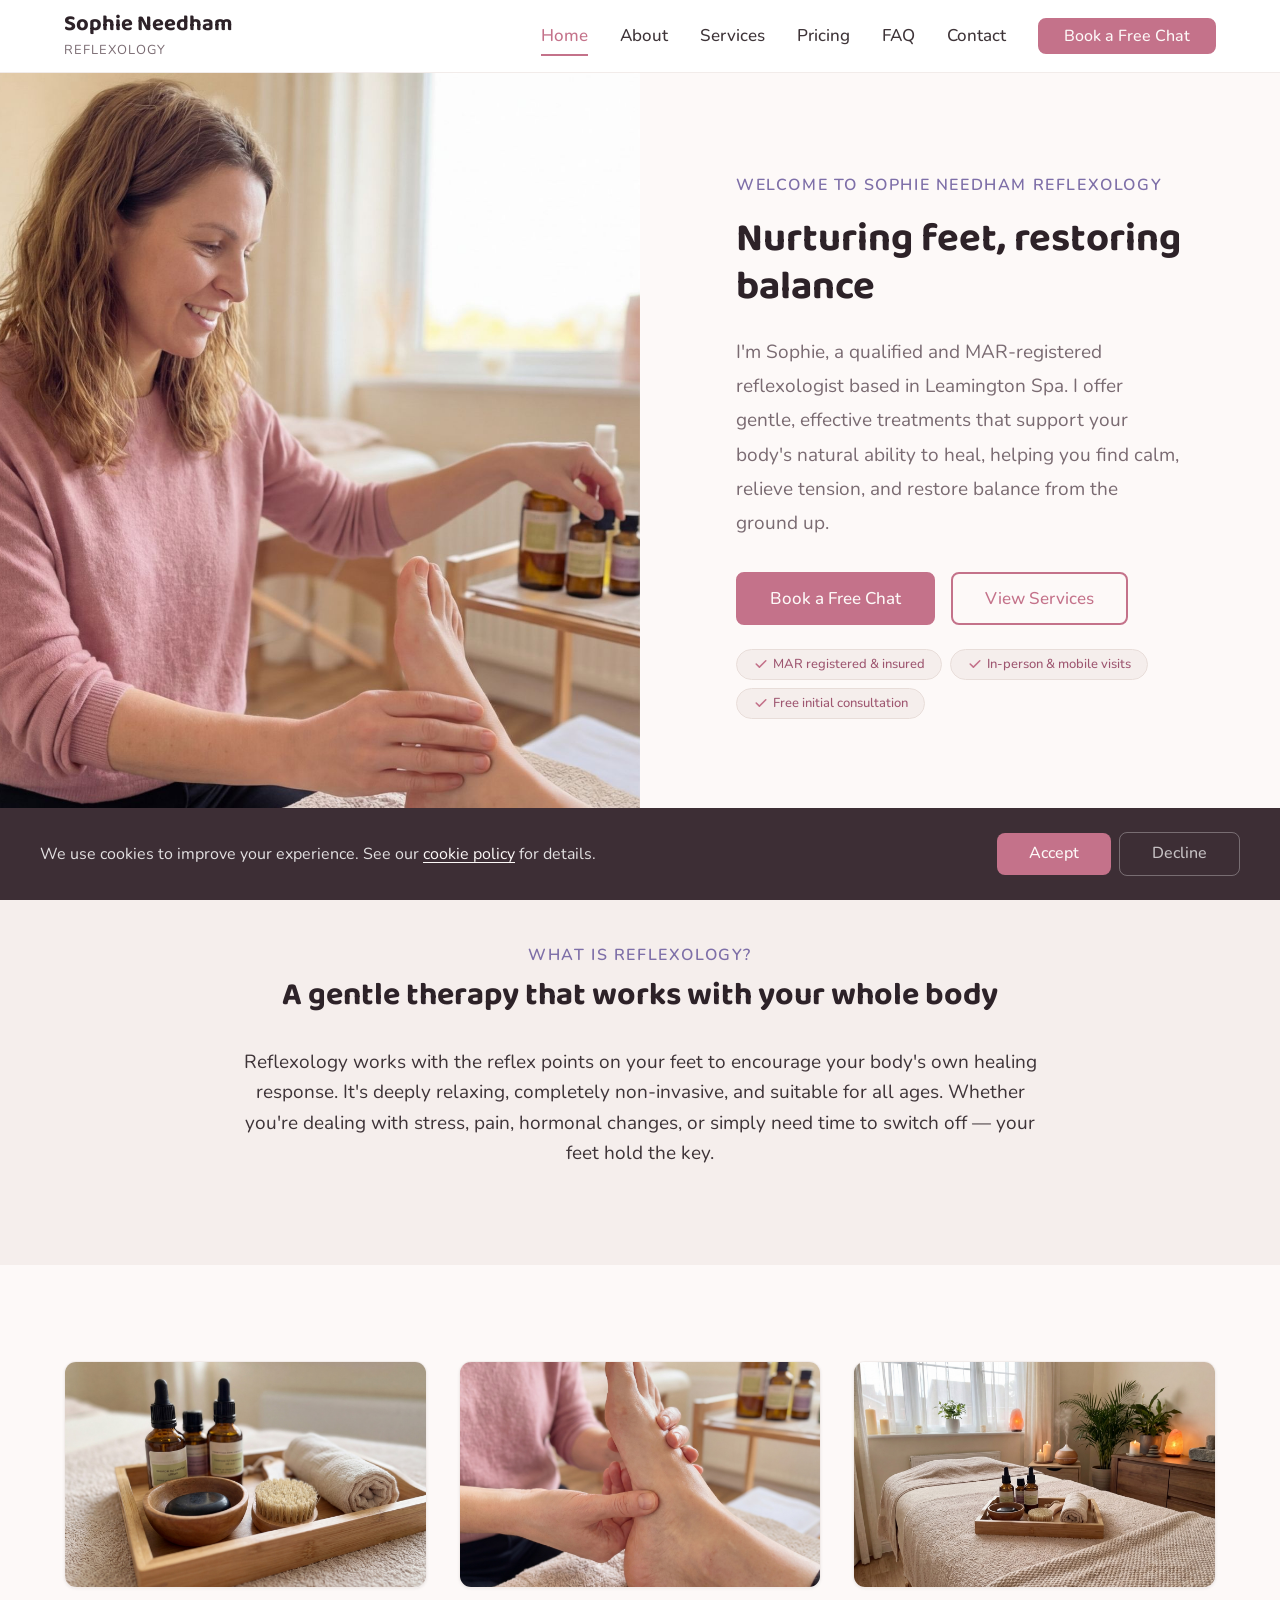
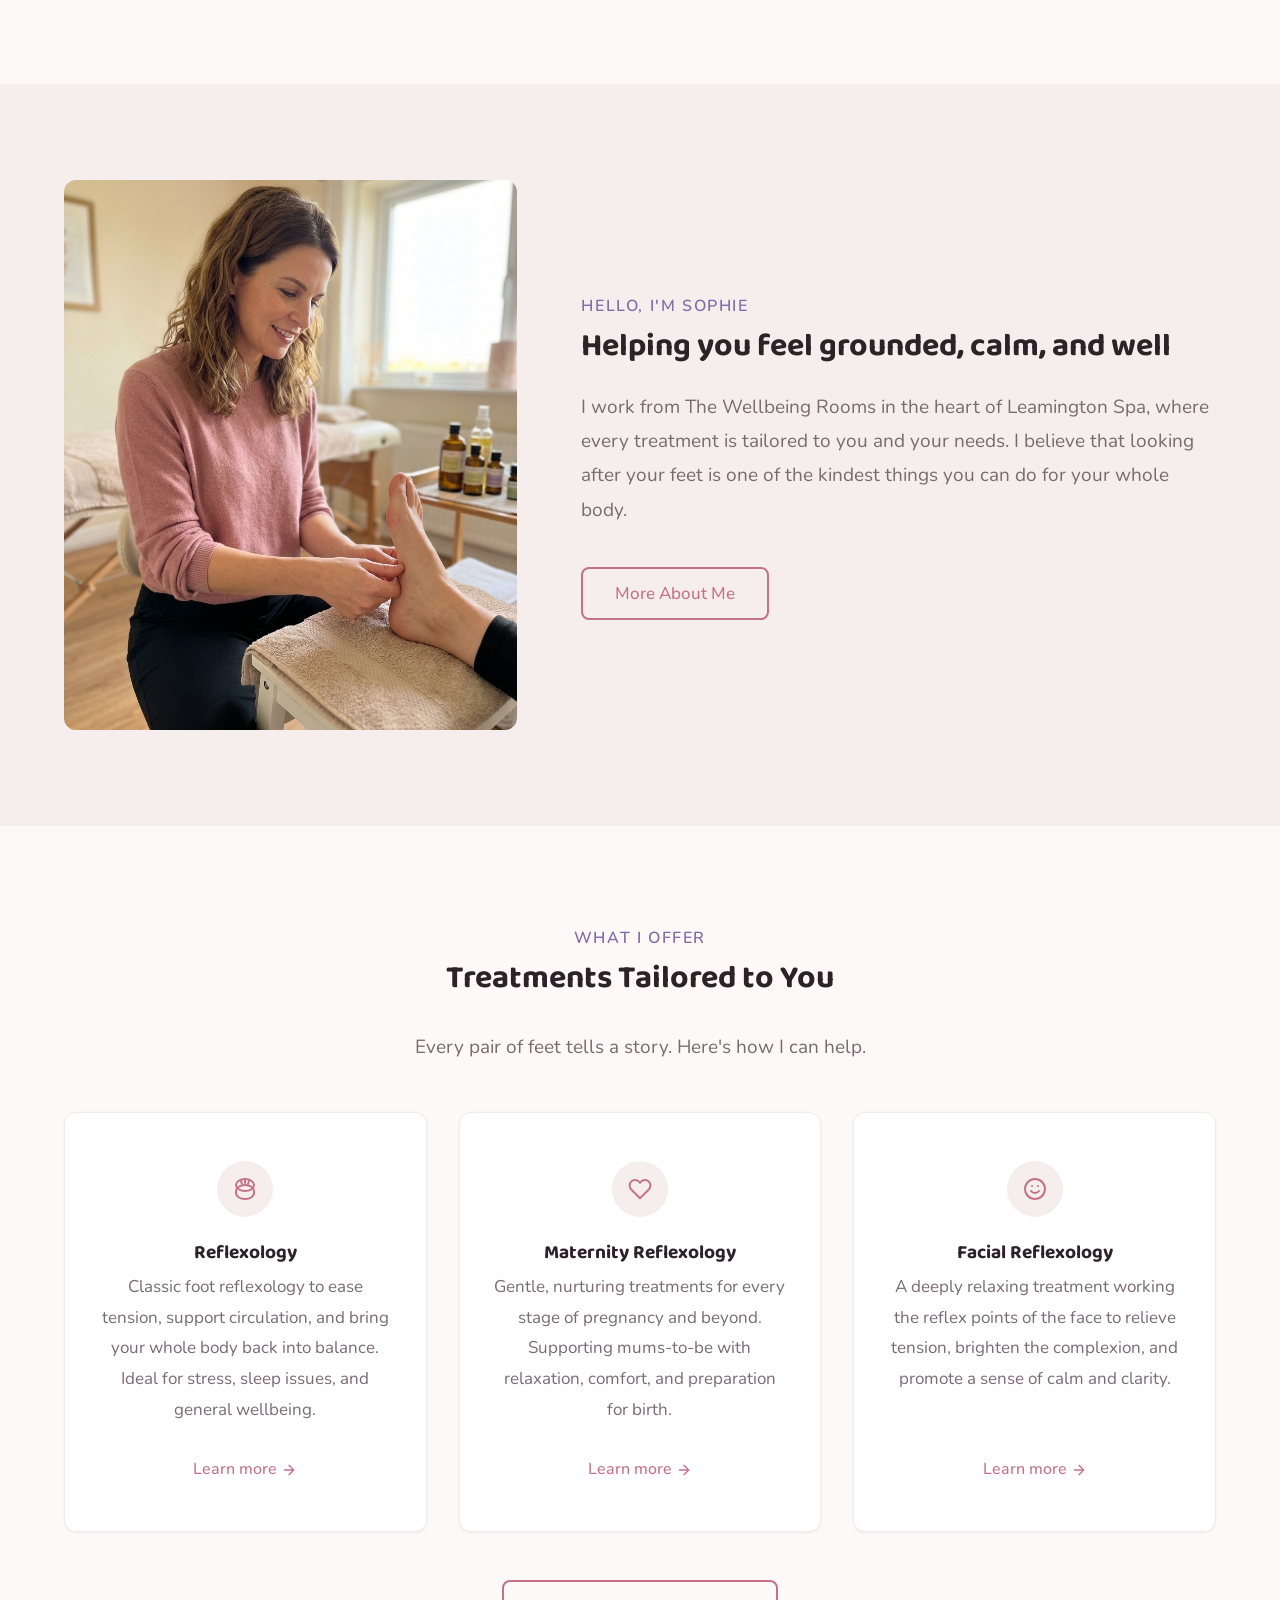
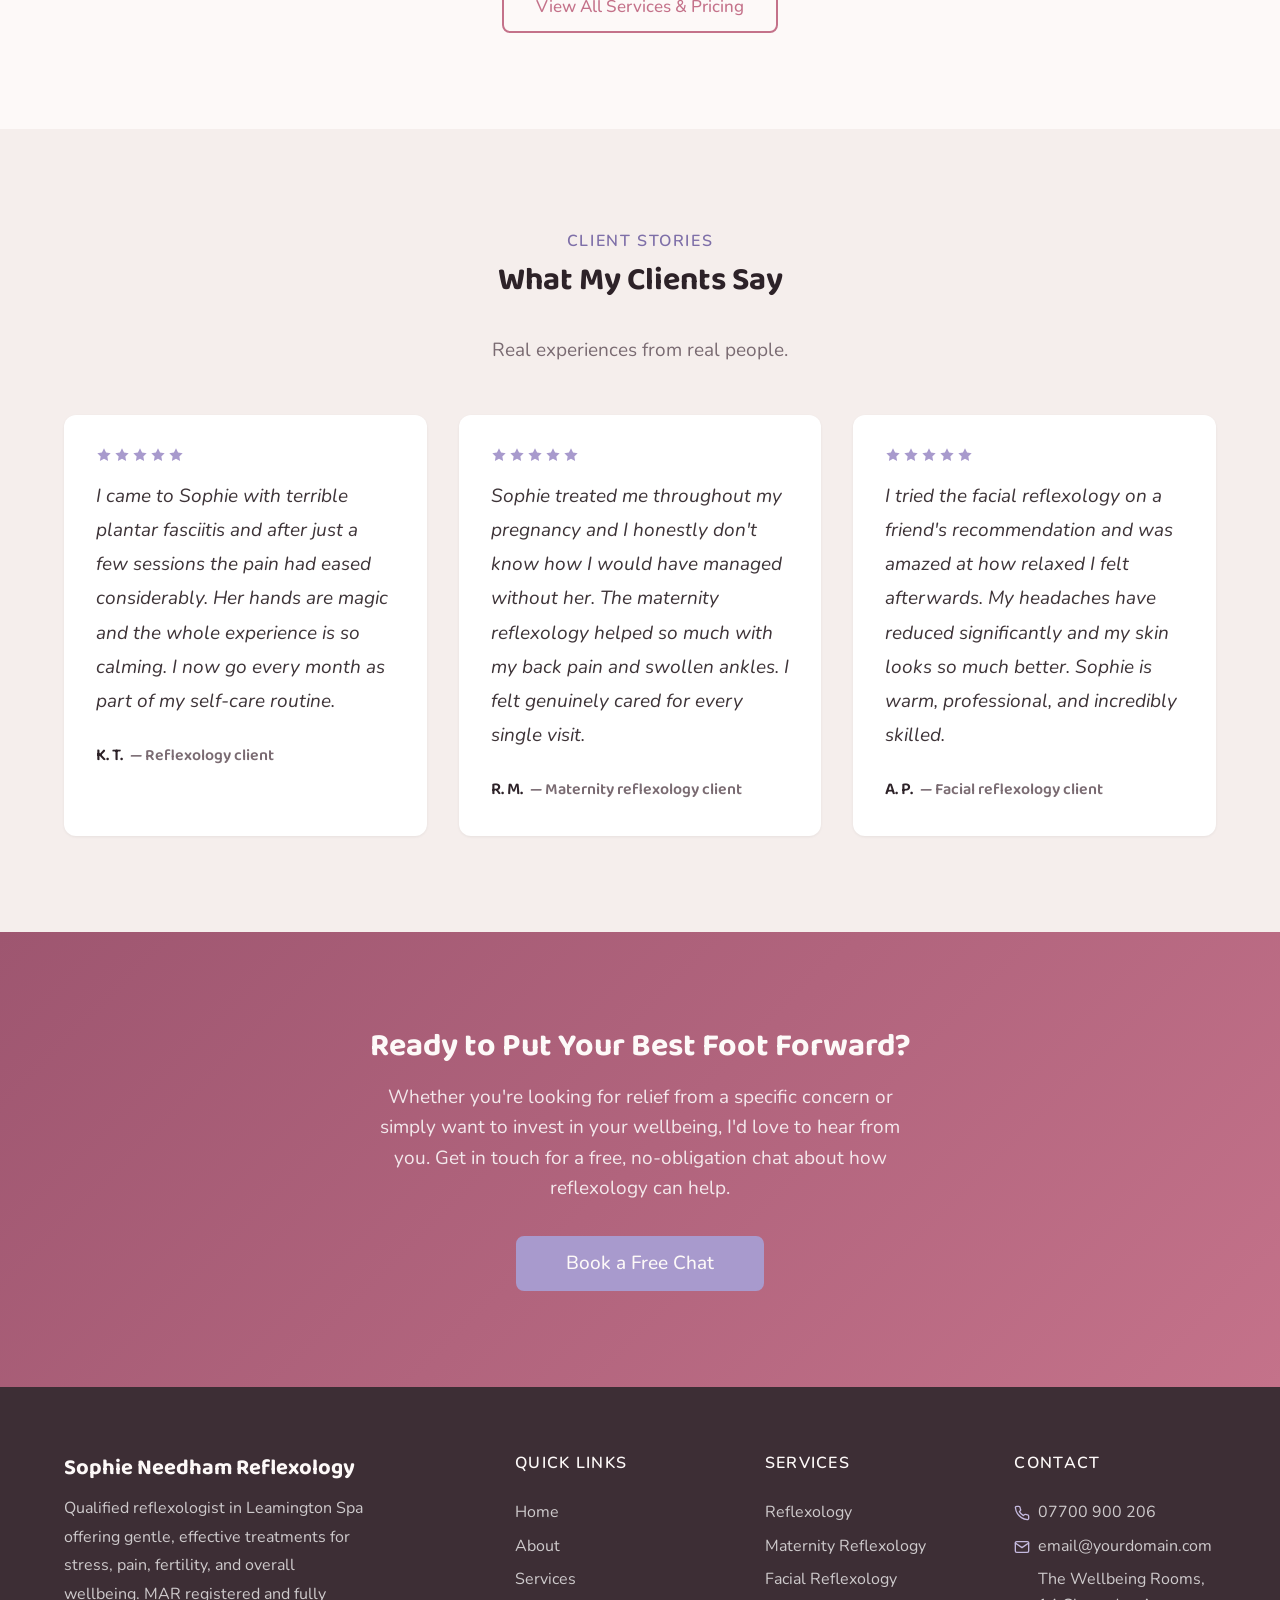
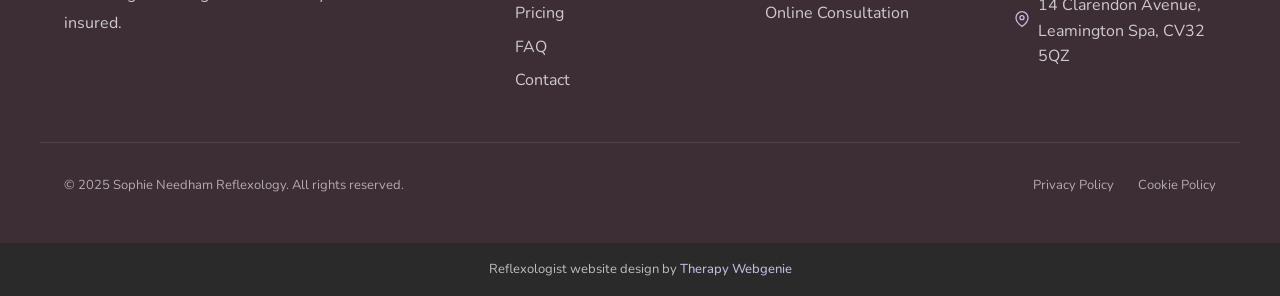
<file: index.html>
<!DOCTYPE html>
<html lang="en">
<head>
  <meta charset="UTF-8">
  <meta name="viewport" content="width=device-width, initial-scale=1.0">
  <meta name="description" content="Sophie Needham Reflexology — qualified reflexologist in Leamington Spa offering reflexology, maternity reflexology, and facial reflexology. MAR registered and fully insured. Book a free chat today.">
  <meta name="author" content="Sophie Needham Reflexology">
  <title>Sophie Needham Reflexology — Nurturing Feet, Restoring Balance</title>

  <link rel="canonical" href="https://trulyempoweredcode.github.io/demo-reflexologist/">

  <meta property="og:type" content="website">
  <meta property="og:url" content="https://trulyempoweredcode.github.io/demo-reflexologist/">
  <meta property="og:title" content="Sophie Needham Reflexology — Nurturing Feet, Restoring Balance">
  <meta property="og:description" content="Qualified reflexologist in Leamington Spa offering reflexology, maternity reflexology, and facial reflexology. MAR registered and fully insured.">
  <meta property="og:image" content="https://trulyempoweredcode.github.io/demo-reflexologist/images/hero-bg.jpg">

  <meta name="twitter:card" content="summary_large_image">
  <meta name="twitter:title" content="Sophie Needham Reflexology — Nurturing Feet, Restoring Balance">
  <meta name="twitter:description" content="Qualified reflexologist in Leamington Spa offering reflexology, maternity reflexology, and facial reflexology. MAR registered and fully insured.">
  <meta name="twitter:image" content="https://trulyempoweredcode.github.io/demo-reflexologist/images/hero-bg.jpg">

  <link rel="preconnect" href="https://fonts.googleapis.com">
  <link rel="preconnect" href="https://fonts.gstatic.com" crossorigin>

  <link rel="stylesheet" href="css/base.css">
  <link rel="stylesheet" href="css/components.css">
  <link rel="stylesheet" href="css/theme.css">
  <!-- PROFILE:schema -->
  <script type="application/ld+json">
  {
    "@context": "https://schema.org",
    "@type": "LocalBusiness",
    "name": "Sophie Needham Reflexology",
    "description": "Qualified reflexologist in Leamington Spa offering reflexology, maternity reflexology, and facial reflexology. MAR registered and fully insured.",
    "url": "https://trulyempoweredcode.github.io/demo-reflexologist",
    "telephone": "07700 900 206",
    "email": "email@yourdomain.com",
    "address": {
      "@type": "PostalAddress",
      "streetAddress": "The Wellbeing Rooms, 14 Clarendon Avenue",
      "addressLocality": "Leamington Spa",
      "postalCode": "CV32 5QZ",
      "addressCountry": "GB"
    },
    "openingHours": [
      "Mo-Fr 09:00-18:00",
      "Sa 09:00-13:00"
    ],
    "image": "https://trulyempoweredcode.github.io/demo-reflexologist/images/hero-bg.jpg",
    "priceRange": "££"
  }
  </script>
  <!-- /PROFILE:schema -->
</head>
<body>

  <a href="#main" class="skip-link">Skip to main content</a>

  <!-- SECTION: nav -->
  <nav class="nav" role="navigation" aria-label="Main navigation">
    <div class="container nav__inner">
      <a href="index.html" class="nav__brand">
        <!-- PROFILE:logo --><!-- /PROFILE:logo -->
        <span class="nav__name"><!-- PROFILE:site_title -->Sophie Needham<!-- /PROFILE:site_title --></span>
        <span class="nav__title"><!-- PROFILE:site_slogan -->Reflexology<!-- /PROFILE:site_slogan --></span>
      </a>
      <div class="nav__links">
        <a href="index.html" class="nav__link nav__link--active">Home</a>
        <a href="about.html" class="nav__link">About</a>
        <a href="services.html" class="nav__link">Services</a>
        <a href="pricing.html" class="nav__link">Pricing</a>
        <a href="faq.html" class="nav__link">FAQ</a>
        <a href="contact.html" class="nav__link">Contact</a>
        <a href="contact.html" class="btn btn--primary nav__cta">Book a Free Chat</a>
      </div>
      <button class="nav__toggle" aria-label="Toggle menu" aria-expanded="false" aria-controls="mobile-menu">
        <span class="nav__toggle-bar"></span>
        <span class="nav__toggle-bar"></span>
        <span class="nav__toggle-bar"></span>
      </button>
    </div>
    <div class="nav__mobile" id="mobile-menu" role="menu">
      <a href="index.html" class="nav__link nav__link--active" role="menuitem">Home</a>
      <a href="about.html" class="nav__link" role="menuitem">About</a>
      <a href="services.html" class="nav__link" role="menuitem">Services</a>
      <a href="pricing.html" class="nav__link" role="menuitem">Pricing</a>
      <a href="faq.html" class="nav__link" role="menuitem">FAQ</a>
      <a href="contact.html" class="nav__link" role="menuitem">Contact</a>
      <a href="contact.html" class="btn btn--primary" role="menuitem">Book a Free Chat</a>
    </div>
  </nav>
  <!-- /SECTION: nav -->

  <!-- Compact scroll header -->
  <div class="nav-scroll" aria-hidden="true">
    <div class="container nav-scroll__inner">
      <div class="nav-scroll__brand">
        <span class="nav-scroll__name"><!-- PROFILE:site_title -->Sophie Needham<!-- /PROFILE:site_title --></span>
        <span class="nav-scroll__title"><!-- PROFILE:site_slogan -->Reflexology<!-- /PROFILE:site_slogan --></span>
      </div>
      <div class="nav-scroll__right">
        <a href="tel:07700900206" class="nav-scroll__phone">
          <svg xmlns="http://www.w3.org/2000/svg" viewBox="0 0 24 24" fill="none" stroke="currentColor" stroke-width="2" stroke-linecap="round" stroke-linejoin="round"><path d="M22 16.92v3a2 2 0 0 1-2.18 2 19.79 19.79 0 0 1-8.63-3.07 19.5 19.5 0 0 1-6-6 19.79 19.79 0 0 1-3.07-8.67A2 2 0 0 1 4.11 2h3a2 2 0 0 1 2 1.72c.127.96.361 1.903.7 2.81a2 2 0 0 1-.45 2.11L8.09 9.91a16 16 0 0 0 6 6l1.27-1.27a2 2 0 0 1 2.11-.45c.907.339 1.85.573 2.81.7A2 2 0 0 1 22 16.92z"></path></svg>
          07700 900 206
        </a>
        <a href="tel:07700900206" class="nav-scroll__phone-icon" aria-label="Call us">
          <svg xmlns="http://www.w3.org/2000/svg" viewBox="0 0 24 24" fill="none" stroke="currentColor" stroke-width="2" stroke-linecap="round" stroke-linejoin="round"><path d="M22 16.92v3a2 2 0 0 1-2.18 2 19.79 19.79 0 0 1-8.63-3.07 19.5 19.5 0 0 1-6-6 19.79 19.79 0 0 1-3.07-8.67A2 2 0 0 1 4.11 2h3a2 2 0 0 1 2 1.72c.127.96.361 1.903.7 2.81a2 2 0 0 1-.45 2.11L8.09 9.91a16 16 0 0 0 6 6l1.27-1.27a2 2 0 0 1 2.11-.45c.907.339 1.85.573 2.81.7A2 2 0 0 1 22 16.92z"></path></svg>
        </a>
        <button class="nav-scroll__toggle" aria-label="Toggle menu">
          <span class="nav-scroll__toggle-bar"></span>
          <span class="nav-scroll__toggle-bar"></span>
          <span class="nav-scroll__toggle-bar"></span>
        </button>
      </div>
    </div>
  </div>

  <main id="main">

    <!-- SECTION: hero -->
    <section class="hero hero--half">
      <div class="container hero__inner">
        <div class="hero__image-wrap" style="background-image: url('images/hero-bg.jpg');" role="img" aria-label="Sophie Needham performing a reflexology treatment">
        </div>
        <div class="hero__content">
          <span class="hero__label">Welcome to Sophie Needham Reflexology</span>
          <h1 class="hero__heading">Nurturing feet, restoring balance</h1>
          <p class="hero__text">I'm Sophie, a qualified and MAR-registered reflexologist based in Leamington Spa. I offer gentle, effective treatments that support your body's natural ability to heal, helping you find calm, relieve tension, and restore balance from the ground up.</p>
          <div class="hero__actions">
            <a href="contact.html" class="btn btn--primary">Book a Free Chat</a>
            <a href="services.html" class="btn btn--secondary">View Services</a>
          </div>
          <ul class="hero__ticks">
            <li><svg xmlns="http://www.w3.org/2000/svg" viewBox="0 0 20 20" fill="currentColor"><path fill-rule="evenodd" d="M16.707 5.293a1 1 0 010 1.414l-8 8a1 1 0 01-1.414 0l-4-4a1 1 0 011.414-1.414L8 12.586l7.293-7.293a1 1 0 011.414 0z" clip-rule="evenodd"/></svg> MAR registered &amp; insured</li>
            <li><svg xmlns="http://www.w3.org/2000/svg" viewBox="0 0 20 20" fill="currentColor"><path fill-rule="evenodd" d="M16.707 5.293a1 1 0 010 1.414l-8 8a1 1 0 01-1.414 0l-4-4a1 1 0 011.414-1.414L8 12.586l7.293-7.293a1 1 0 011.414 0z" clip-rule="evenodd"/></svg> In-person &amp; mobile visits</li>
            <li><svg xmlns="http://www.w3.org/2000/svg" viewBox="0 0 20 20" fill="currentColor"><path fill-rule="evenodd" d="M16.707 5.293a1 1 0 010 1.414l-8 8a1 1 0 01-1.414 0l-4-4a1 1 0 011.414-1.414L8 12.586l7.293-7.293a1 1 0 011.414 0z" clip-rule="evenodd"/></svg> Free initial consultation</li>
          </ul>
        </div>
      </div>
    </section>
    <!-- /SECTION: hero -->

    <!-- SECTION: text-banner -->
    <section class="section section--alt">
      <div class="container text-center">
        <span class="section-label">What is Reflexology?</span>
        <h2>A gentle therapy that works with your whole body</h2>
        <p class="text-block text-block--center">Reflexology works with the reflex points on your feet to encourage your body's own healing response. It's deeply relaxing, completely non-invasive, and suitable for all ages. Whether you're dealing with stress, pain, hormonal changes, or simply need time to switch off — your feet hold the key.</p>
      </div>
    </section>
    <!-- /SECTION: text-banner -->

    <!-- SECTION: image-grid -->
    <section class="section reveal">
      <div class="container grid grid--3">
        <div class="image-card">
          <img src="images/grid-1.jpg" alt="Close-up of a reflexology foot treatment" class="image-card__image" width="800" height="600" loading="lazy">
        </div>
        <div class="image-card">
          <img src="images/grid-2.jpg" alt="Essential oils and treatment tools" class="image-card__image" width="800" height="600" loading="lazy">
        </div>
        <div class="image-card">
          <img src="images/grid-3.jpg" alt="Relaxing treatment room environment" class="image-card__image" width="800" height="600" loading="lazy">
        </div>
      </div>
    </section>
    <!-- /SECTION: image-grid -->

    <!-- SECTION: intro -->
    <section class="section section--alt reveal">
      <div class="container intro__inner">
        <div class="intro__image-wrap" style="background-image: url('images/home-portrait.jpg');" role="img" aria-label="Sophie Needham, reflexologist at Sophie Needham Reflexology">
        </div>
        <div class="intro__text">
          <span class="section-label">Hello, I'm Sophie</span>
          <h2>Helping you feel grounded, calm, and well</h2>
          <p>I work from The Wellbeing Rooms in the heart of Leamington Spa, where every treatment is tailored to you and your needs. I believe that looking after your feet is one of the kindest things you can do for your whole body.</p>
          <a href="about.html" class="btn btn--secondary">More About Me</a>
        </div>
      </div>
    </section>
    <!-- /SECTION: intro -->

    <!-- SECTION: services-overview -->
    <section class="section">
      <div class="container text-center">
        <span class="section-label">What I Offer</span>
        <h2>Treatments Tailored to You</h2>
        <p class="section-subtitle">Every pair of feet tells a story. Here's how I can help.</p>
      </div>
      <div class="container grid grid--3">
        <a href="services.html#service-reflexology" class="card card--service">
          <div class="card__icon">
            <svg xmlns="http://www.w3.org/2000/svg" viewBox="0 0 24 24" fill="none" stroke="currentColor" stroke-width="2" stroke-linecap="round" stroke-linejoin="round"><path d="M12 22c-4.97 0-9-2.69-9-6v-2c0-3.31 4.03-6 9-6s9 2.69 9 6v2c0 3.31-4.03 6-9 6z"></path><ellipse cx="12" cy="8" rx="9" ry="6"></ellipse><path d="M12 2v4"></path><path d="M8 4l1 3"></path><path d="M16 4l-1 3"></path></svg>
          </div>
          <h3 class="card__title">Reflexology</h3>
          <p class="card__text">Classic foot reflexology to ease tension, support circulation, and bring your whole body back into balance. Ideal for stress, sleep issues, and general wellbeing.</p>
          <span class="card__link">
            Learn more
            <svg xmlns="http://www.w3.org/2000/svg" viewBox="0 0 24 24" fill="none" stroke="currentColor" stroke-width="2" stroke-linecap="round" stroke-linejoin="round"><line x1="5" y1="12" x2="19" y2="12"></line><polyline points="12 5 19 12 12 19"></polyline></svg>
          </span>
        </a>
        <a href="services.html#service-maternity" class="card card--service">
          <div class="card__icon">
            <svg xmlns="http://www.w3.org/2000/svg" viewBox="0 0 24 24" fill="none" stroke="currentColor" stroke-width="2" stroke-linecap="round" stroke-linejoin="round"><path d="M20.84 4.61a5.5 5.5 0 0 0-7.78 0L12 5.67l-1.06-1.06a5.5 5.5 0 0 0-7.78 7.78l1.06 1.06L12 21.23l7.78-7.78 1.06-1.06a5.5 5.5 0 0 0 0-7.78z"></path></svg>
          </div>
          <h3 class="card__title">Maternity Reflexology</h3>
          <p class="card__text">Gentle, nurturing treatments for every stage of pregnancy and beyond. Supporting mums-to-be with relaxation, comfort, and preparation for birth.</p>
          <span class="card__link">
            Learn more
            <svg xmlns="http://www.w3.org/2000/svg" viewBox="0 0 24 24" fill="none" stroke="currentColor" stroke-width="2" stroke-linecap="round" stroke-linejoin="round"><line x1="5" y1="12" x2="19" y2="12"></line><polyline points="12 5 19 12 12 19"></polyline></svg>
          </span>
        </a>
        <a href="services.html#service-facial" class="card card--service">
          <div class="card__icon">
            <svg xmlns="http://www.w3.org/2000/svg" viewBox="0 0 24 24" fill="none" stroke="currentColor" stroke-width="2" stroke-linecap="round" stroke-linejoin="round"><circle cx="12" cy="12" r="10"></circle><path d="M8 14s1.5 2 4 2 4-2 4-2"></path><line x1="9" y1="9" x2="9.01" y2="9"></line><line x1="15" y1="9" x2="15.01" y2="9"></line></svg>
          </div>
          <h3 class="card__title">Facial Reflexology</h3>
          <p class="card__text">A deeply relaxing treatment working the reflex points of the face to relieve tension, brighten the complexion, and promote a sense of calm and clarity.</p>
          <span class="card__link">
            Learn more
            <svg xmlns="http://www.w3.org/2000/svg" viewBox="0 0 24 24" fill="none" stroke="currentColor" stroke-width="2" stroke-linecap="round" stroke-linejoin="round"><line x1="5" y1="12" x2="19" y2="12"></line><polyline points="12 5 19 12 12 19"></polyline></svg>
          </span>
        </a>
      </div>
      <div class="container text-center section-footer">
        <a href="services.html" class="btn btn--secondary">View All Services &amp; Pricing</a>
      </div>
    </section>
    <!-- /SECTION: services-overview -->

    <!-- SECTION: testimonials -->
    <section class="section section--alt">
      <div class="container text-center">
        <span class="section-label">Client Stories</span>
        <h2>What My Clients Say</h2>
        <p class="section-subtitle">Real experiences from real people.</p>
      </div>
      <div class="container grid grid--3">
        <div class="testimonial testimonial--card">
          <div class="testimonial__stars">
            <svg viewBox="0 0 24 24"><path d="M12 2l3.09 6.26L22 9.27l-5 4.87 1.18 6.88L12 17.77l-6.18 3.25L7 14.14 2 9.27l6.91-1.01L12 2z"/></svg>
            <svg viewBox="0 0 24 24"><path d="M12 2l3.09 6.26L22 9.27l-5 4.87 1.18 6.88L12 17.77l-6.18 3.25L7 14.14 2 9.27l6.91-1.01L12 2z"/></svg>
            <svg viewBox="0 0 24 24"><path d="M12 2l3.09 6.26L22 9.27l-5 4.87 1.18 6.88L12 17.77l-6.18 3.25L7 14.14 2 9.27l6.91-1.01L12 2z"/></svg>
            <svg viewBox="0 0 24 24"><path d="M12 2l3.09 6.26L22 9.27l-5 4.87 1.18 6.88L12 17.77l-6.18 3.25L7 14.14 2 9.27l6.91-1.01L12 2z"/></svg>
            <svg viewBox="0 0 24 24"><path d="M12 2l3.09 6.26L22 9.27l-5 4.87 1.18 6.88L12 17.77l-6.18 3.25L7 14.14 2 9.27l6.91-1.01L12 2z"/></svg>
          </div>
          <p class="testimonial__quote">I came to Sophie with terrible plantar fasciitis and after just a few sessions the pain had eased considerably. Her hands are magic and the whole experience is so calming. I now go every month as part of my self-care routine.</p>
          <p class="testimonial__author">K. T. <span class="testimonial__detail" style="display:inline; margin-left: 0.25em;">&mdash; Reflexology client</span></p>
        </div>
        <div class="testimonial testimonial--card">
          <div class="testimonial__stars">
            <svg viewBox="0 0 24 24"><path d="M12 2l3.09 6.26L22 9.27l-5 4.87 1.18 6.88L12 17.77l-6.18 3.25L7 14.14 2 9.27l6.91-1.01L12 2z"/></svg>
            <svg viewBox="0 0 24 24"><path d="M12 2l3.09 6.26L22 9.27l-5 4.87 1.18 6.88L12 17.77l-6.18 3.25L7 14.14 2 9.27l6.91-1.01L12 2z"/></svg>
            <svg viewBox="0 0 24 24"><path d="M12 2l3.09 6.26L22 9.27l-5 4.87 1.18 6.88L12 17.77l-6.18 3.25L7 14.14 2 9.27l6.91-1.01L12 2z"/></svg>
            <svg viewBox="0 0 24 24"><path d="M12 2l3.09 6.26L22 9.27l-5 4.87 1.18 6.88L12 17.77l-6.18 3.25L7 14.14 2 9.27l6.91-1.01L12 2z"/></svg>
            <svg viewBox="0 0 24 24"><path d="M12 2l3.09 6.26L22 9.27l-5 4.87 1.18 6.88L12 17.77l-6.18 3.25L7 14.14 2 9.27l6.91-1.01L12 2z"/></svg>
          </div>
          <p class="testimonial__quote">Sophie treated me throughout my pregnancy and I honestly don't know how I would have managed without her. The maternity reflexology helped so much with my back pain and swollen ankles. I felt genuinely cared for every single visit.</p>
          <p class="testimonial__author">R. M. <span class="testimonial__detail" style="display:inline; margin-left: 0.25em;">&mdash; Maternity reflexology client</span></p>
        </div>
        <div class="testimonial testimonial--card">
          <div class="testimonial__stars">
            <svg viewBox="0 0 24 24"><path d="M12 2l3.09 6.26L22 9.27l-5 4.87 1.18 6.88L12 17.77l-6.18 3.25L7 14.14 2 9.27l6.91-1.01L12 2z"/></svg>
            <svg viewBox="0 0 24 24"><path d="M12 2l3.09 6.26L22 9.27l-5 4.87 1.18 6.88L12 17.77l-6.18 3.25L7 14.14 2 9.27l6.91-1.01L12 2z"/></svg>
            <svg viewBox="0 0 24 24"><path d="M12 2l3.09 6.26L22 9.27l-5 4.87 1.18 6.88L12 17.77l-6.18 3.25L7 14.14 2 9.27l6.91-1.01L12 2z"/></svg>
            <svg viewBox="0 0 24 24"><path d="M12 2l3.09 6.26L22 9.27l-5 4.87 1.18 6.88L12 17.77l-6.18 3.25L7 14.14 2 9.27l6.91-1.01L12 2z"/></svg>
            <svg viewBox="0 0 24 24"><path d="M12 2l3.09 6.26L22 9.27l-5 4.87 1.18 6.88L12 17.77l-6.18 3.25L7 14.14 2 9.27l6.91-1.01L12 2z"/></svg>
          </div>
          <p class="testimonial__quote">I tried the facial reflexology on a friend's recommendation and was amazed at how relaxed I felt afterwards. My headaches have reduced significantly and my skin looks so much better. Sophie is warm, professional, and incredibly skilled.</p>
          <p class="testimonial__author">A. P. <span class="testimonial__detail" style="display:inline; margin-left: 0.25em;">&mdash; Facial reflexology client</span></p>
        </div>
      </div>
    </section>
    <!-- /SECTION: testimonials -->

    <!-- SECTION: cta -->
    <section class="section cta-banner">
      <div class="container text-center">
        <h2>Ready to Put Your Best Foot Forward?</h2>
        <p>Whether you're looking for relief from a specific concern or simply want to invest in your wellbeing, I'd love to hear from you. Get in touch for a free, no-obligation chat about how reflexology can help.</p>
        <a href="contact.html" class="btn btn--accent">Book a Free Chat</a>
      </div>
    </section>
    <!-- /SECTION: cta -->

  </main>

  <!-- SECTION: footer -->
  <footer class="footer">
    <div class="container footer__inner">
      <div class="footer__brand">
        <p class="footer__brand-name">Sophie Needham Reflexology</p>
        <p class="footer__brand-text">Qualified reflexologist in Leamington Spa offering gentle, effective treatments for stress, pain, fertility, and overall wellbeing. MAR registered and fully insured.</p>
      </div>
      <div class="footer__col">
        <p class="footer__heading">Quick Links</p>
        <div class="footer__links">
          <a href="index.html" class="footer__link">Home</a>
          <a href="about.html" class="footer__link">About</a>
          <a href="services.html" class="footer__link">Services</a>
          <a href="pricing.html" class="footer__link">Pricing</a>
          <a href="faq.html" class="footer__link">FAQ</a>
          <a href="contact.html" class="footer__link">Contact</a>
        </div>
      </div>
      <div class="footer__col">
        <p class="footer__heading">Services</p>
        <div class="footer__links">
          <a href="services.html#service-reflexology" class="footer__link">Reflexology</a>
          <a href="services.html#service-maternity" class="footer__link">Maternity Reflexology</a>
          <a href="services.html#service-facial" class="footer__link">Facial Reflexology</a>
          <a href="contact.html" class="footer__link">Online Consultation</a>
        </div>
      </div>
      <div class="footer__col">
        <p class="footer__heading">Contact</p>
        <div class="footer__contact-item">
          <svg xmlns="http://www.w3.org/2000/svg" viewBox="0 0 24 24" fill="none" stroke="currentColor" stroke-width="2" stroke-linecap="round" stroke-linejoin="round"><path d="M22 16.92v3a2 2 0 0 1-2.18 2 19.79 19.79 0 0 1-8.63-3.07 19.5 19.5 0 0 1-6-6 19.79 19.79 0 0 1-3.07-8.67A2 2 0 0 1 4.11 2h3a2 2 0 0 1 2 1.72 12.84 12.84 0 0 0 .7 2.81 2 2 0 0 1-.45 2.11L8.09 9.91a16 16 0 0 0 6 6l1.27-1.27a2 2 0 0 1 2.11-.45 12.84 12.84 0 0 0 2.81.7A2 2 0 0 1 22 16.92z"></path></svg>
          <!-- PROFILE:phone_landline --><span>07700 900 206</span><!-- /PROFILE:phone_landline -->
        </div>
        <div class="footer__contact-item">
          <svg xmlns="http://www.w3.org/2000/svg" viewBox="0 0 24 24" fill="none" stroke="currentColor" stroke-width="2" stroke-linecap="round" stroke-linejoin="round"><path d="M4 4h16c1.1 0 2 .9 2 2v12c0 1.1-.9 2-2 2H4c-1.1 0-2-.9-2-2V6c0-1.1.9-2 2-2z"></path><polyline points="22,6 12,13 2,6"></polyline></svg>
          <!-- PROFILE:email --><a href="mailto:email@yourdomain.com">email@yourdomain.com</a><!-- /PROFILE:email -->
        </div>
        <div class="footer__contact-item">
          <svg xmlns="http://www.w3.org/2000/svg" viewBox="0 0 24 24" fill="none" stroke="currentColor" stroke-width="2" stroke-linecap="round" stroke-linejoin="round"><path d="M21 10c0 7-9 13-9 13s-9-6-9-13a9 9 0 0 1 18 0z"></path><circle cx="12" cy="10" r="3"></circle></svg>
          <!-- PROFILE:address --><span>The Wellbeing Rooms, 14 Clarendon Avenue, Leamington Spa, CV32 5QZ</span><!-- /PROFILE:address -->
        </div>
      </div>
    </div>
    <div class="container footer__bottom">
      <p class="footer__copyright">&copy; 2025 Sophie Needham Reflexology. All rights reserved.</p>
      <div class="footer__legal">
        <a href="privacy.html">Privacy Policy</a>
        <a href="cookies-policy.html">Cookie Policy</a>
      </div>
    </div>
  </footer>
  <!-- /SECTION: footer -->

  <div class="site-credit">
    <p>Reflexologist website design by <a href="https://www.therapywebgenie.com/websites-for-therapists/complementary-therapists/" target="_blank" rel="noopener nofollow">Therapy Webgenie</a></p>
  </div>

  <!-- Cookie Consent -->
  <div class="cookie-banner" role="dialog" aria-label="Cookie consent">
    <div class="cookie-banner__inner">
      <p class="cookie-banner__text">We use cookies to improve your experience. See our <a href="cookies-policy.html">cookie policy</a> for details.</p>
      <div class="cookie-banner__buttons"><button class="cookie-banner__accept">Accept</button><button class="cookie-banner__decline">Decline</button></div>
    </div>
  </div>

  <!-- Back to Top -->
  <button class="back-to-top" aria-label="Back to top">
    <svg xmlns="http://www.w3.org/2000/svg" viewBox="0 0 24 24" fill="none" stroke="currentColor" stroke-width="2" stroke-linecap="round" stroke-linejoin="round"><polyline points="18 15 12 9 6 15"></polyline></svg>
  </button>

  <script src="js/main.js"></script>
</body>
</html>
</file>
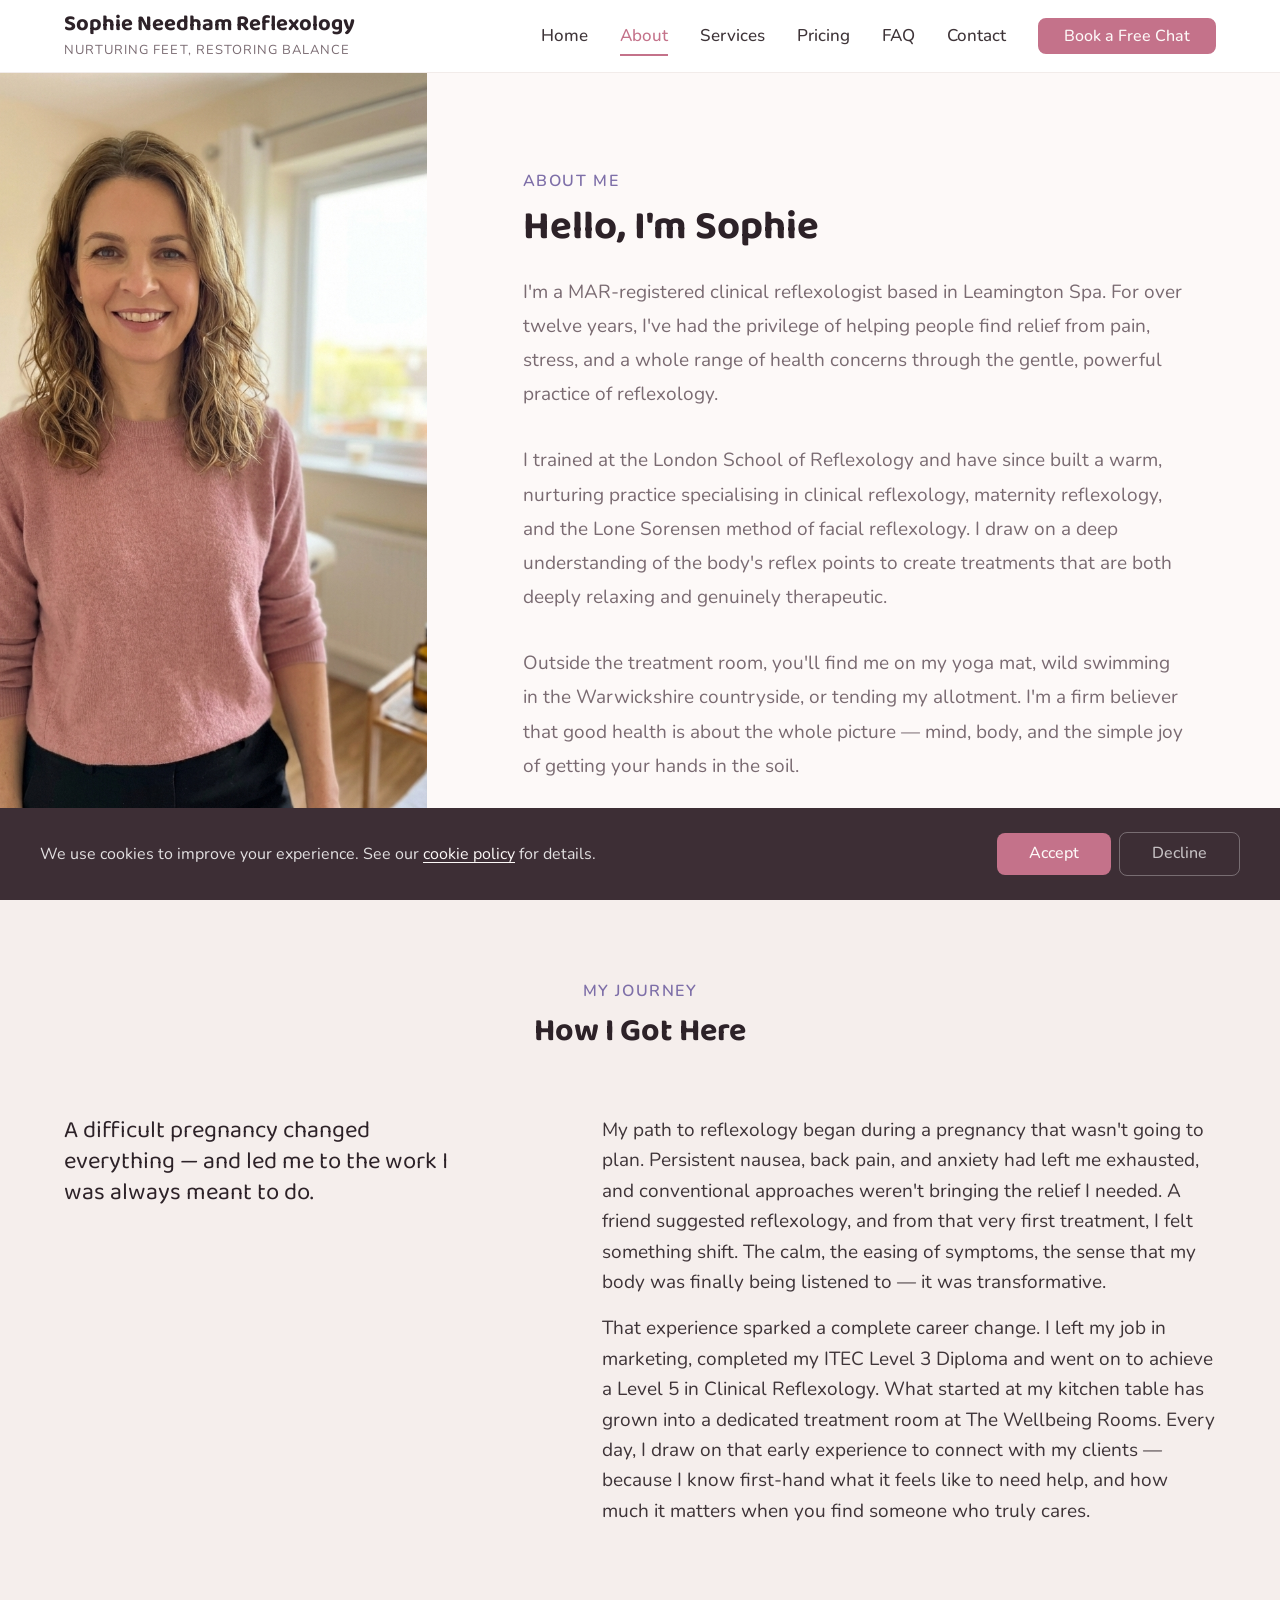
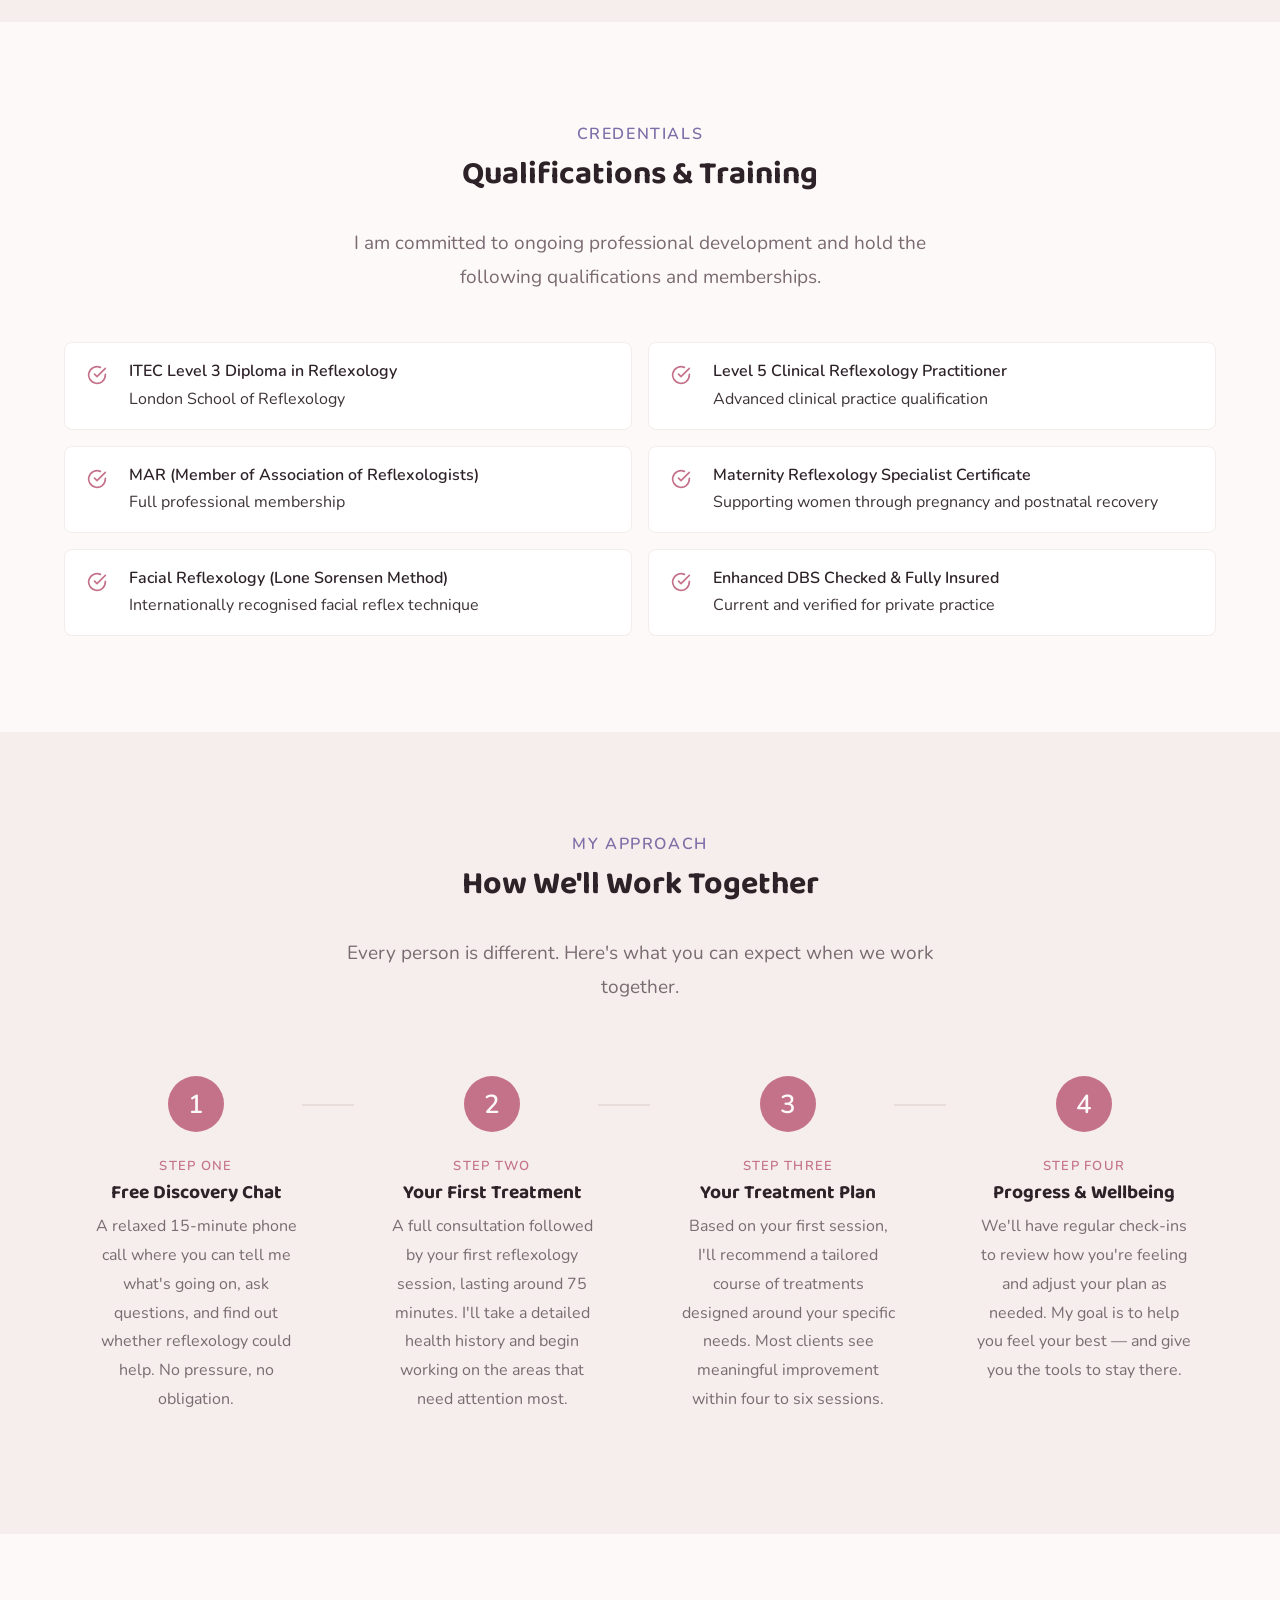
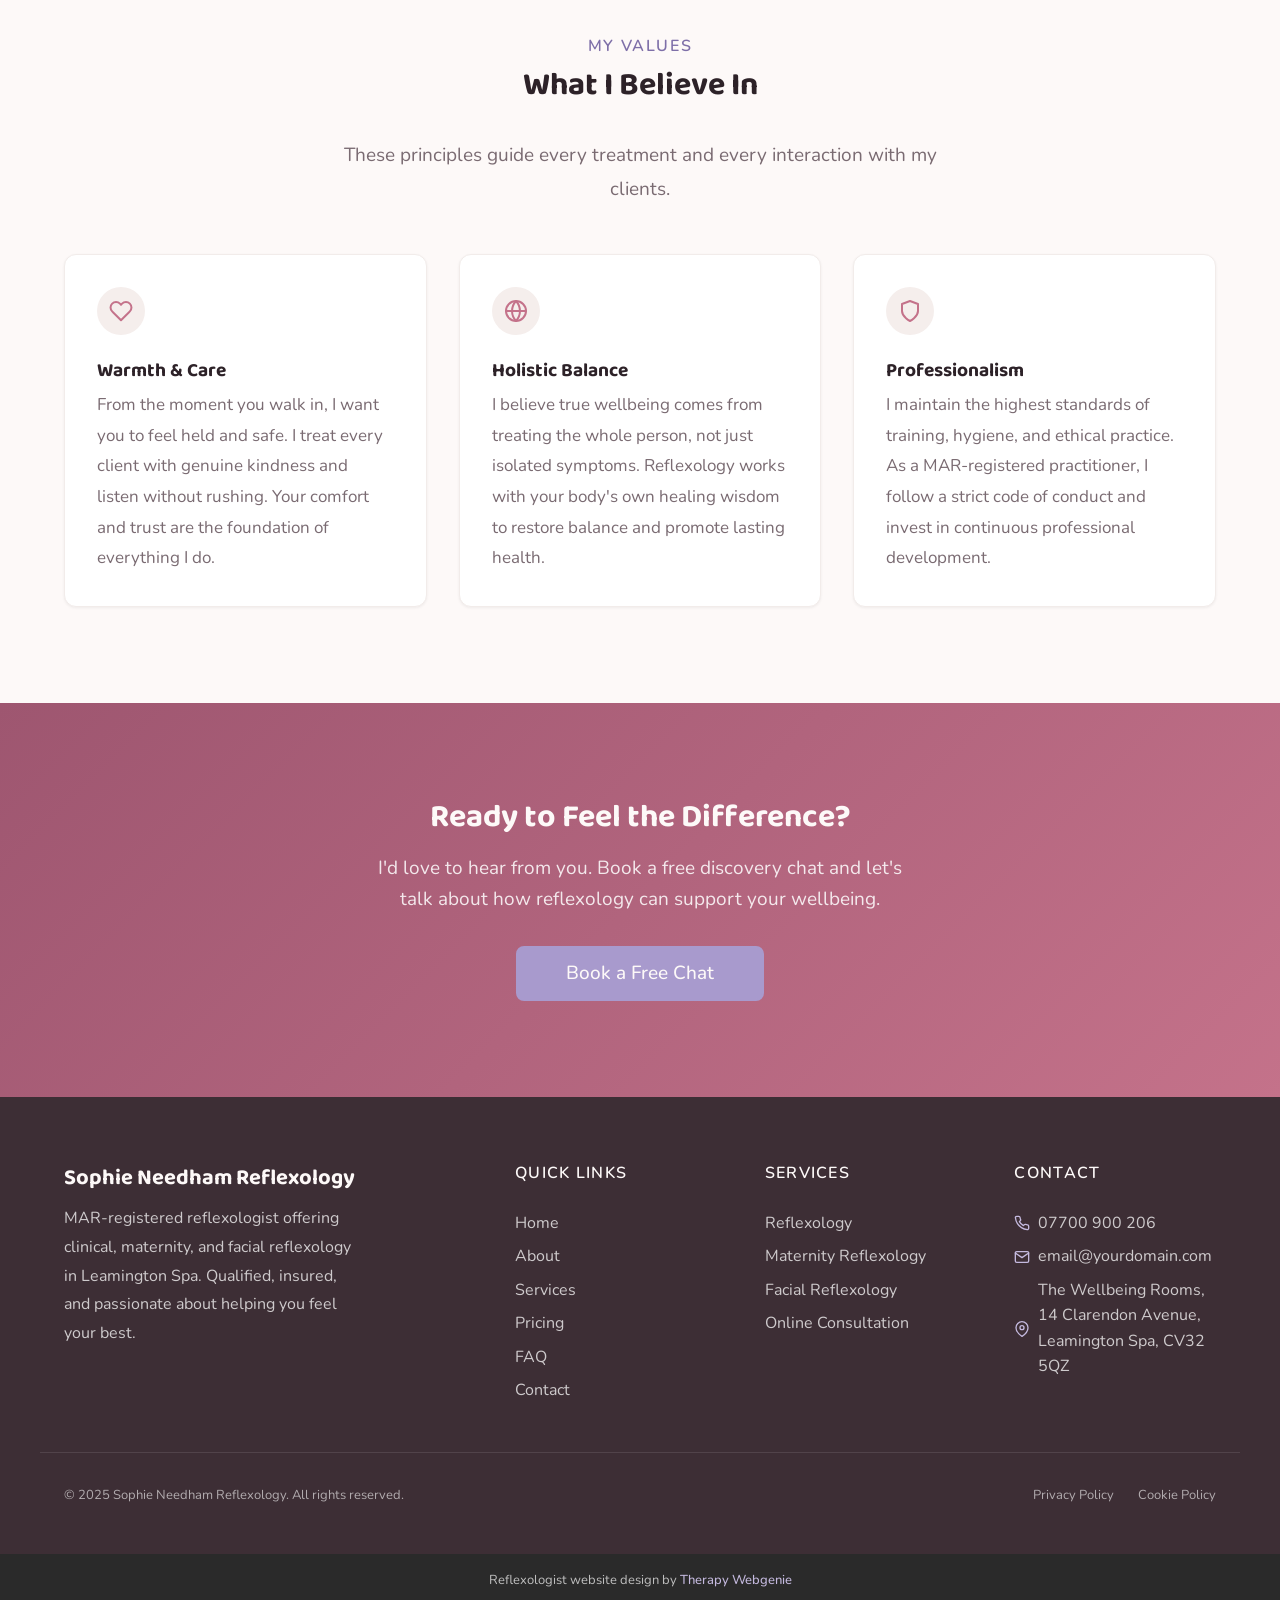
<file: about.html>
<!DOCTYPE html>
<html lang="en">
<head>
  <meta charset="UTF-8">
  <meta name="viewport" content="width=device-width, initial-scale=1.0">
  <meta name="description" content="About Sophie Needham — MAR-registered reflexologist in Leamington Spa with 12+ years' experience in clinical, maternity, and facial reflexology.">
  <meta name="author" content="Sophie Needham Reflexology">
  <title>About Sophie Needham — Reflexologist in Leamington Spa</title>

  <link rel="canonical" href="https://trulyempoweredcode.github.io/demo-reflexologist/about.html">

  <meta property="og:type" content="website">
  <meta property="og:url" content="https://trulyempoweredcode.github.io/demo-reflexologist/about.html">
  <meta property="og:title" content="About Sophie Needham — Reflexologist in Leamington Spa">
  <meta property="og:description" content="MAR-registered reflexologist in Leamington Spa with 12+ years' experience in clinical, maternity, and facial reflexology.">

  <link rel="preconnect" href="https://fonts.googleapis.com">
  <link rel="preconnect" href="https://fonts.gstatic.com" crossorigin>

  <link rel="stylesheet" href="css/base.css">
  <link rel="stylesheet" href="css/components.css">
  <link rel="stylesheet" href="css/theme.css">
  <!-- PROFILE:schema -->
  <!-- /PROFILE:schema -->
</head>
<body>

  <a href="#main" class="skip-link">Skip to main content</a>

  <!-- SECTION: nav -->
  <nav class="nav" role="navigation" aria-label="Main navigation">
    <div class="container nav__inner">
      <a href="index.html" class="nav__brand">
        <span class="nav__name"><!-- PROFILE:site_title -->Sophie Needham Reflexology<!-- /PROFILE:site_title --></span>
        <span class="nav__title"><!-- PROFILE:site_slogan -->Nurturing feet, restoring balance<!-- /PROFILE:site_slogan --></span>
      </a>
      <div class="nav__links">
        <a href="index.html" class="nav__link">Home</a>
        <a href="about.html" class="nav__link nav__link--active">About</a>
        <a href="services.html" class="nav__link">Services</a>
        <a href="pricing.html" class="nav__link">Pricing</a>
        <a href="faq.html" class="nav__link">FAQ</a>
        <a href="contact.html" class="nav__link">Contact</a>
        <a href="contact.html" class="btn btn--primary nav__cta">Book a Free Chat</a>
      </div>
      <button class="nav__toggle" aria-label="Toggle menu" aria-expanded="false" aria-controls="mobile-menu">
        <span class="nav__toggle-bar"></span>
        <span class="nav__toggle-bar"></span>
        <span class="nav__toggle-bar"></span>
      </button>
    </div>
    <div class="nav__mobile" id="mobile-menu" role="menu">
      <a href="index.html" class="nav__link" role="menuitem">Home</a>
      <a href="about.html" class="nav__link nav__link--active" role="menuitem">About</a>
      <a href="services.html" class="nav__link" role="menuitem">Services</a>
      <a href="pricing.html" class="nav__link" role="menuitem">Pricing</a>
      <a href="faq.html" class="nav__link" role="menuitem">FAQ</a>
      <a href="contact.html" class="nav__link" role="menuitem">Contact</a>
      <a href="contact.html" class="btn btn--primary" role="menuitem">Book a Free Chat</a>
    </div>
  </nav>
  <!-- /SECTION: nav -->

  <!-- Compact scroll header -->
  <div class="nav-scroll" aria-hidden="true">
    <div class="container nav-scroll__inner">
      <div class="nav-scroll__brand">
        <span class="nav-scroll__name"><!-- PROFILE:site_title -->Sophie Needham Reflexology<!-- /PROFILE:site_title --></span>
        <span class="nav-scroll__title"><!-- PROFILE:site_slogan -->Nurturing feet, restoring balance<!-- /PROFILE:site_slogan --></span>
      </div>
      <div class="nav-scroll__right">
        <a href="tel:07700900206" class="nav-scroll__phone">
          <svg xmlns="http://www.w3.org/2000/svg" viewBox="0 0 24 24" fill="none" stroke="currentColor" stroke-width="2" stroke-linecap="round" stroke-linejoin="round"><path d="M22 16.92v3a2 2 0 0 1-2.18 2 19.79 19.79 0 0 1-8.63-3.07 19.5 19.5 0 0 1-6-6 19.79 19.79 0 0 1-3.07-8.67A2 2 0 0 1 4.11 2h3a2 2 0 0 1 2 1.72c.127.96.361 1.903.7 2.81a2 2 0 0 1-.45 2.11L8.09 9.91a16 16 0 0 0 6 6l1.27-1.27a2 2 0 0 1 2.11-.45c.907.339 1.85.573 2.81.7A2 2 0 0 1 22 16.92z"></path></svg>
          07700 900 206
        </a>
        <a href="tel:07700900206" class="nav-scroll__phone-icon" aria-label="Call us">
          <svg xmlns="http://www.w3.org/2000/svg" viewBox="0 0 24 24" fill="none" stroke="currentColor" stroke-width="2" stroke-linecap="round" stroke-linejoin="round"><path d="M22 16.92v3a2 2 0 0 1-2.18 2 19.79 19.79 0 0 1-8.63-3.07 19.5 19.5 0 0 1-6-6 19.79 19.79 0 0 1-3.07-8.67A2 2 0 0 1 4.11 2h3a2 2 0 0 1 2 1.72c.127.96.361 1.903.7 2.81a2 2 0 0 1-.45 2.11L8.09 9.91a16 16 0 0 0 6 6l1.27-1.27a2 2 0 0 1 2.11-.45c.907.339 1.85.573 2.81.7A2 2 0 0 1 22 16.92z"></path></svg>
        </a>
        <button class="nav-scroll__toggle" aria-label="Toggle menu">
          <span class="nav-scroll__toggle-bar"></span>
          <span class="nav-scroll__toggle-bar"></span>
          <span class="nav-scroll__toggle-bar"></span>
        </button>
      </div>
    </div>
  </div>

  <main id="main">

    <!-- SECTION: about-hero -->
    <section class="about-split-third">
      <div class="about-split-third__inner">
        <div class="about-split-third__image-wrap" style="background-image: url('images/about-portrait.jpg'); background-position: center top;" role="img" aria-label="Sophie Needham, reflexologist at Sophie Needham Reflexology">
        </div>
        <div class="about-split-third__text">
          <span class="section-label">About Me</span>
          <h1>Hello, I'm Sophie</h1>
          <p>I'm a MAR-registered clinical reflexologist based in Leamington Spa. For over twelve years, I've had the privilege of helping people find relief from pain, stress, and a whole range of health concerns through the gentle, powerful practice of reflexology.</p>
          <p>I trained at the London School of Reflexology and have since built a warm, nurturing practice specialising in clinical reflexology, maternity reflexology, and the Lone Sorensen method of facial reflexology. I draw on a deep understanding of the body's reflex points to create treatments that are both deeply relaxing and genuinely therapeutic.</p>
          <p>Outside the treatment room, you'll find me on my yoga mat, wild swimming in the Warwickshire countryside, or tending my allotment. I'm a firm believer that good health is about the whole picture — mind, body, and the simple joy of getting your hands in the soil.</p>
        </div>
      </div>
    </section>
    <!-- /SECTION: about-hero -->

    <!-- SECTION: my-journey — story-split component -->
    <section class="section section--alt">
      <div class="container">
        <div class="story-split">
          <div class="story-split__heading text-center">
            <span class="section-label">My Journey</span>
            <h2 style="margin-bottom: var(--space-3xl);">How I Got Here</h2>
          </div>
          <div class="story-split__body" style="gap: var(--space-5xl);">
            <div class="story-split__lead">
              <h3>A difficult pregnancy changed everything — and led me to the work I was always meant to do.</h3>
            </div>
            <div class="story-split__text">
              <p>My path to reflexology began during a pregnancy that wasn't going to plan. Persistent nausea, back pain, and anxiety had left me exhausted, and conventional approaches weren't bringing the relief I needed. A friend suggested reflexology, and from that very first treatment, I felt something shift. The calm, the easing of symptoms, the sense that my body was finally being listened to — it was transformative.</p>
              <p>That experience sparked a complete career change. I left my job in marketing, completed my ITEC Level 3 Diploma and went on to achieve a Level 5 in Clinical Reflexology. What started at my kitchen table has grown into a dedicated treatment room at The Wellbeing Rooms. Every day, I draw on that early experience to connect with my clients — because I know first-hand what it feels like to need help, and how much it matters when you find someone who truly cares.</p>
            </div>
          </div>
        </div>
      </div>
    </section>
    <!-- /SECTION: my-journey -->

    <!-- SECTION: qualifications -->
    <section class="section">
      <div class="container">
        <div class="text-center">
          <span class="section-label">Credentials</span>
          <h2>Qualifications &amp; Training</h2>
          <p class="section-subtitle">I am committed to ongoing professional development and hold the following qualifications and memberships.</p>
        </div>
        <div class="quals-list">
          <div class="quals-list__item">
            <div class="quals-list__icon">
              <svg xmlns="http://www.w3.org/2000/svg" viewBox="0 0 24 24" fill="none" stroke="currentColor" stroke-width="2" stroke-linecap="round" stroke-linejoin="round"><path d="M22 11.08V12a10 10 0 1 1-5.93-9.14"></path><polyline points="22 4 12 14.01 9 11.01"></polyline></svg>
            </div>
            <div class="quals-list__text">
              <strong>ITEC Level 3 Diploma in Reflexology</strong>
              London School of Reflexology
            </div>
          </div>
          <div class="quals-list__item">
            <div class="quals-list__icon">
              <svg xmlns="http://www.w3.org/2000/svg" viewBox="0 0 24 24" fill="none" stroke="currentColor" stroke-width="2" stroke-linecap="round" stroke-linejoin="round"><path d="M22 11.08V12a10 10 0 1 1-5.93-9.14"></path><polyline points="22 4 12 14.01 9 11.01"></polyline></svg>
            </div>
            <div class="quals-list__text">
              <strong>Level 5 Clinical Reflexology Practitioner</strong>
              Advanced clinical practice qualification
            </div>
          </div>
          <div class="quals-list__item">
            <div class="quals-list__icon">
              <svg xmlns="http://www.w3.org/2000/svg" viewBox="0 0 24 24" fill="none" stroke="currentColor" stroke-width="2" stroke-linecap="round" stroke-linejoin="round"><path d="M22 11.08V12a10 10 0 1 1-5.93-9.14"></path><polyline points="22 4 12 14.01 9 11.01"></polyline></svg>
            </div>
            <div class="quals-list__text">
              <strong>MAR (Member of Association of Reflexologists)</strong>
              Full professional membership
            </div>
          </div>
          <div class="quals-list__item">
            <div class="quals-list__icon">
              <svg xmlns="http://www.w3.org/2000/svg" viewBox="0 0 24 24" fill="none" stroke="currentColor" stroke-width="2" stroke-linecap="round" stroke-linejoin="round"><path d="M22 11.08V12a10 10 0 1 1-5.93-9.14"></path><polyline points="22 4 12 14.01 9 11.01"></polyline></svg>
            </div>
            <div class="quals-list__text">
              <strong>Maternity Reflexology Specialist Certificate</strong>
              Supporting women through pregnancy and postnatal recovery
            </div>
          </div>
          <div class="quals-list__item">
            <div class="quals-list__icon">
              <svg xmlns="http://www.w3.org/2000/svg" viewBox="0 0 24 24" fill="none" stroke="currentColor" stroke-width="2" stroke-linecap="round" stroke-linejoin="round"><path d="M22 11.08V12a10 10 0 1 1-5.93-9.14"></path><polyline points="22 4 12 14.01 9 11.01"></polyline></svg>
            </div>
            <div class="quals-list__text">
              <strong>Facial Reflexology (Lone Sorensen Method)</strong>
              Internationally recognised facial reflex technique
            </div>
          </div>
          <div class="quals-list__item">
            <div class="quals-list__icon">
              <svg xmlns="http://www.w3.org/2000/svg" viewBox="0 0 24 24" fill="none" stroke="currentColor" stroke-width="2" stroke-linecap="round" stroke-linejoin="round"><path d="M22 11.08V12a10 10 0 1 1-5.93-9.14"></path><polyline points="22 4 12 14.01 9 11.01"></polyline></svg>
            </div>
            <div class="quals-list__text">
              <strong>Enhanced DBS Checked &amp; Fully Insured</strong>
              Current and verified for private practice
            </div>
          </div>
        </div>
      </div>
    </section>
    <!-- /SECTION: qualifications -->

    <!-- SECTION: approach -->
    <section class="section section--alt">
      <div class="container">
        <div class="text-center">
          <span class="section-label">My Approach</span>
          <h2>How We'll Work Together</h2>
          <p class="section-subtitle">Every person is different. Here's what you can expect when we work together.</p>
        </div>
        <div class="steps steps--connected steps--4">
          <div class="step">
            <div class="step__number" style="font-family: var(--font-body);">1</div>
            <span class="step__label">Step One</span>
            <h3 class="step__title">Free Discovery Chat</h3>
            <p class="step__text">A relaxed 15-minute phone call where you can tell me what's going on, ask questions, and find out whether reflexology could help. No pressure, no obligation.</p>
          </div>
          <div class="step">
            <div class="step__number" style="font-family: var(--font-body);">2</div>
            <span class="step__label">Step Two</span>
            <h3 class="step__title">Your First Treatment</h3>
            <p class="step__text">A full consultation followed by your first reflexology session, lasting around 75 minutes. I'll take a detailed health history and begin working on the areas that need attention most.</p>
          </div>
          <div class="step">
            <div class="step__number" style="font-family: var(--font-body);">3</div>
            <span class="step__label">Step Three</span>
            <h3 class="step__title">Your Treatment Plan</h3>
            <p class="step__text">Based on your first session, I'll recommend a tailored course of treatments designed around your specific needs. Most clients see meaningful improvement within four to six sessions.</p>
          </div>
          <div class="step">
            <div class="step__number" style="font-family: var(--font-body);">4</div>
            <span class="step__label">Step Four</span>
            <h3 class="step__title">Progress &amp; Wellbeing</h3>
            <p class="step__text">We'll have regular check-ins to review how you're feeling and adjust your plan as needed. My goal is to help you feel your best — and give you the tools to stay there.</p>
          </div>
        </div>
      </div>
    </section>
    <!-- /SECTION: approach -->

    <!-- SECTION: values -->
    <section class="section">
      <div class="container">
        <div class="text-center">
          <span class="section-label">My Values</span>
          <h2>What I Believe In</h2>
          <p class="section-subtitle">These principles guide every treatment and every interaction with my clients.</p>
        </div>
        <div class="grid grid--3">
          <div class="card">
            <div class="card__icon">
              <svg xmlns="http://www.w3.org/2000/svg" viewBox="0 0 24 24" fill="none" stroke="currentColor" stroke-width="2" stroke-linecap="round" stroke-linejoin="round"><path d="M20.84 4.61a5.5 5.5 0 0 0-7.78 0L12 5.67l-1.06-1.06a5.5 5.5 0 0 0-7.78 7.78l1.06 1.06L12 21.23l7.78-7.78 1.06-1.06a5.5 5.5 0 0 0 0-7.78z"></path></svg>
            </div>
            <h3 class="card__title">Warmth &amp; Care</h3>
            <p class="card__text">From the moment you walk in, I want you to feel held and safe. I treat every client with genuine kindness and listen without rushing. Your comfort and trust are the foundation of everything I do.</p>
          </div>
          <div class="card">
            <div class="card__icon">
              <svg xmlns="http://www.w3.org/2000/svg" viewBox="0 0 24 24" fill="none" stroke="currentColor" stroke-width="2" stroke-linecap="round" stroke-linejoin="round"><circle cx="12" cy="12" r="10"></circle><line x1="2" y1="12" x2="22" y2="12"></line><path d="M12 2a15.3 15.3 0 0 1 4 10 15.3 15.3 0 0 1-4 10 15.3 15.3 0 0 1-4-10 15.3 15.3 0 0 1 4-10z"></path></svg>
            </div>
            <h3 class="card__title">Holistic Balance</h3>
            <p class="card__text">I believe true wellbeing comes from treating the whole person, not just isolated symptoms. Reflexology works with your body's own healing wisdom to restore balance and promote lasting health.</p>
          </div>
          <div class="card">
            <div class="card__icon">
              <svg xmlns="http://www.w3.org/2000/svg" viewBox="0 0 24 24" fill="none" stroke="currentColor" stroke-width="2" stroke-linecap="round" stroke-linejoin="round"><path d="M12 22s8-4 8-10V5l-8-3-8 3v7c0 6 8 10 8 10z"></path></svg>
            </div>
            <h3 class="card__title">Professionalism</h3>
            <p class="card__text">I maintain the highest standards of training, hygiene, and ethical practice. As a MAR-registered practitioner, I follow a strict code of conduct and invest in continuous professional development.</p>
          </div>
        </div>
      </div>
    </section>
    <!-- /SECTION: values -->

    <!-- SECTION: cta -->
    <section class="section cta-banner">
      <div class="container text-center">
        <h2>Ready to Feel the Difference?</h2>
        <p>I'd love to hear from you. Book a free discovery chat and let's talk about how reflexology can support your wellbeing.</p>
        <div class="cta-banner__buttons">
          <a href="contact.html" class="btn btn--accent">Book a Free Chat</a>
        </div>
      </div>
    </section>
    <!-- /SECTION: cta -->

  </main>

  <!-- SECTION: footer -->
  <footer class="footer">
    <div class="container footer__inner">
      <div class="footer__brand">
        <p class="footer__brand-name">Sophie Needham Reflexology</p>
        <p class="footer__brand-text">MAR-registered reflexologist offering clinical, maternity, and facial reflexology in Leamington Spa. Qualified, insured, and passionate about helping you feel your best.</p>
      </div>
      <div class="footer__col">
        <p class="footer__heading">Quick Links</p>
        <div class="footer__links">
          <a href="index.html" class="footer__link">Home</a>
          <a href="about.html" class="footer__link">About</a>
          <a href="services.html" class="footer__link">Services</a>
          <a href="pricing.html" class="footer__link">Pricing</a>
          <a href="faq.html" class="footer__link">FAQ</a>
          <a href="contact.html" class="footer__link">Contact</a>
        </div>
      </div>
      <div class="footer__col">
        <p class="footer__heading">Services</p>
        <div class="footer__links">
          <a href="services.html" class="footer__link">Reflexology</a>
          <a href="services.html" class="footer__link">Maternity Reflexology</a>
          <a href="services.html" class="footer__link">Facial Reflexology</a>
          <a href="services.html" class="footer__link">Online Consultation</a>
        </div>
      </div>
      <div class="footer__col">
        <p class="footer__heading">Contact</p>
        <div class="footer__contact-item">
          <svg xmlns="http://www.w3.org/2000/svg" viewBox="0 0 24 24" fill="none" stroke="currentColor" stroke-width="2" stroke-linecap="round" stroke-linejoin="round"><path d="M22 16.92v3a2 2 0 0 1-2.18 2 19.79 19.79 0 0 1-8.63-3.07 19.5 19.5 0 0 1-6-6 19.79 19.79 0 0 1-3.07-8.67A2 2 0 0 1 4.11 2h3a2 2 0 0 1 2 1.72 12.84 12.84 0 0 0 .7 2.81 2 2 0 0 1-.45 2.11L8.09 9.91a16 16 0 0 0 6 6l1.27-1.27a2 2 0 0 1 2.11-.45 12.84 12.84 0 0 0 2.81.7A2 2 0 0 1 22 16.92z"></path></svg>
          <!-- PROFILE:phone_landline --><span>07700 900 206</span><!-- /PROFILE:phone_landline -->
        </div>
        <div class="footer__contact-item">
          <svg xmlns="http://www.w3.org/2000/svg" viewBox="0 0 24 24" fill="none" stroke="currentColor" stroke-width="2" stroke-linecap="round" stroke-linejoin="round"><path d="M4 4h16c1.1 0 2 .9 2 2v12c0 1.1-.9 2-2 2H4c-1.1 0-2-.9-2-2V6c0-1.1.9-2 2-2z"></path><polyline points="22,6 12,13 2,6"></polyline></svg>
          <!-- PROFILE:email --><a href="mailto:email@yourdomain.com">email@yourdomain.com</a><!-- /PROFILE:email -->
        </div>
        <div class="footer__contact-item">
          <svg xmlns="http://www.w3.org/2000/svg" viewBox="0 0 24 24" fill="none" stroke="currentColor" stroke-width="2" stroke-linecap="round" stroke-linejoin="round"><path d="M21 10c0 7-9 13-9 13s-9-6-9-13a9 9 0 0 1 18 0z"></path><circle cx="12" cy="10" r="3"></circle></svg>
          <!-- PROFILE:address --><span>The Wellbeing Rooms, 14 Clarendon Avenue, Leamington Spa, CV32 5QZ</span><!-- /PROFILE:address -->
        </div>
      </div>
    </div>
    <div class="container footer__bottom">
      <p class="footer__copyright">&copy; 2025 Sophie Needham Reflexology. All rights reserved.</p>
      <div class="footer__legal">
        <a href="privacy.html">Privacy Policy</a>
        <a href="cookies-policy.html">Cookie Policy</a>
      </div>
    </div>
  </footer>
  <!-- /SECTION: footer -->

  <div class="site-credit">
    <p>Reflexologist website design by <a href="https://www.therapywebgenie.com/websites-for-therapists/complementary-therapists/" target="_blank" rel="noopener nofollow">Therapy Webgenie</a></p>
  </div>

  <!-- Cookie Consent -->
  <div class="cookie-banner" role="dialog" aria-label="Cookie consent">
    <div class="cookie-banner__inner">
      <p class="cookie-banner__text">We use cookies to improve your experience. See our <a href="cookies-policy.html">cookie policy</a> for details.</p>
      <div class="cookie-banner__buttons"><button class="cookie-banner__accept">Accept</button><button class="cookie-banner__decline">Decline</button></div>
    </div>
  </div>

  <!-- Back to Top -->
  <button class="back-to-top" aria-label="Back to top">
    <svg xmlns="http://www.w3.org/2000/svg" viewBox="0 0 24 24" fill="none" stroke="currentColor" stroke-width="2" stroke-linecap="round" stroke-linejoin="round"><polyline points="18 15 12 9 6 15"></polyline></svg>
  </button>

  <script src="js/main.js"></script>
</body>
</html>
</file>
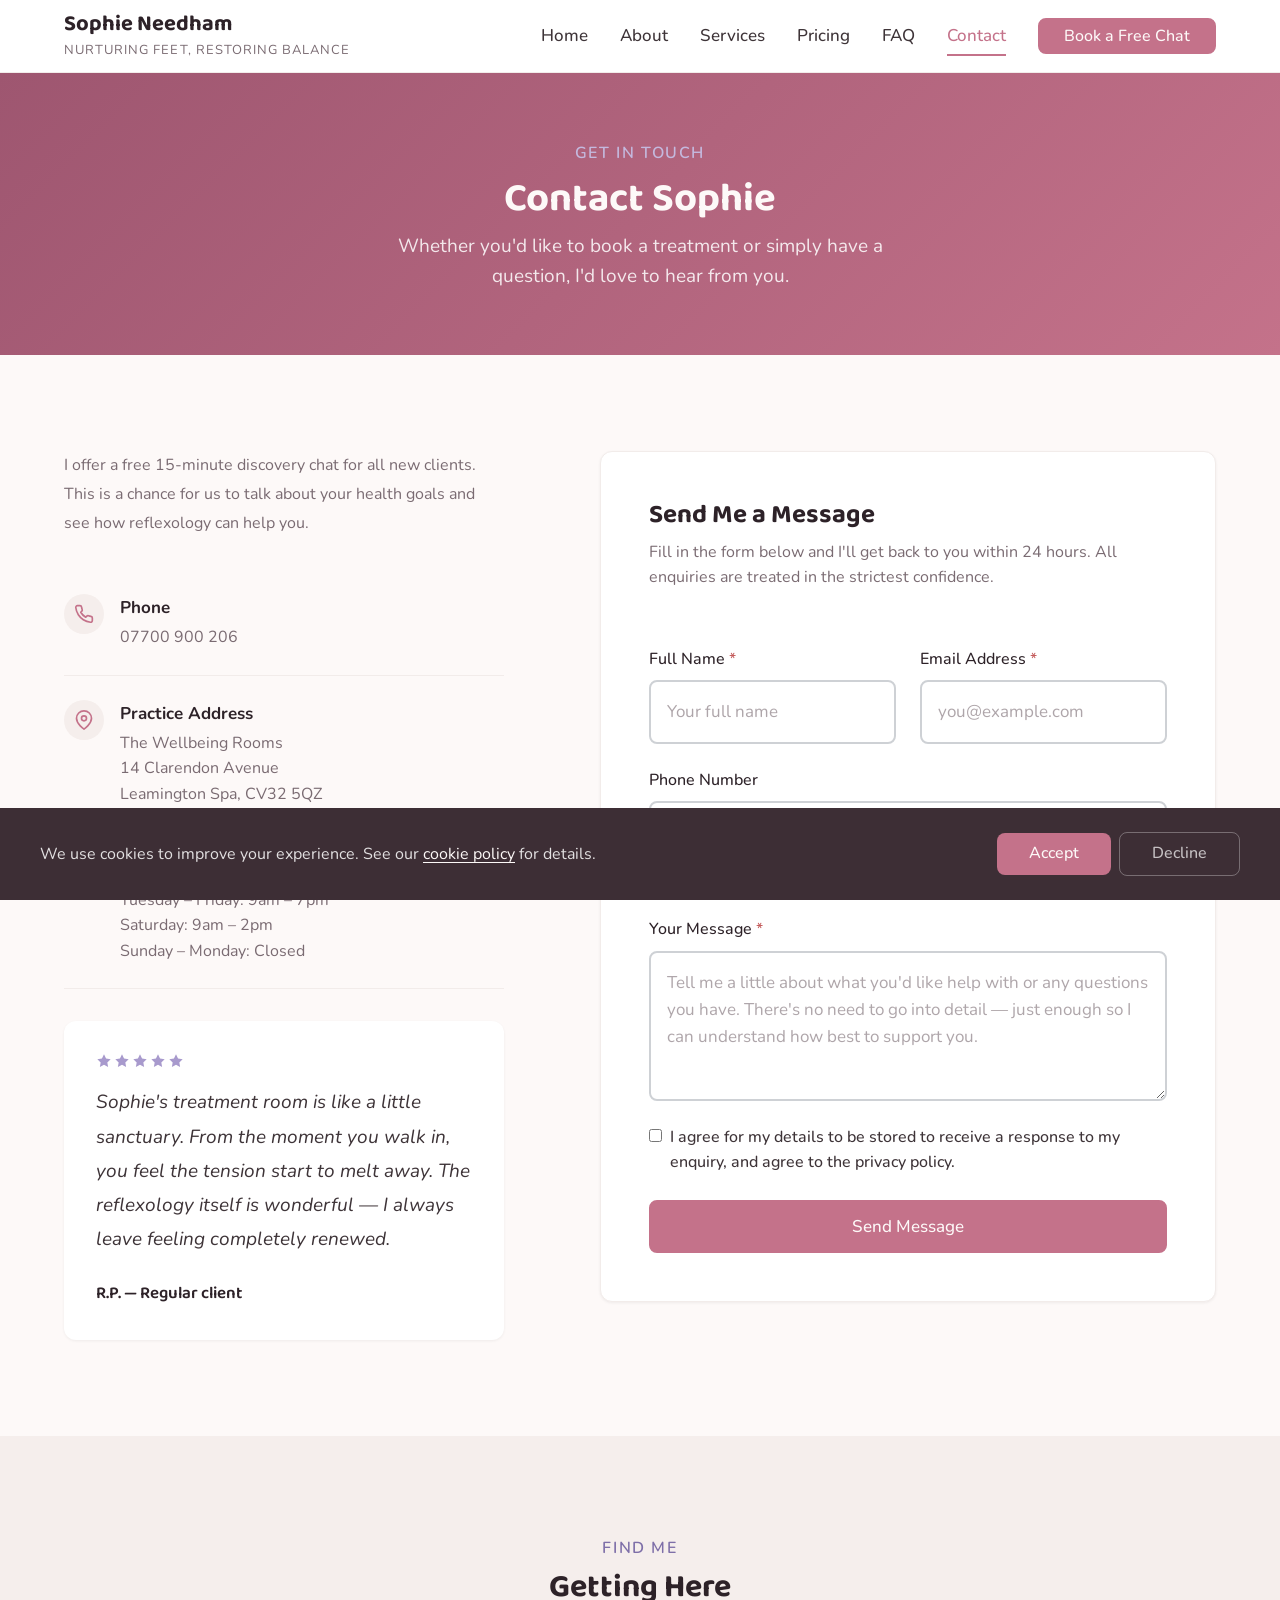
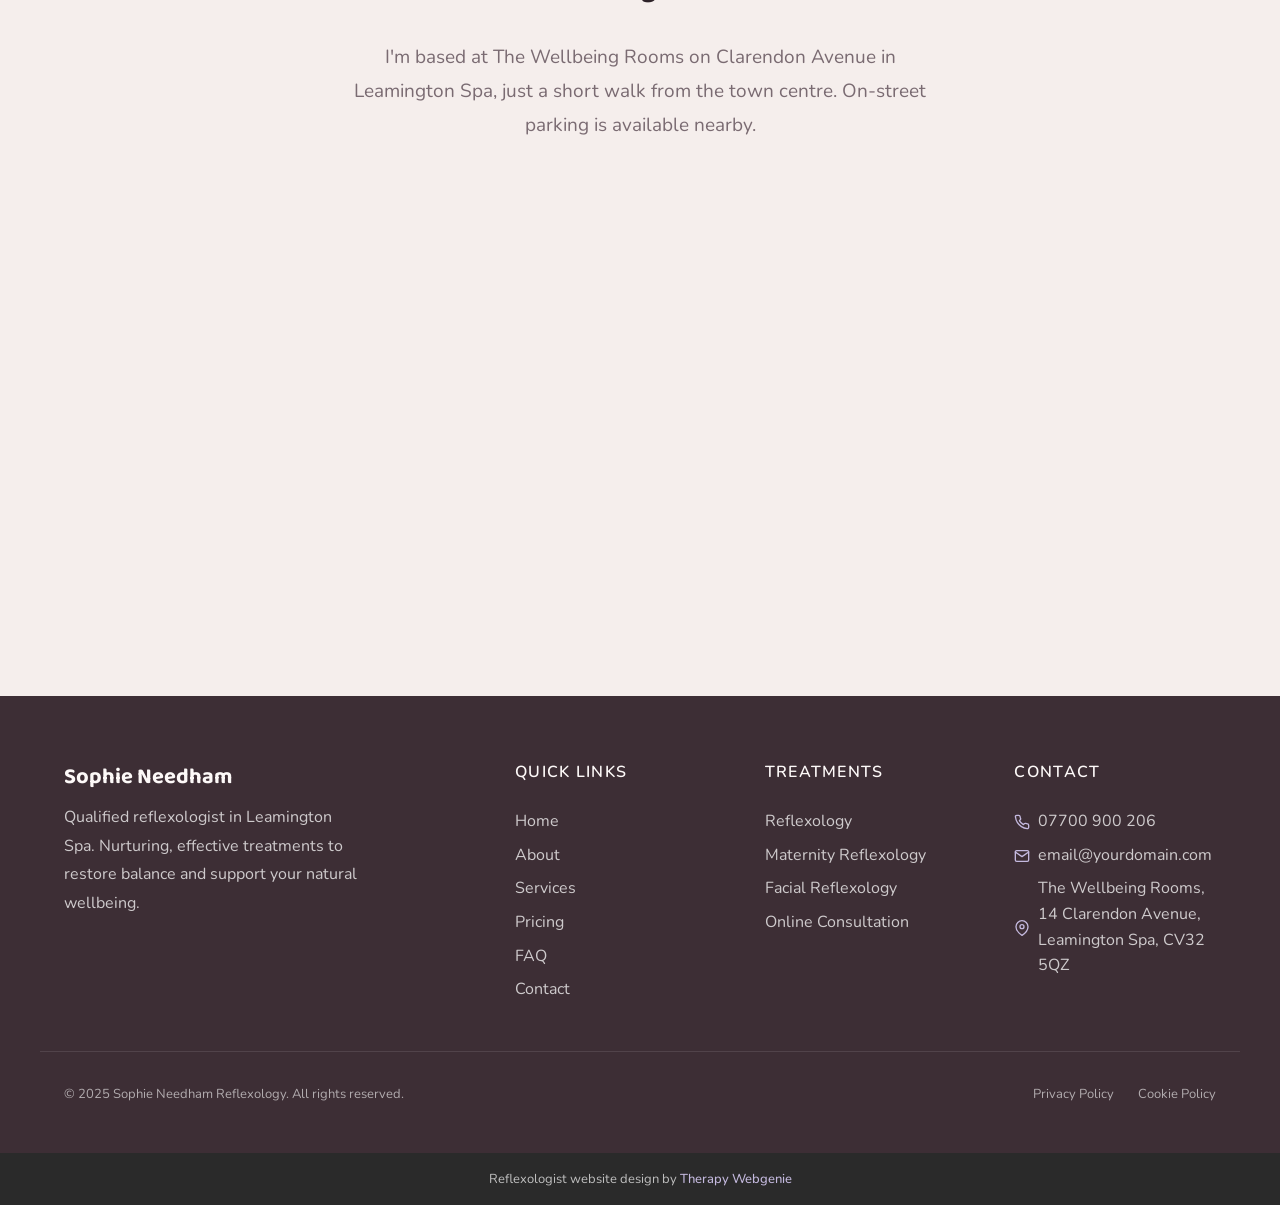
<file: contact.html>
<!DOCTYPE html>
<html lang="en">
<head>
  <meta charset="UTF-8">
  <meta name="viewport" content="width=device-width, initial-scale=1.0">
  <meta name="description" content="Contact Sophie Needham Reflexology in Leamington Spa. Book a treatment, ask a question, or arrange a free 15-minute discovery chat.">
  <meta name="author" content="Sophie Needham Reflexology">
  <title>Contact — Sophie Needham Reflexology</title>

  <link rel="canonical" href="https://trulyempoweredcode.github.io/demo-reflexologist/contact.html">

  <meta property="og:type" content="website">
  <meta property="og:url" content="https://trulyempoweredcode.github.io/demo-reflexologist/contact.html">
  <meta property="og:title" content="Contact — Sophie Needham Reflexology">
  <meta property="og:description" content="Get in touch to book a reflexology treatment or free discovery chat in Leamington Spa.">

  <link rel="preconnect" href="https://fonts.googleapis.com">
  <link rel="preconnect" href="https://fonts.gstatic.com" crossorigin>

  <link rel="stylesheet" href="css/base.css">
  <link rel="stylesheet" href="css/components.css">
  <link rel="stylesheet" href="css/theme.css">
</head>
<body>

  <a href="#main" class="skip-link">Skip to main content</a>

  <!-- SECTION: nav -->
  <nav class="nav" role="navigation" aria-label="Main navigation">
    <div class="container nav__inner">
      <a href="index.html" class="nav__brand nav__brand--inline">
        <!-- PROFILE:logo --><!-- /PROFILE:logo -->
        <div class="nav__brand-text">
          <span class="nav__name"><!-- PROFILE:site_title -->Sophie Needham<!-- /PROFILE:site_title --></span>
          <span class="nav__title"><!-- PROFILE:site_slogan -->Nurturing feet, restoring balance<!-- /PROFILE:site_slogan --></span>
        </div>
      </a>
      <div class="nav__links">
        <a href="index.html" class="nav__link">Home</a>
        <a href="about.html" class="nav__link">About</a>
        <a href="services.html" class="nav__link">Services</a>
        <a href="pricing.html" class="nav__link">Pricing</a>
        <a href="faq.html" class="nav__link">FAQ</a>
        <a href="contact.html" class="nav__link nav__link--active">Contact</a>
        <a href="contact.html" class="btn btn--primary nav__cta">Book a Free Chat</a>
      </div>
      <button class="nav__toggle" aria-label="Toggle menu" aria-expanded="false" aria-controls="mobile-menu">
        <span class="nav__toggle-bar"></span>
        <span class="nav__toggle-bar"></span>
        <span class="nav__toggle-bar"></span>
      </button>
    </div>
    <div class="nav__mobile" id="mobile-menu" role="menu">
      <a href="index.html" class="nav__link" role="menuitem">Home</a>
      <a href="about.html" class="nav__link" role="menuitem">About</a>
      <a href="services.html" class="nav__link" role="menuitem">Services</a>
      <a href="pricing.html" class="nav__link" role="menuitem">Pricing</a>
      <a href="faq.html" class="nav__link" role="menuitem">FAQ</a>
      <a href="contact.html" class="nav__link nav__link--active" role="menuitem">Contact</a>
      <a href="contact.html" class="btn btn--primary" role="menuitem">Book a Free Chat</a>
    </div>
  </nav>
  <!-- /SECTION: nav -->

  <!-- Compact scroll header -->
  <div class="nav-scroll" aria-hidden="true">
    <div class="container nav-scroll__inner">
      <div class="nav-scroll__brand">
        <span class="nav-scroll__name"><!-- PROFILE:site_title -->Sophie Needham<!-- /PROFILE:site_title --></span>
        <span class="nav-scroll__title"><!-- PROFILE:site_slogan -->Nurturing feet, restoring balance<!-- /PROFILE:site_slogan --></span>
      </div>
      <div class="nav-scroll__right">
        <a href="tel:07700900206" class="nav-scroll__phone">
          <svg xmlns="http://www.w3.org/2000/svg" viewBox="0 0 24 24" fill="none" stroke="currentColor" stroke-width="2" stroke-linecap="round" stroke-linejoin="round"><path d="M22 16.92v3a2 2 0 0 1-2.18 2 19.79 19.79 0 0 1-8.63-3.07 19.5 19.5 0 0 1-6-6 19.79 19.79 0 0 1-3.07-8.67A2 2 0 0 1 4.11 2h3a2 2 0 0 1 2 1.72c.127.96.361 1.903.7 2.81a2 2 0 0 1-.45 2.11L8.09 9.91a16 16 0 0 0 6 6l1.27-1.27a2 2 0 0 1 2.11-.45c.907.339 1.85.573 2.81.7A2 2 0 0 1 22 16.92z"></path></svg>
          07700 900 206
        </a>
        <a href="tel:07700900206" class="nav-scroll__phone-icon" aria-label="Call us">
          <svg xmlns="http://www.w3.org/2000/svg" viewBox="0 0 24 24" fill="none" stroke="currentColor" stroke-width="2" stroke-linecap="round" stroke-linejoin="round"><path d="M22 16.92v3a2 2 0 0 1-2.18 2 19.79 19.79 0 0 1-8.63-3.07 19.5 19.5 0 0 1-6-6 19.79 19.79 0 0 1-3.07-8.67A2 2 0 0 1 4.11 2h3a2 2 0 0 1 2 1.72c.127.96.361 1.903.7 2.81a2 2 0 0 1-.45 2.11L8.09 9.91a16 16 0 0 0 6 6l1.27-1.27a2 2 0 0 1 2.11-.45c.907.339 1.85.573 2.81.7A2 2 0 0 1 22 16.92z"></path></svg>
        </a>
        <button class="nav-scroll__toggle" aria-label="Toggle menu">
          <span class="nav-scroll__toggle-bar"></span>
          <span class="nav-scroll__toggle-bar"></span>
          <span class="nav-scroll__toggle-bar"></span>
        </button>
      </div>
    </div>
  </div>

  <main id="main">

    <!-- SECTION: page-header -->
    <section class="page-header page-header--dark">
      <div class="container">
        <span class="section-label">Get in Touch</span>
        <h1>Contact Sophie</h1>
        <p class="page-header__subtitle">Whether you'd like to book a treatment or simply have a question, I'd love to hear from you.</p>
      </div>
    </section>
    <!-- /SECTION: page-header -->

    <!-- SECTION: contact-form -->
    <section class="section">
      <div class="container contact-grid">

        <div class="contact-info">
          <p class="contact-info__intro">I offer a free 15-minute discovery chat for all new clients. This is a chance for us to talk about your health goals and see how reflexology can help you.</p>

          <div class="contact-info__item">
            <div class="contact-info__icon">
              <svg xmlns="http://www.w3.org/2000/svg" viewBox="0 0 24 24" fill="none" stroke="currentColor" stroke-width="2" stroke-linecap="round" stroke-linejoin="round"><path d="M22 16.92v3a2 2 0 0 1-2.18 2 19.79 19.79 0 0 1-8.63-3.07 19.5 19.5 0 0 1-6-6 19.79 19.79 0 0 1-3.07-8.67A2 2 0 0 1 4.11 2h3a2 2 0 0 1 2 1.72 12.84 12.84 0 0 0 .7 2.81 2 2 0 0 1-.45 2.11L8.09 9.91a16 16 0 0 0 6 6l1.27-1.27a2 2 0 0 1 2.11-.45 12.84 12.84 0 0 0 2.81.7A2 2 0 0 1 22 16.92z"></path></svg>
            </div>
            <div>
              <p class="contact-info__label">Phone</p>
              <p class="contact-info__text"><!-- PROFILE:phone_landline -->07700 900 206<!-- /PROFILE:phone_landline --></p>
            </div>
          </div>

          <div class="contact-info__item">
            <div class="contact-info__icon">
              <svg xmlns="http://www.w3.org/2000/svg" viewBox="0 0 24 24" fill="none" stroke="currentColor" stroke-width="2" stroke-linecap="round" stroke-linejoin="round"><path d="M21 10c0 7-9 13-9 13s-9-6-9-13a9 9 0 0 1 18 0z"></path><circle cx="12" cy="10" r="3"></circle></svg>
            </div>
            <div>
              <p class="contact-info__label">Practice Address</p>
              <p class="contact-info__text"><!-- PROFILE:address -->The Wellbeing Rooms<br>14 Clarendon Avenue<br>Leamington Spa, CV32 5QZ<!-- /PROFILE:address --></p>
            </div>
          </div>

          <div class="contact-info__item">
            <div class="contact-info__icon">
              <svg xmlns="http://www.w3.org/2000/svg" viewBox="0 0 24 24" fill="none" stroke="currentColor" stroke-width="2" stroke-linecap="round" stroke-linejoin="round"><circle cx="12" cy="12" r="10"></circle><polyline points="12 6 12 12 16 14"></polyline></svg>
            </div>
            <div>
              <p class="contact-info__label">Treatment Hours</p>
              <p class="contact-info__text">Tuesday &ndash; Friday: 9am &ndash; 7pm<br>Saturday: 9am &ndash; 2pm<br>Sunday &ndash; Monday: Closed</p>
            </div>
          </div>

          <div class="testimonial" style="margin-top: var(--space-xl);">
            <div class="testimonial__stars">
              <svg viewBox="0 0 24 24"><path d="M12 2l3.09 6.26L22 9.27l-5 4.87 1.18 6.88L12 17.77l-6.18 3.25L7 14.14 2 9.27l6.91-1.01L12 2z"/></svg>
              <svg viewBox="0 0 24 24"><path d="M12 2l3.09 6.26L22 9.27l-5 4.87 1.18 6.88L12 17.77l-6.18 3.25L7 14.14 2 9.27l6.91-1.01L12 2z"/></svg>
              <svg viewBox="0 0 24 24"><path d="M12 2l3.09 6.26L22 9.27l-5 4.87 1.18 6.88L12 17.77l-6.18 3.25L7 14.14 2 9.27l6.91-1.01L12 2z"/></svg>
              <svg viewBox="0 0 24 24"><path d="M12 2l3.09 6.26L22 9.27l-5 4.87 1.18 6.88L12 17.77l-6.18 3.25L7 14.14 2 9.27l6.91-1.01L12 2z"/></svg>
              <svg viewBox="0 0 24 24"><path d="M12 2l3.09 6.26L22 9.27l-5 4.87 1.18 6.88L12 17.77l-6.18 3.25L7 14.14 2 9.27l6.91-1.01L12 2z"/></svg>
            </div>
            <p class="testimonial__quote">Sophie's treatment room is like a little sanctuary. From the moment you walk in, you feel the tension start to melt away. The reflexology itself is wonderful — I always leave feeling completely renewed.</p>
            <p class="testimonial__author">R.P. &mdash; Regular client</p>
          </div>

        </div>

        <div class="contact-form-wrap">
          <div class="card contact-form-card">
            <h2>Send Me a Message</h2>
            <p>Fill in the form below and I'll get back to you within 24 hours. All enquiries are treated in the strictest confidence.</p>
            <form class="form" action="https://editmy.site/api/form/0" method="POST">
              <div class="form__row">
                <div class="form__group">
                  <label for="name" class="form__label form__label--required">Full Name</label>
                  <input type="text" id="name" name="name" class="form__input" placeholder="Your full name" required autocomplete="name">
                </div>
                <div class="form__group">
                  <label for="email" class="form__label form__label--required">Email Address</label>
                  <input type="email" id="email" name="email" class="form__input" placeholder="you@example.com" required autocomplete="email">
                </div>
              </div>
              <div class="form__group">
                <label for="phone" class="form__label">Phone Number</label>
                <input type="tel" id="phone" name="phone" class="form__input" placeholder="07xxx xxxxxx" autocomplete="tel">
                <span class="form__hint">Optional — useful if you'd like me to call you back</span>
              </div>
              <div class="form__group">
                <label for="message" class="form__label form__label--required">Your Message</label>
                <textarea id="message" name="message" class="form__textarea" placeholder="Tell me a little about what you'd like help with or any questions you have. There's no need to go into detail — just enough so I can understand how best to support you." required></textarea>
              </div>
              <div class="form__group form__group--checkbox">
                <input type="checkbox" id="consent" name="consent" required>
                <label for="consent" class="form__label">I agree for my details to be stored to receive a response to my enquiry, and agree to the <a href="privacy.html">privacy policy</a>.</label>
              </div>
                          <div style="display:none"><input type="text" name="_hp" tabindex="-1" autocomplete="off"></div>
            <input type="hidden" name="_t" value="">
<button type="submit" class="btn btn--primary btn--block">Send Message</button>
            </form>
          </div>
        </div>

      </div>
    </section>
    <!-- /SECTION: contact-form -->

    <!-- SECTION: map -->
    <section class="section section--alt">
      <div class="container">
        <div class="text-center">
          <span class="section-label">Find Me</span>
          <h2>Getting Here</h2>
          <p class="section-subtitle">I'm based at The Wellbeing Rooms on Clarendon Avenue in Leamington Spa, just a short walk from the town centre. On-street parking is available nearby.</p>
        </div>
        <div class="map-embed">
          <iframe src="https://www.google.com/maps/embed?pb=!1m18!1m12!1m3!1d2444.5!2d-1.5364!3d52.2922!2m3!1f0!2f0!3f0!3m2!1i1024!2i768!4f13.1!3m3!1m2!1s0x4877b9a5a33e8d9b%3A0x3c5b0e7e7b8b7e0a!2sClarendon%20Avenue%2C%20Royal%20Leamington%20Spa!5e0!3m2!1sen!2suk!4v1" width="100%" height="400" style="border:0; border-radius: var(--radius-lg);" allowfullscreen="" loading="lazy" referrerpolicy="no-referrer-when-downgrade" title="Sophie Needham Reflexology location on Clarendon Avenue, Leamington Spa"></iframe>
        </div>
      </div>
    </section>
    <!-- /SECTION: map -->

  </main>

  <!-- SECTION: footer -->
  <footer class="footer">
    <div class="container footer__inner">
      <div class="footer__brand">
        <p class="footer__brand-name">Sophie Needham</p>
        <p class="footer__brand-text">Qualified reflexologist in Leamington Spa. Nurturing, effective treatments to restore balance and support your natural wellbeing.</p>
      </div>
      <div class="footer__col">
        <p class="footer__heading">Quick Links</p>
        <div class="footer__links">
          <a href="index.html" class="footer__link">Home</a>
          <a href="about.html" class="footer__link">About</a>
          <a href="services.html" class="footer__link">Services</a>
          <a href="pricing.html" class="footer__link">Pricing</a>
          <a href="faq.html" class="footer__link">FAQ</a>
          <a href="contact.html" class="footer__link">Contact</a>
        </div>
      </div>
      <div class="footer__col">
        <p class="footer__heading">Treatments</p>
        <div class="footer__links">
          <a href="services.html" class="footer__link">Reflexology</a>
          <a href="services.html" class="footer__link">Maternity Reflexology</a>
          <a href="services.html" class="footer__link">Facial Reflexology</a>
          <a href="services.html" class="footer__link">Online Consultation</a>
        </div>
      </div>
      <div class="footer__col">
        <p class="footer__heading">Contact</p>
        <div class="footer__contact-item">
          <svg xmlns="http://www.w3.org/2000/svg" viewBox="0 0 24 24" fill="none" stroke="currentColor" stroke-width="2" stroke-linecap="round" stroke-linejoin="round"><path d="M22 16.92v3a2 2 0 0 1-2.18 2 19.79 19.79 0 0 1-8.63-3.07 19.5 19.5 0 0 1-6-6 19.79 19.79 0 0 1-3.07-8.67A2 2 0 0 1 4.11 2h3a2 2 0 0 1 2 1.72 12.84 12.84 0 0 0 .7 2.81 2 2 0 0 1-.45 2.11L8.09 9.91a16 16 0 0 0 6 6l1.27-1.27a2 2 0 0 1 2.11-.45 12.84 12.84 0 0 0 2.81.7A2 2 0 0 1 22 16.92z"></path></svg>
          <!-- PROFILE:phone_landline --><span>07700 900 206</span><!-- /PROFILE:phone_landline -->
        </div>
        <div class="footer__contact-item">
          <svg xmlns="http://www.w3.org/2000/svg" viewBox="0 0 24 24" fill="none" stroke="currentColor" stroke-width="2" stroke-linecap="round" stroke-linejoin="round"><path d="M4 4h16c1.1 0 2 .9 2 2v12c0 1.1-.9 2-2 2H4c-1.1 0-2-.9-2-2V6c0-1.1.9-2 2-2z"></path><polyline points="22,6 12,13 2,6"></polyline></svg>
          <!-- PROFILE:email --><a href="mailto:email@yourdomain.com">email@yourdomain.com</a><!-- /PROFILE:email -->
        </div>
        <div class="footer__contact-item">
          <svg xmlns="http://www.w3.org/2000/svg" viewBox="0 0 24 24" fill="none" stroke="currentColor" stroke-width="2" stroke-linecap="round" stroke-linejoin="round"><path d="M21 10c0 7-9 13-9 13s-9-6-9-13a9 9 0 0 1 18 0z"></path><circle cx="12" cy="10" r="3"></circle></svg>
          <!-- PROFILE:address --><span>The Wellbeing Rooms, 14 Clarendon Avenue, Leamington Spa, CV32 5QZ</span><!-- /PROFILE:address -->
        </div>
      </div>
    </div>
    <div class="container footer__bottom">
      <p class="footer__copyright">&copy; 2025 Sophie Needham Reflexology. All rights reserved.</p>
      <div class="footer__legal">
        <a href="privacy.html">Privacy Policy</a>
        <a href="cookies-policy.html">Cookie Policy</a>
      </div>
    </div>
  </footer>
  <!-- /SECTION: footer -->

  <div class="site-credit">
    <p>Reflexologist website design by <a href="https://www.therapywebgenie.com/websites-for-therapists/complementary-therapists/" target="_blank" rel="noopener nofollow">Therapy Webgenie</a></p>
  </div>

  <!-- Cookie Consent -->
  <div class="cookie-banner" role="dialog" aria-label="Cookie consent">
    <div class="cookie-banner__inner">
      <p class="cookie-banner__text">We use cookies to improve your experience. See our <a href="cookies-policy.html">cookie policy</a> for details.</p>
      <div class="cookie-banner__buttons"><button class="cookie-banner__accept">Accept</button><button class="cookie-banner__decline">Decline</button></div>
    </div>
  </div>

  <!-- Back to Top -->
  <button class="back-to-top" aria-label="Back to top">
    <svg xmlns="http://www.w3.org/2000/svg" viewBox="0 0 24 24" fill="none" stroke="currentColor" stroke-width="2" stroke-linecap="round" stroke-linejoin="round"><polyline points="18 15 12 9 6 15"></polyline></svg>
  </button>

  <script src="js/main.js"></script>
</body>
</html>
</file>
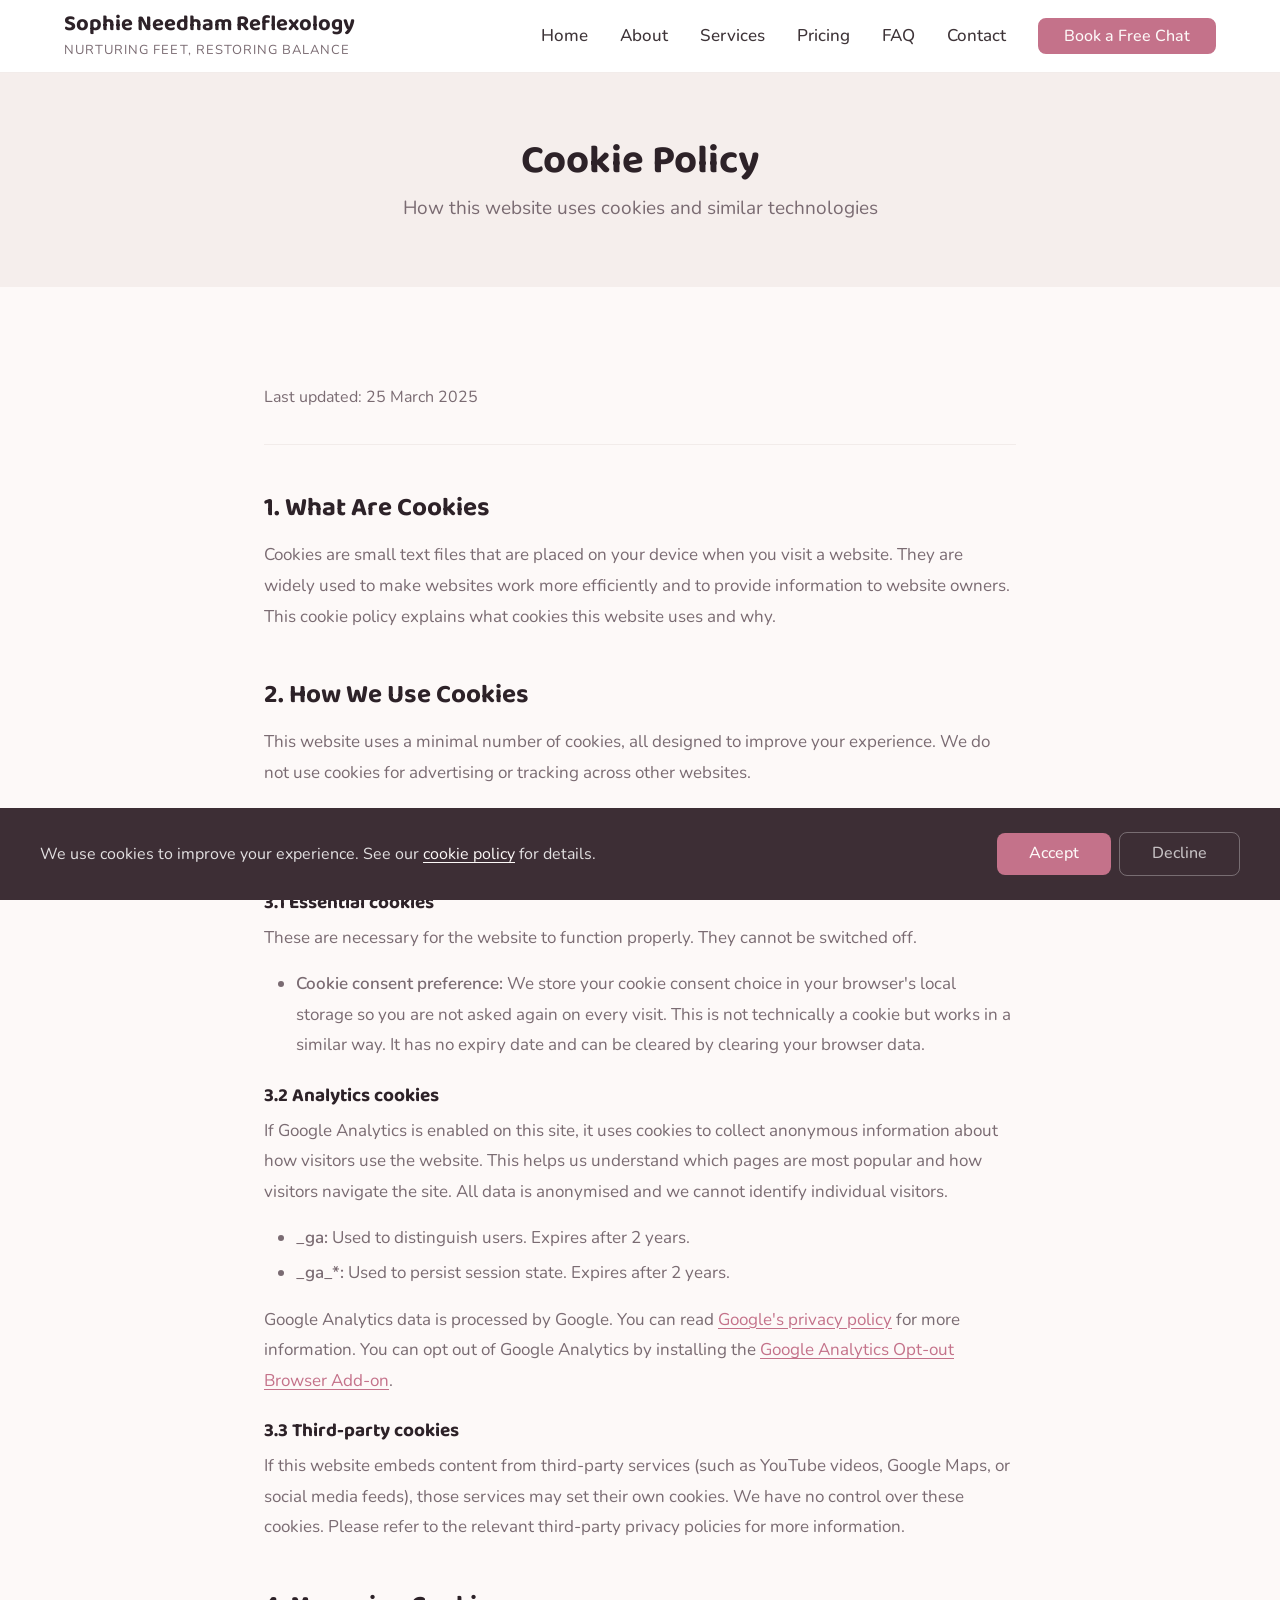
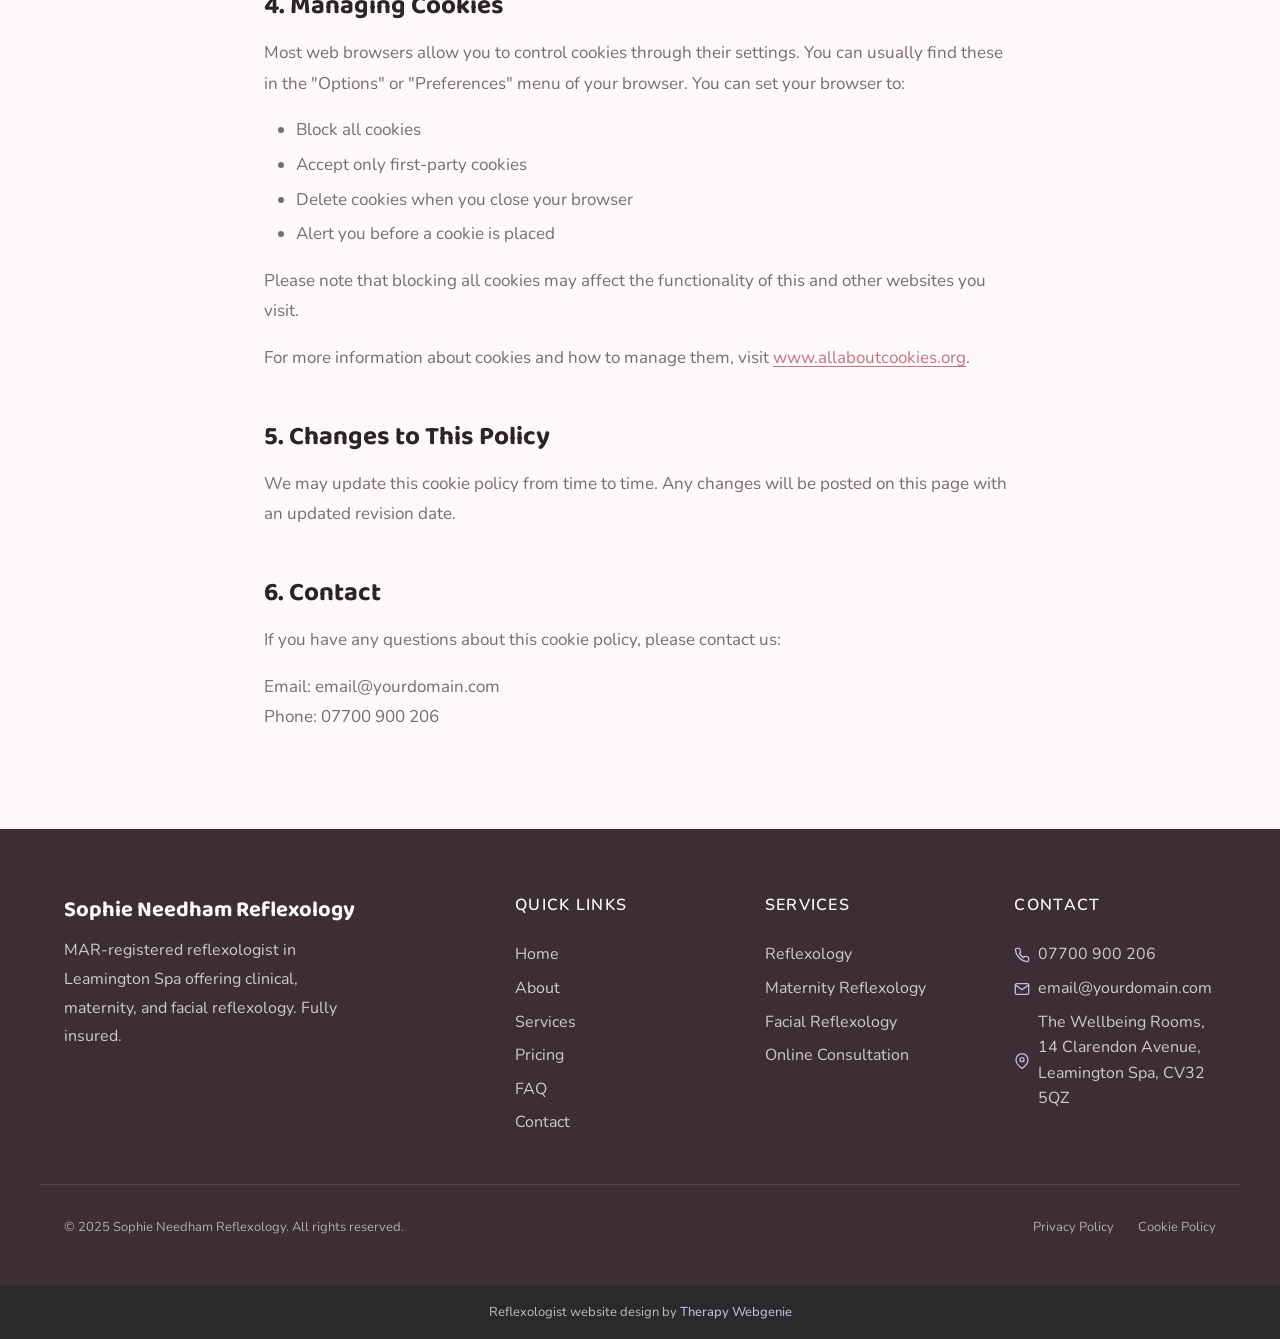
<file: cookies-policy.html>
<!DOCTYPE html>
<html lang="en">
<head>
  <meta charset="UTF-8">
  <meta name="viewport" content="width=device-width, initial-scale=1.0">
  <meta name="description" content="Cookie policy for Sophie Needham Reflexology. How we use cookies and similar technologies on this website.">
  <meta name="robots" content="noindex">
  <title>Cookie Policy — Sophie Needham Reflexology</title>

  <link rel="preconnect" href="https://fonts.googleapis.com">
  <link rel="preconnect" href="https://fonts.gstatic.com" crossorigin>

  <link rel="stylesheet" href="css/base.css">
  <link rel="stylesheet" href="css/components.css">
  <link rel="stylesheet" href="css/theme.css">
  <!-- PROFILE:schema -->
  <!-- /PROFILE:schema -->
</head>
<body>

  <a href="#main" class="skip-link">Skip to main content</a>

  <!-- SECTION: nav -->
  <nav class="nav" role="navigation" aria-label="Main navigation">
    <div class="container nav__inner">
      <a href="index.html" class="nav__brand">
        <!-- PROFILE:logo --><!-- /PROFILE:logo -->
        <span class="nav__name"><!-- PROFILE:site_title -->Sophie Needham Reflexology<!-- /PROFILE:site_title --></span>
        <span class="nav__title"><!-- PROFILE:site_slogan -->Nurturing feet, restoring balance<!-- /PROFILE:site_slogan --></span>
      </a>
      <div class="nav__links">
        <a href="index.html" class="nav__link">Home</a>
        <a href="about.html" class="nav__link">About</a>
        <a href="services.html" class="nav__link">Services</a>
        <a href="pricing.html" class="nav__link">Pricing</a>
        <a href="faq.html" class="nav__link">FAQ</a>
        <a href="contact.html" class="nav__link">Contact</a>
        <a href="contact.html" class="btn btn--primary nav__cta">Book a Free Chat</a>
      </div>
      <button class="nav__toggle" aria-label="Toggle menu" aria-expanded="false" aria-controls="mobile-menu">
        <span class="nav__toggle-bar"></span>
        <span class="nav__toggle-bar"></span>
        <span class="nav__toggle-bar"></span>
      </button>
    </div>
    <div class="nav__mobile" id="mobile-menu" role="menu">
      <a href="index.html" class="nav__link" role="menuitem">Home</a>
      <a href="about.html" class="nav__link" role="menuitem">About</a>
      <a href="services.html" class="nav__link" role="menuitem">Services</a>
      <a href="pricing.html" class="nav__link" role="menuitem">Pricing</a>
      <a href="faq.html" class="nav__link" role="menuitem">FAQ</a>
      <a href="contact.html" class="nav__link" role="menuitem">Contact</a>
      <a href="contact.html" class="btn btn--primary" role="menuitem">Book a Free Chat</a>
    </div>
  </nav>
  <!-- /SECTION: nav -->

  <!-- Compact scroll header -->
  <div class="nav-scroll" aria-hidden="true">
    <div class="container nav-scroll__inner">
      <div class="nav-scroll__brand">
        <span class="nav-scroll__name"><!-- PROFILE:site_title -->Sophie Needham Reflexology<!-- /PROFILE:site_title --></span>
        <span class="nav-scroll__title"><!-- PROFILE:site_slogan -->Nurturing feet, restoring balance<!-- /PROFILE:site_slogan --></span>
      </div>
      <div class="nav-scroll__right">
        <a href="tel:07700900206" class="nav-scroll__phone">
          <svg xmlns="http://www.w3.org/2000/svg" viewBox="0 0 24 24" fill="none" stroke="currentColor" stroke-width="2" stroke-linecap="round" stroke-linejoin="round"><path d="M22 16.92v3a2 2 0 0 1-2.18 2 19.79 19.79 0 0 1-8.63-3.07 19.5 19.5 0 0 1-6-6 19.79 19.79 0 0 1-3.07-8.67A2 2 0 0 1 4.11 2h3a2 2 0 0 1 2 1.72c.127.96.361 1.903.7 2.81a2 2 0 0 1-.45 2.11L8.09 9.91a16 16 0 0 0 6 6l1.27-1.27a2 2 0 0 1 2.11-.45c.907.339 1.85.573 2.81.7A2 2 0 0 1 22 16.92z"></path></svg>
          07700 900 206
        </a>
        <a href="tel:07700900206" class="nav-scroll__phone-icon" aria-label="Call us">
          <svg xmlns="http://www.w3.org/2000/svg" viewBox="0 0 24 24" fill="none" stroke="currentColor" stroke-width="2" stroke-linecap="round" stroke-linejoin="round"><path d="M22 16.92v3a2 2 0 0 1-2.18 2 19.79 19.79 0 0 1-8.63-3.07 19.5 19.5 0 0 1-6-6 19.79 19.79 0 0 1-3.07-8.67A2 2 0 0 1 4.11 2h3a2 2 0 0 1 2 1.72c.127.96.361 1.903.7 2.81a2 2 0 0 1-.45 2.11L8.09 9.91a16 16 0 0 0 6 6l1.27-1.27a2 2 0 0 1 2.11-.45c.907.339 1.85.573 2.81.7A2 2 0 0 1 22 16.92z"></path></svg>
        </a>
        <button class="nav-scroll__toggle" aria-label="Toggle menu">
          <span class="nav-scroll__toggle-bar"></span>
          <span class="nav-scroll__toggle-bar"></span>
          <span class="nav-scroll__toggle-bar"></span>
        </button>
      </div>
    </div>
  </div>

  <main id="main">

    <!-- SECTION: page-header -->
    <section class="page-header">
      <div class="container">
        <h1>Cookie Policy</h1>
        <p>How this website uses cookies and similar technologies</p>
      </div>
    </section>
    <!-- /SECTION: page-header -->

    <!-- SECTION: cookies-content -->
    <section class="section">
      <div class="container privacy-content">

        <p class="last-updated">Last updated: 25 March 2025</p>

        <h2>1. What Are Cookies</h2>
        <p>Cookies are small text files that are placed on your device when you visit a website. They are widely used to make websites work more efficiently and to provide information to website owners. This cookie policy explains what cookies this website uses and why.</p>

        <h2>2. How We Use Cookies</h2>
        <p>This website uses a minimal number of cookies, all designed to improve your experience. We do not use cookies for advertising or tracking across other websites.</p>

        <h2>3. Cookies We Use</h2>

        <h3>3.1 Essential cookies</h3>
        <p>These are necessary for the website to function properly. They cannot be switched off.</p>
        <ul>
          <li><strong>Cookie consent preference:</strong> We store your cookie consent choice in your browser's local storage so you are not asked again on every visit. This is not technically a cookie but works in a similar way. It has no expiry date and can be cleared by clearing your browser data.</li>
        </ul>

        <h3>3.2 Analytics cookies</h3>
        <p>If Google Analytics is enabled on this site, it uses cookies to collect anonymous information about how visitors use the website. This helps us understand which pages are most popular and how visitors navigate the site. All data is anonymised and we cannot identify individual visitors.</p>
        <ul>
          <li><strong>_ga:</strong> Used to distinguish users. Expires after 2 years.</li>
          <li><strong>_ga_*:</strong> Used to persist session state. Expires after 2 years.</li>
        </ul>
        <p>Google Analytics data is processed by Google. You can read <a href="https://policies.google.com/privacy" target="_blank" rel="noopener">Google's privacy policy</a> for more information. You can opt out of Google Analytics by installing the <a href="https://tools.google.com/dlpage/gaoptout" target="_blank" rel="noopener">Google Analytics Opt-out Browser Add-on</a>.</p>

        <h3>3.3 Third-party cookies</h3>
        <p>If this website embeds content from third-party services (such as YouTube videos, Google Maps, or social media feeds), those services may set their own cookies. We have no control over these cookies. Please refer to the relevant third-party privacy policies for more information.</p>

        <h2>4. Managing Cookies</h2>
        <p>Most web browsers allow you to control cookies through their settings. You can usually find these in the "Options" or "Preferences" menu of your browser. You can set your browser to:</p>
        <ul>
          <li>Block all cookies</li>
          <li>Accept only first-party cookies</li>
          <li>Delete cookies when you close your browser</li>
          <li>Alert you before a cookie is placed</li>
        </ul>
        <p>Please note that blocking all cookies may affect the functionality of this and other websites you visit.</p>
        <p>For more information about cookies and how to manage them, visit <a href="https://www.allaboutcookies.org" target="_blank" rel="noopener">www.allaboutcookies.org</a>.</p>

        <h2>5. Changes to This Policy</h2>
        <p>We may update this cookie policy from time to time. Any changes will be posted on this page with an updated revision date.</p>

        <h2>6. Contact</h2>
        <p>If you have any questions about this cookie policy, please contact us:</p>
        <p>Email: email@yourdomain.com<br>
        Phone: 07700 900 206</p>

      </div>
    </section>
    <!-- /SECTION: cookies-content -->

  </main>

  <!-- SECTION: footer -->
  <footer class="footer">
    <div class="container footer__inner">
      <div class="footer__brand">
        <p class="footer__brand-name">Sophie Needham Reflexology</p>
        <p class="footer__brand-text">MAR-registered reflexologist in Leamington Spa offering clinical, maternity, and facial reflexology. Fully insured.</p>
      </div>
      <div class="footer__col">
        <p class="footer__heading">Quick Links</p>
        <div class="footer__links">
          <a href="index.html" class="footer__link">Home</a>
          <a href="about.html" class="footer__link">About</a>
          <a href="services.html" class="footer__link">Services</a>
          <a href="pricing.html" class="footer__link">Pricing</a>
          <a href="faq.html" class="footer__link">FAQ</a>
          <a href="contact.html" class="footer__link">Contact</a>
        </div>
      </div>
      <div class="footer__col">
        <p class="footer__heading">Services</p>
        <div class="footer__links">
          <a href="services.html#service-reflexology" class="footer__link">Reflexology</a>
          <a href="services.html#service-maternity" class="footer__link">Maternity Reflexology</a>
          <a href="services.html#service-facial" class="footer__link">Facial Reflexology</a>
          <a href="services.html#service-online" class="footer__link">Online Consultation</a>
        </div>
      </div>
      <div class="footer__col">
        <p class="footer__heading">Contact</p>
        <div class="footer__contact-item">
          <svg xmlns="http://www.w3.org/2000/svg" viewBox="0 0 24 24" fill="none" stroke="currentColor" stroke-width="2" stroke-linecap="round" stroke-linejoin="round"><path d="M22 16.92v3a2 2 0 0 1-2.18 2 19.79 19.79 0 0 1-8.63-3.07 19.5 19.5 0 0 1-6-6 19.79 19.79 0 0 1-3.07-8.67A2 2 0 0 1 4.11 2h3a2 2 0 0 1 2 1.72 12.84 12.84 0 0 0 .7 2.81 2 2 0 0 1-.45 2.11L8.09 9.91a16 16 0 0 0 6 6l1.27-1.27a2 2 0 0 1 2.11-.45 12.84 12.84 0 0 0 2.81.7A2 2 0 0 1 22 16.92z"></path></svg>
          <!-- PROFILE:phone_landline --><span>07700 900 206</span><!-- /PROFILE:phone_landline -->
        </div>
        <div class="footer__contact-item">
          <svg xmlns="http://www.w3.org/2000/svg" viewBox="0 0 24 24" fill="none" stroke="currentColor" stroke-width="2" stroke-linecap="round" stroke-linejoin="round"><path d="M4 4h16c1.1 0 2 .9 2 2v12c0 1.1-.9 2-2 2H4c-1.1 0-2-.9-2-2V6c0-1.1.9-2 2-2z"></path><polyline points="22,6 12,13 2,6"></polyline></svg>
          <!-- PROFILE:email --><a href="mailto:email@yourdomain.com">email@yourdomain.com</a><!-- /PROFILE:email -->
        </div>
        <div class="footer__contact-item">
          <svg xmlns="http://www.w3.org/2000/svg" viewBox="0 0 24 24" fill="none" stroke="currentColor" stroke-width="2" stroke-linecap="round" stroke-linejoin="round"><path d="M21 10c0 7-9 13-9 13s-9-6-9-13a9 9 0 0 1 18 0z"></path><circle cx="12" cy="10" r="3"></circle></svg>
          <!-- PROFILE:address --><span>The Wellbeing Rooms, 14 Clarendon Avenue, Leamington Spa, CV32 5QZ</span><!-- /PROFILE:address -->
        </div>
      </div>
    </div>
    <div class="container footer__bottom">
      <p class="footer__copyright">&copy; 2025 Sophie Needham Reflexology. All rights reserved.</p>
      <div class="footer__legal">
        <a href="privacy.html">Privacy Policy</a>
        <a href="cookies-policy.html">Cookie Policy</a>
      </div>
    </div>
  </footer>
  <!-- /SECTION: footer -->

  <div class="site-credit">
    <p>Reflexologist website design by <a href="https://www.therapywebgenie.com/websites-for-therapists/complementary-therapists/" target="_blank" rel="noopener nofollow">Therapy Webgenie</a></p>
  </div>

  <!-- Cookie Consent -->
  <div class="cookie-banner" role="dialog" aria-label="Cookie consent">
    <div class="cookie-banner__inner">
      <p class="cookie-banner__text">We use cookies to improve your experience. See our <a href="cookies-policy.html">cookie policy</a> for details.</p>
      <div class="cookie-banner__buttons"><button class="cookie-banner__accept">Accept</button><button class="cookie-banner__decline">Decline</button></div>
    </div>
  </div>

  <!-- Back to Top -->
  <button class="back-to-top" aria-label="Back to top">
    <svg xmlns="http://www.w3.org/2000/svg" viewBox="0 0 24 24" fill="none" stroke="currentColor" stroke-width="2" stroke-linecap="round" stroke-linejoin="round"><polyline points="18 15 12 9 6 15"></polyline></svg>
  </button>

  <script src="js/main.js"></script>
</body>
</html>
</file>
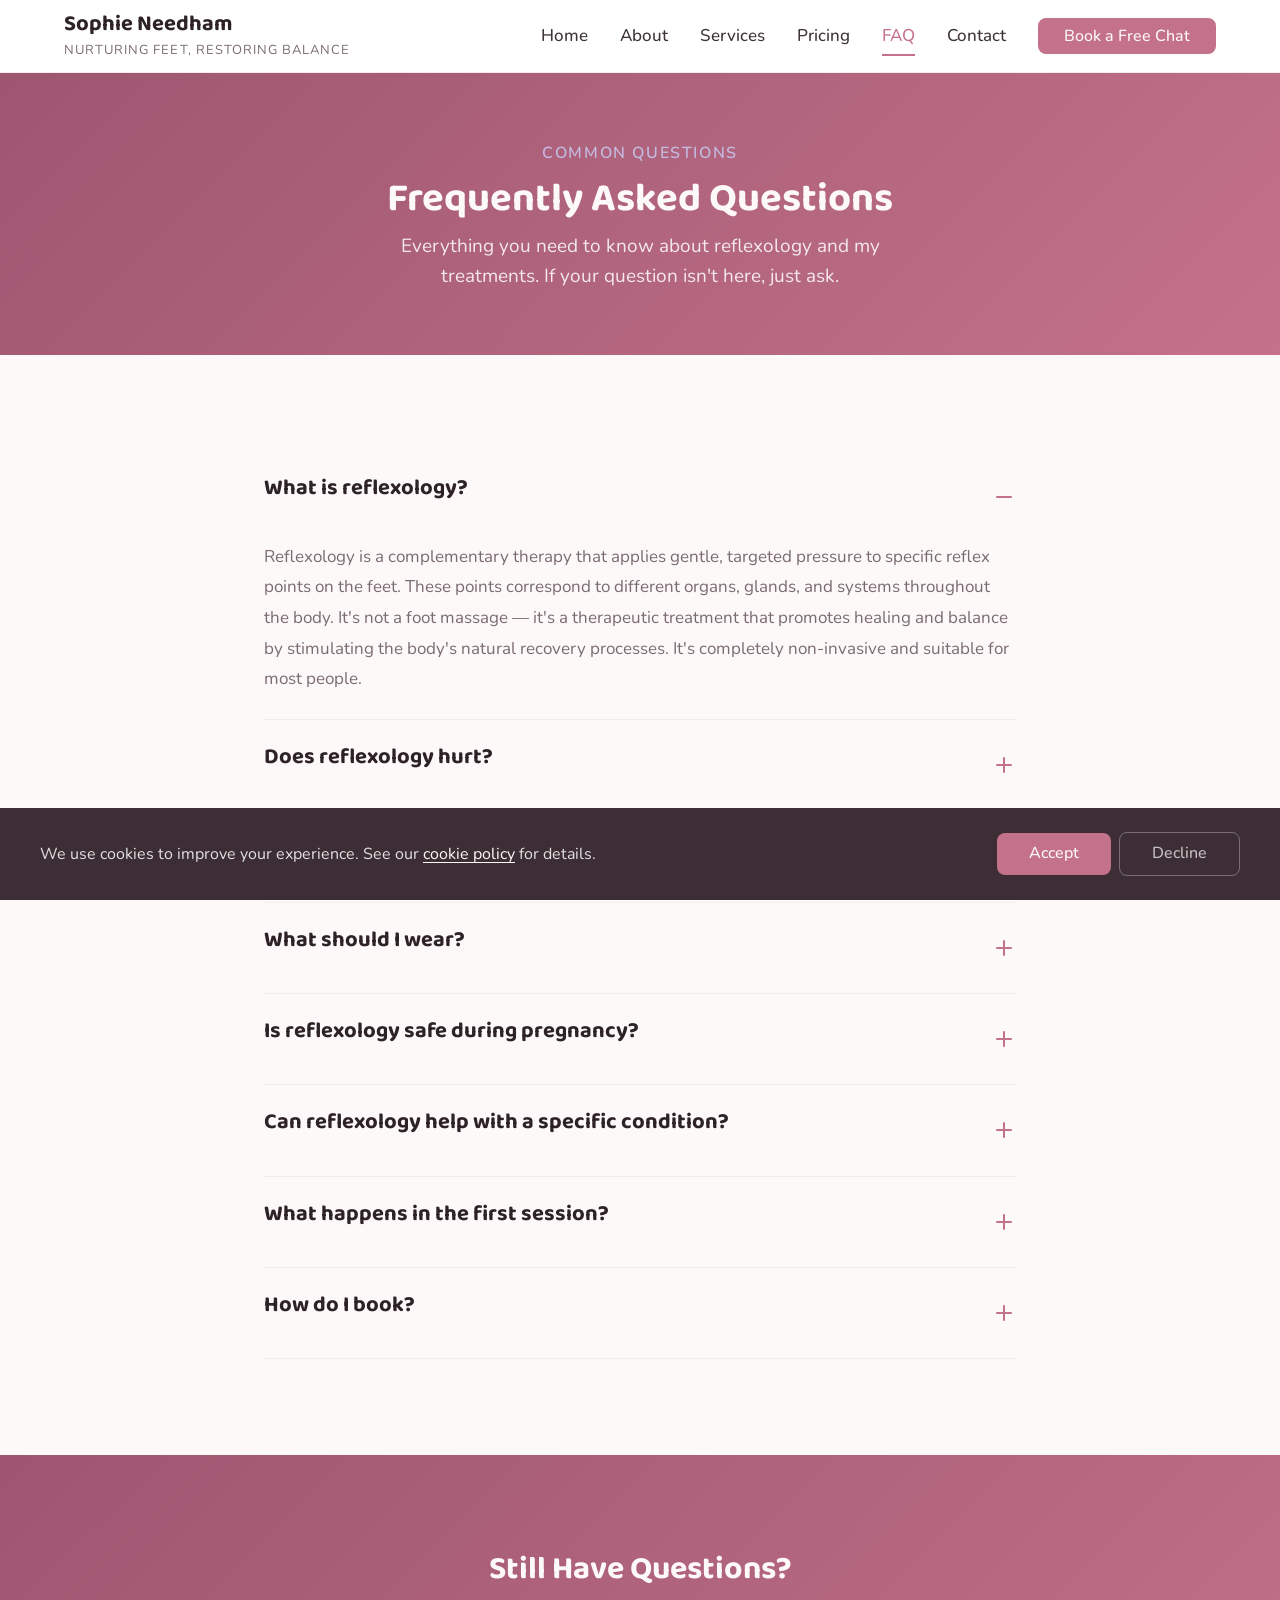
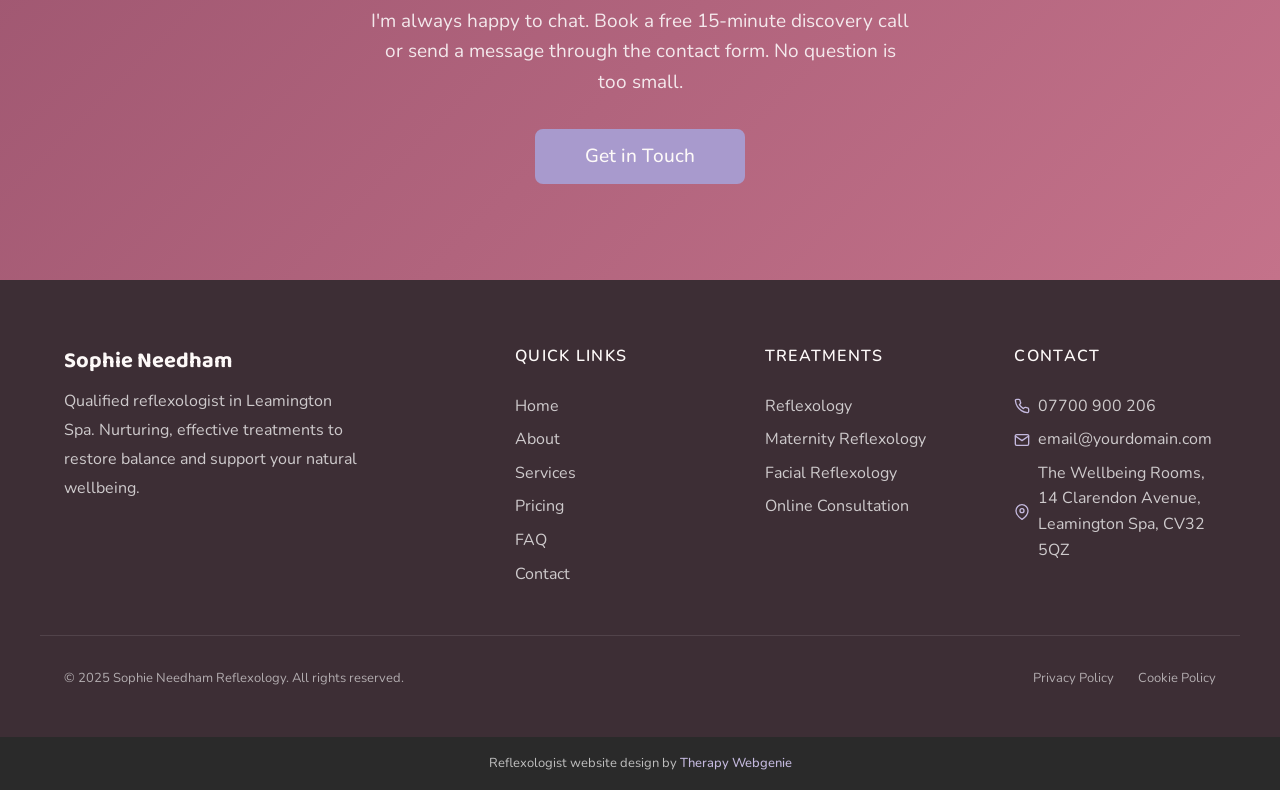
<file: faq.html>
<!DOCTYPE html>
<html lang="en">
<head>
  <meta charset="UTF-8">
  <meta name="viewport" content="width=device-width, initial-scale=1.0">
  <meta name="description" content="Frequently asked questions about reflexology — Sophie Needham Reflexology in Leamington Spa. Find answers about treatments, what to expect, pregnancy reflexology, and how to book.">
  <meta name="author" content="Sophie Needham Reflexology">
  <title>FAQ — Sophie Needham Reflexology</title>

  <link rel="canonical" href="https://trulyempoweredcode.github.io/demo-reflexologist/faq.html">

  <meta property="og:type" content="website">
  <meta property="og:url" content="https://trulyempoweredcode.github.io/demo-reflexologist/faq.html">
  <meta property="og:title" content="FAQ — Sophie Needham Reflexology">
  <meta property="og:description" content="Common questions about reflexology treatments in Leamington Spa answered by Sophie Needham.">

  <link rel="preconnect" href="https://fonts.googleapis.com">
  <link rel="preconnect" href="https://fonts.gstatic.com" crossorigin>

  <link rel="stylesheet" href="css/base.css">
  <link rel="stylesheet" href="css/components.css">
  <link rel="stylesheet" href="css/theme.css">
</head>
<body>

  <a href="#main" class="skip-link">Skip to main content</a>

  <!-- SECTION: nav -->
  <nav class="nav" role="navigation" aria-label="Main navigation">
    <div class="container nav__inner">
      <a href="index.html" class="nav__brand nav__brand--inline">
        <!-- PROFILE:logo --><!-- /PROFILE:logo -->
        <div class="nav__brand-text">
          <span class="nav__name"><!-- PROFILE:site_title -->Sophie Needham<!-- /PROFILE:site_title --></span>
          <span class="nav__title"><!-- PROFILE:site_slogan -->Nurturing feet, restoring balance<!-- /PROFILE:site_slogan --></span>
        </div>
      </a>
      <div class="nav__links">
        <a href="index.html" class="nav__link">Home</a>
        <a href="about.html" class="nav__link">About</a>
        <a href="services.html" class="nav__link">Services</a>
        <a href="pricing.html" class="nav__link">Pricing</a>
        <a href="faq.html" class="nav__link nav__link--active">FAQ</a>
        <a href="contact.html" class="nav__link">Contact</a>
        <a href="contact.html" class="btn btn--primary nav__cta">Book a Free Chat</a>
      </div>
      <button class="nav__toggle" aria-label="Toggle menu" aria-expanded="false" aria-controls="mobile-menu">
        <span class="nav__toggle-bar"></span>
        <span class="nav__toggle-bar"></span>
        <span class="nav__toggle-bar"></span>
      </button>
    </div>
    <div class="nav__mobile" id="mobile-menu" role="menu">
      <a href="index.html" class="nav__link" role="menuitem">Home</a>
      <a href="about.html" class="nav__link" role="menuitem">About</a>
      <a href="services.html" class="nav__link" role="menuitem">Services</a>
      <a href="pricing.html" class="nav__link" role="menuitem">Pricing</a>
      <a href="faq.html" class="nav__link nav__link--active" role="menuitem">FAQ</a>
      <a href="contact.html" class="nav__link" role="menuitem">Contact</a>
      <a href="contact.html" class="btn btn--primary" role="menuitem">Book a Free Chat</a>
    </div>
  </nav>
  <!-- /SECTION: nav -->

  <!-- Compact scroll header -->
  <div class="nav-scroll" aria-hidden="true">
    <div class="container nav-scroll__inner">
      <div class="nav-scroll__brand">
        <span class="nav-scroll__name"><!-- PROFILE:site_title -->Sophie Needham<!-- /PROFILE:site_title --></span>
        <span class="nav-scroll__title"><!-- PROFILE:site_slogan -->Nurturing feet, restoring balance<!-- /PROFILE:site_slogan --></span>
      </div>
      <div class="nav-scroll__right">
        <a href="tel:07700900206" class="nav-scroll__phone">
          <svg xmlns="http://www.w3.org/2000/svg" viewBox="0 0 24 24" fill="none" stroke="currentColor" stroke-width="2" stroke-linecap="round" stroke-linejoin="round"><path d="M22 16.92v3a2 2 0 0 1-2.18 2 19.79 19.79 0 0 1-8.63-3.07 19.5 19.5 0 0 1-6-6 19.79 19.79 0 0 1-3.07-8.67A2 2 0 0 1 4.11 2h3a2 2 0 0 1 2 1.72c.127.96.361 1.903.7 2.81a2 2 0 0 1-.45 2.11L8.09 9.91a16 16 0 0 0 6 6l1.27-1.27a2 2 0 0 1 2.11-.45c.907.339 1.85.573 2.81.7A2 2 0 0 1 22 16.92z"></path></svg>
          07700 900 206
        </a>
        <a href="tel:07700900206" class="nav-scroll__phone-icon" aria-label="Call us">
          <svg xmlns="http://www.w3.org/2000/svg" viewBox="0 0 24 24" fill="none" stroke="currentColor" stroke-width="2" stroke-linecap="round" stroke-linejoin="round"><path d="M22 16.92v3a2 2 0 0 1-2.18 2 19.79 19.79 0 0 1-8.63-3.07 19.5 19.5 0 0 1-6-6 19.79 19.79 0 0 1-3.07-8.67A2 2 0 0 1 4.11 2h3a2 2 0 0 1 2 1.72c.127.96.361 1.903.7 2.81a2 2 0 0 1-.45 2.11L8.09 9.91a16 16 0 0 0 6 6l1.27-1.27a2 2 0 0 1 2.11-.45c.907.339 1.85.573 2.81.7A2 2 0 0 1 22 16.92z"></path></svg>
        </a>
        <button class="nav-scroll__toggle" aria-label="Toggle menu">
          <span class="nav-scroll__toggle-bar"></span>
          <span class="nav-scroll__toggle-bar"></span>
          <span class="nav-scroll__toggle-bar"></span>
        </button>
      </div>
    </div>
  </div>

  <main id="main">

    <!-- SECTION: page-header -->
    <section class="page-header page-header--dark">
      <div class="container">
        <span class="section-label">Common Questions</span>
        <h1>Frequently Asked Questions</h1>
        <p class="page-header__subtitle">Everything you need to know about reflexology and my treatments. If your question isn't here, just ask.</p>
      </div>
    </section>
    <!-- /SECTION: page-header -->

    <!-- SECTION: faq -->
    <section class="section">
      <div class="container container--narrow">
        <div class="accordion">
          <div class="accordion__item accordion__item--open">
            <button class="accordion__trigger" aria-expanded="true">
              <h4>What is reflexology?</h4>
              <svg class="accordion__icon" xmlns="http://www.w3.org/2000/svg" viewBox="0 0 24 24" fill="none" stroke="currentColor" stroke-width="2" stroke-linecap="round" stroke-linejoin="round"><line x1="5" y1="12" x2="19" y2="12"></line><line class="accordion__icon-vertical" x1="12" y1="5" x2="12" y2="19"></line></svg>
            </button>
            <div class="accordion__content">
              <p>Reflexology is a complementary therapy that applies gentle, targeted pressure to specific reflex points on the feet. These points correspond to different organs, glands, and systems throughout the body. It's not a foot massage — it's a therapeutic treatment that promotes healing and balance by stimulating the body's natural recovery processes. It's completely non-invasive and suitable for most people.</p>
            </div>
          </div>

          <div class="accordion__item">
            <button class="accordion__trigger" aria-expanded="false">
              <h4>Does reflexology hurt?</h4>
              <svg class="accordion__icon" xmlns="http://www.w3.org/2000/svg" viewBox="0 0 24 24" fill="none" stroke="currentColor" stroke-width="2" stroke-linecap="round" stroke-linejoin="round"><line x1="5" y1="12" x2="19" y2="12"></line><line class="accordion__icon-vertical" x1="12" y1="5" x2="12" y2="19"></line></svg>
            </button>
            <div class="accordion__content">
              <p>No, reflexology shouldn't hurt. I use firm but gentle pressure throughout. You may notice some tender spots during treatment, which can indicate an area of imbalance that needs attention, but the overall experience is deeply relaxing. I'll always work within your comfort level and check in with you as we go.</p>
            </div>
          </div>

          <div class="accordion__item">
            <button class="accordion__trigger" aria-expanded="false">
              <h4>How many sessions will I need?</h4>
              <svg class="accordion__icon" xmlns="http://www.w3.org/2000/svg" viewBox="0 0 24 24" fill="none" stroke="currentColor" stroke-width="2" stroke-linecap="round" stroke-linejoin="round"><line x1="5" y1="12" x2="19" y2="12"></line><line class="accordion__icon-vertical" x1="12" y1="5" x2="12" y2="19"></line></svg>
            </button>
            <div class="accordion__content">
              <p>It depends on your reason for visiting. Some people feel real benefits after a single session. For ongoing or chronic conditions, I typically recommend a course of 4&ndash;6 weekly sessions, followed by regular maintenance treatments. I'll suggest a plan that works for you during our initial chat, but there's never any pressure to commit.</p>
            </div>
          </div>

          <div class="accordion__item">
            <button class="accordion__trigger" aria-expanded="false">
              <h4>What should I wear?</h4>
              <svg class="accordion__icon" xmlns="http://www.w3.org/2000/svg" viewBox="0 0 24 24" fill="none" stroke="currentColor" stroke-width="2" stroke-linecap="round" stroke-linejoin="round"><line x1="5" y1="12" x2="19" y2="12"></line><line class="accordion__icon-vertical" x1="12" y1="5" x2="12" y2="19"></line></svg>
            </button>
            <div class="accordion__content">
              <p>Wear whatever you feel comfortable in. You stay fully clothed throughout the treatment — only your shoes and socks are removed. I'll provide a warm blanket so you feel cosy and relaxed. The main thing is that you feel at ease.</p>
            </div>
          </div>

          <div class="accordion__item">
            <button class="accordion__trigger" aria-expanded="false">
              <h4>Is reflexology safe during pregnancy?</h4>
              <svg class="accordion__icon" xmlns="http://www.w3.org/2000/svg" viewBox="0 0 24 24" fill="none" stroke="currentColor" stroke-width="2" stroke-linecap="round" stroke-linejoin="round"><line x1="5" y1="12" x2="19" y2="12"></line><line class="accordion__icon-vertical" x1="12" y1="5" x2="12" y2="19"></line></svg>
            </button>
            <div class="accordion__content">
              <p>Yes — I'm a specialist maternity reflexologist and regularly treat pregnant clients. Reflexology is safe from 12 weeks onwards, and many clients continue throughout their pregnancy for support with common discomforts like nausea, back pain, and fatigue. I'd always recommend letting your midwife know you're having treatments.</p>
            </div>
          </div>

          <div class="accordion__item">
            <button class="accordion__trigger" aria-expanded="false">
              <h4>Can reflexology help with a specific condition?</h4>
              <svg class="accordion__icon" xmlns="http://www.w3.org/2000/svg" viewBox="0 0 24 24" fill="none" stroke="currentColor" stroke-width="2" stroke-linecap="round" stroke-linejoin="round"><line x1="5" y1="12" x2="19" y2="12"></line><line class="accordion__icon-vertical" x1="12" y1="5" x2="12" y2="19"></line></svg>
            </button>
            <div class="accordion__content">
              <p>Reflexology supports the body's natural healing processes. My clients regularly report improvements with stress, insomnia, digestive issues, migraines, fertility challenges, and chronic pain. While I don't diagnose or claim to cure conditions, reflexology can be a valuable complement to conventional medical treatment — never a substitute for it.</p>
            </div>
          </div>

          <div class="accordion__item">
            <button class="accordion__trigger" aria-expanded="false">
              <h4>What happens in the first session?</h4>
              <svg class="accordion__icon" xmlns="http://www.w3.org/2000/svg" viewBox="0 0 24 24" fill="none" stroke="currentColor" stroke-width="2" stroke-linecap="round" stroke-linejoin="round"><line x1="5" y1="12" x2="19" y2="12"></line><line class="accordion__icon-vertical" x1="12" y1="5" x2="12" y2="19"></line></svg>
            </button>
            <div class="accordion__content">
              <p>Your first session begins with a consultation where we'll talk about your health history, lifestyle, and what you'd like to achieve. The first appointment takes around 75 minutes — 15 minutes for the consultation plus a full 60-minute treatment. Subsequent sessions are 60 minutes. You'll be seated in a comfortable reclining chair throughout, fully clothed with just bare feet.</p>
            </div>
          </div>

          <div class="accordion__item">
            <button class="accordion__trigger" aria-expanded="false">
              <h4>How do I book?</h4>
              <svg class="accordion__icon" xmlns="http://www.w3.org/2000/svg" viewBox="0 0 24 24" fill="none" stroke="currentColor" stroke-width="2" stroke-linecap="round" stroke-linejoin="round"><line x1="5" y1="12" x2="19" y2="12"></line><line class="accordion__icon-vertical" x1="12" y1="5" x2="12" y2="19"></line></svg>
            </button>
            <div class="accordion__content">
              <p>You can book via the <a href="contact.html">contact form</a>, by calling me on 07700 900 206, or by emailing <a href="mailto:email@yourdomain.com">email@yourdomain.com</a>. If you're new to reflexology, I offer a free 15-minute discovery chat so we can talk through your needs before you commit to anything.</p>
            </div>
          </div>
        </div>
      </div>
    </section>
    <!-- /SECTION: faq -->

    <!-- SECTION: cta -->
    <section class="section cta-banner">
      <div class="container text-center">
        <h2>Still Have Questions?</h2>
        <p>I'm always happy to chat. Book a free 15-minute discovery call or send a message through the contact form. No question is too small.</p>
        <div class="cta-banner__buttons">
          <a href="contact.html" class="btn btn--accent">Get in Touch</a>
        </div>
      </div>
    </section>
    <!-- /SECTION: cta -->

  </main>

  <!-- SECTION: footer -->
  <footer class="footer">
    <div class="container footer__inner">
      <div class="footer__brand">
        <p class="footer__brand-name">Sophie Needham</p>
        <p class="footer__brand-text">Qualified reflexologist in Leamington Spa. Nurturing, effective treatments to restore balance and support your natural wellbeing.</p>
      </div>
      <div class="footer__col">
        <p class="footer__heading">Quick Links</p>
        <div class="footer__links">
          <a href="index.html" class="footer__link">Home</a>
          <a href="about.html" class="footer__link">About</a>
          <a href="services.html" class="footer__link">Services</a>
          <a href="pricing.html" class="footer__link">Pricing</a>
          <a href="faq.html" class="footer__link">FAQ</a>
          <a href="contact.html" class="footer__link">Contact</a>
        </div>
      </div>
      <div class="footer__col">
        <p class="footer__heading">Treatments</p>
        <div class="footer__links">
          <a href="services.html" class="footer__link">Reflexology</a>
          <a href="services.html" class="footer__link">Maternity Reflexology</a>
          <a href="services.html" class="footer__link">Facial Reflexology</a>
          <a href="services.html" class="footer__link">Online Consultation</a>
        </div>
      </div>
      <div class="footer__col">
        <p class="footer__heading">Contact</p>
        <div class="footer__contact-item">
          <svg xmlns="http://www.w3.org/2000/svg" viewBox="0 0 24 24" fill="none" stroke="currentColor" stroke-width="2" stroke-linecap="round" stroke-linejoin="round"><path d="M22 16.92v3a2 2 0 0 1-2.18 2 19.79 19.79 0 0 1-8.63-3.07 19.5 19.5 0 0 1-6-6 19.79 19.79 0 0 1-3.07-8.67A2 2 0 0 1 4.11 2h3a2 2 0 0 1 2 1.72 12.84 12.84 0 0 0 .7 2.81 2 2 0 0 1-.45 2.11L8.09 9.91a16 16 0 0 0 6 6l1.27-1.27a2 2 0 0 1 2.11-.45 12.84 12.84 0 0 0 2.81.7A2 2 0 0 1 22 16.92z"></path></svg>
          <!-- PROFILE:phone_landline --><span>07700 900 206</span><!-- /PROFILE:phone_landline -->
        </div>
        <div class="footer__contact-item">
          <svg xmlns="http://www.w3.org/2000/svg" viewBox="0 0 24 24" fill="none" stroke="currentColor" stroke-width="2" stroke-linecap="round" stroke-linejoin="round"><path d="M4 4h16c1.1 0 2 .9 2 2v12c0 1.1-.9 2-2 2H4c-1.1 0-2-.9-2-2V6c0-1.1.9-2 2-2z"></path><polyline points="22,6 12,13 2,6"></polyline></svg>
          <!-- PROFILE:email --><a href="mailto:email@yourdomain.com">email@yourdomain.com</a><!-- /PROFILE:email -->
        </div>
        <div class="footer__contact-item">
          <svg xmlns="http://www.w3.org/2000/svg" viewBox="0 0 24 24" fill="none" stroke="currentColor" stroke-width="2" stroke-linecap="round" stroke-linejoin="round"><path d="M21 10c0 7-9 13-9 13s-9-6-9-13a9 9 0 0 1 18 0z"></path><circle cx="12" cy="10" r="3"></circle></svg>
          <!-- PROFILE:address --><span>The Wellbeing Rooms, 14 Clarendon Avenue, Leamington Spa, CV32 5QZ</span><!-- /PROFILE:address -->
        </div>
      </div>
    </div>
    <div class="container footer__bottom">
      <p class="footer__copyright">&copy; 2025 Sophie Needham Reflexology. All rights reserved.</p>
      <div class="footer__legal">
        <a href="privacy.html">Privacy Policy</a>
        <a href="cookies-policy.html">Cookie Policy</a>
      </div>
    </div>
  </footer>
  <!-- /SECTION: footer -->

  <div class="site-credit">
    <p>Reflexologist website design by <a href="https://www.therapywebgenie.com/websites-for-therapists/complementary-therapists/" target="_blank" rel="noopener nofollow">Therapy Webgenie</a></p>
  </div>

  <!-- Cookie Consent -->
  <div class="cookie-banner" role="dialog" aria-label="Cookie consent">
    <div class="cookie-banner__inner">
      <p class="cookie-banner__text">We use cookies to improve your experience. See our <a href="cookies-policy.html">cookie policy</a> for details.</p>
      <div class="cookie-banner__buttons"><button class="cookie-banner__accept">Accept</button><button class="cookie-banner__decline">Decline</button></div>
    </div>
  </div>

  <!-- Back to Top -->
  <button class="back-to-top" aria-label="Back to top">
    <svg xmlns="http://www.w3.org/2000/svg" viewBox="0 0 24 24" fill="none" stroke="currentColor" stroke-width="2" stroke-linecap="round" stroke-linejoin="round"><polyline points="18 15 12 9 6 15"></polyline></svg>
  </button>

  <script src="js/main.js"></script>
</body>
</html>
</file>
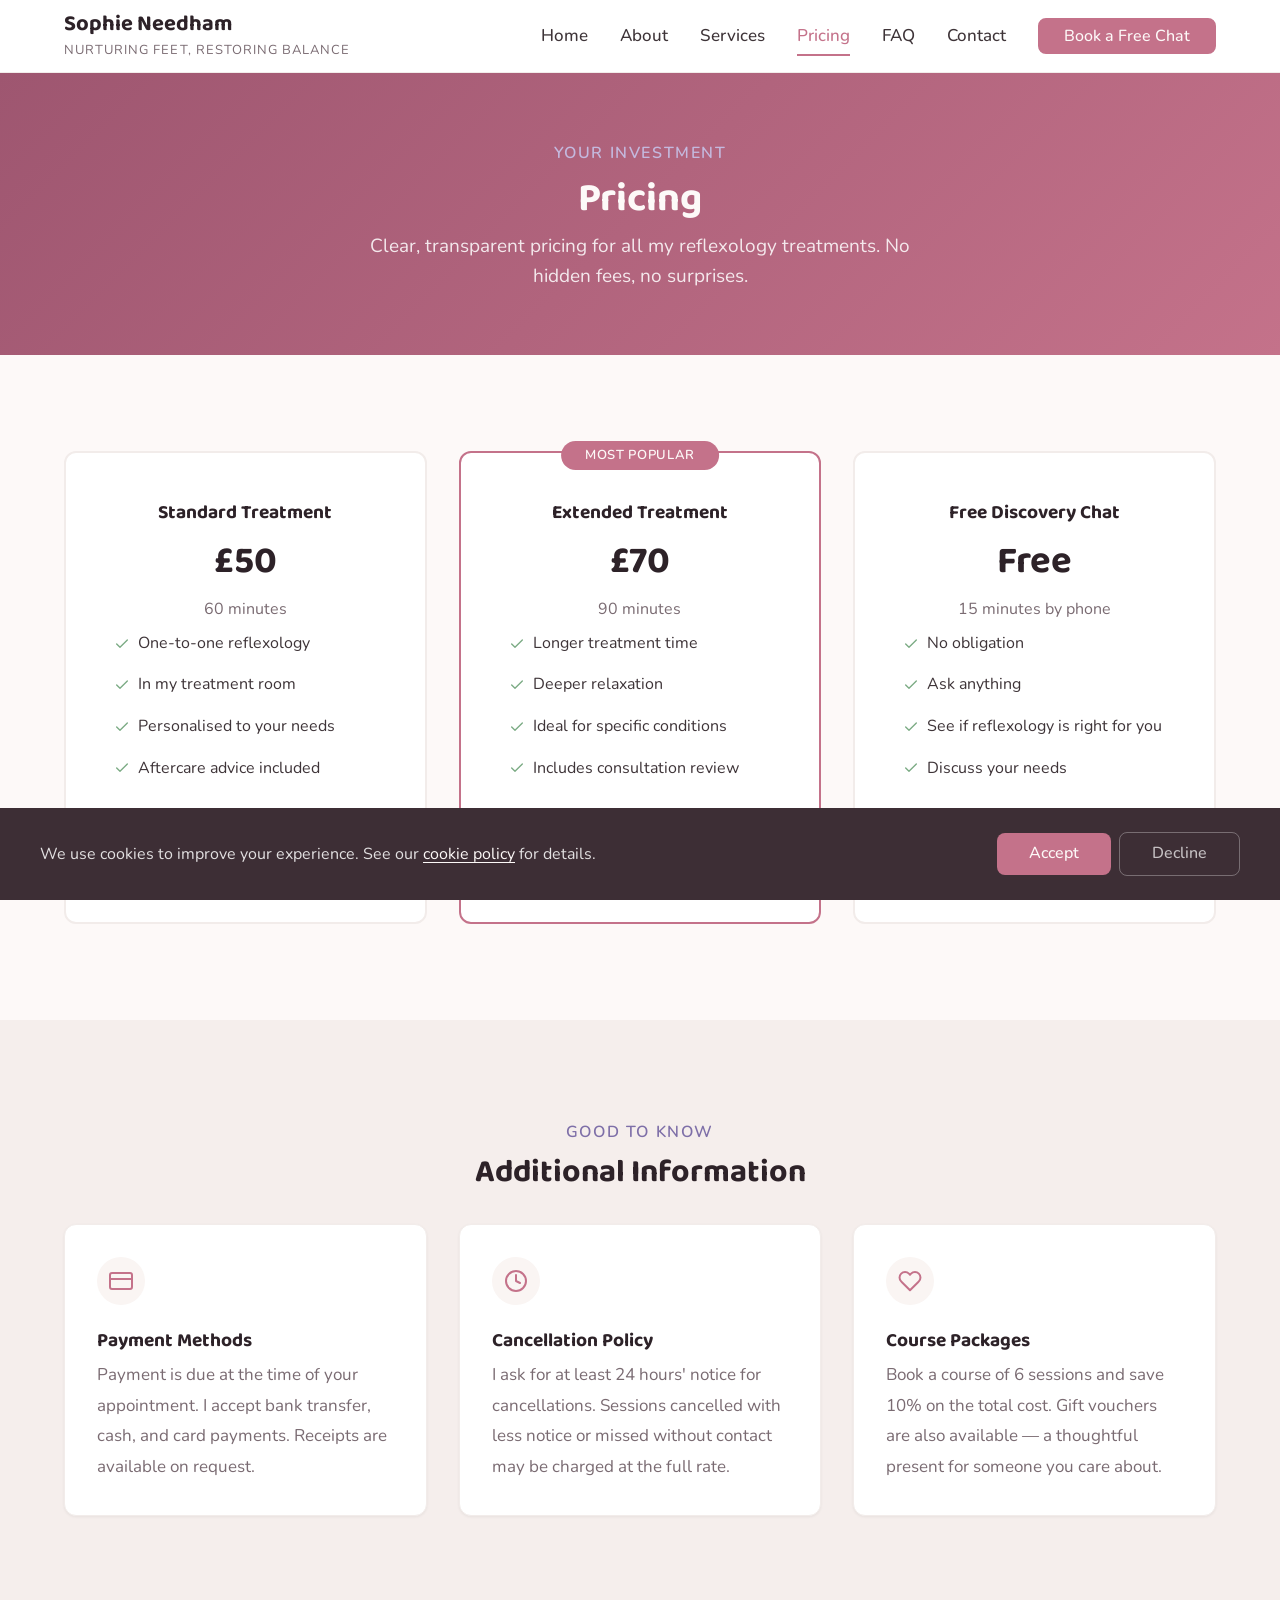
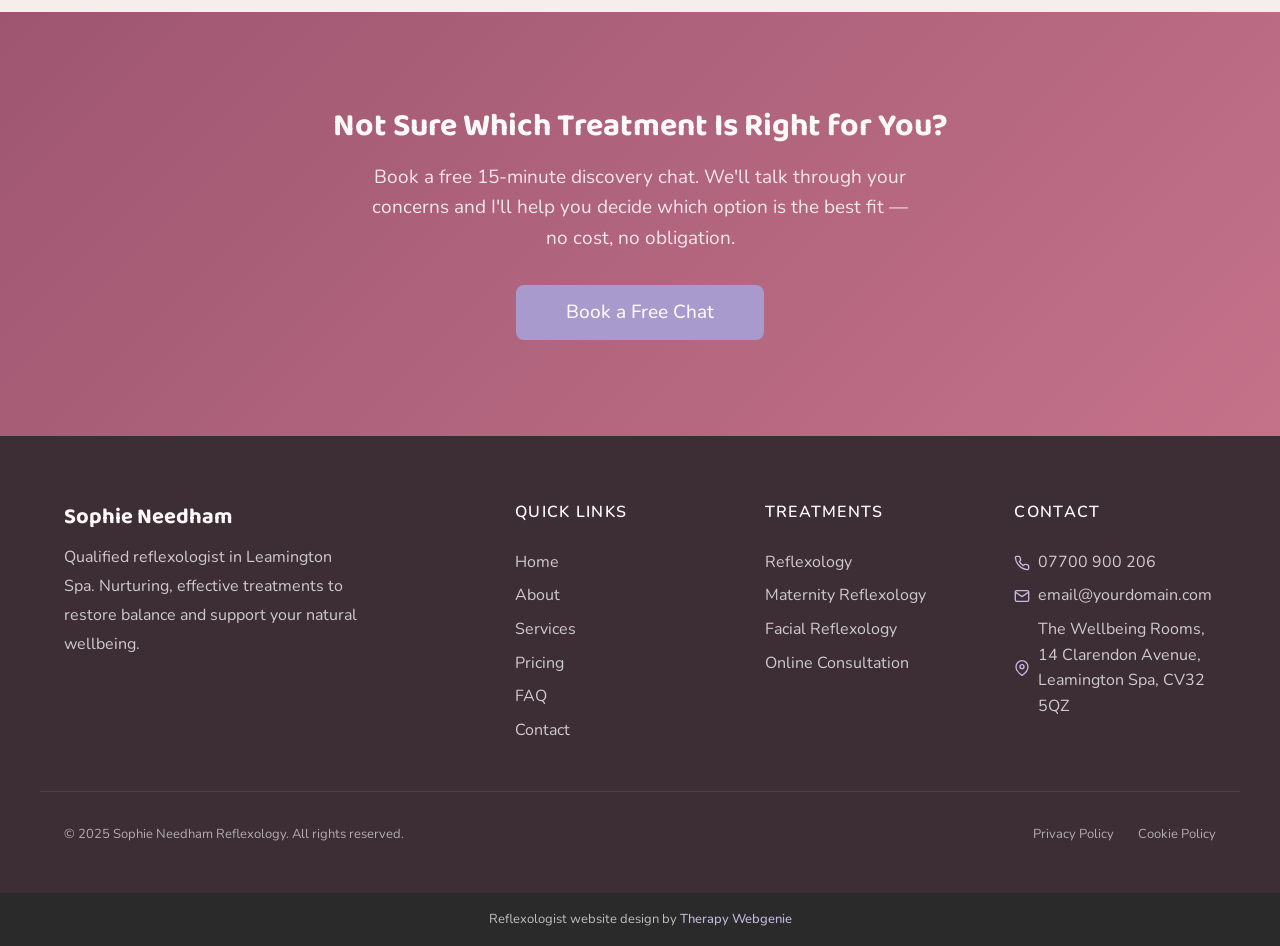
<file: pricing.html>
<!DOCTYPE html>
<html lang="en">
<head>
  <meta charset="UTF-8">
  <meta name="viewport" content="width=device-width, initial-scale=1.0">
  <meta name="description" content="Reflexology pricing — Sophie Needham Reflexology in Leamington Spa. Clear, transparent pricing for all treatments including standard sessions, extended treatments, and a free discovery chat.">
  <meta name="author" content="Sophie Needham Reflexology">
  <title>Pricing — Sophie Needham Reflexology</title>

  <link rel="canonical" href="https://trulyempoweredcode.github.io/demo-reflexologist/pricing.html">

  <meta property="og:type" content="website">
  <meta property="og:url" content="https://trulyempoweredcode.github.io/demo-reflexologist/pricing.html">
  <meta property="og:title" content="Pricing — Sophie Needham Reflexology">
  <meta property="og:description" content="Clear, transparent reflexology pricing in Leamington Spa. Standard treatments, extended sessions, and a free discovery chat.">

  <link rel="preconnect" href="https://fonts.googleapis.com">
  <link rel="preconnect" href="https://fonts.gstatic.com" crossorigin>

  <link rel="stylesheet" href="css/base.css">
  <link rel="stylesheet" href="css/components.css">
  <link rel="stylesheet" href="css/theme.css">
</head>
<body>

  <a href="#main" class="skip-link">Skip to main content</a>

  <!-- SECTION: nav -->
  <nav class="nav" role="navigation" aria-label="Main navigation">
    <div class="container nav__inner">
      <a href="index.html" class="nav__brand nav__brand--inline">
        <!-- PROFILE:logo --><!-- /PROFILE:logo -->
        <div class="nav__brand-text">
          <span class="nav__name"><!-- PROFILE:site_title -->Sophie Needham<!-- /PROFILE:site_title --></span>
          <span class="nav__title"><!-- PROFILE:site_slogan -->Nurturing feet, restoring balance<!-- /PROFILE:site_slogan --></span>
        </div>
      </a>
      <div class="nav__links">
        <a href="index.html" class="nav__link">Home</a>
        <a href="about.html" class="nav__link">About</a>
        <a href="services.html" class="nav__link">Services</a>
        <a href="pricing.html" class="nav__link nav__link--active">Pricing</a>
        <a href="faq.html" class="nav__link">FAQ</a>
        <a href="contact.html" class="nav__link">Contact</a>
        <a href="contact.html" class="btn btn--primary nav__cta">Book a Free Chat</a>
      </div>
      <button class="nav__toggle" aria-label="Toggle menu" aria-expanded="false" aria-controls="mobile-menu">
        <span class="nav__toggle-bar"></span>
        <span class="nav__toggle-bar"></span>
        <span class="nav__toggle-bar"></span>
      </button>
    </div>
    <div class="nav__mobile" id="mobile-menu" role="menu">
      <a href="index.html" class="nav__link" role="menuitem">Home</a>
      <a href="about.html" class="nav__link" role="menuitem">About</a>
      <a href="services.html" class="nav__link" role="menuitem">Services</a>
      <a href="pricing.html" class="nav__link nav__link--active" role="menuitem">Pricing</a>
      <a href="faq.html" class="nav__link" role="menuitem">FAQ</a>
      <a href="contact.html" class="nav__link" role="menuitem">Contact</a>
      <a href="contact.html" class="btn btn--primary" role="menuitem">Book a Free Chat</a>
    </div>
  </nav>
  <!-- /SECTION: nav -->

  <!-- Compact scroll header -->
  <div class="nav-scroll" aria-hidden="true">
    <div class="container nav-scroll__inner">
      <div class="nav-scroll__brand">
        <span class="nav-scroll__name"><!-- PROFILE:site_title -->Sophie Needham<!-- /PROFILE:site_title --></span>
        <span class="nav-scroll__title"><!-- PROFILE:site_slogan -->Nurturing feet, restoring balance<!-- /PROFILE:site_slogan --></span>
      </div>
      <div class="nav-scroll__right">
        <a href="tel:07700900206" class="nav-scroll__phone">
          <svg xmlns="http://www.w3.org/2000/svg" viewBox="0 0 24 24" fill="none" stroke="currentColor" stroke-width="2" stroke-linecap="round" stroke-linejoin="round"><path d="M22 16.92v3a2 2 0 0 1-2.18 2 19.79 19.79 0 0 1-8.63-3.07 19.5 19.5 0 0 1-6-6 19.79 19.79 0 0 1-3.07-8.67A2 2 0 0 1 4.11 2h3a2 2 0 0 1 2 1.72c.127.96.361 1.903.7 2.81a2 2 0 0 1-.45 2.11L8.09 9.91a16 16 0 0 0 6 6l1.27-1.27a2 2 0 0 1 2.11-.45c.907.339 1.85.573 2.81.7A2 2 0 0 1 22 16.92z"></path></svg>
          07700 900 206
        </a>
        <a href="tel:07700900206" class="nav-scroll__phone-icon" aria-label="Call us">
          <svg xmlns="http://www.w3.org/2000/svg" viewBox="0 0 24 24" fill="none" stroke="currentColor" stroke-width="2" stroke-linecap="round" stroke-linejoin="round"><path d="M22 16.92v3a2 2 0 0 1-2.18 2 19.79 19.79 0 0 1-8.63-3.07 19.5 19.5 0 0 1-6-6 19.79 19.79 0 0 1-3.07-8.67A2 2 0 0 1 4.11 2h3a2 2 0 0 1 2 1.72c.127.96.361 1.903.7 2.81a2 2 0 0 1-.45 2.11L8.09 9.91a16 16 0 0 0 6 6l1.27-1.27a2 2 0 0 1 2.11-.45c.907.339 1.85.573 2.81.7A2 2 0 0 1 22 16.92z"></path></svg>
        </a>
        <button class="nav-scroll__toggle" aria-label="Toggle menu">
          <span class="nav-scroll__toggle-bar"></span>
          <span class="nav-scroll__toggle-bar"></span>
          <span class="nav-scroll__toggle-bar"></span>
        </button>
      </div>
    </div>
  </div>

  <main id="main">

    <!-- SECTION: page-header -->
    <section class="page-header page-header--dark">
      <div class="container">
        <span class="section-label">Your Investment</span>
        <h1>Pricing</h1>
        <p class="page-header__subtitle">Clear, transparent pricing for all my reflexology treatments. No hidden fees, no surprises.</p>
      </div>
    </section>
    <!-- /SECTION: page-header -->

    <!-- SECTION: pricing-cards -->
    <section class="section">
      <div class="container grid grid--3">
        <div class="pricing-card">
          <div class="pricing-card__header">
            <h3>Standard Treatment</h3>
            <p class="pricing-card__price">&pound;50</p>
            <p class="pricing-card__duration">60 minutes</p>
          </div>
          <div class="pricing-card__body">
            <ul class="pricing-card__features">
              <li>
                <svg xmlns="http://www.w3.org/2000/svg" viewBox="0 0 24 24" fill="none" stroke="currentColor" stroke-width="2" stroke-linecap="round" stroke-linejoin="round"><polyline points="20 6 9 17 4 12"></polyline></svg>
                One-to-one reflexology
              </li>
              <li>
                <svg xmlns="http://www.w3.org/2000/svg" viewBox="0 0 24 24" fill="none" stroke="currentColor" stroke-width="2" stroke-linecap="round" stroke-linejoin="round"><polyline points="20 6 9 17 4 12"></polyline></svg>
                In my treatment room
              </li>
              <li>
                <svg xmlns="http://www.w3.org/2000/svg" viewBox="0 0 24 24" fill="none" stroke="currentColor" stroke-width="2" stroke-linecap="round" stroke-linejoin="round"><polyline points="20 6 9 17 4 12"></polyline></svg>
                Personalised to your needs
              </li>
              <li>
                <svg xmlns="http://www.w3.org/2000/svg" viewBox="0 0 24 24" fill="none" stroke="currentColor" stroke-width="2" stroke-linecap="round" stroke-linejoin="round"><polyline points="20 6 9 17 4 12"></polyline></svg>
                Aftercare advice included
              </li>
            </ul>
            <a href="contact.html" class="btn btn--secondary btn--block">Book Now</a>
          </div>
        </div>

        <div class="pricing-card pricing-card--featured">
          <div class="pricing-card__badge">Most Popular</div>
          <div class="pricing-card__header">
            <h3>Extended Treatment</h3>
            <p class="pricing-card__price">&pound;70</p>
            <p class="pricing-card__duration">90 minutes</p>
          </div>
          <div class="pricing-card__body">
            <ul class="pricing-card__features">
              <li>
                <svg xmlns="http://www.w3.org/2000/svg" viewBox="0 0 24 24" fill="none" stroke="currentColor" stroke-width="2" stroke-linecap="round" stroke-linejoin="round"><polyline points="20 6 9 17 4 12"></polyline></svg>
                Longer treatment time
              </li>
              <li>
                <svg xmlns="http://www.w3.org/2000/svg" viewBox="0 0 24 24" fill="none" stroke="currentColor" stroke-width="2" stroke-linecap="round" stroke-linejoin="round"><polyline points="20 6 9 17 4 12"></polyline></svg>
                Deeper relaxation
              </li>
              <li>
                <svg xmlns="http://www.w3.org/2000/svg" viewBox="0 0 24 24" fill="none" stroke="currentColor" stroke-width="2" stroke-linecap="round" stroke-linejoin="round"><polyline points="20 6 9 17 4 12"></polyline></svg>
                Ideal for specific conditions
              </li>
              <li>
                <svg xmlns="http://www.w3.org/2000/svg" viewBox="0 0 24 24" fill="none" stroke="currentColor" stroke-width="2" stroke-linecap="round" stroke-linejoin="round"><polyline points="20 6 9 17 4 12"></polyline></svg>
                Includes consultation review
              </li>
            </ul>
            <a href="contact.html" class="btn btn--primary btn--block">Book Now</a>
          </div>
        </div>

        <div class="pricing-card">
          <div class="pricing-card__header">
            <h3>Free Discovery Chat</h3>
            <p class="pricing-card__price">Free</p>
            <p class="pricing-card__duration">15 minutes by phone</p>
          </div>
          <div class="pricing-card__body">
            <ul class="pricing-card__features">
              <li>
                <svg xmlns="http://www.w3.org/2000/svg" viewBox="0 0 24 24" fill="none" stroke="currentColor" stroke-width="2" stroke-linecap="round" stroke-linejoin="round"><polyline points="20 6 9 17 4 12"></polyline></svg>
                No obligation
              </li>
              <li>
                <svg xmlns="http://www.w3.org/2000/svg" viewBox="0 0 24 24" fill="none" stroke="currentColor" stroke-width="2" stroke-linecap="round" stroke-linejoin="round"><polyline points="20 6 9 17 4 12"></polyline></svg>
                Ask anything
              </li>
              <li>
                <svg xmlns="http://www.w3.org/2000/svg" viewBox="0 0 24 24" fill="none" stroke="currentColor" stroke-width="2" stroke-linecap="round" stroke-linejoin="round"><polyline points="20 6 9 17 4 12"></polyline></svg>
                See if reflexology is right for you
              </li>
              <li>
                <svg xmlns="http://www.w3.org/2000/svg" viewBox="0 0 24 24" fill="none" stroke="currentColor" stroke-width="2" stroke-linecap="round" stroke-linejoin="round"><polyline points="20 6 9 17 4 12"></polyline></svg>
                Discuss your needs
              </li>
            </ul>
            <a href="contact.html" class="btn btn--secondary btn--block">Get in Touch</a>
          </div>
        </div>
      </div>
    </section>
    <!-- /SECTION: pricing-cards -->

    <!-- SECTION: pricing-info -->
    <section class="section section--alt">
      <div class="container">
        <div class="text-center">
          <span class="section-label">Good to Know</span>
          <h2>Additional Information</h2>
        </div>
        <div class="grid grid--3">
          <div class="card">
            <div class="card__icon">
              <svg xmlns="http://www.w3.org/2000/svg" viewBox="0 0 24 24" fill="none" stroke="currentColor" stroke-width="2" stroke-linecap="round" stroke-linejoin="round"><rect x="1" y="4" width="22" height="16" rx="2" ry="2"></rect><line x1="1" y1="10" x2="23" y2="10"></line></svg>
            </div>
            <h3 class="card__title">Payment Methods</h3>
            <p class="card__text">Payment is due at the time of your appointment. I accept bank transfer, cash, and card payments. Receipts are available on request.</p>
          </div>
          <div class="card">
            <div class="card__icon">
              <svg xmlns="http://www.w3.org/2000/svg" viewBox="0 0 24 24" fill="none" stroke="currentColor" stroke-width="2" stroke-linecap="round" stroke-linejoin="round"><circle cx="12" cy="12" r="10"></circle><polyline points="12 6 12 12 16 14"></polyline></svg>
            </div>
            <h3 class="card__title">Cancellation Policy</h3>
            <p class="card__text">I ask for at least 24 hours' notice for cancellations. Sessions cancelled with less notice or missed without contact may be charged at the full rate.</p>
          </div>
          <div class="card">
            <div class="card__icon">
              <svg xmlns="http://www.w3.org/2000/svg" viewBox="0 0 24 24" fill="none" stroke="currentColor" stroke-width="2" stroke-linecap="round" stroke-linejoin="round"><path d="M20.84 4.61a5.5 5.5 0 0 0-7.78 0L12 5.67l-1.06-1.06a5.5 5.5 0 0 0-7.78 7.78l1.06 1.06L12 21.23l7.78-7.78 1.06-1.06a5.5 5.5 0 0 0 0-7.78z"></path></svg>
            </div>
            <h3 class="card__title">Course Packages</h3>
            <p class="card__text">Book a course of 6 sessions and save 10% on the total cost. Gift vouchers are also available — a thoughtful present for someone you care about.</p>
          </div>
        </div>
      </div>
    </section>
    <!-- /SECTION: pricing-info -->

    <!-- SECTION: cta -->
    <section class="section cta-banner">
      <div class="container text-center">
        <h2>Not Sure Which Treatment Is Right for You?</h2>
        <p>Book a free 15-minute discovery chat. We'll talk through your concerns and I'll help you decide which option is the best fit — no cost, no obligation.</p>
        <div class="cta-banner__buttons">
          <a href="contact.html" class="btn btn--accent">Book a Free Chat</a>
        </div>
      </div>
    </section>
    <!-- /SECTION: cta -->

  </main>

  <!-- SECTION: footer -->
  <footer class="footer">
    <div class="container footer__inner">
      <div class="footer__brand">
        <p class="footer__brand-name">Sophie Needham</p>
        <p class="footer__brand-text">Qualified reflexologist in Leamington Spa. Nurturing, effective treatments to restore balance and support your natural wellbeing.</p>
      </div>
      <div class="footer__col">
        <p class="footer__heading">Quick Links</p>
        <div class="footer__links">
          <a href="index.html" class="footer__link">Home</a>
          <a href="about.html" class="footer__link">About</a>
          <a href="services.html" class="footer__link">Services</a>
          <a href="pricing.html" class="footer__link">Pricing</a>
          <a href="faq.html" class="footer__link">FAQ</a>
          <a href="contact.html" class="footer__link">Contact</a>
        </div>
      </div>
      <div class="footer__col">
        <p class="footer__heading">Treatments</p>
        <div class="footer__links">
          <a href="services.html" class="footer__link">Reflexology</a>
          <a href="services.html" class="footer__link">Maternity Reflexology</a>
          <a href="services.html" class="footer__link">Facial Reflexology</a>
          <a href="services.html" class="footer__link">Online Consultation</a>
        </div>
      </div>
      <div class="footer__col">
        <p class="footer__heading">Contact</p>
        <div class="footer__contact-item">
          <svg xmlns="http://www.w3.org/2000/svg" viewBox="0 0 24 24" fill="none" stroke="currentColor" stroke-width="2" stroke-linecap="round" stroke-linejoin="round"><path d="M22 16.92v3a2 2 0 0 1-2.18 2 19.79 19.79 0 0 1-8.63-3.07 19.5 19.5 0 0 1-6-6 19.79 19.79 0 0 1-3.07-8.67A2 2 0 0 1 4.11 2h3a2 2 0 0 1 2 1.72 12.84 12.84 0 0 0 .7 2.81 2 2 0 0 1-.45 2.11L8.09 9.91a16 16 0 0 0 6 6l1.27-1.27a2 2 0 0 1 2.11-.45 12.84 12.84 0 0 0 2.81.7A2 2 0 0 1 22 16.92z"></path></svg>
          <!-- PROFILE:phone_landline --><span>07700 900 206</span><!-- /PROFILE:phone_landline -->
        </div>
        <div class="footer__contact-item">
          <svg xmlns="http://www.w3.org/2000/svg" viewBox="0 0 24 24" fill="none" stroke="currentColor" stroke-width="2" stroke-linecap="round" stroke-linejoin="round"><path d="M4 4h16c1.1 0 2 .9 2 2v12c0 1.1-.9 2-2 2H4c-1.1 0-2-.9-2-2V6c0-1.1.9-2 2-2z"></path><polyline points="22,6 12,13 2,6"></polyline></svg>
          <!-- PROFILE:email --><a href="mailto:email@yourdomain.com">email@yourdomain.com</a><!-- /PROFILE:email -->
        </div>
        <div class="footer__contact-item">
          <svg xmlns="http://www.w3.org/2000/svg" viewBox="0 0 24 24" fill="none" stroke="currentColor" stroke-width="2" stroke-linecap="round" stroke-linejoin="round"><path d="M21 10c0 7-9 13-9 13s-9-6-9-13a9 9 0 0 1 18 0z"></path><circle cx="12" cy="10" r="3"></circle></svg>
          <!-- PROFILE:address --><span>The Wellbeing Rooms, 14 Clarendon Avenue, Leamington Spa, CV32 5QZ</span><!-- /PROFILE:address -->
        </div>
      </div>
    </div>
    <div class="container footer__bottom">
      <p class="footer__copyright">&copy; 2025 Sophie Needham Reflexology. All rights reserved.</p>
      <div class="footer__legal">
        <a href="privacy.html">Privacy Policy</a>
        <a href="cookies-policy.html">Cookie Policy</a>
      </div>
    </div>
  </footer>
  <!-- /SECTION: footer -->

  <div class="site-credit">
    <p>Reflexologist website design by <a href="https://www.therapywebgenie.com/websites-for-therapists/complementary-therapists/" target="_blank" rel="noopener nofollow">Therapy Webgenie</a></p>
  </div>

  <!-- Cookie Consent -->
  <div class="cookie-banner" role="dialog" aria-label="Cookie consent">
    <div class="cookie-banner__inner">
      <p class="cookie-banner__text">We use cookies to improve your experience. See our <a href="cookies-policy.html">cookie policy</a> for details.</p>
      <div class="cookie-banner__buttons"><button class="cookie-banner__accept">Accept</button><button class="cookie-banner__decline">Decline</button></div>
    </div>
  </div>

  <!-- Back to Top -->
  <button class="back-to-top" aria-label="Back to top">
    <svg xmlns="http://www.w3.org/2000/svg" viewBox="0 0 24 24" fill="none" stroke="currentColor" stroke-width="2" stroke-linecap="round" stroke-linejoin="round"><polyline points="18 15 12 9 6 15"></polyline></svg>
  </button>

  <script src="js/main.js"></script>
</body>
</html>
</file>
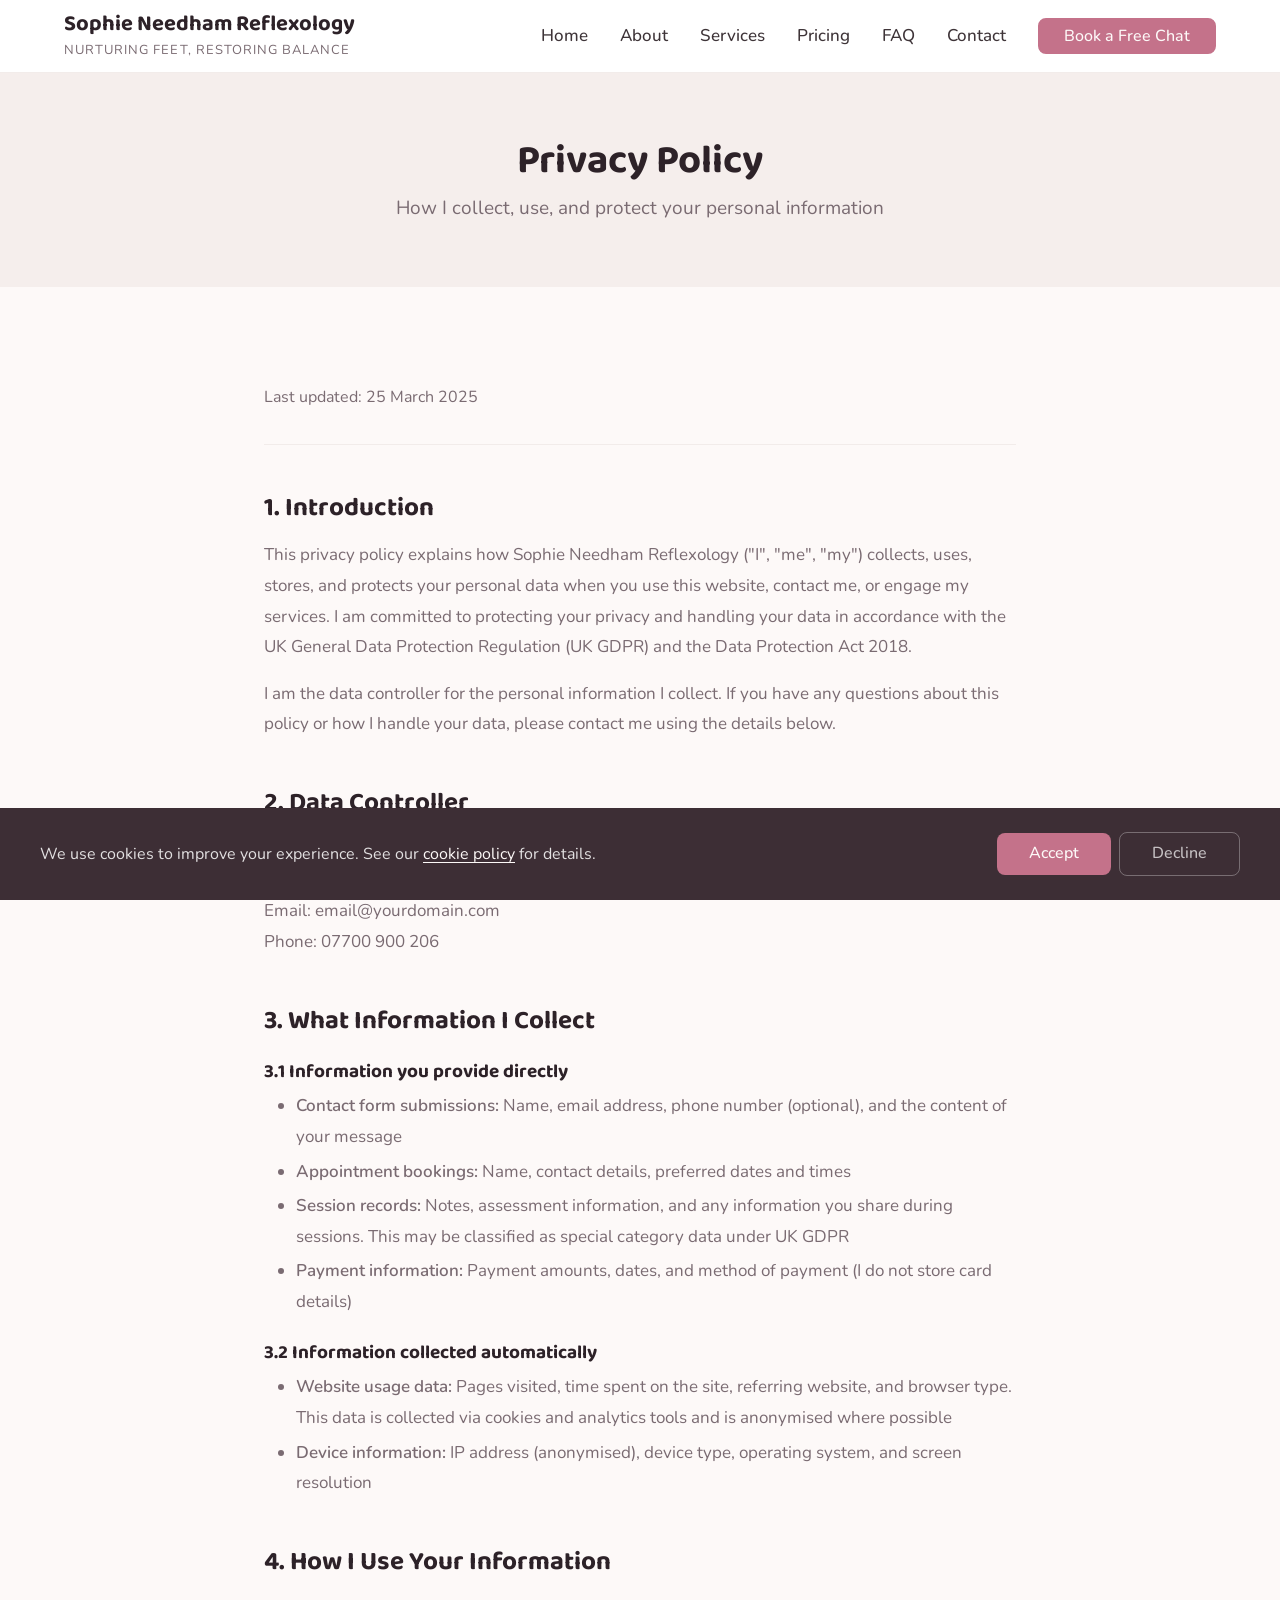
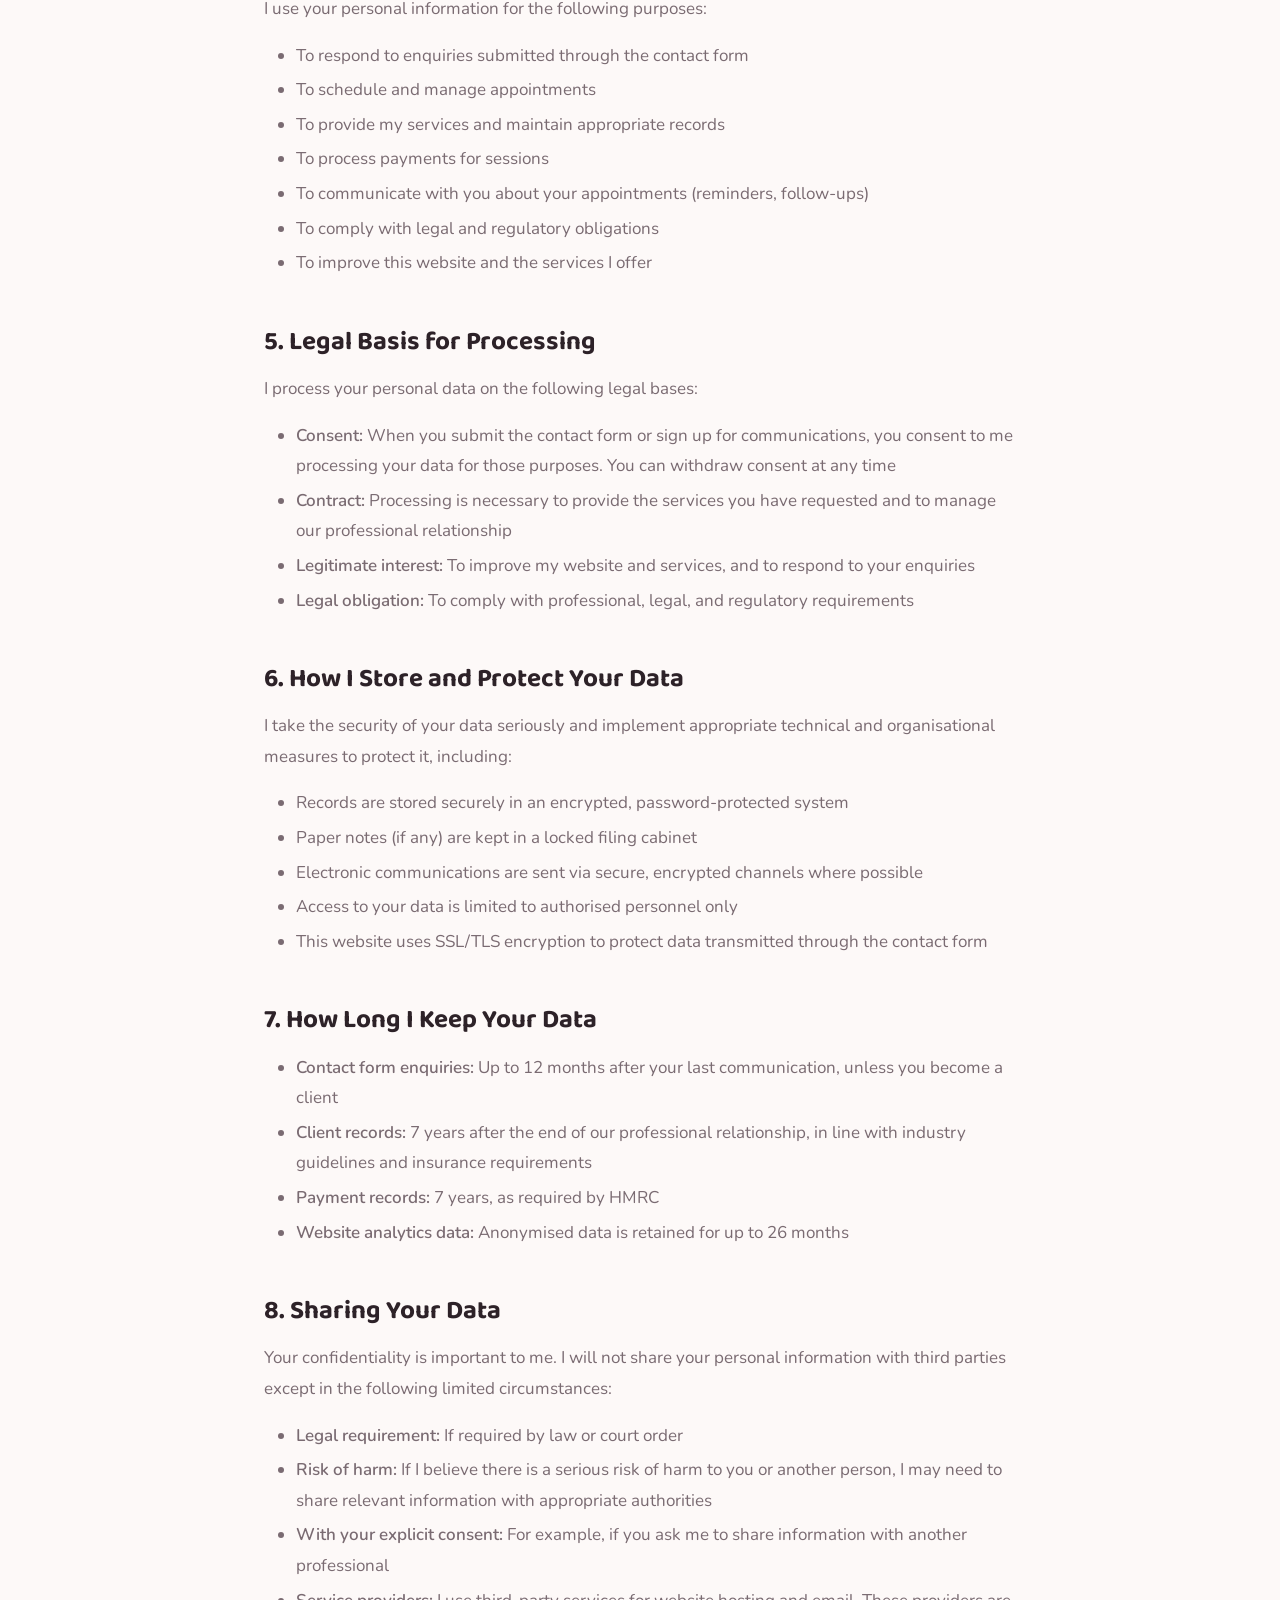
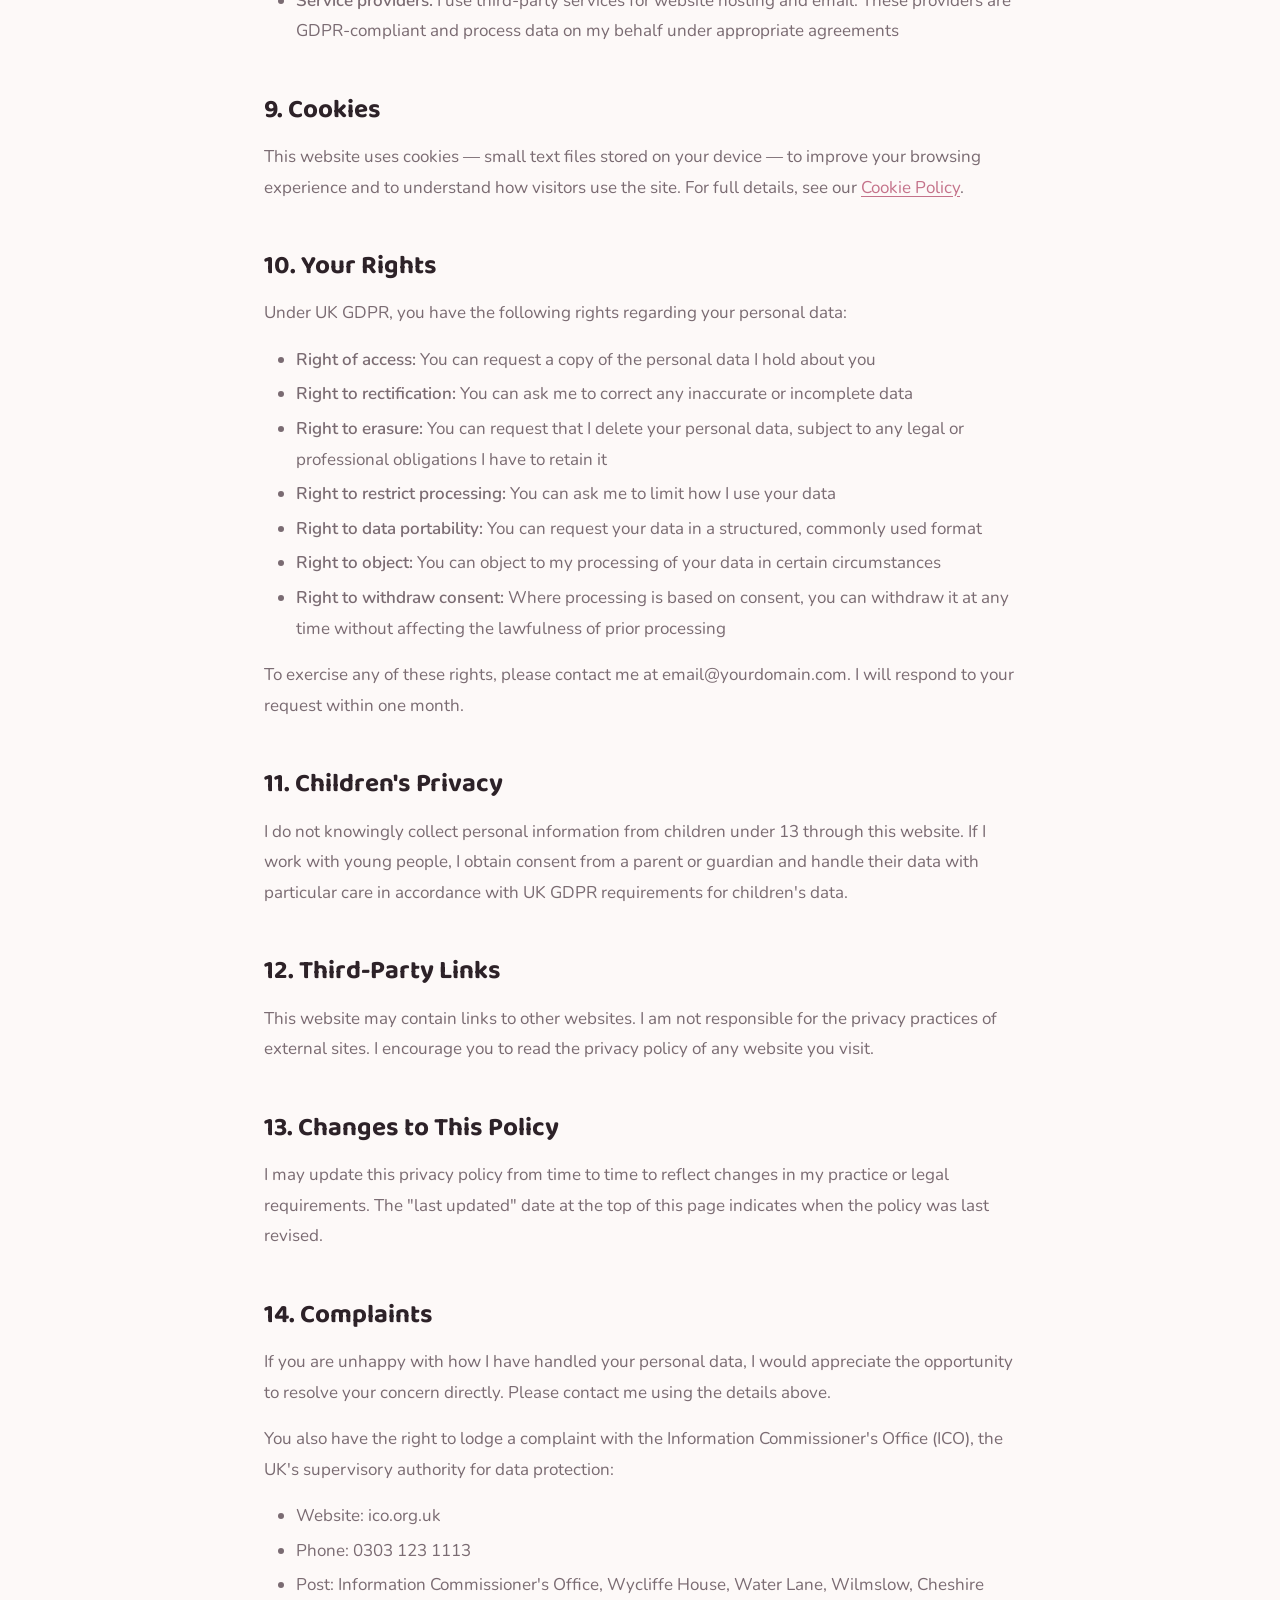
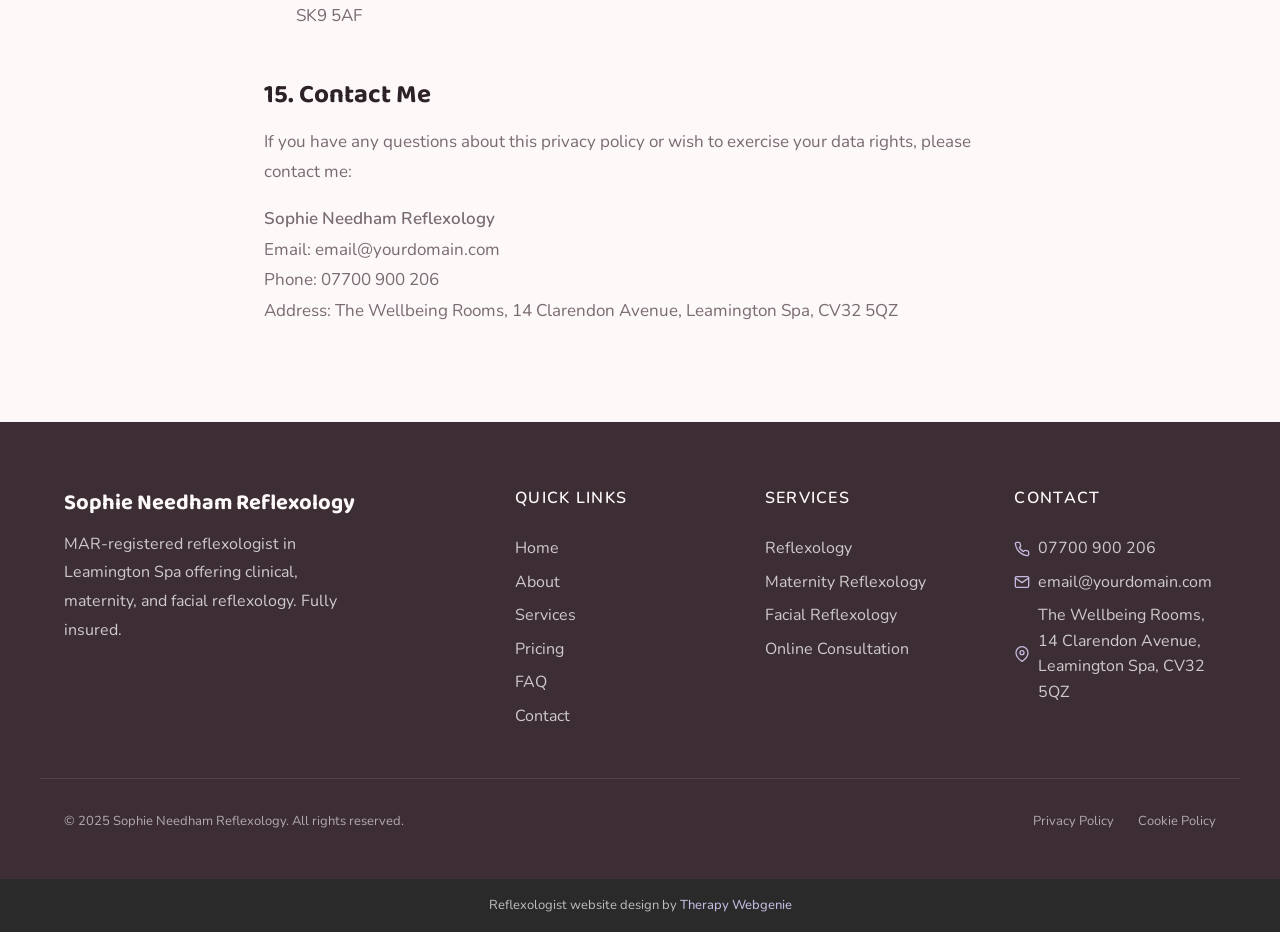
<file: privacy.html>
<!DOCTYPE html>
<html lang="en">
<head>
  <meta charset="UTF-8">
  <meta name="viewport" content="width=device-width, initial-scale=1.0">
  <meta name="description" content="Privacy policy for Sophie Needham Reflexology. How we collect, use, and protect your personal data in accordance with GDPR.">
  <meta name="robots" content="noindex">
  <title>Privacy Policy &mdash; Sophie Needham Reflexology</title>

  <link rel="preconnect" href="https://fonts.googleapis.com">
  <link rel="preconnect" href="https://fonts.gstatic.com" crossorigin>

  <link rel="stylesheet" href="css/base.css">
  <link rel="stylesheet" href="css/components.css">
  <link rel="stylesheet" href="css/theme.css">
  <!-- PROFILE:schema -->
  <!-- /PROFILE:schema -->
</head>
<body>

  <a href="#main" class="skip-link">Skip to main content</a>

  <!-- SECTION: nav -->
  <nav class="nav" role="navigation" aria-label="Main navigation">
    <div class="container nav__inner">
      <a href="index.html" class="nav__brand">
        <!-- PROFILE:logo --><!-- /PROFILE:logo -->
        <span class="nav__name"><!-- PROFILE:site_title -->Sophie Needham Reflexology<!-- /PROFILE:site_title --></span>
        <span class="nav__title"><!-- PROFILE:site_slogan -->Nurturing feet, restoring balance<!-- /PROFILE:site_slogan --></span>
      </a>
      <div class="nav__links">
        <a href="index.html" class="nav__link">Home</a>
        <a href="about.html" class="nav__link">About</a>
        <a href="services.html" class="nav__link">Services</a>
        <a href="pricing.html" class="nav__link">Pricing</a>
        <a href="faq.html" class="nav__link">FAQ</a>
        <a href="contact.html" class="nav__link">Contact</a>
        <a href="contact.html" class="btn btn--primary nav__cta">Book a Free Chat</a>
      </div>
      <button class="nav__toggle" aria-label="Toggle menu" aria-expanded="false" aria-controls="mobile-menu">
        <span class="nav__toggle-bar"></span>
        <span class="nav__toggle-bar"></span>
        <span class="nav__toggle-bar"></span>
      </button>
    </div>
    <div class="nav__mobile" id="mobile-menu" role="menu">
      <a href="index.html" class="nav__link" role="menuitem">Home</a>
      <a href="about.html" class="nav__link" role="menuitem">About</a>
      <a href="services.html" class="nav__link" role="menuitem">Services</a>
      <a href="pricing.html" class="nav__link" role="menuitem">Pricing</a>
      <a href="faq.html" class="nav__link" role="menuitem">FAQ</a>
      <a href="contact.html" class="nav__link" role="menuitem">Contact</a>
      <a href="contact.html" class="btn btn--primary" role="menuitem">Book a Free Chat</a>
    </div>
  </nav>
  <!-- /SECTION: nav -->

  <!-- Compact scroll header -->
  <div class="nav-scroll" aria-hidden="true">
    <div class="container nav-scroll__inner">
      <div class="nav-scroll__brand">
        <span class="nav-scroll__name"><!-- PROFILE:site_title -->Sophie Needham Reflexology<!-- /PROFILE:site_title --></span>
        <span class="nav-scroll__title"><!-- PROFILE:site_slogan -->Nurturing feet, restoring balance<!-- /PROFILE:site_slogan --></span>
      </div>
      <div class="nav-scroll__right">
        <a href="tel:07700900206" class="nav-scroll__phone">
          <svg xmlns="http://www.w3.org/2000/svg" viewBox="0 0 24 24" fill="none" stroke="currentColor" stroke-width="2" stroke-linecap="round" stroke-linejoin="round"><path d="M22 16.92v3a2 2 0 0 1-2.18 2 19.79 19.79 0 0 1-8.63-3.07 19.5 19.5 0 0 1-6-6 19.79 19.79 0 0 1-3.07-8.67A2 2 0 0 1 4.11 2h3a2 2 0 0 1 2 1.72c.127.96.361 1.903.7 2.81a2 2 0 0 1-.45 2.11L8.09 9.91a16 16 0 0 0 6 6l1.27-1.27a2 2 0 0 1 2.11-.45c.907.339 1.85.573 2.81.7A2 2 0 0 1 22 16.92z"></path></svg>
          07700 900 206
        </a>
        <a href="tel:07700900206" class="nav-scroll__phone-icon" aria-label="Call us">
          <svg xmlns="http://www.w3.org/2000/svg" viewBox="0 0 24 24" fill="none" stroke="currentColor" stroke-width="2" stroke-linecap="round" stroke-linejoin="round"><path d="M22 16.92v3a2 2 0 0 1-2.18 2 19.79 19.79 0 0 1-8.63-3.07 19.5 19.5 0 0 1-6-6 19.79 19.79 0 0 1-3.07-8.67A2 2 0 0 1 4.11 2h3a2 2 0 0 1 2 1.72c.127.96.361 1.903.7 2.81a2 2 0 0 1-.45 2.11L8.09 9.91a16 16 0 0 0 6 6l1.27-1.27a2 2 0 0 1 2.11-.45c.907.339 1.85.573 2.81.7A2 2 0 0 1 22 16.92z"></path></svg>
        </a>
        <button class="nav-scroll__toggle" aria-label="Toggle menu">
          <span class="nav-scroll__toggle-bar"></span>
          <span class="nav-scroll__toggle-bar"></span>
          <span class="nav-scroll__toggle-bar"></span>
        </button>
      </div>
    </div>
  </div>

  <main id="main">

    <!-- SECTION: page-header -->
    <section class="page-header">
      <div class="container">
        <h1>Privacy Policy</h1>
        <p>How I collect, use, and protect your personal information</p>
      </div>
    </section>
    <!-- /SECTION: page-header -->

    <!-- SECTION: privacy-content -->
    <section class="section">
      <div class="container privacy-content">

        <p class="last-updated">Last updated: 25 March 2025</p>

        <h2>1. Introduction</h2>
        <p>This privacy policy explains how Sophie Needham Reflexology ("I", "me", "my") collects, uses, stores, and protects your personal data when you use this website, contact me, or engage my services. I am committed to protecting your privacy and handling your data in accordance with the UK General Data Protection Regulation (UK GDPR) and the Data Protection Act 2018.</p>
        <p>I am the data controller for the personal information I collect. If you have any questions about this policy or how I handle your data, please contact me using the details below.</p>

        <h2>2. Data Controller</h2>
        <p><strong>Sophie Needham Reflexology</strong><br>
        The Wellbeing Rooms, 14 Clarendon Avenue, Leamington Spa, CV32 5QZ<br>
        Email: email@yourdomain.com<br>
        Phone: 07700 900 206</p>

        <h2>3. What Information I Collect</h2>

        <h3>3.1 Information you provide directly</h3>
        <ul>
          <li><strong>Contact form submissions:</strong> Name, email address, phone number (optional), and the content of your message</li>
          <li><strong>Appointment bookings:</strong> Name, contact details, preferred dates and times</li>
          <li><strong>Session records:</strong> Notes, assessment information, and any information you share during sessions. This may be classified as special category data under UK GDPR</li>
          <li><strong>Payment information:</strong> Payment amounts, dates, and method of payment (I do not store card details)</li>
        </ul>

        <h3>3.2 Information collected automatically</h3>
        <ul>
          <li><strong>Website usage data:</strong> Pages visited, time spent on the site, referring website, and browser type. This data is collected via cookies and analytics tools and is anonymised where possible</li>
          <li><strong>Device information:</strong> IP address (anonymised), device type, operating system, and screen resolution</li>
        </ul>

        <h2>4. How I Use Your Information</h2>
        <p>I use your personal information for the following purposes:</p>
        <ul>
          <li>To respond to enquiries submitted through the contact form</li>
          <li>To schedule and manage appointments</li>
          <li>To provide my services and maintain appropriate records</li>
          <li>To process payments for sessions</li>
          <li>To communicate with you about your appointments (reminders, follow-ups)</li>
          <li>To comply with legal and regulatory obligations</li>
          <li>To improve this website and the services I offer</li>
        </ul>

        <h2>5. Legal Basis for Processing</h2>
        <p>I process your personal data on the following legal bases:</p>
        <ul>
          <li><strong>Consent:</strong> When you submit the contact form or sign up for communications, you consent to me processing your data for those purposes. You can withdraw consent at any time</li>
          <li><strong>Contract:</strong> Processing is necessary to provide the services you have requested and to manage our professional relationship</li>
          <li><strong>Legitimate interest:</strong> To improve my website and services, and to respond to your enquiries</li>
          <li><strong>Legal obligation:</strong> To comply with professional, legal, and regulatory requirements</li>
        </ul>

        <h2>6. How I Store and Protect Your Data</h2>
        <p>I take the security of your data seriously and implement appropriate technical and organisational measures to protect it, including:</p>
        <ul>
          <li>Records are stored securely in an encrypted, password-protected system</li>
          <li>Paper notes (if any) are kept in a locked filing cabinet</li>
          <li>Electronic communications are sent via secure, encrypted channels where possible</li>
          <li>Access to your data is limited to authorised personnel only</li>
          <li>This website uses SSL/TLS encryption to protect data transmitted through the contact form</li>
        </ul>

        <h2>7. How Long I Keep Your Data</h2>
        <ul>
          <li><strong>Contact form enquiries:</strong> Up to 12 months after your last communication, unless you become a client</li>
          <li><strong>Client records:</strong> 7 years after the end of our professional relationship, in line with industry guidelines and insurance requirements</li>
          <li><strong>Payment records:</strong> 7 years, as required by HMRC</li>
          <li><strong>Website analytics data:</strong> Anonymised data is retained for up to 26 months</li>
        </ul>

        <h2>8. Sharing Your Data</h2>
        <p>Your confidentiality is important to me. I will not share your personal information with third parties except in the following limited circumstances:</p>
        <ul>
          <li><strong>Legal requirement:</strong> If required by law or court order</li>
          <li><strong>Risk of harm:</strong> If I believe there is a serious risk of harm to you or another person, I may need to share relevant information with appropriate authorities</li>
          <li><strong>With your explicit consent:</strong> For example, if you ask me to share information with another professional</li>
          <li><strong>Service providers:</strong> I use third-party services for website hosting and email. These providers are GDPR-compliant and process data on my behalf under appropriate agreements</li>
        </ul>

        <h2>9. Cookies</h2>
        <p>This website uses cookies &mdash; small text files stored on your device &mdash; to improve your browsing experience and to understand how visitors use the site. For full details, see our <a href="cookies-policy.html">Cookie Policy</a>.</p>

        <h2>10. Your Rights</h2>
        <p>Under UK GDPR, you have the following rights regarding your personal data:</p>
        <ul>
          <li><strong>Right of access:</strong> You can request a copy of the personal data I hold about you</li>
          <li><strong>Right to rectification:</strong> You can ask me to correct any inaccurate or incomplete data</li>
          <li><strong>Right to erasure:</strong> You can request that I delete your personal data, subject to any legal or professional obligations I have to retain it</li>
          <li><strong>Right to restrict processing:</strong> You can ask me to limit how I use your data</li>
          <li><strong>Right to data portability:</strong> You can request your data in a structured, commonly used format</li>
          <li><strong>Right to object:</strong> You can object to my processing of your data in certain circumstances</li>
          <li><strong>Right to withdraw consent:</strong> Where processing is based on consent, you can withdraw it at any time without affecting the lawfulness of prior processing</li>
        </ul>
        <p>To exercise any of these rights, please contact me at email@yourdomain.com. I will respond to your request within one month.</p>

        <h2>11. Children's Privacy</h2>
        <p>I do not knowingly collect personal information from children under 13 through this website. If I work with young people, I obtain consent from a parent or guardian and handle their data with particular care in accordance with UK GDPR requirements for children's data.</p>

        <h2>12. Third-Party Links</h2>
        <p>This website may contain links to other websites. I am not responsible for the privacy practices of external sites. I encourage you to read the privacy policy of any website you visit.</p>

        <h2>13. Changes to This Policy</h2>
        <p>I may update this privacy policy from time to time to reflect changes in my practice or legal requirements. The "last updated" date at the top of this page indicates when the policy was last revised.</p>

        <h2>14. Complaints</h2>
        <p>If you are unhappy with how I have handled your personal data, I would appreciate the opportunity to resolve your concern directly. Please contact me using the details above.</p>
        <p>You also have the right to lodge a complaint with the Information Commissioner's Office (ICO), the UK's supervisory authority for data protection:</p>
        <ul>
          <li>Website: ico.org.uk</li>
          <li>Phone: 0303 123 1113</li>
          <li>Post: Information Commissioner's Office, Wycliffe House, Water Lane, Wilmslow, Cheshire SK9 5AF</li>
        </ul>

        <h2>15. Contact Me</h2>
        <p>If you have any questions about this privacy policy or wish to exercise your data rights, please contact me:</p>
        <p><strong>Sophie Needham Reflexology</strong><br>
        Email: email@yourdomain.com<br>
        Phone: 07700 900 206<br>
        Address: The Wellbeing Rooms, 14 Clarendon Avenue, Leamington Spa, CV32 5QZ</p>

      </div>
    </section>
    <!-- /SECTION: privacy-content -->

  </main>

  <!-- SECTION: footer -->
  <footer class="footer">
    <div class="container footer__inner">
      <div class="footer__brand">
        <p class="footer__brand-name">Sophie Needham Reflexology</p>
        <p class="footer__brand-text">MAR-registered reflexologist in Leamington Spa offering clinical, maternity, and facial reflexology. Fully insured.</p>
      </div>
      <div class="footer__col">
        <p class="footer__heading">Quick Links</p>
        <div class="footer__links">
          <a href="index.html" class="footer__link">Home</a>
          <a href="about.html" class="footer__link">About</a>
          <a href="services.html" class="footer__link">Services</a>
          <a href="pricing.html" class="footer__link">Pricing</a>
          <a href="faq.html" class="footer__link">FAQ</a>
          <a href="contact.html" class="footer__link">Contact</a>
        </div>
      </div>
      <div class="footer__col">
        <p class="footer__heading">Services</p>
        <div class="footer__links">
          <a href="services.html#service-reflexology" class="footer__link">Reflexology</a>
          <a href="services.html#service-maternity" class="footer__link">Maternity Reflexology</a>
          <a href="services.html#service-facial" class="footer__link">Facial Reflexology</a>
          <a href="services.html#service-online" class="footer__link">Online Consultation</a>
        </div>
      </div>
      <div class="footer__col">
        <p class="footer__heading">Contact</p>
        <div class="footer__contact-item">
          <svg xmlns="http://www.w3.org/2000/svg" viewBox="0 0 24 24" fill="none" stroke="currentColor" stroke-width="2" stroke-linecap="round" stroke-linejoin="round"><path d="M22 16.92v3a2 2 0 0 1-2.18 2 19.79 19.79 0 0 1-8.63-3.07 19.5 19.5 0 0 1-6-6 19.79 19.79 0 0 1-3.07-8.67A2 2 0 0 1 4.11 2h3a2 2 0 0 1 2 1.72 12.84 12.84 0 0 0 .7 2.81 2 2 0 0 1-.45 2.11L8.09 9.91a16 16 0 0 0 6 6l1.27-1.27a2 2 0 0 1 2.11-.45 12.84 12.84 0 0 0 2.81.7A2 2 0 0 1 22 16.92z"></path></svg>
          <!-- PROFILE:phone_landline --><span>07700 900 206</span><!-- /PROFILE:phone_landline -->
        </div>
        <div class="footer__contact-item">
          <svg xmlns="http://www.w3.org/2000/svg" viewBox="0 0 24 24" fill="none" stroke="currentColor" stroke-width="2" stroke-linecap="round" stroke-linejoin="round"><path d="M4 4h16c1.1 0 2 .9 2 2v12c0 1.1-.9 2-2 2H4c-1.1 0-2-.9-2-2V6c0-1.1.9-2 2-2z"></path><polyline points="22,6 12,13 2,6"></polyline></svg>
          <!-- PROFILE:email --><a href="mailto:email@yourdomain.com">email@yourdomain.com</a><!-- /PROFILE:email -->
        </div>
        <div class="footer__contact-item">
          <svg xmlns="http://www.w3.org/2000/svg" viewBox="0 0 24 24" fill="none" stroke="currentColor" stroke-width="2" stroke-linecap="round" stroke-linejoin="round"><path d="M21 10c0 7-9 13-9 13s-9-6-9-13a9 9 0 0 1 18 0z"></path><circle cx="12" cy="10" r="3"></circle></svg>
          <!-- PROFILE:address --><span>The Wellbeing Rooms, 14 Clarendon Avenue, Leamington Spa, CV32 5QZ</span><!-- /PROFILE:address -->
        </div>
      </div>
    </div>
    <div class="container footer__bottom">
      <p class="footer__copyright">&copy; 2025 Sophie Needham Reflexology. All rights reserved.</p>
      <div class="footer__legal">
        <a href="privacy.html">Privacy Policy</a>
        <a href="cookies-policy.html">Cookie Policy</a>
      </div>
    </div>
  </footer>
  <!-- /SECTION: footer -->

  <div class="site-credit">
    <p>Reflexologist website design by <a href="https://www.therapywebgenie.com/websites-for-therapists/complementary-therapists/" target="_blank" rel="noopener nofollow">Therapy Webgenie</a></p>
  </div>

  <!-- Cookie Consent -->
  <div class="cookie-banner" role="dialog" aria-label="Cookie consent">
    <div class="cookie-banner__inner">
      <p class="cookie-banner__text">We use cookies to improve your experience. See our <a href="cookies-policy.html">cookie policy</a> for details.</p>
      <div class="cookie-banner__buttons"><button class="cookie-banner__accept">Accept</button><button class="cookie-banner__decline">Decline</button></div>
    </div>
  </div>

  <!-- Back to Top -->
  <button class="back-to-top" aria-label="Back to top">
    <svg xmlns="http://www.w3.org/2000/svg" viewBox="0 0 24 24" fill="none" stroke="currentColor" stroke-width="2" stroke-linecap="round" stroke-linejoin="round"><polyline points="18 15 12 9 6 15"></polyline></svg>
  </button>

  <script src="js/main.js"></script>
</body>
</html>
</file>
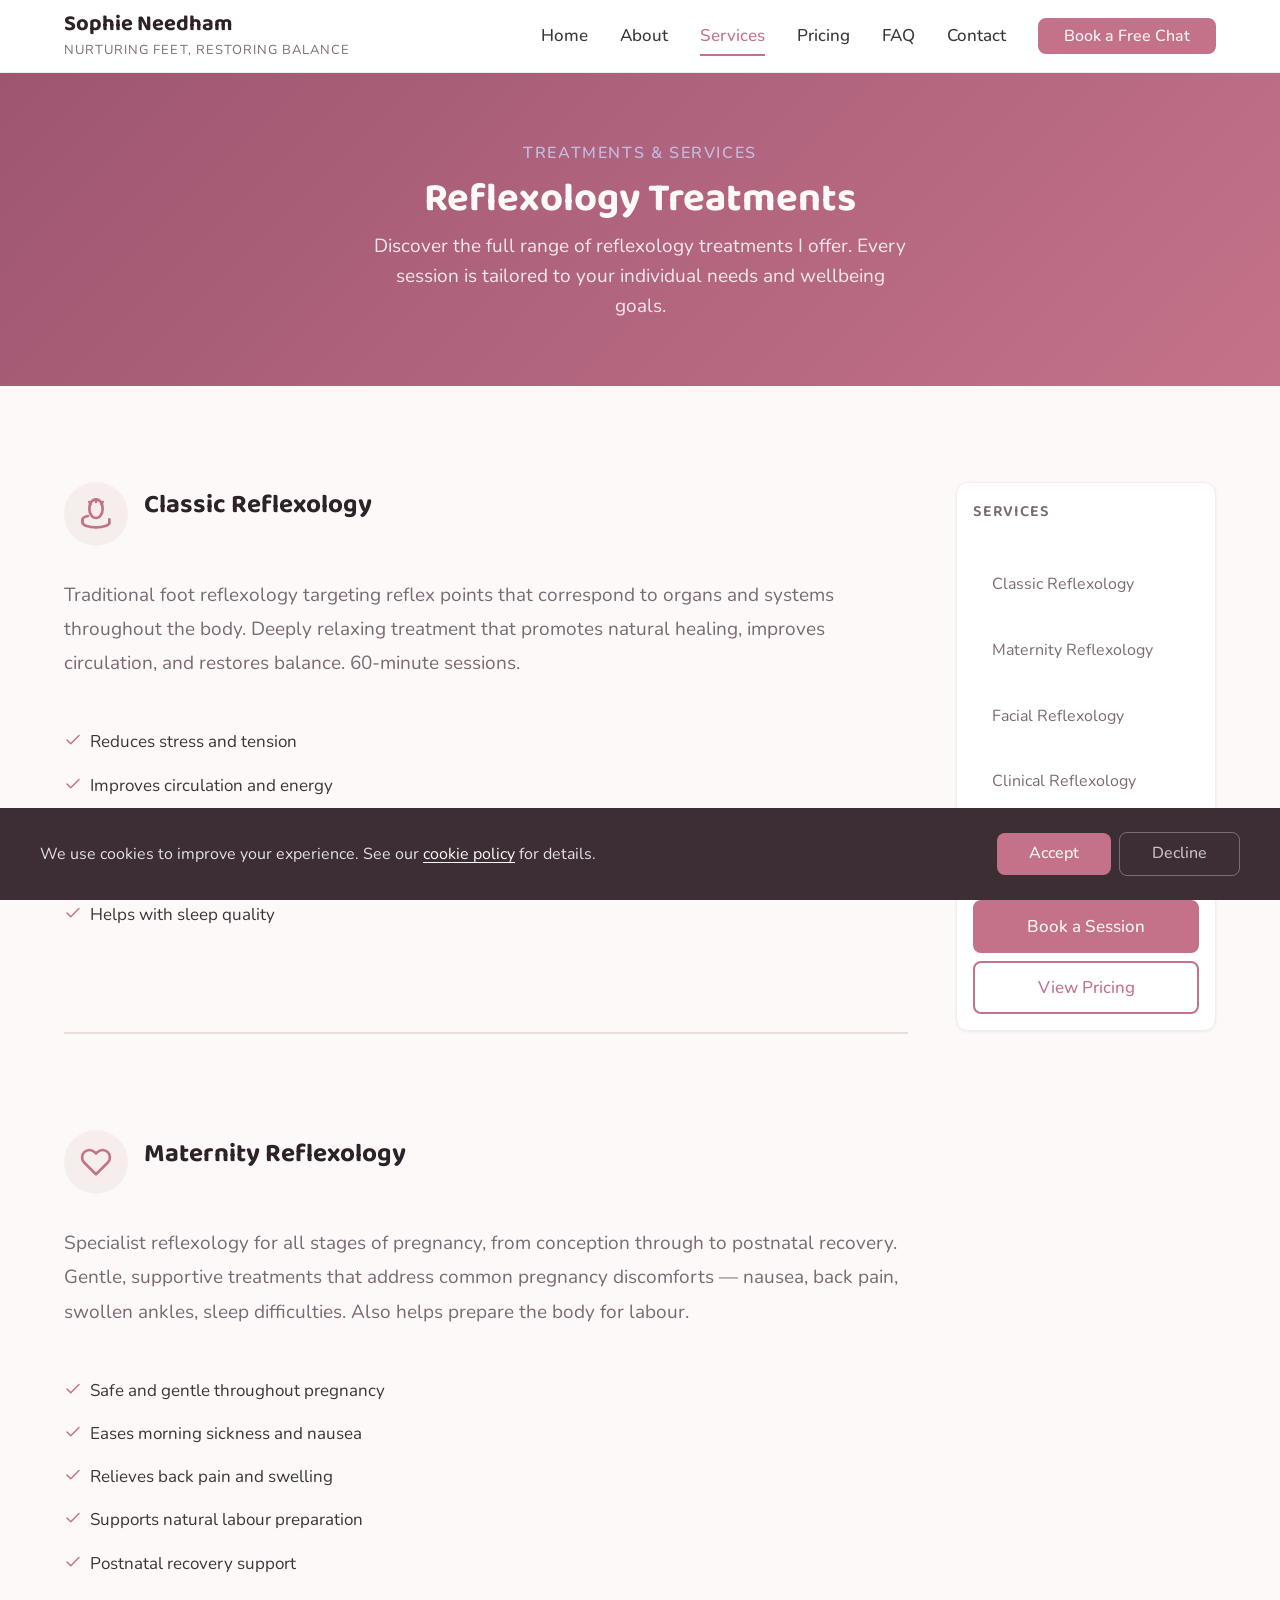
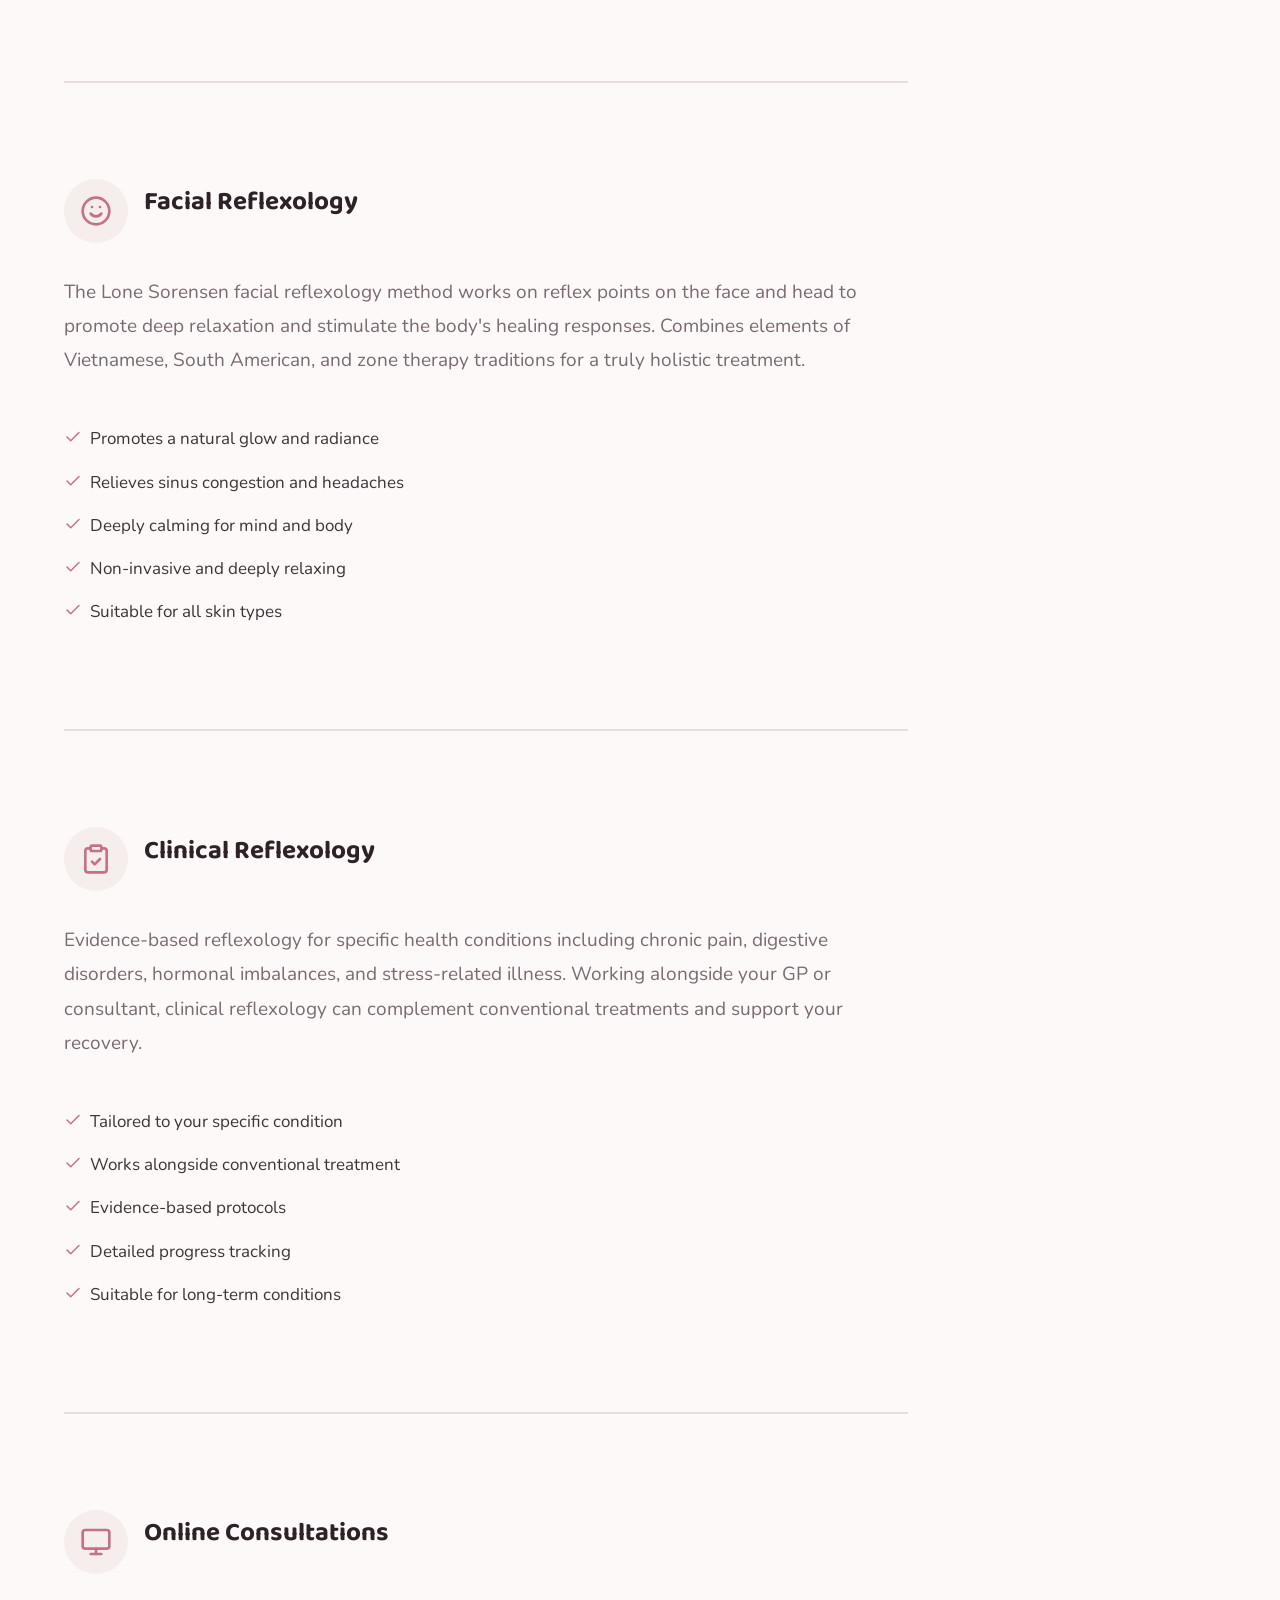
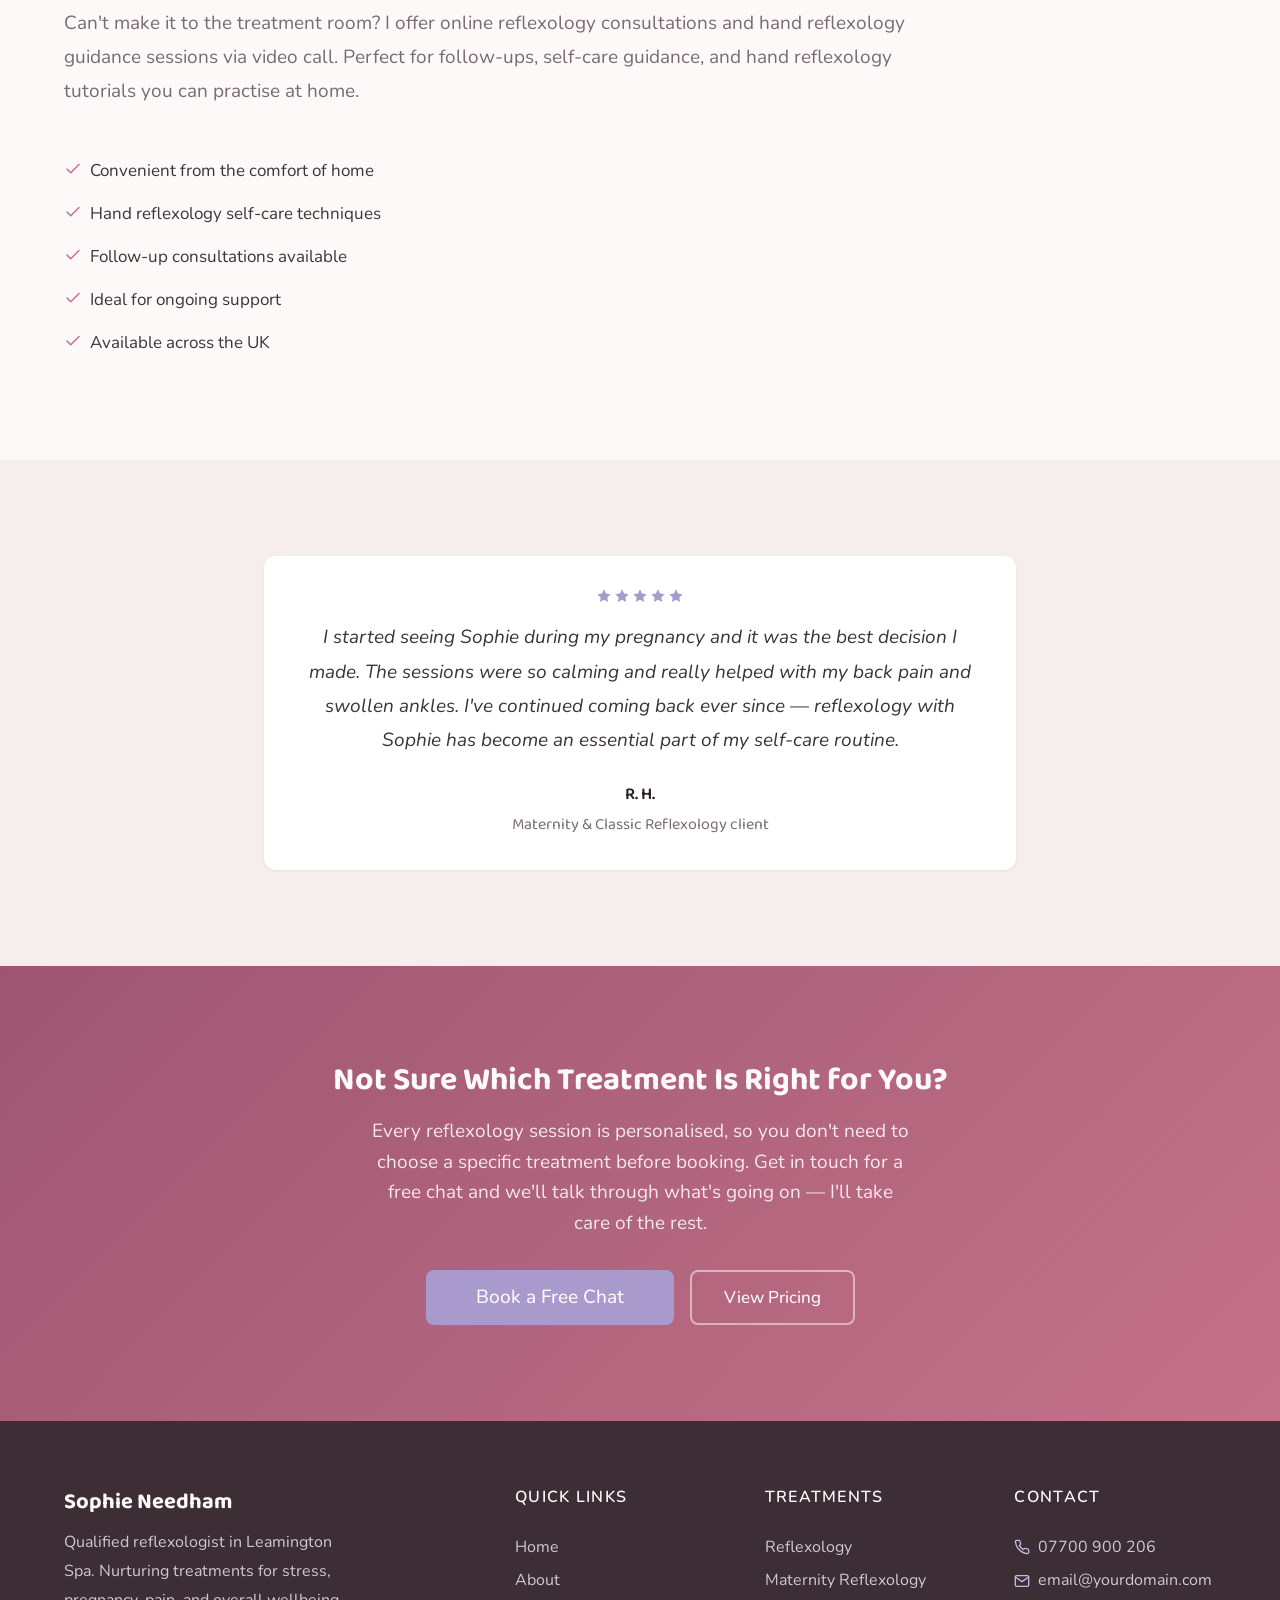
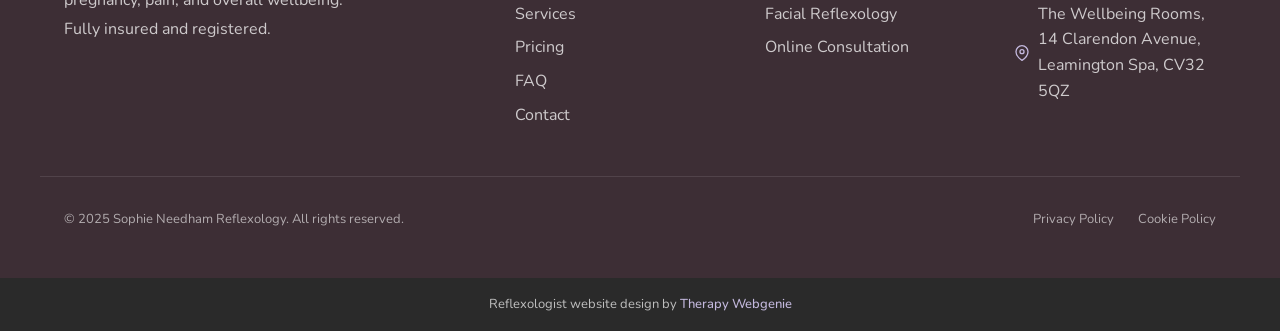
<file: services.html>
<!DOCTYPE html>
<html lang="en">
<head>
  <meta charset="UTF-8">
  <meta name="viewport" content="width=device-width, initial-scale=1.0">
  <meta name="description" content="Reflexology treatments offered by Sophie Needham in Leamington Spa — classic reflexology, maternity reflexology, facial reflexology, clinical reflexology, and online consultations.">
  <meta name="author" content="Sophie Needham Reflexology">
  <title>Services — Sophie Needham Reflexology</title>

  <link rel="canonical" href="https://trulyempoweredcode.github.io/demo-reflexologist/services.html">

  <meta property="og:type" content="website">
  <meta property="og:url" content="https://trulyempoweredcode.github.io/demo-reflexologist/services.html">
  <meta property="og:title" content="Services — Sophie Needham Reflexology">
  <meta property="og:description" content="Reflexology treatments in Leamington Spa — classic, maternity, facial, clinical reflexology and online consultations.">

  <link rel="preconnect" href="https://fonts.googleapis.com">
  <link rel="preconnect" href="https://fonts.gstatic.com" crossorigin>

  <link rel="stylesheet" href="css/base.css">
  <link rel="stylesheet" href="css/components.css">
  <link rel="stylesheet" href="css/theme.css">
  <!-- PROFILE:schema -->
  <!-- /PROFILE:schema -->
</head>
<body>

  <a href="#main" class="skip-link">Skip to main content</a>

  <!-- SECTION: nav -->
  <nav class="nav" role="navigation" aria-label="Main navigation">
    <div class="container nav__inner">
      <a href="index.html" class="nav__brand nav__brand--inline">
        <!-- PROFILE:logo --><!-- /PROFILE:logo -->
        <div class="nav__brand-text">
          <span class="nav__name"><!-- PROFILE:site_title -->Sophie Needham<!-- /PROFILE:site_title --></span>
          <span class="nav__title"><!-- PROFILE:site_slogan -->Nurturing feet, restoring balance<!-- /PROFILE:site_slogan --></span>
        </div>
      </a>
      <div class="nav__links">
        <a href="index.html" class="nav__link">Home</a>
        <a href="about.html" class="nav__link">About</a>
        <a href="services.html" class="nav__link nav__link--active">Services</a>
        <a href="pricing.html" class="nav__link">Pricing</a>
        <a href="faq.html" class="nav__link">FAQ</a>
        <a href="contact.html" class="nav__link">Contact</a>
        <a href="contact.html" class="btn btn--primary nav__cta">Book a Free Chat</a>
      </div>
      <button class="nav__toggle" aria-label="Toggle menu" aria-expanded="false" aria-controls="mobile-menu">
        <span class="nav__toggle-bar"></span>
        <span class="nav__toggle-bar"></span>
        <span class="nav__toggle-bar"></span>
      </button>
    </div>
    <div class="nav__mobile" id="mobile-menu" role="menu">
      <a href="index.html" class="nav__link" role="menuitem">Home</a>
      <a href="about.html" class="nav__link" role="menuitem">About</a>
      <a href="services.html" class="nav__link nav__link--active" role="menuitem">Services</a>
      <a href="pricing.html" class="nav__link" role="menuitem">Pricing</a>
      <a href="faq.html" class="nav__link" role="menuitem">FAQ</a>
      <a href="contact.html" class="nav__link" role="menuitem">Contact</a>
      <a href="contact.html" class="btn btn--primary" role="menuitem">Book a Free Chat</a>
    </div>
  </nav>
  <!-- /SECTION: nav -->

  <!-- Compact scroll header -->
  <div class="nav-scroll" aria-hidden="true">
    <div class="container nav-scroll__inner">
      <div class="nav-scroll__brand">
        <span class="nav-scroll__name"><!-- PROFILE:site_title -->Sophie Needham<!-- /PROFILE:site_title --></span>
        <span class="nav-scroll__title"><!-- PROFILE:site_slogan -->Nurturing feet, restoring balance<!-- /PROFILE:site_slogan --></span>
      </div>
      <div class="nav-scroll__right">
        <a href="tel:07700900206" class="nav-scroll__phone">
          <svg xmlns="http://www.w3.org/2000/svg" viewBox="0 0 24 24" fill="none" stroke="currentColor" stroke-width="2" stroke-linecap="round" stroke-linejoin="round"><path d="M22 16.92v3a2 2 0 0 1-2.18 2 19.79 19.79 0 0 1-8.63-3.07 19.5 19.5 0 0 1-6-6 19.79 19.79 0 0 1-3.07-8.67A2 2 0 0 1 4.11 2h3a2 2 0 0 1 2 1.72c.127.96.361 1.903.7 2.81a2 2 0 0 1-.45 2.11L8.09 9.91a16 16 0 0 0 6 6l1.27-1.27a2 2 0 0 1 2.11-.45c.907.339 1.85.573 2.81.7A2 2 0 0 1 22 16.92z"></path></svg>
          07700 900 206
        </a>
        <a href="tel:07700900206" class="nav-scroll__phone-icon" aria-label="Call us">
          <svg xmlns="http://www.w3.org/2000/svg" viewBox="0 0 24 24" fill="none" stroke="currentColor" stroke-width="2" stroke-linecap="round" stroke-linejoin="round"><path d="M22 16.92v3a2 2 0 0 1-2.18 2 19.79 19.79 0 0 1-8.63-3.07 19.5 19.5 0 0 1-6-6 19.79 19.79 0 0 1-3.07-8.67A2 2 0 0 1 4.11 2h3a2 2 0 0 1 2 1.72c.127.96.361 1.903.7 2.81a2 2 0 0 1-.45 2.11L8.09 9.91a16 16 0 0 0 6 6l1.27-1.27a2 2 0 0 1 2.11-.45c.907.339 1.85.573 2.81.7A2 2 0 0 1 22 16.92z"></path></svg>
        </a>
        <button class="nav-scroll__toggle" aria-label="Toggle menu">
          <span class="nav-scroll__toggle-bar"></span>
          <span class="nav-scroll__toggle-bar"></span>
          <span class="nav-scroll__toggle-bar"></span>
        </button>
      </div>
    </div>
  </div>

  <main id="main">

    <!-- SECTION: page-header -->
    <section class="page-header page-header--dark">
      <div class="container">
        <span class="section-label">Treatments &amp; Services</span>
        <h1>Reflexology Treatments</h1>
        <p class="page-header__subtitle">Discover the full range of reflexology treatments I offer. Every session is tailored to your individual needs and wellbeing goals.</p>
      </div>
    </section>
    <!-- /SECTION: page-header -->

    <!-- SECTION: services -->
    <div class="container services-layout">
      <div class="services-content">

        <div class="service-section" id="service-reflexology">
          <div class="service-detail">
            <div class="service-detail__header">
              <div class="service-detail__icon">
                <svg xmlns="http://www.w3.org/2000/svg" viewBox="0 0 24 24" fill="none" stroke="currentColor" stroke-width="2" stroke-linecap="round" stroke-linejoin="round"><path d="M12 22C6.5 22 2 20.5 2 18.5V16c0-1 1.5-2 4-2.5"></path><path d="M22 18.5c0 2-4.5 3.5-10 3.5"></path><path d="M22 16v2.5"></path><path d="M2 16v2.5"></path><ellipse cx="12" cy="8" rx="5" ry="7"></ellipse><path d="M12 1v2"></path><path d="M7 3l1 1.5"></path><path d="M17 3l-1 1.5"></path></svg>
              </div>
              <h2>Classic Reflexology</h2>
            </div>
            <p>Traditional foot reflexology targeting reflex points that correspond to organs and systems throughout the body. Deeply relaxing treatment that promotes natural healing, improves circulation, and restores balance. 60-minute sessions.</p>
            <ul class="checklist">
              <li><svg xmlns="http://www.w3.org/2000/svg" viewBox="0 0 24 24" fill="none" stroke="currentColor" stroke-width="2" stroke-linecap="round" stroke-linejoin="round"><polyline points="20 6 9 17 4 12"></polyline></svg> Reduces stress and tension</li>
              <li><svg xmlns="http://www.w3.org/2000/svg" viewBox="0 0 24 24" fill="none" stroke="currentColor" stroke-width="2" stroke-linecap="round" stroke-linejoin="round"><polyline points="20 6 9 17 4 12"></polyline></svg> Improves circulation and energy</li>
              <li><svg xmlns="http://www.w3.org/2000/svg" viewBox="0 0 24 24" fill="none" stroke="currentColor" stroke-width="2" stroke-linecap="round" stroke-linejoin="round"><polyline points="20 6 9 17 4 12"></polyline></svg> Supports immune system function</li>
              <li><svg xmlns="http://www.w3.org/2000/svg" viewBox="0 0 24 24" fill="none" stroke="currentColor" stroke-width="2" stroke-linecap="round" stroke-linejoin="round"><polyline points="20 6 9 17 4 12"></polyline></svg> Promotes deep relaxation</li>
              <li><svg xmlns="http://www.w3.org/2000/svg" viewBox="0 0 24 24" fill="none" stroke="currentColor" stroke-width="2" stroke-linecap="round" stroke-linejoin="round"><polyline points="20 6 9 17 4 12"></polyline></svg> Helps with sleep quality</li>
            </ul>
          </div>
        </div>

        <div class="service-section" id="service-maternity">
          <div class="service-detail">
            <div class="service-detail__header">
              <div class="service-detail__icon">
                <svg xmlns="http://www.w3.org/2000/svg" viewBox="0 0 24 24" fill="none" stroke="currentColor" stroke-width="2" stroke-linecap="round" stroke-linejoin="round"><path d="M20.84 4.61a5.5 5.5 0 0 0-7.78 0L12 5.67l-1.06-1.06a5.5 5.5 0 0 0-7.78 7.78l1.06 1.06L12 21.23l7.78-7.78 1.06-1.06a5.5 5.5 0 0 0 0-7.78z"></path></svg>
              </div>
              <h2>Maternity Reflexology</h2>
            </div>
            <p>Specialist reflexology for all stages of pregnancy, from conception through to postnatal recovery. Gentle, supportive treatments that address common pregnancy discomforts — nausea, back pain, swollen ankles, sleep difficulties. Also helps prepare the body for labour.</p>
            <ul class="checklist">
              <li><svg xmlns="http://www.w3.org/2000/svg" viewBox="0 0 24 24" fill="none" stroke="currentColor" stroke-width="2" stroke-linecap="round" stroke-linejoin="round"><polyline points="20 6 9 17 4 12"></polyline></svg> Safe and gentle throughout pregnancy</li>
              <li><svg xmlns="http://www.w3.org/2000/svg" viewBox="0 0 24 24" fill="none" stroke="currentColor" stroke-width="2" stroke-linecap="round" stroke-linejoin="round"><polyline points="20 6 9 17 4 12"></polyline></svg> Eases morning sickness and nausea</li>
              <li><svg xmlns="http://www.w3.org/2000/svg" viewBox="0 0 24 24" fill="none" stroke="currentColor" stroke-width="2" stroke-linecap="round" stroke-linejoin="round"><polyline points="20 6 9 17 4 12"></polyline></svg> Relieves back pain and swelling</li>
              <li><svg xmlns="http://www.w3.org/2000/svg" viewBox="0 0 24 24" fill="none" stroke="currentColor" stroke-width="2" stroke-linecap="round" stroke-linejoin="round"><polyline points="20 6 9 17 4 12"></polyline></svg> Supports natural labour preparation</li>
              <li><svg xmlns="http://www.w3.org/2000/svg" viewBox="0 0 24 24" fill="none" stroke="currentColor" stroke-width="2" stroke-linecap="round" stroke-linejoin="round"><polyline points="20 6 9 17 4 12"></polyline></svg> Postnatal recovery support</li>
            </ul>
          </div>
        </div>

        <div class="service-section" id="service-facial">
          <div class="service-detail">
            <div class="service-detail__header">
              <div class="service-detail__icon">
                <svg xmlns="http://www.w3.org/2000/svg" viewBox="0 0 24 24" fill="none" stroke="currentColor" stroke-width="2" stroke-linecap="round" stroke-linejoin="round"><circle cx="12" cy="12" r="10"></circle><path d="M8 14s1.5 2 4 2 4-2 4-2"></path><line x1="9" y1="9" x2="9.01" y2="9"></line><line x1="15" y1="9" x2="15.01" y2="9"></line></svg>
              </div>
              <h2>Facial Reflexology</h2>
            </div>
            <p>The Lone Sorensen facial reflexology method works on reflex points on the face and head to promote deep relaxation and stimulate the body's healing responses. Combines elements of Vietnamese, South American, and zone therapy traditions for a truly holistic treatment.</p>
            <ul class="checklist">
              <li><svg xmlns="http://www.w3.org/2000/svg" viewBox="0 0 24 24" fill="none" stroke="currentColor" stroke-width="2" stroke-linecap="round" stroke-linejoin="round"><polyline points="20 6 9 17 4 12"></polyline></svg> Promotes a natural glow and radiance</li>
              <li><svg xmlns="http://www.w3.org/2000/svg" viewBox="0 0 24 24" fill="none" stroke="currentColor" stroke-width="2" stroke-linecap="round" stroke-linejoin="round"><polyline points="20 6 9 17 4 12"></polyline></svg> Relieves sinus congestion and headaches</li>
              <li><svg xmlns="http://www.w3.org/2000/svg" viewBox="0 0 24 24" fill="none" stroke="currentColor" stroke-width="2" stroke-linecap="round" stroke-linejoin="round"><polyline points="20 6 9 17 4 12"></polyline></svg> Deeply calming for mind and body</li>
              <li><svg xmlns="http://www.w3.org/2000/svg" viewBox="0 0 24 24" fill="none" stroke="currentColor" stroke-width="2" stroke-linecap="round" stroke-linejoin="round"><polyline points="20 6 9 17 4 12"></polyline></svg> Non-invasive and deeply relaxing</li>
              <li><svg xmlns="http://www.w3.org/2000/svg" viewBox="0 0 24 24" fill="none" stroke="currentColor" stroke-width="2" stroke-linecap="round" stroke-linejoin="round"><polyline points="20 6 9 17 4 12"></polyline></svg> Suitable for all skin types</li>
            </ul>
          </div>
        </div>

        <div class="service-section" id="service-clinical">
          <div class="service-detail">
            <div class="service-detail__header">
              <div class="service-detail__icon">
                <svg xmlns="http://www.w3.org/2000/svg" viewBox="0 0 24 24" fill="none" stroke="currentColor" stroke-width="2" stroke-linecap="round" stroke-linejoin="round"><path d="M16 4h2a2 2 0 0 1 2 2v14a2 2 0 0 1-2 2H6a2 2 0 0 1-2-2V6a2 2 0 0 1 2-2h2"></path><rect x="8" y="2" width="8" height="4" rx="1" ry="1"></rect><path d="M9 14l2 2 4-4"></path></svg>
              </div>
              <h2>Clinical Reflexology</h2>
            </div>
            <p>Evidence-based reflexology for specific health conditions including chronic pain, digestive disorders, hormonal imbalances, and stress-related illness. Working alongside your GP or consultant, clinical reflexology can complement conventional treatments and support your recovery.</p>
            <ul class="checklist">
              <li><svg xmlns="http://www.w3.org/2000/svg" viewBox="0 0 24 24" fill="none" stroke="currentColor" stroke-width="2" stroke-linecap="round" stroke-linejoin="round"><polyline points="20 6 9 17 4 12"></polyline></svg> Tailored to your specific condition</li>
              <li><svg xmlns="http://www.w3.org/2000/svg" viewBox="0 0 24 24" fill="none" stroke="currentColor" stroke-width="2" stroke-linecap="round" stroke-linejoin="round"><polyline points="20 6 9 17 4 12"></polyline></svg> Works alongside conventional treatment</li>
              <li><svg xmlns="http://www.w3.org/2000/svg" viewBox="0 0 24 24" fill="none" stroke="currentColor" stroke-width="2" stroke-linecap="round" stroke-linejoin="round"><polyline points="20 6 9 17 4 12"></polyline></svg> Evidence-based protocols</li>
              <li><svg xmlns="http://www.w3.org/2000/svg" viewBox="0 0 24 24" fill="none" stroke="currentColor" stroke-width="2" stroke-linecap="round" stroke-linejoin="round"><polyline points="20 6 9 17 4 12"></polyline></svg> Detailed progress tracking</li>
              <li><svg xmlns="http://www.w3.org/2000/svg" viewBox="0 0 24 24" fill="none" stroke="currentColor" stroke-width="2" stroke-linecap="round" stroke-linejoin="round"><polyline points="20 6 9 17 4 12"></polyline></svg> Suitable for long-term conditions</li>
            </ul>
          </div>
        </div>

        <div class="service-section" id="service-online">
          <div class="service-detail">
            <div class="service-detail__header">
              <div class="service-detail__icon">
                <svg xmlns="http://www.w3.org/2000/svg" viewBox="0 0 24 24" fill="none" stroke="currentColor" stroke-width="2" stroke-linecap="round" stroke-linejoin="round"><rect x="2" y="3" width="20" height="14" rx="2" ry="2"></rect><line x1="8" y1="21" x2="16" y2="21"></line><line x1="12" y1="17" x2="12" y2="21"></line></svg>
              </div>
              <h2>Online Consultations</h2>
            </div>
            <p>Can't make it to the treatment room? I offer online reflexology consultations and hand reflexology guidance sessions via video call. Perfect for follow-ups, self-care guidance, and hand reflexology tutorials you can practise at home.</p>
            <ul class="checklist">
              <li><svg xmlns="http://www.w3.org/2000/svg" viewBox="0 0 24 24" fill="none" stroke="currentColor" stroke-width="2" stroke-linecap="round" stroke-linejoin="round"><polyline points="20 6 9 17 4 12"></polyline></svg> Convenient from the comfort of home</li>
              <li><svg xmlns="http://www.w3.org/2000/svg" viewBox="0 0 24 24" fill="none" stroke="currentColor" stroke-width="2" stroke-linecap="round" stroke-linejoin="round"><polyline points="20 6 9 17 4 12"></polyline></svg> Hand reflexology self-care techniques</li>
              <li><svg xmlns="http://www.w3.org/2000/svg" viewBox="0 0 24 24" fill="none" stroke="currentColor" stroke-width="2" stroke-linecap="round" stroke-linejoin="round"><polyline points="20 6 9 17 4 12"></polyline></svg> Follow-up consultations available</li>
              <li><svg xmlns="http://www.w3.org/2000/svg" viewBox="0 0 24 24" fill="none" stroke="currentColor" stroke-width="2" stroke-linecap="round" stroke-linejoin="round"><polyline points="20 6 9 17 4 12"></polyline></svg> Ideal for ongoing support</li>
              <li><svg xmlns="http://www.w3.org/2000/svg" viewBox="0 0 24 24" fill="none" stroke="currentColor" stroke-width="2" stroke-linecap="round" stroke-linejoin="round"><polyline points="20 6 9 17 4 12"></polyline></svg> Available across the UK</li>
            </ul>
          </div>
        </div>

      </div>
      <aside class="services-sidebar" id="services-sidebar"></aside>
    </div>
    <!-- /SECTION: services -->

    <!-- SECTION: testimonial -->
    <section class="section section--alt">
      <div class="container container--narrow text-center">
        <div class="testimonial testimonial--avatar">
          <div class="testimonial__stars">
            <svg viewBox="0 0 24 24"><path d="M12 2l3.09 6.26L22 9.27l-5 4.87 1.18 6.88L12 17.77l-6.18 3.25L7 14.14 2 9.27l6.91-1.01L12 2z"/></svg>
            <svg viewBox="0 0 24 24"><path d="M12 2l3.09 6.26L22 9.27l-5 4.87 1.18 6.88L12 17.77l-6.18 3.25L7 14.14 2 9.27l6.91-1.01L12 2z"/></svg>
            <svg viewBox="0 0 24 24"><path d="M12 2l3.09 6.26L22 9.27l-5 4.87 1.18 6.88L12 17.77l-6.18 3.25L7 14.14 2 9.27l6.91-1.01L12 2z"/></svg>
            <svg viewBox="0 0 24 24"><path d="M12 2l3.09 6.26L22 9.27l-5 4.87 1.18 6.88L12 17.77l-6.18 3.25L7 14.14 2 9.27l6.91-1.01L12 2z"/></svg>
            <svg viewBox="0 0 24 24"><path d="M12 2l3.09 6.26L22 9.27l-5 4.87 1.18 6.88L12 17.77l-6.18 3.25L7 14.14 2 9.27l6.91-1.01L12 2z"/></svg>
          </div>
          <p class="testimonial__quote">I started seeing Sophie during my pregnancy and it was the best decision I made. The sessions were so calming and really helped with my back pain and swollen ankles. I've continued coming back ever since — reflexology with Sophie has become an essential part of my self-care routine.</p>
          <p class="testimonial__author">R. H.</p>
          <p class="testimonial__detail">Maternity &amp; Classic Reflexology client</p>
        </div>
      </div>
    </section>
    <!-- /SECTION: testimonial -->

    <!-- SECTION: cta -->
    <section class="section cta-banner">
      <div class="container text-center">
        <h2>Not Sure Which Treatment Is Right for You?</h2>
        <p>Every reflexology session is personalised, so you don't need to choose a specific treatment before booking. Get in touch for a free chat and we'll talk through what's going on — I'll take care of the rest.</p>
        <div class="cta-banner__buttons">
          <a href="contact.html" class="btn btn--accent">Book a Free Chat</a>
          <a href="pricing.html" class="btn btn--secondary">View Pricing</a>
        </div>
      </div>
    </section>
    <!-- /SECTION: cta -->

  </main>

  <!-- SECTION: footer -->
  <footer class="footer">
    <div class="container footer__inner">
      <div class="footer__brand">
        <p class="footer__brand-name">Sophie Needham</p>
        <p class="footer__brand-text">Qualified reflexologist in Leamington Spa. Nurturing treatments for stress, pregnancy, pain, and overall wellbeing. Fully insured and registered.</p>
      </div>
      <div class="footer__col">
        <p class="footer__heading">Quick Links</p>
        <div class="footer__links">
          <a href="index.html" class="footer__link">Home</a>
          <a href="about.html" class="footer__link">About</a>
          <a href="services.html" class="footer__link">Services</a>
          <a href="pricing.html" class="footer__link">Pricing</a>
          <a href="faq.html" class="footer__link">FAQ</a>
          <a href="contact.html" class="footer__link">Contact</a>
        </div>
      </div>
      <div class="footer__col">
        <p class="footer__heading">Treatments</p>
        <div class="footer__links">
          <a href="services.html" class="footer__link">Reflexology</a>
          <a href="services.html" class="footer__link">Maternity Reflexology</a>
          <a href="services.html" class="footer__link">Facial Reflexology</a>
          <a href="services.html" class="footer__link">Online Consultation</a>
        </div>
      </div>
      <div class="footer__col">
        <p class="footer__heading">Contact</p>
        <div class="footer__contact-item">
          <svg xmlns="http://www.w3.org/2000/svg" viewBox="0 0 24 24" fill="none" stroke="currentColor" stroke-width="2" stroke-linecap="round" stroke-linejoin="round"><path d="M22 16.92v3a2 2 0 0 1-2.18 2 19.79 19.79 0 0 1-8.63-3.07 19.5 19.5 0 0 1-6-6 19.79 19.79 0 0 1-3.07-8.67A2 2 0 0 1 4.11 2h3a2 2 0 0 1 2 1.72 12.84 12.84 0 0 0 .7 2.81 2 2 0 0 1-.45 2.11L8.09 9.91a16 16 0 0 0 6 6l1.27-1.27a2 2 0 0 1 2.11-.45 12.84 12.84 0 0 0 2.81.7A2 2 0 0 1 22 16.92z"></path></svg>
          <!-- PROFILE:phone_landline --><span>07700 900 206</span><!-- /PROFILE:phone_landline -->
        </div>
        <div class="footer__contact-item">
          <svg xmlns="http://www.w3.org/2000/svg" viewBox="0 0 24 24" fill="none" stroke="currentColor" stroke-width="2" stroke-linecap="round" stroke-linejoin="round"><path d="M4 4h16c1.1 0 2 .9 2 2v12c0 1.1-.9 2-2 2H4c-1.1 0-2-.9-2-2V6c0-1.1.9-2 2-2z"></path><polyline points="22,6 12,13 2,6"></polyline></svg>
          <!-- PROFILE:email --><a href="mailto:email@yourdomain.com">email@yourdomain.com</a><!-- /PROFILE:email -->
        </div>
        <div class="footer__contact-item">
          <svg xmlns="http://www.w3.org/2000/svg" viewBox="0 0 24 24" fill="none" stroke="currentColor" stroke-width="2" stroke-linecap="round" stroke-linejoin="round"><path d="M21 10c0 7-9 13-9 13s-9-6-9-13a9 9 0 0 1 18 0z"></path><circle cx="12" cy="10" r="3"></circle></svg>
          <!-- PROFILE:address --><span>The Wellbeing Rooms, 14 Clarendon Avenue, Leamington Spa, CV32 5QZ</span><!-- /PROFILE:address -->
        </div>
      </div>
    </div>
    <div class="container footer__bottom">
      <p class="footer__copyright">&copy; 2025 Sophie Needham Reflexology. All rights reserved.</p>
      <div class="footer__legal">
        <a href="privacy.html">Privacy Policy</a>
        <a href="cookies-policy.html">Cookie Policy</a>
      </div>
    </div>
  </footer>
  <!-- /SECTION: footer -->

  <div class="site-credit">
    <p>Reflexologist website design by <a href="https://www.therapywebgenie.com/websites-for-therapists/complementary-therapists/" target="_blank" rel="noopener nofollow">Therapy Webgenie</a></p>
  </div>

  <!-- Cookie Consent -->
  <div class="cookie-banner" role="dialog" aria-label="Cookie consent">
    <div class="cookie-banner__inner">
      <p class="cookie-banner__text">We use cookies to improve your experience. See our <a href="cookies-policy.html">cookie policy</a> for details.</p>
      <div class="cookie-banner__buttons"><button class="cookie-banner__accept">Accept</button><button class="cookie-banner__decline">Decline</button></div>
    </div>
  </div>

  <!-- Back to Top -->
  <button class="back-to-top" aria-label="Back to top">
    <svg xmlns="http://www.w3.org/2000/svg" viewBox="0 0 24 24" fill="none" stroke="currentColor" stroke-width="2" stroke-linecap="round" stroke-linejoin="round"><polyline points="18 15 12 9 6 15"></polyline></svg>
  </button>

  <script src="js/main.js"></script>
</body>
</html>
</file>
<file: css/base.css>
/* =============================================
   BASE STYLES
   Reset, Custom Properties, Typography, Layout
   Theme colours & fonts are in theme.css
   ============================================= */

/* --- Custom Properties (non-theme) --- */
:root {
  --text-xs: 0.8125rem;
  --text-sm: 1rem;
  --text-base: 1.0625rem;
  --text-md: 1.1875rem;
  --text-lg: 1.375rem;
  --text-xl: 1.625rem;
  --text-2xl: 2rem;
  --text-3xl: 2.375rem;
  --text-4xl: 3rem;

  /* Heading sizes (overridable per font pairing in theme.css) */
  --text-h1: var(--text-3xl);          /* mobile: 38px */
  --text-h1-desktop: var(--text-4xl);  /* desktop: 48px */
  --text-h2: var(--text-2xl);          /* mobile: 32px */
  --text-h2-desktop: var(--text-3xl);  /* desktop: 38px */
  --text-h3: var(--text-xl);           /* mobile: 26px */
  --text-h3-desktop: 1.75rem;          /* desktop: 28px */

  --font-weight-normal: 400;
  --font-weight-medium: 500;
  --font-weight-semibold: 600;
  --font-weight-bold: 700;

  --line-height-tight: 1.2;
  --line-height-normal: 1.6;
  --line-height-relaxed: 1.8;

  /* Spacing */
  --space-xs: 0.25rem;
  --space-sm: 0.5rem;
  --space-md: 1rem;
  --space-lg: 1.5rem;
  --space-xl: 2rem;
  --space-2xl: 3rem;
  --space-3xl: 4rem;
  --space-4xl: 6rem;
  --space-5xl: 8rem;

  /* Layout */
  --container-max: 1200px;
  --container-narrow: 800px;
  --container-wide: 1400px;

  /* Border Radius */
  --radius-sm: 4px;
  --radius-md: 8px;
  --radius-lg: 12px;
  --radius-xl: 20px;
  --radius-full: 9999px;

  /* Shadows */
  --shadow-sm: 0 1px 3px rgba(0, 0, 0, 0.06);
  --shadow-md: 0 4px 12px rgba(0, 0, 0, 0.08);
  --shadow-lg: 0 8px 30px rgba(0, 0, 0, 0.1);
  --shadow-xl: 0 12px 40px rgba(0, 0, 0, 0.12);

  /* Transitions */
  --transition-fast: 150ms ease;
  --transition-base: 250ms ease;
  --transition-normal: 300ms ease;
  --transition-slow: 400ms ease;
}

/* --- Reset --- */
*,
*::before,
*::after {
  box-sizing: border-box;
  margin: 0;
  padding: 0;
}

html {
  font-size: 100%;
  scroll-behavior: smooth;
  -webkit-text-size-adjust: 100%;
}

body {
  font-family: var(--font-body);
  font-size: var(--text-md);
  font-weight: var(--font-weight-normal);
  line-height: var(--line-height-normal);
  color: var(--color-text);
  background-color: var(--color-bg);
  -webkit-font-smoothing: antialiased;
  -moz-osx-font-smoothing: grayscale;
}

img,
picture,
video,
svg {
  display: block;
  max-width: 100%;
  height: auto;
}

input,
button,
textarea,
select {
  font: inherit;
  color: inherit;
}

button {
  cursor: pointer;
  border: none;
  background: none;
}

a {
  color: inherit;
  text-decoration: none;
}

ul,
ol {
  list-style: none;
}

h1, h2, h3, h4, h5, h6 {
  font-family: var(--font-heading);
  color: var(--color-text-heading);
  line-height: var(--line-height-tight);
  font-weight: var(--font-weight-bold);
  margin-bottom: var(--space-md);
}

/* --- Typography --- */
h1 {
  font-size: var(--text-h1);
}

h2 {
  font-size: var(--text-h2);
}

h3 {
  font-size: var(--text-h3);
}

h4 {
  font-size: var(--text-lg);
}

h5 {
  font-size: var(--text-md);
}

h6 {
  font-size: var(--text-base);
}

p {
  margin-bottom: var(--space-md);
}

p:last-child:not(.section-subtitle) {
  margin-bottom: 0;
}

strong {
  font-weight: var(--font-weight-semibold);
}

/* --- Layout Utilities --- */
.container {
  width: 100%;
  max-width: var(--container-max);
  margin-left: auto;
  margin-right: auto;
  padding-left: var(--space-lg);
  padding-right: var(--space-lg);
}

.container--narrow {
  max-width: var(--container-narrow);
}

.section {
  padding-top: var(--space-3xl);
  padding-bottom: var(--space-3xl);
}

.section--alt {
  background-color: var(--color-bg-alt);
}

/* Icons inside alt sections: swap bg-alt → surface so they remain visible */
.section--alt .card__icon,
.section--alt .icon-box__icon,
.section--alt .contact-info__icon,
.section--alt .service-detail__icon {
  background-color: var(--color-surface);
}

.section--dark {
  background-color: var(--color-bg-dark);
  color: var(--color-text-inverse);
}

.section--dark h2,
.section--dark h3,
.section--dark h4 {
  color: var(--color-text-inverse);
}

/* Grid */
.grid {
  display: grid;
  gap: var(--space-xl);
}

.grid--2 {
  grid-template-columns: 1fr;
}

.grid--3 {
  grid-template-columns: 1fr;
}

/* --- Buttons --- */
.btn {
  display: inline-flex;
  align-items: center;
  justify-content: center;
  gap: var(--space-sm);
  padding: var(--space-md) var(--space-xl);
  font-family: var(--font-body);
  font-size: var(--text-base);
  font-weight: var(--font-weight-medium);
  line-height: 1;
  border-radius: var(--radius-md);
  transition: all var(--transition-base);
  text-decoration: none;
  border: 2px solid transparent;
  white-space: nowrap;
}

.btn--primary {
  background-color: var(--color-primary);
  color: var(--color-text-inverse);
  border-color: var(--color-primary);
}

.btn--primary:hover {
  background-color: var(--color-primary-dark);
  border-color: var(--color-primary-dark);
}

.btn--secondary {
  background-color: transparent;
  color: var(--color-primary);
  border-color: var(--color-primary);
}

.btn--secondary:hover {
  background-color: var(--color-primary);
  color: var(--color-text-inverse);
}

.btn--accent {
  background-color: var(--color-secondary);
  color: var(--color-text-inverse);
  border-color: var(--color-secondary);
}

.btn--accent:hover {
  background-color: var(--color-secondary-dark);
  border-color: var(--color-secondary-dark);
}

.btn--block {
  width: 100%;
}

/* --- Links --- */
.link {
  color: var(--color-primary);
  text-decoration: underline;
  text-underline-offset: 3px;
  transition: color var(--transition-fast);
}

.link:hover {
  color: var(--color-primary-dark);
}

/* --- Text Utilities --- */
.text-center {
  text-align: center;
}

.text-center h2 {
  margin-bottom: var(--space-xl);
}

.text-balance {
  text-wrap: balance;
}

.section-subtitle {
  font-size: var(--text-md);
  color: var(--color-text-light);
  max-width: 600px;
  margin-bottom: var(--space-2xl);
  line-height: var(--line-height-relaxed);
}

.text-center .section-subtitle {
  margin-left: auto;
  margin-right: auto;
}

.section-footer {
  margin-top: var(--space-2xl);
}

.section-label {
  display: inline-block;
  font-family: var(--font-body);
  font-size: var(--text-sm);
  font-weight: var(--font-weight-semibold);
  text-transform: uppercase;
  letter-spacing: 0.1em;
  color: var(--color-secondary-dark);
  margin-bottom: var(--space-sm);
}

/* --- Responsive Typography --- */
@media (min-width: 768px) {
  h1 {
    font-size: var(--text-h1-desktop);
  }

  h2 {
    font-size: var(--text-h2-desktop);
  }

  h3 {
    font-size: var(--text-h3-desktop);
  }

  .section {
    padding-top: var(--space-4xl);
    padding-bottom: var(--space-4xl);
  }
}

/* --- Responsive Grid --- */
@media (min-width: 768px) {
  .grid--2 {
    grid-template-columns: repeat(2, 1fr);
  }

  .grid--3 {
    grid-template-columns: repeat(2, 1fr);
  }
}

@media (min-width: 1024px) {
  .grid--3 {
    grid-template-columns: repeat(3, 1fr);
  }
}

/* --- Screen Reader Only --- */
.sr-only {
  position: absolute;
  width: 1px;
  height: 1px;
  padding: 0;
  margin: -1px;
  overflow: hidden;
  clip: rect(0, 0, 0, 0);
  white-space: nowrap;
  border-width: 0;
}
</file>
<file: css/components.css>
/* =============================================
   COMPONENT STYLES
   Nav, Hero, Cards, Testimonials, Forms, Footer
   ============================================= */

/* --- Skip Link --- */
.skip-link {
  position: absolute;
  top: -100%;
  left: var(--space-md);
  padding: var(--space-sm) var(--space-md);
  background: var(--color-primary);
  color: var(--color-text-inverse);
  border-radius: var(--radius-md);
  z-index: 1000;
  font-size: var(--text-sm);
}

.skip-link:focus {
  top: var(--space-sm);
}

/* =============================================
   NAVIGATION
   ============================================= */
.nav {
  position: relative;
  z-index: 100;
  background-color: var(--color-surface);
  border-bottom: 1px solid var(--color-border-light);
  transition: box-shadow var(--transition-base);
}

.nav--scrolled {
  box-shadow: var(--shadow-md);
}

.nav__inner {
  display: flex;
  align-items: center;
  justify-content: space-between;
  height: 72px;
  position: relative;
  z-index: 2;
}

.nav__brand {
  display: flex;
  flex-direction: column;
  gap: 2px;
}

.nav__logo {
  max-height: 70px;
  width: auto;
  object-fit: contain;
}

/* Logo beside title — add .nav__brand--inline to .nav__brand */
.nav__brand--inline {
  flex-direction: row;
  align-items: center;
  gap: var(--space-sm);
}

.nav__brand--inline .nav__brand-text {
  display: flex;
  flex-direction: column;
  gap: 2px;
}

.nav__name {
  font-family: var(--font-heading);
  font-size: var(--text-lg);
  font-weight: var(--font-weight-bold);
  color: var(--color-text-heading);
  line-height: 1.2;
}

.nav__title {
  font-size: var(--text-xs);
  color: var(--color-text-light);
  text-transform: uppercase;
  letter-spacing: 0.08em;
}

.nav__links {
  display: none;
  gap: var(--space-xl);
  align-items: center;
}

.nav__link {
  font-size: var(--text-base);
  font-weight: var(--font-weight-medium);
  color: var(--color-text);
  transition: color var(--transition-fast);
  position: relative;
  padding: var(--space-xs) 0;
  white-space: nowrap;
}

.nav__link::after {
  content: '';
  position: absolute;
  bottom: -2px;
  left: 0;
  width: 0;
  height: 2px;
  background-color: var(--color-primary);
  transition: width var(--transition-base);
}

.nav__link:hover,
.nav__link--active {
  color: var(--color-primary);
}

.nav__link:hover::after,
.nav__link--active::after {
  width: 100%;
}

.nav__cta {
  font-size: var(--text-sm);
  padding: var(--space-sm) var(--space-lg);
}

/* Mobile Menu Toggle */
.nav__toggle {
  display: flex;
  flex-direction: column;
  gap: 5px;
  padding: var(--space-sm);
  z-index: 110;
}

.nav__toggle-bar {
  display: block;
  width: 24px;
  height: 2px;
  background-color: var(--color-text);
  border-radius: 2px;
  transition: all var(--transition-base);
  transform-origin: center;
}

.nav__toggle--open .nav__toggle-bar:nth-child(1) {
  transform: translateY(7px) rotate(45deg);
}

.nav__toggle--open .nav__toggle-bar:nth-child(2) {
  opacity: 0;
}

.nav__toggle--open .nav__toggle-bar:nth-child(3) {
  transform: translateY(-7px) rotate(-45deg);
}

/* Mobile Menu Overlay — slide in from right, full viewport coverage */
.nav__mobile {
  display: flex;
  position: fixed;
  inset: 0;
  background-color: var(--color-surface);
  z-index: 1;
  padding: calc(72px + var(--space-xl)) var(--space-lg) var(--space-xl);
  flex-direction: column;
  gap: var(--space-lg);
  overflow-y: auto;
  transform: translateX(100%);
  opacity: 0;
  visibility: hidden;
  transition: transform 0.35s cubic-bezier(0.4, 0, 0.2, 1),
              opacity 0.35s ease,
              visibility 0.35s;
}

/* When opened from the compact scroll header */
.nav__mobile--from-scroll {
  padding-top: calc(56px + var(--space-xl));
  z-index: 201;
}

.nav__mobile--open {
  transform: translateX(0);
  opacity: 1;
  visibility: visible;
}

.nav__mobile .nav__link,
.nav__mobile .btn {
  opacity: 0;
  transform: translateX(20px);
  transition: opacity 0.3s ease, transform 0.3s ease;
}

.nav__mobile--open .nav__link,
.nav__mobile--open .btn {
  opacity: 1;
  transform: translateX(0);
}

.nav__mobile--open > *:nth-child(1) { transition-delay: 0.05s; }
.nav__mobile--open > *:nth-child(2) { transition-delay: 0.1s; }
.nav__mobile--open > *:nth-child(3) { transition-delay: 0.15s; }
.nav__mobile--open > *:nth-child(4) { transition-delay: 0.2s; }
.nav__mobile--open > *:nth-child(5) { transition-delay: 0.25s; }
.nav__mobile--open > *:nth-child(6) { transition-delay: 0.3s; }
.nav__mobile--open > *:nth-child(7) { transition-delay: 0.35s; }

.nav__mobile .nav__link {
  font-size: var(--text-lg);
  padding: var(--space-sm) 0;
  border-bottom: 1px solid var(--color-border-light);
}

.nav__mobile .nav__link::after {
  display: none;
}

.nav__mobile .btn {
  margin-top: var(--space-md);
  text-align: center;
}

@media (min-width: 1100px) {
  .nav__links {
    display: flex;
  }

  .nav__toggle {
    display: none;
  }
}

/* --- Nav Dropdowns (Desktop) --- */
.nav__dropdown {
  position: relative;
}

.nav__link--has-children {
  display: inline-flex;
  align-items: center;
  gap: 4px;
  background: none;
  border: none;
  cursor: pointer;
  font-family: inherit;
  font-size: inherit;
  font-weight: inherit;
  color: inherit;
  padding: 0;
}

.nav__chevron {
  width: 12px;
  height: 12px;
  transition: transform var(--transition-fast);
  flex-shrink: 0;
}

.nav__dropdown:hover .nav__chevron,
.nav__link--has-children[aria-expanded="true"] ~ .nav__dropdown-menu + .nav__chevron,
.nav__link--has-children[aria-expanded="true"] .nav__chevron {
  transform: rotate(180deg);
}

.nav__dropdown-trigger {
  display: inline-flex;
  align-items: center;
  gap: 4px;
  background: none;
  border: none;
  cursor: pointer;
  font-family: inherit;
  font-size: inherit;
  font-weight: inherit;
  color: inherit;
  padding: 0;
}

.nav__dropdown-trigger .nav__chevron {
  width: 12px;
  height: 12px;
  transition: transform var(--transition-fast);
  flex-shrink: 0;
}

.nav__dropdown:hover .nav__dropdown-trigger .nav__chevron {
  transform: rotate(180deg);
}

.nav__dropdown-menu {
  position: absolute;
  top: 100%;
  left: 50%;
  transform: translateX(-50%);
  min-width: 240px;
  background: var(--color-surface);
  border: 1px solid var(--color-border-light);
  border-radius: var(--radius-md, 8px);
  box-shadow: var(--shadow-lg);
  padding: var(--space-sm) 0;
  opacity: 0;
  visibility: hidden;
  transition: opacity var(--transition-fast), visibility var(--transition-fast);
  z-index: 110;
  margin-top: var(--space-xs);
}

.nav__dropdown:hover .nav__dropdown-menu {
  opacity: 1;
  visibility: visible;
}

.nav__dropdown-link,
.nav__dropdown-menu .nav__link--child {
  display: block;
  padding: var(--space-sm) var(--space-lg);
  font-size: var(--text-sm);
  color: var(--color-text);
  transition: background var(--transition-fast), color var(--transition-fast);
  white-space: nowrap;
  text-decoration: none;
}

.nav__dropdown-link:hover,
.nav__dropdown-menu .nav__link--child:hover {
  background: var(--color-bg);
  color: var(--color-primary);
}

.nav__dropdown-link--active {
  color: var(--color-primary);
  font-weight: 600;
}

/* --- Nav Mobile Sub-menus (Accordion) --- */
.nav__mobile-group {
  display: flex;
  flex-direction: column;
}

.nav__mobile-parent {
  display: flex;
  align-items: center;
  justify-content: space-between;
}

.nav__mobile-parent > .nav__link {
  flex: 1;
  cursor: default;
}

.nav__mobile-expand {
  padding: var(--space-sm);
  background: none;
  border: none;
  cursor: pointer;
  color: var(--color-text-light);
  transition: transform var(--transition-fast);
  display: flex;
  align-items: center;
}

.nav__mobile-expand[aria-expanded="true"] .nav__chevron {
  transform: rotate(180deg);
}

.nav__mobile-children {
  display: flex;
  flex-direction: column;
  padding-left: var(--space-lg);
}

.nav__mobile-children[hidden] {
  display: none;
}

.nav__link--child {
  font-size: var(--text-base);
  color: var(--color-text-light);
  padding: var(--space-xs) 0;
  border-bottom: 1px solid var(--color-border-light);
}

.nav__link--child:hover {
  color: var(--color-primary);
}

.nav__link--child::after {
  display: none;
}

/* =============================================
   NAVIGATION: TWO-TIER VARIANT
   Top bar (brand + contact info) + bottom bar (nav links)
   ============================================= */
.nav--two-tier {
  position: relative;
  z-index: 100;
  background-color: var(--color-surface);
  border-bottom: 1px solid var(--color-border-light);
  transition: box-shadow var(--transition-base);
  padding: 20px 0;
}

.nav--two-tier.nav--scrolled {
  box-shadow: var(--shadow-md);
}

/* --- Top bar: brand left, contact info right --- */
.nav__top {
  display: flex;
  align-items: center;
  justify-content: space-between;
  padding-top: 20px;
  padding-bottom: var(--space-sm);
}

.nav__contact {
  display: none;
  align-items: center;
  gap: var(--space-xl);
}

.nav__contact-item {
  display: flex;
  align-items: center;
  gap: var(--space-xs);
  font-size: var(--text-sm);
  color: var(--color-text-light);
  white-space: nowrap;
}

.nav__contact-item svg {
  width: 16px;
  height: 16px;
  flex-shrink: 0;
  color: var(--color-primary);
}

.nav__contact-item a {
  color: var(--color-text-light);
  font-weight: var(--font-weight-medium);
}

.nav__contact-item a:hover {
  color: var(--color-primary);
}

/* --- Bottom bar: nav links + CTA --- */
.nav__bottom {
  display: flex;
  align-items: center;
  justify-content: space-between;
  border-top: 1px solid var(--color-border-light);
  padding-top: var(--space-sm);
  padding-bottom: 20px;
}

.nav--two-tier .nav__links {
  display: none;
  gap: var(--space-lg);
  align-items: center;
  width: 100%;
}

.nav--two-tier .nav__cta {
  margin-left: auto;
}

.nav--two-tier .nav__link {
  font-size: var(--text-base);
}

/* Mobile: hamburger in top bar, not bottom */
.nav--two-tier .nav__toggle {
  display: flex;
  flex-direction: column;
  gap: 5px;
  padding: var(--space-sm);
  z-index: 110;
}

/* Two-tier mobile: hide bottom bar border, show only toggle */
.nav--two-tier .nav__bottom {
  border-top: none;
  padding: 0;
  position: absolute;
  right: var(--space-lg);
  top: var(--space-lg);
}

@media (min-width: 1100px) {
  .nav--two-tier .nav__bottom {
    position: static;
    border-top: 1px solid var(--color-border-light);
    padding-top: var(--space-sm);
    padding-bottom: var(--space-sm);
  }
}

.nav__top {
  position: relative;
}

/* Desktop breakpoint */
@media (min-width: 900px) {
  .nav__contact {
    display: flex;
  }
}

@media (min-width: 1100px) {
  .nav--two-tier .nav__links {
    display: flex;
  }

  .nav--two-tier .nav__toggle {
    display: none;
  }
}

/* Mobile menu for two-tier uses the same nav__mobile styles */
.nav--two-tier .nav__mobile {
  top: 0;
}

/* Contact info inside mobile menu */
.nav__mobile-contact {
  display: flex;
  flex-direction: column;
  gap: var(--space-sm);
  padding-top: var(--space-md);
  margin-top: var(--space-md);
  border-top: 1px solid var(--color-border-light);
}

.nav__mobile-contact .nav__contact-item {
  display: flex;
  font-size: var(--text-base);
}

@media (min-width: 900px) {
  .nav__mobile-contact {
    display: none;
  }
}

/* =============================================
   SCROLL-AWARE COMPACT HEADER
   Hidden by default. Slides in when user scrolls up
   after passing the main header. Shows brand + phone + hamburger.
   ============================================= */
.nav-scroll {
  position: fixed;
  top: 0;
  left: 0;
  right: 0;
  z-index: 200;
  background-color: var(--color-surface);
  border-bottom: 1px solid var(--color-border-light);
  box-shadow: var(--shadow-md);
  transform: translateY(-100%);
  opacity: 0;
  transition: transform 0.3s ease, opacity 0.3s ease;
  pointer-events: none;
}

.nav-scroll--visible {
  transform: translateY(0);
  opacity: 1;
  pointer-events: auto;
}

.nav-scroll__inner {
  display: flex;
  align-items: center;
  justify-content: space-between;
  height: 56px;
}

.nav-scroll__brand {
  display: flex;
  flex-direction: column;
  gap: 4px;
  min-width: 0;
}

.nav-scroll__name {
  font-family: var(--font-heading);
  font-size: var(--text-base);
  font-weight: var(--font-weight-bold);
  color: var(--color-text-heading);
  line-height: 1.2;
  white-space: nowrap;
  overflow: hidden;
  text-overflow: ellipsis;
}

.nav-scroll__title {
  font-size: 11px;
  color: var(--color-text-light);
  text-transform: uppercase;
  letter-spacing: 0.08em;
  line-height: 1.2;
}

.nav-scroll__right {
  display: flex;
  align-items: center;
  gap: var(--space-lg);
}

.nav-scroll__phone {
  display: none;
  align-items: center;
  gap: var(--space-xs);
  font-size: var(--text-sm);
  font-weight: var(--font-weight-medium);
  color: var(--color-text);
  white-space: nowrap;
}

.nav-scroll__phone svg {
  width: 16px;
  height: 16px;
  flex-shrink: 0;
  color: var(--color-primary);
}

.nav-scroll__phone:hover {
  color: var(--color-primary);
}

/* Mobile: just phone icon, no text */
.nav-scroll__phone-icon {
  display: flex;
  align-items: center;
  color: var(--color-primary);
}

.nav-scroll__phone-icon svg {
  width: 20px;
  height: 20px;
}

@media (min-width: 600px) {
  .nav-scroll__phone {
    display: flex;
  }

  .nav-scroll__phone-icon {
    display: none;
  }
}

.nav-scroll__toggle {
  display: flex;
  flex-direction: column;
  gap: 5px;
  padding: var(--space-sm);
  background: none;
  border: none;
  cursor: pointer;
}

.nav-scroll__toggle-bar {
  display: block;
  width: 22px;
  height: 2px;
  background-color: var(--color-text);
  border-radius: 2px;
}

/* =============================================
   HERO
   ============================================= */
.hero {
  position: relative;
  padding: var(--space-3xl) 0;
  overflow: hidden;
}

.hero__inner {
  display: grid;
  grid-template-columns: 1fr;
  gap: var(--space-2xl);
  align-items: center;
}

.hero__content {
  order: 2;
}

.hero__image-wrap {
  order: 1;
}

.hero__label {
  display: inline-block;
  font-size: var(--text-sm);
  font-weight: var(--font-weight-semibold);
  color: var(--color-secondary-dark);
  text-transform: uppercase;
  letter-spacing: 0.1em;
  margin-bottom: var(--space-md);
}

.hero__heading {
  font-size: var(--text-h1);
  margin-bottom: var(--space-lg);
  color: var(--color-text-heading);
}

.hero__text {
  font-size: var(--text-md);
  color: var(--color-text-light);
  line-height: var(--line-height-relaxed);
  margin-bottom: var(--space-xl);
  max-width: 540px;
}

.hero__ticks {
  list-style: none;
  padding: 0;
  margin: var(--space-lg) 0;
  display: flex;
  flex-wrap: wrap;
  gap: var(--space-sm);
}

.hero__ticks li {
  display: inline-flex;
  align-items: center;
  gap: var(--space-xs);
  font-size: var(--text-xs);
  font-weight: var(--font-weight-medium);
  color: var(--color-primary-dark);
  background-color: var(--color-bg-alt);
  padding: var(--space-xs) var(--space-md);
  border-radius: var(--radius-full);
  border: 1px solid var(--color-border);
  text-align: left;
  white-space: nowrap;
}

.hero__ticks svg {
  width: 16px;
  height: 16px;
  flex-shrink: 0;
  color: var(--color-primary);
}

.hero__actions {
  display: flex;
  flex-wrap: wrap;
  gap: var(--space-md);
  justify-content: center;
}

@media (min-width: 768px) {
  .hero__actions {
    justify-content: flex-start;
  }
}

.hero__image {
  width: 100%;
  aspect-ratio: 4 / 3;
  object-fit: cover;
  border-radius: var(--radius-lg);
  box-shadow: var(--shadow-lg);
}

.hero__image-placeholder {
  width: 100%;
  aspect-ratio: 4 / 3;
  border-radius: var(--radius-lg);
  background: linear-gradient(135deg, var(--color-primary-light) 0%, var(--color-primary) 100%);
  display: flex;
  align-items: center;
  justify-content: center;
  color: var(--color-text-inverse);
  font-size: var(--text-base);
  text-align: center;
  padding: var(--space-xl);
  box-shadow: var(--shadow-lg);
}

@media (min-width: 768px) {
  .hero {
    padding: var(--space-3xl) 0;
  }

  .hero__inner {
    grid-template-columns: 1fr 1fr;
    gap: var(--space-3xl);
  }

  .hero__content {
    order: 1;
  }

  .hero__image-wrap {
    order: 2;
  }

  .hero__heading {
    font-size: var(--text-h1-desktop);
  }
}

/* =============================================
   HERO VARIANTS
   Add class to <section class="hero hero--variant">
   Default (no modifier) = split layout
   ============================================= */

/* --- Fullwidth: background image, centered text overlay --- */
.hero--fullwidth {
  padding: var(--space-3xl) 0;
  min-height: 500px;
  display: flex;
  align-items: center;
  text-align: center;
  background: linear-gradient(135deg, var(--color-primary-dark) 0%, var(--color-primary) 50%, var(--color-primary-light) 100%);
  color: var(--color-text-inverse);
}

.hero--fullwidth .hero__inner {
  grid-template-columns: 1fr;
  justify-items: center;
}

.hero--fullwidth .hero__content {
  order: 1;
  max-width: 720px;
}

.hero--fullwidth .hero__image-wrap {
  display: none;
}

.hero--fullwidth .hero__label {
  color: var(--color-secondary-light);
}

.hero--fullwidth .hero__heading {
  color: var(--color-text-inverse);
}

.hero--fullwidth .hero__text {
  color: rgba(255, 255, 255, 0.85);
  margin-left: auto;
  margin-right: auto;
  max-width: 600px;
}

.hero--fullwidth .hero__actions {
  justify-content: center;
}

.hero--fullwidth .hero__ticks {
  justify-content: center;
}

.hero--fullwidth .hero__ticks li {
  color: rgba(255, 255, 255, 0.85);
  background-color: rgba(255, 255, 255, 0.12);
  border-color: rgba(255, 255, 255, 0.2);
}

.hero--fullwidth .hero__ticks svg {
  color: var(--color-secondary-light);
}

.hero--fullwidth .btn--primary {
  background-color: var(--color-secondary);
  border-color: var(--color-secondary);
  color: var(--color-text-inverse);
}

.hero--fullwidth .btn--primary:hover {
  background-color: var(--color-secondary-dark);
  border-color: var(--color-secondary-dark);
}

.hero--fullwidth .btn--secondary {
  color: var(--color-text-inverse);
  border-color: rgba(255, 255, 255, 0.5);
}

.hero--fullwidth .btn--secondary:hover {
  background-color: rgba(255, 255, 255, 0.15);
  border-color: var(--color-text-inverse);
}

@media (min-width: 768px) {
  .hero--fullwidth {
    padding: var(--space-3xl) 0;
    min-height: 600px;
  }

  .hero--fullwidth .hero__inner {
    grid-template-columns: 1fr;
  }
}

/* --- Minimal: premium light hero — centered, subtle texture, no image --- */
.hero--minimal {
  padding: var(--space-3xl) 0;
  text-align: center;
  background:
    radial-gradient(ellipse at 15% 80%, color-mix(in srgb, var(--color-secondary) 10%, transparent) 0%, transparent 50%),
    radial-gradient(ellipse at 85% 20%, color-mix(in srgb, var(--color-primary) 8%, transparent) 0%, transparent 50%),
    radial-gradient(ellipse at 50% 50%, color-mix(in srgb, var(--color-accent, var(--color-primary-light)) 5%, transparent) 0%, transparent 60%),
    linear-gradient(160deg, var(--color-bg) 0%, var(--color-bg-alt) 100%);
  position: relative;
  overflow: hidden;
}

.hero--minimal::before {
  content: '';
  position: absolute;
  top: -20%;
  right: -5%;
  width: 400px;
  height: 400px;
  border-radius: 50%;
  background: radial-gradient(circle, color-mix(in srgb, var(--color-primary) 6%, transparent) 0%, transparent 70%);
  pointer-events: none;
}

.hero--minimal::after {
  content: '';
  position: absolute;
  bottom: -15%;
  left: -5%;
  width: 350px;
  height: 350px;
  border-radius: 50%;
  background: radial-gradient(circle, color-mix(in srgb, var(--color-secondary) 8%, transparent) 0%, transparent 70%);
  pointer-events: none;
}

.hero--minimal .hero__inner {
  grid-template-columns: 1fr;
  justify-items: center;
  position: relative;
  z-index: 1;
}

.hero--minimal .hero__content {
  order: 1;
  max-width: 800px;
}

.hero--minimal .hero__image-wrap {
  display: none;
}

.hero--minimal .hero__label {
  display: inline-block;
  background: color-mix(in srgb, var(--color-primary) 12%, transparent);
  color: var(--color-primary-dark);
  padding: var(--space-xs) var(--space-lg);
  border-radius: var(--radius-full);
  font-size: var(--text-xs);
  font-weight: var(--font-weight-semibold);
  text-transform: uppercase;
  letter-spacing: 0.12em;
  margin-bottom: var(--space-lg);
}

.hero--minimal .hero__heading {
  font-size: var(--text-h1-desktop);
  margin-bottom: var(--space-xl);
}

.hero--minimal .hero__text {
  font-size: var(--text-lg);
  max-width: 600px;
  margin-left: auto;
  margin-right: auto;
}

.hero--minimal .hero__actions {
  justify-content: center;
}

.hero--minimal .hero__ticks {
  justify-content: center;
}

.hero--minimal .hero__ticks li {
  color: var(--color-primary-dark);
  background-color: rgba(0, 0, 0, 0.05);
  border-color: rgba(0, 0, 0, 0.1);
}

.hero--minimal .hero__ticks svg {
  color: var(--color-secondary-dark);
}

@media (min-width: 768px) {
  .hero--minimal {
    padding: var(--space-3xl) 0;
  }

  .hero--minimal::before {
    width: 600px;
    height: 600px;
  }

  .hero--minimal::after {
    width: 500px;
    height: 500px;
  }

  .hero--minimal .hero__heading {
    font-size: 3.5rem;
  }

  .hero--minimal .hero__inner {
    grid-template-columns: 1fr;
  }
}

/* --- Half: edge-to-edge 50/50 split, image bleeds to edge --- */
.hero--half {
  padding: 0;
  overflow: hidden;
}

.hero--half .hero__inner {
  display: grid;
  grid-template-columns: 1fr;
  gap: 0;
  max-width: 100%;
  padding: 0;
  align-items: stretch;
}

.hero--half .hero__image-wrap {
  order: 1;
  width: 100%;
  min-height: 300px;
  background-size: cover;
  background-position: center;
  background-repeat: no-repeat;
}

.hero--half .hero__image-placeholder,
.hero--half .hero__image {
  border-radius: 0;
  box-shadow: none;
  width: 100%;
  height: 100%;
  aspect-ratio: auto;
  object-fit: cover;
}

.hero--half .hero__content {
  order: 2;
  padding: var(--space-2xl) var(--space-lg);
  display: flex;
  flex-direction: column;
  justify-content: center;
}

.hero--half .hero__text {
  max-width: none;
}

@media (min-width: 768px) {
  .hero--half .hero__inner {
    grid-template-columns: 1fr 1fr;
    min-height: 560px;
  }

  .hero--half .hero__image-wrap {
    order: 1;
    min-height: auto;
  }

  .hero--half .hero__content {
    order: 2;
    padding: var(--space-3xl) var(--space-3xl) var(--space-3xl) var(--space-2xl);
  }
}

@media (min-width: 1024px) {
  .hero--half .hero__content {
    padding: var(--space-4xl);
  }
}

/* --- Slope: hero with coloured background panel behind image + text --- */
.hero--slope-dark,
.hero--slope-light {
  padding: var(--space-3xl) 0;
}

.hero--slope-dark .hero__inner,
.hero--slope-light .hero__inner {
  position: relative;
  padding: 0;
}

/* Content needs padding on mobile since inner has none */
.hero--slope-dark .hero__content,
.hero--slope-light .hero__content {
  padding: var(--space-xl) var(--space-2xl) var(--space-2xl);
}

/* Hide label and ticks in slope heroes */
.hero--slope-dark .hero__label,
.hero--slope-light .hero__label,
.hero--slope-dark .hero__ticks,
.hero--slope-light .hero__ticks {
  display: none;
}

/* Smaller heading for slope */
.hero--slope-dark .hero__heading,
.hero--slope-light .hero__heading {
  font-size: clamp(1.75rem, 3vw, 2.5rem);
}

/* Dark slope: light text */
.hero--slope-dark .hero__heading {
  color: var(--color-text-inverse);
}

.hero--slope-dark .hero__text {
  color: rgba(255, 255, 255, 0.85);
}

.hero--slope-dark .btn--primary {
  background-color: var(--color-secondary);
  border-color: var(--color-secondary);
  color: var(--color-text-inverse);
}

.hero--slope-dark .btn--primary:hover {
  background-color: var(--color-secondary-dark);
  border-color: var(--color-secondary-dark);
}

.hero--slope-dark .btn--secondary {
  color: var(--color-text-inverse);
  border-color: rgba(255, 255, 255, 0.5);
}

.hero--slope-dark .btn--secondary:hover {
  background-color: rgba(255, 255, 255, 0.15);
  border-color: var(--color-text-inverse);
}

/* Coloured background panel — mobile: full coverage */
.hero--slope-dark .hero__inner::before,
.hero--slope-light .hero__inner::before {
  content: '';
  position: absolute;
  top: 0;
  bottom: 0;
  left: 0;
  right: 0;
  border-radius: var(--radius-lg);
  z-index: 0;
}

.hero--slope-dark .hero__inner::before {
  background: linear-gradient(135deg, var(--color-primary-dark) 0%, var(--color-primary) 100%);
}

.hero--slope-light .hero__inner::before {
  background: color-mix(in srgb, var(--color-primary) 12%, var(--color-bg));
}

/* Image */
.hero--slope-dark .hero__image-wrap,
.hero--slope-light .hero__image-wrap {
  order: 1;
  position: relative;
  z-index: 1;
}

.hero--slope-dark .hero__image-placeholder,
.hero--slope-dark .hero__image,
.hero--slope-light .hero__image-placeholder,
.hero--slope-light .hero__image {
  width: 100%;
  aspect-ratio: 4 / 3;
  object-fit: cover;
  border-radius: var(--radius-md);
  box-shadow: var(--shadow-lg);
}

/* Content — position + z-index */
.hero--slope-dark .hero__content,
.hero--slope-light .hero__content {
  order: 2;
  position: relative;
  z-index: 1;
}

@media (min-width: 768px) {
  .hero--slope-dark,
  .hero--slope-light {
    padding: var(--space-3xl) 0;
  }

  .hero--slope-dark .hero__inner,
  .hero--slope-light .hero__inner {
    display: grid;
    grid-template-columns: 45% 1fr;
    gap: var(--space-3xl);
    align-items: center;
    padding: var(--space-3xl);
    padding-left: 0;
    min-height: 400px;
  }

  /* Background panel shifts right — sits behind middle of image */
  .hero--slope-dark .hero__inner::before,
  .hero--slope-light .hero__inner::before {
    left: 20%;
    border-radius: 0 40px 0 0;
  }

  .hero--slope-dark .hero__content,
  .hero--slope-light .hero__content {
    order: 2;
    padding: 0;
  }

  /* Desktop image: flush to left edge, bottom-left radius only */
  .hero--slope-dark .hero__image-placeholder,
  .hero--slope-dark .hero__image,
  .hero--slope-light .hero__image-placeholder,
  .hero--slope-light .hero__image {
    aspect-ratio: auto;
    height: 100%;
    min-height: 320px;
    border-radius: 0 0 0 40px;
  }
}

/* --- Reverse modifier: flips image/text sides --- */

/* Classic (default split) reverse: image left, text right */
@media (min-width: 768px) {
  .hero.hero--reverse .hero__content {
    order: 2;
  }

  .hero.hero--reverse .hero__image-wrap {
    order: 1;
  }
}

/* Half (Split 50%) reverse: text left, image right */
@media (min-width: 768px) {
  .hero--half.hero--reverse .hero__image-wrap {
    order: 2;
  }

  .hero--half.hero--reverse .hero__content {
    order: 1;
    padding: var(--space-3xl) var(--space-2xl) var(--space-3xl) var(--space-3xl);
  }
}

@media (min-width: 1024px) {
  .hero--half.hero--reverse .hero__content {
    padding: var(--space-4xl);
  }
}

/* Slope reverse: image right, text left */
@media (min-width: 768px) {
  .hero--slope-dark.hero--reverse .hero__inner,
  .hero--slope-light.hero--reverse .hero__inner {
    grid-template-columns: 1fr 45%;
    padding-left: var(--space-3xl);
    padding-right: 0;
  }

  .hero--slope-dark.hero--reverse .hero__image-wrap,
  .hero--slope-light.hero--reverse .hero__image-wrap {
    order: 2;
  }

  .hero--slope-dark.hero--reverse .hero__content,
  .hero--slope-light.hero--reverse .hero__content {
    order: 1;
  }

  .hero--slope-dark.hero--reverse .hero__inner::before,
  .hero--slope-light.hero--reverse .hero__inner::before {
    left: 0;
    right: 20%;
    border-radius: 40px 0 0 0;
  }

  /* Reversed image: bottom-right radius only */
  .hero--slope-dark.hero--reverse .hero__image-placeholder,
  .hero--slope-dark.hero--reverse .hero__image,
  .hero--slope-light.hero--reverse .hero__image-placeholder,
  .hero--slope-light.hero--reverse .hero__image {
    border-radius: 0 0 40px 0;
  }
}

/* --- Image Hero: full-bleed background image with dark overlay --- */
.hero--image {
  position: relative;
  padding: var(--space-3xl) 0;
  min-height: 500px;
  display: flex;
  align-items: center;
  text-align: center;
  color: var(--color-text-inverse);
  background-color: var(--color-bg-dark);
  background-size: cover;
  background-position: center center;
  background-repeat: no-repeat;
  background-size: cover;
  background-position: center;
  background-repeat: no-repeat;
}

.hero--image::before {
  content: '';
  position: absolute;
  inset: 0;
  background: linear-gradient(180deg, rgba(0,0,0,0.55) 0%, rgba(0,0,0,0.4) 50%, rgba(0,0,0,0.6) 100%);
  z-index: 1;
}

.hero--image .hero__inner {
  position: relative;
  z-index: 2;
  grid-template-columns: 1fr;
  justify-items: center;
}

.hero--image .hero__content {
  order: 1;
  max-width: 720px;
}

.hero--image .hero__image-wrap {
  display: none;
}

.hero--image .hero__label {
  color: var(--color-secondary-light);
}

.hero--image .hero__heading {
  color: #ffffff;
  text-shadow: 0 2px 8px rgba(0,0,0,0.3);
}

.hero--image .hero__text {
  color: rgba(255, 255, 255, 0.9);
  margin-left: auto;
  margin-right: auto;
  max-width: 600px;
}

.hero--image .hero__actions {
  justify-content: center;
}

.hero--image .hero__ticks {
  justify-content: center;
}

.hero--image .hero__ticks li {
  color: rgba(255, 255, 255, 0.9);
  background-color: rgba(255, 255, 255, 0.15);
  border-color: rgba(255, 255, 255, 0.25);
}

.hero--image .hero__ticks svg {
  color: var(--color-secondary-light);
}

.hero--image .btn--primary {
  background-color: var(--color-secondary);
  border-color: var(--color-secondary);
  color: var(--color-text-inverse);
}

.hero--image .btn--primary:hover {
  background-color: var(--color-secondary-dark);
  border-color: var(--color-secondary-dark);
}

.hero--image .btn--secondary {
  color: var(--color-text-inverse);
  border-color: rgba(255, 255, 255, 0.5);
}

.hero--image .btn--secondary:hover {
  background-color: rgba(255, 255, 255, 0.15);
  border-color: var(--color-text-inverse);
}

/* --- Image Left: text left-aligned --- */
.hero--image-left {
  text-align: left;
}

.hero--image-left .hero__inner {
  justify-items: start;
}

.hero--image-left .hero__content {
  max-width: 600px;
}

.hero--image-left .hero__text {
  margin-left: 0;
  margin-right: 0;
}

.hero--image-left .hero__actions {
  justify-content: flex-start;
}

.hero--image-left .hero__ticks {
  justify-content: flex-start;
}

/* --- Image Right: text right-aligned --- */
.hero--image-right {
  text-align: right;
}

.hero--image-right .hero__inner {
  justify-items: end;
}

.hero--image-right .hero__content {
  max-width: 600px;
}

.hero--image-right .hero__text {
  margin-left: auto;
  margin-right: 0;
}

.hero--image-right .hero__actions {
  justify-content: flex-end;
}

.hero--image-right .hero__ticks {
  justify-content: flex-end;
}

/* Extra top padding when transparent nav overlays the hero */
body:has(.nav--transparent) .hero--image {
  padding-top: calc(var(--space-3xl) + 140px);
}

@media (min-width: 768px) {
  .hero--image {
    padding: var(--space-4xl) 0;
    min-height: 650px;
  }

  body:has(.nav--transparent) .hero--image {
    padding-top: calc(var(--space-4xl) + 140px);
  }
}

/* --- Banner Hero: contained, shorter image strip with overlay text --- */
.hero--banner {
  padding: 0;
}

.hero--banner .hero__inner {
  grid-template-columns: 1fr;
  gap: 0;
}

.hero--banner .hero__image-wrap {
  position: relative;
  order: 0;
  width: 100%;
  max-height: 400px;
  overflow: hidden;
  border-radius: var(--radius-lg);
}

.hero--banner .hero__image,
.hero--banner .hero__image-placeholder {
  width: 100%;
  height: 350px;
  object-fit: cover;
  border-radius: var(--radius-lg);
  aspect-ratio: auto;
}

.hero--banner .hero__content {
  order: 1;
  text-align: center;
  padding: var(--space-xl) 0;
}

.hero--banner .hero__heading {
  font-size: var(--text-h2-desktop);
}

.hero--banner .hero__text {
  max-width: 600px;
  margin-left: auto;
  margin-right: auto;
}

.hero--banner .hero__actions {
  justify-content: center;
}

.hero--banner .hero__ticks {
  justify-content: center;
}

@media (min-width: 768px) {
  .hero--banner .hero__image,
  .hero--banner .hero__image-placeholder {
    height: 400px;
  }
}

/* --- Showcase Hero: full-bleed image, frosted glass floating card --- */
/* No overlay — image shown at full vibrancy.
   Card tone:  .hero--showcase-dark  (dark frosted bg, light text)
               .hero--showcase-light (light frosted bg, dark text)
   Card align: .hero--showcase-left / -center / -right                */

.hero--showcase {
  position: relative;
  padding: 0;
  min-height: 500px;
  display: flex;
  align-items: center;
  background-color: var(--color-bg-dark);
  background-size: cover;
  background-position: center;
  background-repeat: no-repeat;
  overflow: hidden;
}

/* No overlay — that's the whole point */
.hero--showcase::before {
  display: none;
}

.hero--showcase .hero__inner {
  position: relative;
  z-index: 2;
  grid-template-columns: 1fr;
  width: 100%;
  padding: var(--space-xl);
}

.hero--showcase .hero__image-wrap {
  display: none;
}

.hero--showcase .hero__content {
  order: 1;
  max-width: 600px;
  padding: 40px;
  border-radius: 20px;
  backdrop-filter: blur(6px);
  -webkit-backdrop-filter: blur(6px);
}

/* Buttons and ticks must stay in 1 row — card should stay compact */
.hero--showcase .hero__actions {
  flex-wrap: nowrap;
}

.hero--showcase .hero__ticks {
  margin-bottom: 0;
}

/* --- Dark card (default) --- */
.hero--showcase-dark .hero__content {
  background: rgba(0, 0, 0, 0.55);
  color: #ffffff;
}

.hero--showcase-dark .hero__heading {
  color: #ffffff;
}

.hero--showcase-dark .hero__label {
  color: var(--color-secondary-light);
}

.hero--showcase-dark .hero__text {
  color: rgba(255, 255, 255, 0.9);
}

.hero--showcase-dark .hero__ticks li {
  color: rgba(255, 255, 255, 0.9);
  background: none;
  border: none;
  padding: var(--space-xs) 0;
  border-radius: 0;
}

.hero--showcase-dark .hero__ticks svg {
  color: var(--color-secondary-light);
}

.hero--showcase-dark .btn--primary {
  background-color: var(--color-secondary);
  border-color: var(--color-secondary);
  color: var(--color-text-inverse);
}

.hero--showcase-dark .btn--primary:hover {
  background-color: var(--color-secondary-dark);
  border-color: var(--color-secondary-dark);
}

.hero--showcase-dark .btn--secondary {
  color: #ffffff;
  border-color: rgba(255, 255, 255, 0.5);
}

.hero--showcase-dark .btn--secondary:hover {
  background-color: rgba(255, 255, 255, 0.15);
  border-color: #ffffff;
}

/* --- Light card --- */
.hero--showcase-light .hero__content {
  background: rgba(255, 255, 255, 0.65);
  color: var(--color-text);
}

.hero--showcase-light .hero__heading {
  color: var(--color-text-heading);
}

.hero--showcase-light .hero__label {
  color: var(--color-primary);
}

.hero--showcase-light .hero__text {
  color: var(--color-text);
}

.hero--showcase-light .hero__ticks li {
  color: var(--color-text);
  background: none;
  border: none;
  padding: var(--space-xs) 0;
  border-radius: 0;
}

.hero--showcase-light .hero__ticks svg {
  color: var(--color-primary);
}

.hero--showcase-light .btn--primary {
  background-color: var(--color-primary);
  border-color: var(--color-primary);
  color: var(--color-text-inverse);
}

.hero--showcase-light .btn--primary:hover {
  background-color: var(--color-primary-dark);
  border-color: var(--color-primary-dark);
}

.hero--showcase-light .btn--secondary {
  color: var(--color-text);
  border-color: var(--color-border);
}

.hero--showcase-light .btn--secondary:hover {
  background-color: rgba(0, 0, 0, 0.06);
  border-color: var(--color-text);
}

/* --- Card alignment --- */
/* Default (left) — card sits left */
.hero--showcase .hero__inner {
  justify-items: start;
}

.hero--showcase-center .hero__inner {
  justify-items: center;
}

.hero--showcase-center .hero__content {
  text-align: center;
  max-width: 720px;
}

.hero--showcase-center .hero__text {
  margin-left: auto;
  margin-right: auto;
}

.hero--showcase-center .hero__actions {
  justify-content: center;
}

.hero--showcase-center .hero__ticks {
  justify-content: center;
}

.hero--showcase-right .hero__inner {
  justify-items: end;
}

.hero--showcase-right .hero__content {
  text-align: right;
}

.hero--showcase-right .hero__actions {
  justify-content: flex-end;
}

.hero--showcase-right .hero__ticks {
  justify-content: flex-end;
}

/* Extra top padding when transparent nav overlays */
body:has(.nav--transparent) .hero--showcase {
  padding-top: 100px;
}

/* --- Mobile: card goes full-width at bottom --- */
@media (max-width: 767px) {
  .hero--showcase {
    min-height: 400px;
    align-items: flex-end;
  }

  .hero--showcase .hero__inner {
    padding: var(--space-md);
  }

  .hero--showcase .hero__content {
    max-width: 100%;
    padding: 28px;
  }

  /* Card is full-width on mobile — buttons and ticks can wrap */
  .hero--showcase .hero__actions,
  .hero--showcase .hero__ticks {
    flex-wrap: wrap;
  }

  /* Reset alignment on mobile — always left-aligned full-width */
  .hero--showcase-center .hero__inner,
  .hero--showcase-right .hero__inner {
    justify-items: stretch;
  }

  .hero--showcase-center .hero__content,
  .hero--showcase-right .hero__content {
    text-align: left;
  }

  .hero--showcase-center .hero__actions,
  .hero--showcase-right .hero__actions {
    justify-content: flex-start;
  }

  .hero--showcase-center .hero__ticks,
  .hero--showcase-right .hero__ticks {
    justify-content: flex-start;
  }
}

@media (min-width: 768px) {
  .hero--showcase {
    min-height: 650px;
  }

  .hero--showcase .hero__inner {
    padding: var(--space-2xl) var(--space-xl);
  }

  body:has(.nav--transparent) .hero--showcase {
    padding-top: 140px;
  }
}

/* =============================================
   NAV: TRANSPARENT OVERLAY
   Floats nav over hero on dark/image heroes.
   Add .nav--transparent + .nav--transparent-dark or .nav--transparent-light
   Supports custom bg via --nav-transparent-bg inline variable.
   JS removes it on scroll via nav-scroll.
   ============================================= */

/* --- Base: positioning only --- */
.nav--transparent {
  position: absolute;
  top: 0;
  left: 0;
  right: 0;
  z-index: 100;
  background-color: var(--nav-transparent-bg, transparent);
}

/* Dropdown menu always sits on white — dark text regardless of variant */
.nav--transparent .nav__dropdown-menu .nav__link {
  color: var(--color-text);
}

.nav--transparent .nav__dropdown-menu .nav__link:hover {
  color: var(--color-primary);
}

/* --- Dark variant: white text on dark/image backgrounds --- */
.nav--transparent-dark {
  border-bottom: 1px solid rgba(255, 255, 255, 0.1);
  background-color: var(--nav-transparent-bg, rgba(42, 42, 42, 0.54));
}

.nav--transparent-dark .nav__name,
.nav--transparent-dark .nav__link {
  color: var(--color-text-inverse);
}

.nav--transparent-dark .nav__title {
  color: rgba(255, 255, 255, 0.6);
}

.nav--transparent-dark .nav__link:hover,
.nav--transparent-dark .nav__link--active {
  color: var(--color-secondary-light);
}

.nav--transparent-dark .nav__link--active::after {
  background-color: var(--color-secondary-light);
}

.nav--transparent-dark .btn--primary {
  background-color: var(--color-secondary);
  border-color: var(--color-secondary);
}

.nav--transparent-dark .nav__toggle span,
.nav--transparent-dark .nav__toggle-bar {
  background-color: var(--color-text-inverse);
}

.nav--transparent-dark .nav__toggle {
  border-color: rgba(255, 255, 255, 0.3);
}

/* Mobile menu resets — overlay has a white background, so restore dark text */
.nav--transparent-dark .nav__mobile .nav__link {
  color: var(--color-text);
}

.nav--transparent-dark .nav__mobile .nav__link:hover,
.nav--transparent-dark .nav__mobile .nav__link--active {
  color: var(--color-primary);
}

.nav--transparent-dark .nav__mobile .nav__toggle-bar {
  background-color: var(--color-text);
}

/* Two-tier dark */
.nav--two-tier.nav--transparent-dark {
  border-bottom: 1px solid rgba(255, 255, 255, 0.1);
}

.nav--two-tier.nav--transparent-dark .nav__top {
  border-bottom-color: rgba(255, 255, 255, 0.1);
}

.nav--two-tier.nav--transparent-dark .nav__brand-name,
.nav--two-tier.nav--transparent-dark .nav__name,
.nav--two-tier.nav--transparent-dark .nav__tagline,
.nav--two-tier.nav--transparent-dark .nav__contact-link,
.nav--two-tier.nav--transparent-dark .nav__contact-item a,
.nav--two-tier.nav--transparent-dark .nav__contact-item {
  color: var(--color-text-inverse);
}

.nav--two-tier.nav--transparent-dark .nav__contact-icon,
.nav--two-tier.nav--transparent-dark .nav__contact-item svg {
  color: var(--color-secondary-light);
}

/* --- Light variant: dark text on light overlay --- */
.nav--transparent-light {
  border-bottom: 1px solid var(--color-border-light);
  background-color: var(--nav-transparent-bg, rgba(255, 255, 255, 0.75));
}

.nav--transparent-light .nav__name,
.nav--transparent-light .nav__brand-name {
  color: var(--color-text-heading);
}

.nav--transparent-light .nav__title,
.nav--transparent-light .nav__tagline {
  color: var(--color-text-light);
}

.nav--transparent-light .nav__link {
  color: var(--color-text);
}

.nav--transparent-light .nav__link:hover,
.nav--transparent-light .nav__link--active {
  color: var(--color-primary);
}

.nav--transparent-light .nav__link--active::after {
  background-color: var(--color-primary);
}

.nav--transparent-light .btn--primary,
.nav--transparent-light .nav__cta {
  background-color: var(--color-primary);
  border-color: var(--color-primary);
  color: var(--color-text-inverse);
}

.nav--transparent-light .btn--primary:hover,
.nav--transparent-light .nav__cta:hover {
  background-color: var(--color-primary-dark);
  border-color: var(--color-primary-dark);
}

.nav--transparent-light .nav__toggle span,
.nav--transparent-light .nav__toggle-bar {
  background-color: var(--color-text-heading);
}

.nav--transparent-light .nav__toggle {
  border-color: var(--color-border);
}

/* Two-tier light */
.nav--two-tier.nav--transparent-light .nav__top {
  border-bottom-color: var(--color-border-light);
}

.nav--two-tier.nav--transparent-light .nav__contact-link,
.nav--two-tier.nav--transparent-light .nav__contact-item a,
.nav--two-tier.nav--transparent-light .nav__contact-item {
  color: var(--color-text);
}

.nav--two-tier.nav--transparent-light .nav__contact-icon,
.nav--two-tier.nav--transparent-light .nav__contact-item svg {
  color: var(--color-primary);
}

/* Stat bar — hidden by default */
.hero__stats {
  display: none;
}

/* =============================================
   INTRO / WELCOME SECTION
   ============================================= */
.intro__inner {
  display: grid;
  grid-template-columns: 1fr;
  gap: var(--space-2xl);
  align-items: center;
}

.intro__image-wrap {
  background-size: cover;
  background-position: center;
  background-repeat: no-repeat;
  border-radius: var(--radius-lg);
  overflow: hidden;
  min-height: 400px;
}

.intro__image {
  width: 100%;
  aspect-ratio: 3 / 4;
  object-fit: cover;
  border-radius: var(--radius-lg);
  box-shadow: var(--shadow-md);
}

.intro__image-placeholder {
  width: 100%;
  aspect-ratio: 3 / 4;
  border-radius: var(--radius-lg);
  background: linear-gradient(135deg, var(--color-bg-alt) 0%, var(--color-border) 100%);
  display: flex;
  align-items: center;
  justify-content: center;
  font-size: var(--text-base);
  color: var(--color-text-light);
  text-align: center;
  padding: var(--space-xl);
}

.intro__text h2 {
  margin-bottom: var(--space-lg);
}

.intro__text p {
  color: var(--color-text-light);
  line-height: var(--line-height-relaxed);
}

.intro__text .btn {
  margin-top: var(--space-lg);
}

@media (min-width: 768px) {
  .intro__inner {
    grid-template-columns: 5fr 7fr;
    gap: var(--space-3xl);
  }
}

/* Reversed variant — text left, portrait right (narrower) */
.intro__inner--reversed {
  display: grid;
  grid-template-columns: 1fr;
  gap: var(--space-2xl);
  align-items: center;
}

@media (min-width: 768px) {
  .intro__inner--reversed {
    grid-template-columns: 2fr 1fr;
    gap: var(--space-3xl);
  }

  .intro__inner--reversed .intro__image-wrap {
    order: 2;
  }

  .intro__inner--reversed .intro__text {
    order: 1;
  }
}

/* =============================================
   CARDS
   ============================================= */
.card {
  display: flex;
  flex-direction: column;
  background-color: var(--color-surface);
  border-radius: var(--radius-lg);
  padding: var(--space-xl);
  box-shadow: var(--shadow-sm);
  border: 1px solid var(--color-border-light);
  transition: box-shadow var(--transition-base), transform var(--transition-base);
}

.card:hover {
  box-shadow: var(--shadow-md);
  transform: translateY(-2px);
}

.card__icon {
  width: 48px;
  height: 48px;
  border-radius: 50%;
  background-color: var(--color-bg-alt);
  display: flex;
  align-items: center;
  justify-content: center;
  margin-bottom: var(--space-lg);
  color: var(--color-primary);
}

/* On alt-background sections, icon needs contrast against card bg */
.section--alt .card__icon {
  background-color: var(--color-surface-alt);
}

.card__icon svg {
  width: 24px;
  height: 24px;
}

.card__title {
  font-size: calc(var(--text-h3-desktop) * 0.8);
  margin-bottom: var(--space-sm);
}

.card__text {
  color: var(--color-text-light);
  font-size: var(--text-base);
  line-height: var(--line-height-relaxed);
  flex-grow: 1;
}

.card__link {
  display: inline-flex;
  align-items: center;
  gap: var(--space-xs);
  margin-top: var(--space-md);
  font-size: var(--text-sm);
  font-weight: var(--font-weight-medium);
  color: var(--color-primary);
  transition: gap var(--transition-fast);
}

.card__link:hover {
  gap: var(--space-sm);
}

.card__link svg {
  width: 16px;
  height: 16px;
}

/* Service Card Variant */
.card--service {
  text-align: center;
  padding: var(--space-2xl) var(--space-xl);
}

.card--service .card__icon {
  margin-left: auto;
  margin-right: auto;
  width: 56px;
  height: 56px;
  border-radius: 50%;
}

.card--service .card__link {
  justify-content: center;
}

/* Clickable service cards (when wrapped in <a>) */
a.card--service {
  text-decoration: none;
  color: inherit;
  cursor: pointer;
}

a.card--service:hover .card__link {
  gap: var(--space-sm);
}

/* Feature Card Variant */
.card--feature {
  background: transparent;
  border: none;
  box-shadow: none;
  padding: var(--space-lg) 0;
}

.card--feature:hover {
  box-shadow: none;
  transform: none;
}

/* =============================================
   TESTIMONIALS
   ============================================= */
.testimonials {
  /* background controlled by .section / .section--alt — don't force here */
}

.testimonial {
  background-color: var(--color-surface);
  border-radius: var(--radius-lg);
  padding: var(--space-xl);
  box-shadow: var(--shadow-sm);
  position: relative;
}

.testimonial__quote {
  font-family: var(--font-body);
  font-size: var(--text-md);
  font-style: italic;
  line-height: var(--line-height-relaxed);
  color: var(--color-text);
  margin-bottom: var(--space-lg);
}

.testimonial__author {
  font-family: var(--font-heading);
  font-size: var(--text-base);
  font-weight: var(--font-weight-semibold);
  color: var(--color-text-heading);
  margin-bottom: var(--space-xs);
}

.testimonial__detail {
  font-family: var(--font-heading);
  font-size: var(--text-sm);
  color: var(--color-text-light);
  margin-bottom: 0;
}

.testimonial__stars {
  display: flex;
  gap: 2px;
  margin-bottom: var(--space-md);
  color: var(--color-secondary);
}

.testimonial__stars svg {
  width: 16px;
  height: 16px;
  fill: currentColor;
}

/* =============================================
   CTA BANNER
   ============================================= */
.cta-banner {
  background: linear-gradient(135deg, var(--color-primary-dark) 0%, var(--color-primary) 100%);
  color: var(--color-text-inverse);
  text-align: center;
}

.cta-banner h2 {
  color: var(--color-text-inverse);
  margin-bottom: var(--space-md);
}

.cta-banner p {
  color: rgba(255, 255, 255, 0.85);
  max-width: 540px;
  margin-left: auto;
  margin-right: auto;
  margin-bottom: var(--space-xl);
}

.cta-banner .btn--accent {
  font-size: var(--text-md);
  padding: var(--space-md) var(--space-2xl);
}

.cta-banner__buttons {
  display: flex;
  gap: var(--space-md);
  justify-content: center;
  flex-wrap: wrap;
}

.cta-banner .btn--secondary,
.section--dark .btn--secondary {
  color: var(--color-text-inverse);
  border-color: rgba(255, 255, 255, 0.5);
}

.cta-banner .btn--secondary:hover,
.section--dark .btn--secondary:hover {
  background-color: rgba(255, 255, 255, 0.15);
  color: var(--color-text-inverse);
  border-color: rgba(255, 255, 255, 0.8);
}

/* =============================================
   FORMS
   ============================================= */
.form {
  display: flex;
  flex-direction: column;
  gap: var(--space-lg);
  margin-top: var(--space-lg);
}

.form__group {
  display: flex;
  flex-direction: column;
  gap: var(--space-sm);
}

.form__label {
  font-size: var(--text-sm);
  font-weight: var(--font-weight-medium);
  color: var(--color-text-heading);
}

.form__label--required::after {
  content: ' *';
  color: var(--color-error);
}

.form__input,
.form__textarea,
.form__select {
  width: 100%;
  padding: var(--space-md);
  border: 2px solid #ced1d5;
  border-radius: var(--radius-md);
  background-color: var(--color-surface);
  font-size: var(--text-base);
  transition: border-color var(--transition-fast), box-shadow var(--transition-fast);
}

.form__input:focus,
.form__textarea:focus,
.form__select:focus {
  outline: none;
  border-color: var(--color-primary);
  box-shadow: 0 0 0 3px color-mix(in srgb, var(--color-primary) 15%, transparent);
}

.form__input::placeholder,
.form__textarea::placeholder {
  color: var(--color-text-light);
  opacity: 0.6;
}

.form__textarea {
  min-height: 150px;
  resize: vertical;
}

.form__hint {
  font-size: var(--text-xs);
  color: var(--color-text-light);
}

.form__row {
  display: grid;
  grid-template-columns: 1fr;
  gap: var(--space-lg);
}

@media (min-width: 768px) {
  .form__row {
    grid-template-columns: 1fr 1fr;
  }
}

/* Contact Page Layout */
.contact-info__heading {
  font-size: var(--text-xl);
  margin-bottom: var(--space-lg);
}

.contact-info__intro {
  color: var(--color-text-light);
  margin-bottom: var(--space-xl);
  font-size: var(--text-sm);
  line-height: var(--line-height-relaxed);
}

.contact-form-card {
  padding: var(--space-2xl);
}

.contact-form-card h2 {
  font-size: var(--text-xl);
  margin-bottom: var(--space-sm);
}

.contact-form-card > p {
  color: var(--color-text-light);
  font-size: var(--text-sm);
  margin-bottom: var(--space-xl);
}

.form__consent {
  font-size: var(--text-xs);
  color: var(--color-text-light);
  text-align: center;
}

/* Checkbox + label alignment */
.form__group--checkbox {
  display: flex;
  flex-direction: row;
  align-items: flex-start;
  gap: var(--space-sm);
}

.form__group--checkbox input[type="checkbox"] {
  margin-top: 4px;
  flex-shrink: 0;
}

.form__group--checkbox label {
  font-size: var(--text-sm);
  color: var(--color-text);
  line-height: var(--line-height-normal);
  text-align: left;
}

.form__consent a {
  color: var(--color-primary);
  text-decoration: underline;
}

.map-placeholder {
  background: var(--color-border);
  border-radius: var(--radius-lg);
  height: 350px;
  display: flex;
  align-items: center;
  justify-content: center;
  color: var(--color-text-light);
  font-size: var(--text-base);
}

.contact-grid {
  display: grid;
  grid-template-columns: 1fr;
  gap: var(--space-2xl);
}

@media (min-width: 768px) {
  .contact-grid {
    grid-template-columns: 5fr 7fr;
    column-gap: var(--space-4xl);
    row-gap: var(--space-xl);
  }
}

.contact-info__item {
  display: flex;
  gap: var(--space-md);
  padding: var(--space-lg) 0;
  border-bottom: 1px solid var(--color-border-light);
}

.contact-info__item:last-child {
  border-bottom: none;
}

.contact-info__icon {
  flex-shrink: 0;
  width: 40px;
  height: 40px;
  border-radius: 50%;
  background-color: var(--color-bg-alt);
  display: flex;
  align-items: center;
  justify-content: center;
  color: var(--color-primary);
}

.contact-info__icon svg {
  width: 20px;
  height: 20px;
}

.contact-info__label {
  font-size: var(--text-base);
  font-weight: var(--font-weight-bold);
  color: var(--color-text-heading);
  margin-bottom: 4px;
}

.contact-info__value,
.contact-info__text {
  font-size: var(--text-sm);
  color: var(--color-text-light);
  line-height: var(--line-height-normal);
}

/* =============================================
   ABOUT PAGE
   ============================================= */
.about-hero {
  padding: var(--space-3xl) 0 var(--space-xl);
}

.about-hero__inner {
  display: grid;
  grid-template-columns: 1fr;
  gap: var(--space-2xl);
  align-items: stretch;
}

.about-hero h1,
.about-hero h2 {
  margin-bottom: var(--space-lg);
}

.about-hero__image-wrap {
  background-size: cover;
  background-position: center;
  background-repeat: no-repeat;
  min-height: 400px;
}

.about-hero__image {
  width: 100%;
  max-height: 100vh;
  aspect-ratio: auto;
  object-fit: cover;
  border-radius: 0;
}

.about-hero__image-placeholder {
  width: 100%;
  max-width: 400px;
  aspect-ratio: 3 / 4;
  border-radius: var(--radius-lg);
  background: linear-gradient(135deg, var(--color-primary-light) 0%, var(--color-primary) 100%);
  display: flex;
  align-items: center;
  justify-content: center;
  color: var(--color-text-inverse);
  font-size: var(--text-base);
  text-align: center;
  padding: var(--space-xl);
}

@media (min-width: 768px) {
  .about-hero {
    padding: 0;
    overflow: hidden;
  }

  .about-hero .container {
    max-width: 100%;
    padding: 0;
  }

  .about-hero__inner {
    grid-template-columns: 1fr 1fr;
    gap: 0;
  }

  .about-hero__image-wrap {
    overflow: hidden;
  }

  .about-hero__image {
    width: 100%;
    height: 100%;
    object-fit: cover;
    border-radius: 0;
  }

  .about-hero__inner > div:last-child {
    padding: var(--space-4xl);
  }
}

/* =============================================
   ABOUT: SPLIT THIRD
   1fr image (left) + 2fr text (right).
   Narrower image column than about-hero.
   Uses background-image for full-bleed coverage.
   ============================================= */
.about-split-third {
  padding: 0;
}

.about-split-third__inner {
  display: grid;
  grid-template-columns: 1fr;
  gap: var(--space-2xl);
  align-items: stretch;
}

.about-split-third h1,
.about-split-third h2 {
  margin-bottom: var(--space-lg);
}

.about-split-third__image-wrap {
  background-size: cover;
  background-position: center;
  background-repeat: no-repeat;
  min-height: 350px;
}

.about-split-third__text {
  padding: var(--space-2xl) var(--space-lg);
  display: flex;
  flex-direction: column;
  justify-content: center;
}

.about-split-third__text p {
  color: var(--color-text-light);
  line-height: var(--line-height-relaxed);
}

.about-split-third__text p + p {
  margin-top: var(--space-md);
}

@media (min-width: 768px) {
  .about-split-third {
    overflow: hidden;
  }

  .about-split-third__inner {
    grid-template-columns: 1fr 2fr;
    gap: 0;
  }

  .about-split-third__image-wrap {
    overflow: hidden;
    min-height: 500px;
  }

  .about-split-third__text {
    padding: var(--space-4xl);
  }
}

/* Qualifications */
.quals-list {
  display: grid;
  grid-template-columns: 1fr;
  gap: var(--space-md);
}

@media (min-width: 768px) {
  .quals-list {
    grid-template-columns: 1fr 1fr;
  }
}

.quals-list__item {
  display: flex;
  align-items: flex-start;
  gap: var(--space-md);
  padding: var(--space-md);
  background-color: var(--color-surface);
  border-radius: var(--radius-md);
  border: 1px solid var(--color-border-light);
}

.quals-list__icon {
  flex-shrink: 0;
  width: 32px;
  height: 32px;
  border-radius: var(--radius-full);
  background-color: transparent;
  color: var(--color-primary);
  display: flex;
  align-items: center;
  justify-content: center;
}

.quals-list__icon svg {
  width: 20px;
  height: 20px;
}

.quals-list__text {
  font-size: var(--text-sm);
  line-height: var(--line-height-normal);
}

.quals-list__text strong {
  display: block;
  color: var(--color-text-heading);
  margin-bottom: 2px;
}

/* Approach Section */
.approach-grid {
  display: grid;
  grid-template-columns: 1fr;
  gap: var(--space-lg);
  counter-reset: approach;
  max-width: 800px;
  margin-left: auto;
  margin-right: auto;
}

.approach-item {
  display: flex;
  gap: var(--space-lg);
  padding: var(--space-lg);
  background-color: var(--color-surface);
  border-radius: var(--radius-lg);
  border: 1px solid var(--color-border-light);
}

.approach-item__number {
  flex-shrink: 0;
  width: 56px;
  height: 56px;
  min-width: 56px;
  border-radius: var(--radius-full);
  background-color: var(--color-primary);
  color: var(--color-text-inverse);
  display: flex;
  align-items: center;
  justify-content: center;
  font-family: var(--font-body);
  font-weight: 600;
  font-size: 1.25rem;
  line-height: 1;
}

.approach-item h3 {
  font-size: calc(var(--text-h3-desktop) * 0.8);
  margin-bottom: var(--space-sm);
}

.approach-item p {
  font-size: var(--text-sm);
  color: var(--color-text-light);
  line-height: var(--line-height-relaxed);
}

@media (min-width: 768px) {
  .approach-grid {
    grid-template-columns: repeat(2, 1fr);
  }
}

/* =============================================
   SERVICES PAGE
   ============================================= */
/* Service section wrapper — use around each service block */
.service-section {
  padding: 96px 0;
  border-bottom: 2px solid var(--color-border);
}

.service-section:last-of-type {
  border-bottom: none;
}

.service-detail {
  display: grid;
  grid-template-columns: 1fr;
  gap: var(--space-md);
}

/* Inline icon + title header */
.service-detail__header {
  display: flex;
  align-items: center;
  gap: var(--space-md);
  margin-bottom: var(--space-md);
}

.service-detail__header .service-detail__icon {
  margin-bottom: 0;
}

.service-detail__header h2 {
  margin: 0;
}

.service-detail__icon {
  width: 64px;
  height: 64px;
  border-radius: 50%;
  background-color: var(--color-bg-alt);
  display: flex;
  align-items: center;
  justify-content: center;
  color: var(--color-primary);
  margin-bottom: var(--space-md);
}

.service-detail__icon svg {
  width: 32px;
  height: 32px;
}

.service-detail h2 {
  font-size: var(--text-xl);
  margin-bottom: var(--space-md);
}

.service-detail p {
  color: var(--color-text-light);
  line-height: var(--line-height-relaxed);
  margin-bottom: var(--space-sm);
}

.service-detail p:last-of-type {
  margin-bottom: var(--space-md);
}

.service-detail ul {
  list-style: none;
  padding: 0;
  margin-top: var(--space-md);
}

.service-detail ul li {
  position: relative;
  padding-left: var(--space-xl);
  margin-bottom: var(--space-sm);
  font-size: var(--text-sm);
  color: var(--color-text-light);
  line-height: var(--line-height-normal);
}

.service-detail ul li::before {
  content: '';
  position: absolute;
  left: 0;
  top: 7px;
  width: 8px;
  height: 8px;
  border-radius: var(--radius-full);
  background-color: var(--color-primary-light);
}

/* Inline SVG checklist variant — hides default dots */
.service-detail ul.checklist li {
  display: flex;
  align-items: baseline;
  gap: var(--space-sm);
  padding-left: 0;
  font-size: var(--text-base);
  color: var(--color-text);
}

.service-detail ul.checklist li::before {
  display: none;
}

.service-detail ul.checklist li svg {
  width: 18px;
  height: 18px;
  min-width: 18px;
  color: var(--color-primary);
  position: relative;
  top: 2px;
}

/* =============================================
   SERVICES: SIDEBAR LAYOUT
   Two-column layout with sticky sidebar nav.
   Sidebar auto-generated by JS from page sections.
   Hidden on mobile, visible on desktop (1024px+).
   ============================================= */
.services-layout {
  display: grid;
  grid-template-columns: 1fr;
  gap: 0;
}

.services-sidebar {
  display: none;
}

@media (min-width: 1024px) {
  .services-layout {
    grid-template-columns: 1fr 260px;
    gap: var(--space-2xl);
    align-items: start;
  }

  .services-sidebar {
    display: block;
    position: sticky;
    top: 100px;
    align-self: start;
    margin-top: 96px;
    padding: var(--space-md);
    background: var(--color-surface);
    border-radius: var(--radius-lg);
    border: 1px solid var(--color-border-light);
    box-shadow: var(--shadow-sm);
  }
}

.services-sidebar__heading {
  font-family: var(--font-heading);
  font-size: var(--text-sm);
  font-weight: var(--font-weight-semibold);
  text-transform: uppercase;
  letter-spacing: 0.05em;
  color: var(--color-text-light);
  margin-bottom: var(--space-md);
}

.services-sidebar__nav {
  display: flex;
  flex-direction: column;
  gap: var(--space-lg);
  margin-bottom: var(--space-xl);
}

.services-sidebar__link {
  display: block;
  padding: var(--space-sm) var(--space-md);
  font-size: var(--text-sm);
  color: var(--color-text-light);
  text-decoration: none;
  border-left: 3px solid transparent;
  border-radius: 0 var(--radius-sm) var(--radius-sm) 0;
  transition: all var(--transition-fast);
}

.services-sidebar__link:hover {
  color: var(--color-primary);
  background-color: var(--color-surface-alt);
}

.services-sidebar__link--active {
  color: var(--color-primary);
  font-weight: var(--font-weight-medium);
  border-left-color: var(--color-primary);
  background-color: var(--color-surface-alt);
}

.services-sidebar__btn {
  display: flex;
  width: 100%;
  justify-content: center;
  margin-top: var(--space-sm);
}

.services-sidebar__btn:first-of-type {
  margin-top: var(--space-lg);
}

/* Pricing */
.pricing-card {
  background-color: var(--color-surface);
  border: 2px solid var(--color-border-light);
  border-radius: var(--radius-lg);
  padding: var(--space-2xl);
  text-align: center;
  transition: border-color var(--transition-base), box-shadow var(--transition-base);
}

.pricing-card:hover {
  border-color: var(--color-primary-light);
  box-shadow: var(--shadow-md);
}

.pricing-card--featured {
  border-color: var(--color-primary);
  position: relative;
}

.pricing-card__badge {
  position: absolute;
  top: -12px;
  left: 50%;
  transform: translateX(-50%);
  background-color: var(--color-primary);
  color: var(--color-text-inverse);
  font-size: var(--text-xs);
  font-weight: var(--font-weight-semibold);
  padding: var(--space-xs) var(--space-lg);
  border-radius: var(--radius-full);
  text-transform: uppercase;
  letter-spacing: 0.05em;
}

.pricing-card h3 {
  font-size: calc(var(--text-h3-desktop) * 0.8);
  margin-bottom: var(--space-sm);
}

.pricing-card__price {
  font-family: var(--font-heading);
  font-size: var(--text-3xl);
  font-weight: var(--font-weight-bold);
  color: var(--color-text-heading);
  margin-bottom: var(--space-xs);
}

.pricing-card__duration {
  font-size: var(--text-sm);
  color: var(--color-text-light);
  margin-bottom: var(--space-xl);
}

.pricing-card__features {
  text-align: left;
  margin-bottom: var(--space-xl);
}

.pricing-card__features li {
  display: flex;
  align-items: center;
  gap: var(--space-sm);
  padding: var(--space-sm) 0;
  font-size: var(--text-sm);
  color: var(--color-text);
}

.pricing-card__features li svg {
  flex-shrink: 0;
  width: 16px;
  height: 16px;
  color: var(--color-success);
}

/* FAQ */
.faq-item {
  border-bottom: 1px solid var(--color-border-light);
  padding: var(--space-lg) 0;
}

.faq-item:first-child {
  padding-top: 0;
}

.faq-item__question {
  font-family: var(--font-heading);
  font-size: calc(var(--text-h3-desktop) * 0.8);
  font-weight: var(--font-weight-semibold);
  color: var(--color-text-heading);
  margin-bottom: var(--space-sm);
}

.faq-item__answer {
  font-size: var(--text-base);
  color: var(--color-text-light);
  line-height: var(--line-height-relaxed);
}

/* =============================================
   PRIVACY PAGE
   ============================================= */
.privacy-content {
  max-width: var(--container-narrow);
  margin: 0 auto;
}

.privacy-content h1 {
  margin-bottom: var(--space-md);
}

.privacy-content .last-updated {
  font-size: var(--text-sm);
  color: var(--color-text-light);
  margin-bottom: var(--space-2xl);
  padding-bottom: var(--space-xl);
  border-bottom: 1px solid var(--color-border-light);
}

.privacy-content h2 {
  font-size: var(--text-xl);
  margin-top: var(--space-2xl);
  margin-bottom: var(--space-md);
}

.privacy-content h3 {
  font-size: var(--text-md);
  margin-top: var(--space-lg);
  margin-bottom: var(--space-sm);
}

.privacy-content p {
  color: var(--color-text-light);
  line-height: var(--line-height-relaxed);
  font-size: var(--text-base);
}

.privacy-content ul {
  list-style: disc;
  padding-left: var(--space-xl);
  margin-bottom: var(--space-md);
}

.privacy-content ul li {
  font-size: var(--text-base);
  color: var(--color-text-light);
  line-height: var(--line-height-relaxed);
  margin-bottom: var(--space-xs);
}

.privacy-content a {
  color: var(--color-primary);
  text-decoration: underline;
  text-underline-offset: 3px;
}

.privacy-content a:hover {
  color: var(--color-primary-dark);
}

/* =============================================
   PAGE HEADER (inner pages)
   ============================================= */
.page-header {
  padding: 96px 0;
  background-color: var(--color-bg-alt);
  text-align: center;
}

.page-header h1 {
  margin-bottom: var(--space-sm);
}

.page-header p {
  font-size: var(--text-md);
  color: var(--color-text-light);
  max-width: 540px;
  margin: 0 auto;
}

@media (min-width: 768px) {
  .page-header {
    padding: var(--space-3xl) 0;
  }
}

/* Dark coloured page header */
.page-header--dark {
  background: linear-gradient(135deg, var(--color-primary-dark) 0%, var(--color-primary) 100%);
  color: var(--color-text-inverse);
}

.page-header--dark h1 {
  color: var(--color-text-inverse);
}

.page-header--dark p {
  color: rgba(255, 255, 255, 0.85);
}

.page-header--dark .section-label {
  color: var(--color-secondary-light);
}

.page-header--dark .breadcrumb__link {
  color: rgba(255, 255, 255, 0.7);
}

.page-header--dark .breadcrumb__current {
  color: var(--color-text-inverse);
}

.page-header--dark .breadcrumb__separator {
  color: rgba(255, 255, 255, 0.4);
}

/* Image background page header */
.page-header--image {
  position: relative;
  background-size: cover;
  background-position: center;
  background-repeat: no-repeat;
  color: var(--color-text-inverse);
}

.page-header--image::before {
  content: '';
  position: absolute;
  inset: 0;
  background: linear-gradient(180deg, rgba(0,0,0,0.5) 0%, rgba(0,0,0,0.45) 100%);
}

.page-header--image .container {
  position: relative;
  z-index: 2;
}

.page-header--image h1 {
  color: var(--color-text-inverse);
  text-shadow: 0 2px 6px rgba(0,0,0,0.3);
}

.page-header--image p {
  color: rgba(255, 255, 255, 0.9);
}

.page-header--image .breadcrumb__link {
  color: rgba(255, 255, 255, 0.7);
}

.page-header--image .breadcrumb__current {
  color: var(--color-text-inverse);
}

.page-header--image .breadcrumb__separator {
  color: rgba(255, 255, 255, 0.4);
}

/* =============================================
   FOOTER
   ============================================= */
.footer {
  background-color: var(--color-bg-dark);
  color: var(--color-text-inverse);
  padding-top: var(--space-3xl);
  padding-bottom: var(--space-xl);
}

.footer__inner {
  display: grid;
  grid-template-columns: 1fr;
  gap: var(--space-2xl);
  padding-bottom: var(--space-2xl);
  border-bottom: 1px solid rgba(255, 255, 255, 0.1);
}

.footer__brand-name {
  font-family: var(--font-heading);
  font-size: var(--text-lg);
  font-weight: var(--font-weight-bold);
  margin-bottom: var(--space-sm);
}

.footer__brand-text {
  font-size: var(--text-sm);
  color: rgba(255, 255, 255, 0.75);
  line-height: var(--line-height-relaxed);
  max-width: 300px;
}

.footer__heading {
  font-family: var(--font-body);
  font-size: var(--text-sm);
  font-weight: var(--font-weight-semibold);
  text-transform: uppercase;
  letter-spacing: 0.08em;
  color: var(--color-text-inverse);
  margin-bottom: var(--space-lg);
}

.footer__links {
  display: flex;
  flex-direction: column;
  gap: var(--space-sm);
}

.footer__link {
  font-size: var(--text-sm);
  color: rgba(255, 255, 255, 0.75);
  transition: color var(--transition-fast);
}

.footer__link:hover {
  color: var(--color-text-inverse);
}

.footer__contact-item {
  display: flex;
  align-items: center;
  gap: var(--space-sm);
  font-size: var(--text-sm);
  color: rgba(255, 255, 255, 0.75);
  margin-bottom: var(--space-sm);
}

.footer__contact-item svg {
  flex-shrink: 0;
  width: 16px;
  height: 16px;
  color: var(--color-secondary-light);
}

.footer__bottom {
  display: flex;
  flex-direction: column;
  gap: var(--space-md);
  padding-top: var(--space-xl);
  text-align: center;
}

.footer__copyright {
  font-size: var(--text-xs);
  color: rgba(255, 255, 255, 0.6);
}

.footer__legal {
  display: flex;
  gap: var(--space-lg);
  justify-content: center;
}

.footer__legal a {
  font-size: var(--text-xs);
  color: rgba(255, 255, 255, 0.6);
  transition: color var(--transition-fast);
}

.footer__legal a:hover {
  color: rgba(255, 255, 255, 0.9);
}

@media (min-width: 768px) {
  .footer__inner {
    grid-template-columns: 2fr 1fr 1fr 1fr;
  }

  .footer__bottom {
    flex-direction: row;
    justify-content: space-between;
    text-align: left;
  }
}

/* =============================================
   CONTENT: TEXT + IMAGE
   Generic reusable text-beside-image section.
   Default: image right. Add .split--reverse for image left.
   ============================================= */
.split {
  display: grid;
  grid-template-columns: 1fr;
  gap: var(--space-2xl);
  align-items: center;
}

.split__text h2 {
  margin-bottom: var(--space-md);
}

.split__text h3 {
  margin-bottom: var(--space-sm);
}

.split__text p {
  color: var(--color-text-light);
  line-height: var(--line-height-relaxed);
}

.split__text .btn {
  margin-top: var(--space-lg);
}

.split__text .signature {
  font-family: var(--font-heading);
  font-size: var(--text-xl);
  font-style: italic;
  color: var(--color-text-heading);
  margin-top: var(--space-lg);
}

.split__image {
  width: 100%;
  border-radius: var(--radius-lg);
  object-fit: cover;
  box-shadow: var(--shadow-md);
}

.split__image--portrait {
  aspect-ratio: 3 / 4;
}

.split__image--landscape {
  aspect-ratio: 4 / 3;
}

.split__image--square {
  aspect-ratio: 1 / 1;
}

.split__image-placeholder {
  width: 100%;
  border-radius: var(--radius-lg);
  background: linear-gradient(135deg, var(--color-bg-alt) 0%, var(--color-border) 100%);
  display: flex;
  align-items: center;
  justify-content: center;
  font-size: var(--text-sm);
  color: var(--color-text-light);
  text-align: center;
  padding: var(--space-xl);
  aspect-ratio: 4 / 3;
}

@media (min-width: 768px) {
  .split {
    grid-template-columns: 1fr 1fr;
    gap: var(--space-3xl);
  }

  .split--reverse .split__text {
    order: 2;
  }

  .split--reverse picture,
  .split--reverse .split__image,
  .split--reverse .split__image-placeholder {
    order: 1;
  }

  /* Wider text column */
  .split--text-wide {
    grid-template-columns: 7fr 5fr;
  }

  /* Wider image column */
  .split--image-wide {
    grid-template-columns: 5fr 7fr;
  }
}

/* =============================================
   SPLIT: FULL-BLEED
   Edge-to-edge image on one side, padded text on the other.
   Image fills 50% of viewport width with no gaps or rounding.
   Use .split--bleed-reverse to flip image to the right.
   ============================================= */
.split--bleed {
  display: grid;
  grid-template-columns: 1fr;
  align-items: center;
}

.split--bleed .split__image {
  width: 100%;
  aspect-ratio: 4 / 3;
  object-fit: cover;
  border-radius: 0;
}

.split--bleed .split__content {
  padding: var(--space-2xl) var(--space-lg);
}

.split--bleed .split__content h2 {
  margin-bottom: var(--space-lg);
}

@media (min-width: 768px) {
  .split--bleed {
    grid-template-columns: 1fr 1fr;
    gap: 0;
  }

  .split--bleed .split__image {
    height: 100%;
    aspect-ratio: auto;
  }

  .split--bleed .split__content {
    padding: var(--space-2xl) var(--space-4xl);
  }

  /* Reverse: image on right */
  .split--bleed-reverse {
    direction: rtl;
  }

  .split--bleed-reverse > * {
    direction: ltr;
  }
}

/* =============================================
   CONTENT: FULL-WIDTH TEXT
   Centered heading + text, no image.
   ============================================= */
.text-block {
  max-width: var(--container-narrow);
  margin-left: auto;
  margin-right: auto;
}

.text-block h2 {
  margin-bottom: var(--space-lg);
}

.text-block h3 {
  margin-bottom: var(--space-md);
}

.text-block p {
  color: var(--color-text-light);
  line-height: var(--line-height-relaxed);
}

.text-block--center {
  text-align: center;
}

.text-block .btn {
  margin-top: var(--space-lg);
}

/* =============================================
   CONTENT: STORY SPLIT
   Centered heading above, then h3 lead on the left
   with body paragraphs on the right.
   ============================================= */
.story-split {
  max-width: var(--container-wide);
  margin: 0 auto;
}

.story-split .text-center {
  margin-bottom: var(--space-2xl);
}

.story-split__body {
  display: grid;
  grid-template-columns: 1fr;
  gap: var(--space-xl);
  align-items: start;
}

.story-split__lead {
  line-height: var(--line-height-tight);
  color: var(--color-text-heading);
}

.story-split__lead h3 {
  font-weight: 400;
  line-height: 1.3em;
}

.story-split__content p {
  color: var(--color-text-light);
  line-height: var(--line-height-relaxed);
}

.story-split__content p + p {
  margin-top: var(--space-md);
}

@media (min-width: 768px) {
  .story-split__body {
    grid-template-columns: 1fr 1.5fr;
    gap: var(--space-2xl);
  }
}

/* =============================================
   CONTENT: TWO-COLUMN TEXT
   Heading spans full width, text splits into 2 cols.
   ============================================= */
.two-col-text h2 {
  margin-bottom: var(--space-xl);
}

.two-col-text__columns {
  display: grid;
  grid-template-columns: 1fr;
  gap: var(--space-xl);
}

.two-col-text__columns p {
  color: var(--color-text-light);
  line-height: var(--line-height-relaxed);
}

@media (min-width: 768px) {
  .two-col-text__columns {
    grid-template-columns: 1fr 1fr;
    gap: var(--space-2xl);
  }
}

/* =============================================
   CONTENT: STORY TEXT
   Centred header spanning full width, then a
   two-column layout: large pull-quote (left)
   and regular body text (right).
   ============================================= */
.story-text {
  max-width: var(--container-wide);
  margin: 0 auto;
}

.story-text__header {
  text-align: center;
  margin-bottom: var(--space-2xl);
}

.story-text__body {
  display: grid;
  grid-template-columns: 1fr;
  gap: var(--space-xl);
  align-items: start;
}

.story-text__quote {
  font-family: var(--font-heading);
  font-size: var(--text-xl);
  font-weight: 400;
  line-height: 1.4;
  font-style: italic;
  color: var(--color-text-heading);
}

.story-text__content p {
  color: var(--color-text-light);
  line-height: var(--line-height-relaxed);
}

.story-text__content p + p {
  margin-top: var(--space-md);
}

@media (min-width: 768px) {
  .story-text__header {
    margin-bottom: var(--space-3xl);
  }

  .story-text__body {
    grid-template-columns: 1fr 1.5fr;
    gap: var(--space-3xl);
  }
}

/* =============================================
   CONTENT: HIGHLIGHT BOX
   Colored left panel + white right panel.
   Used for standout callouts / key messages.
   ============================================= */
.highlight-box {
  display: grid;
  grid-template-columns: 1fr;
  border-radius: var(--radius-lg);
  overflow: hidden;
  box-shadow: var(--shadow-sm);
}

.highlight-box__heading {
  background-color: var(--color-primary);
  color: var(--color-text-inverse);
  padding: var(--space-xl);
  display: flex;
  align-items: center;
}

.highlight-box__heading h3 {
  color: var(--color-text-inverse);
  font-size: var(--text-h3-desktop);
  line-height: var(--line-height-tight);
}

.highlight-box__content {
  background-color: var(--color-surface);
  padding: var(--space-xl);
  border: 1px solid var(--color-border-light);
  border-top: none;
}

.highlight-box__content p {
  color: var(--color-text-light);
  line-height: var(--line-height-relaxed);
  font-size: var(--text-sm);
}

/* Secondary colour variant */
.highlight-box--secondary .highlight-box__heading {
  background-color: var(--color-secondary);
}

/* Accent colour variant */
.highlight-box--accent .highlight-box__heading {
  background-color: var(--color-accent);
}

/* Soft/muted variant */
.highlight-box--soft .highlight-box__heading {
  background-color: var(--color-bg-alt);
  color: var(--color-text-heading);
}

.highlight-box--soft .highlight-box__heading h3 {
  color: var(--color-text-heading);
}

@media (min-width: 768px) {
  .highlight-box {
    grid-template-columns: 1fr 2fr;
  }

  .highlight-box__content {
    border-top: 1px solid var(--color-border-light);
    border-left: none;
  }
}

/* =============================================
   CONTENT: BLOCKQUOTE / PULL QUOTE
   Styled quote with left border accent.
   ============================================= */
.blockquote {
  position: relative;
  padding: var(--space-lg) var(--space-xl);
  margin: var(--space-xl) 0;
  background-color: var(--color-bg-alt);
  border-radius: 0 var(--radius-md) var(--radius-md) 0;
}

.blockquote__text {
  font-family: var(--font-heading);
  font-size: var(--text-lg);
  font-style: italic;
  line-height: var(--line-height-relaxed);
  color: var(--color-text);
}

.blockquote__cite {
  display: block;
  margin-top: var(--space-md);
  font-family: var(--font-body);
  font-size: var(--text-sm);
  font-style: normal;
  font-weight: var(--font-weight-semibold);
  color: var(--color-text-heading);
}

/* Large centered pull quote variant */
.blockquote--pull {
  border-left: none;
  text-align: center;
  padding: var(--space-2xl);
  background: transparent;
  max-width: var(--container-narrow);
  margin-left: auto;
  margin-right: auto;
}

.blockquote--pull::before {
  content: '\201C';
  display: block;
  font-family: var(--font-heading);
  font-size: 4rem;
  line-height: 1;
  color: var(--color-primary-light);
  margin-bottom: var(--space-sm);
}

.blockquote--pull .blockquote__text {
  font-size: var(--text-xl);
}

/* =============================================
   CONTENT: CHECKLIST
   Tick-icon list items. Used for features,
   benefits, qualifications, conditions lists.
   ============================================= */
.checklist {
  list-style: none;
  padding: 0;
  display: flex;
  flex-direction: column;
  gap: var(--space-sm);
}

.checklist__item {
  display: flex;
  align-items: flex-start;
  gap: var(--space-sm);
  font-size: var(--text-base);
  color: var(--color-text);
  line-height: var(--line-height-normal);
}

.checklist__item::before {
  content: '';
  flex-shrink: 0;
  width: 20px;
  height: 20px;
  margin-top: 2px;
  border-radius: var(--radius-full);
  background-color: var(--color-primary);
  background-image: url("data:image/svg+xml,%3Csvg xmlns='http://www.w3.org/2000/svg' viewBox='0 0 24 24' fill='none' stroke='white' stroke-width='3' stroke-linecap='round' stroke-linejoin='round'%3E%3Cpolyline points='20 6 9 17 4 12'/%3E%3C/svg%3E");
  background-size: 12px;
  background-repeat: no-repeat;
  background-position: center;
}

/* Negative/cross variant for "not a fit" lists */
.checklist__item--negative::before {
  background-color: var(--color-error);
  background-image: url("data:image/svg+xml,%3Csvg xmlns='http://www.w3.org/2000/svg' viewBox='0 0 24 24' fill='none' stroke='white' stroke-width='3' stroke-linecap='round' stroke-linejoin='round'%3E%3Cline x1='18' y1='6' x2='6' y2='18'/%3E%3Cline x1='6' y1='6' x2='18' y2='18'/%3E%3C/svg%3E");
}

/* Subtle variant — no filled circle, just coloured tick */
.checklist--subtle .checklist__item::before {
  background-color: transparent;
  background-image: url("data:image/svg+xml,%3Csvg xmlns='http://www.w3.org/2000/svg' viewBox='0 0 24 24' fill='none' stroke='%235B7B6F' stroke-width='2.5' stroke-linecap='round' stroke-linejoin='round'%3E%3Cpolyline points='20 6 9 17 4 12'/%3E%3C/svg%3E");
  background-size: 18px;
}

/* =============================================
   CONTENT: TWO-COLUMN CHECKLIST GRID
   Side-by-side checklists. Used for conditions,
   values, features, etc.
   ============================================= */
.checklist-grid {
  display: grid;
  grid-template-columns: 1fr;
  gap: var(--space-lg);
}

@media (min-width: 768px) {
  .checklist-grid {
    grid-template-columns: 1fr 1fr;
    gap: var(--space-xl);
  }
}

/* =============================================
   CARDS: ICON GRID
   2/3/4-column icon boxes. Icon top, heading, text.
   Uses existing .grid--2, .grid--3 from base.css.
   ============================================= */
.icon-box {
  text-align: center;
  padding: var(--space-xl);
}

.icon-box__icon {
  width: 56px;
  height: 56px;
  border-radius: 50%;
  background-color: var(--color-bg-alt);
  display: flex;
  align-items: center;
  justify-content: center;
  margin: 0 auto var(--space-lg);
  color: var(--color-primary);
}

.icon-box__icon svg {
  width: 28px;
  height: 28px;
}

.icon-box__title {
  font-size: var(--text-h3-desktop);
  margin-bottom: var(--space-sm);
}

.icon-box__text {
  font-size: var(--text-sm);
  color: var(--color-text-light);
  line-height: var(--line-height-relaxed);
}

/* Left-aligned variant */
.icon-box--left {
  text-align: left;
  display: flex;
  align-items: center;
  gap: var(--space-lg);
}

.icon-box--left .icon-box__icon {
  margin: 0;
  flex-shrink: 0;
}

/* Bordered card variant */
.icon-box--card {
  background-color: var(--color-surface);
  border: 1px solid var(--color-border-light);
  border-radius: var(--radius-lg);
  box-shadow: var(--shadow-sm);
  transition: box-shadow var(--transition-base), transform var(--transition-base);
}

.icon-box--card:hover {
  box-shadow: var(--shadow-md);
  transform: translateY(-2px);
}

/* 4-column grid */
.grid--4 {
  display: grid;
  grid-template-columns: 1fr;
  gap: var(--space-xl);
}

@media (min-width: 768px) {
  .grid--4 {
    grid-template-columns: repeat(2, 1fr);
  }
}

@media (min-width: 1024px) {
  .grid--4 {
    grid-template-columns: repeat(4, 1fr);
  }
}

/* 5-item grid — 3 across top, 2 centred below */
.grid--5 {
  display: grid;
  grid-template-columns: 1fr;
  gap: var(--space-xl);
}

@media (min-width: 768px) {
  .grid--5 {
    grid-template-columns: repeat(2, 1fr);
  }
}

@media (min-width: 1024px) {
  .grid--5 {
    grid-template-columns: repeat(6, 1fr);
  }

  .grid--5 > * {
    grid-column: span 2;
  }

  /* Centre the last 2 items across the 6-col grid */
  .grid--5 > :nth-child(4) {
    grid-column: 2 / 4;
  }

  .grid--5 > :nth-child(5) {
    grid-column: 4 / 6;
  }
}

/* =============================================
   BENTO GRID
   Featured first card spanning 2 rows beside
   a 2-col grid of smaller cards. Works with
   4 or 5 items. Uses card--feature children.
   ============================================= */
.grid--bento {
  display: grid;
  grid-template-columns: 1fr;
  gap: var(--space-lg);
}

@media (min-width: 768px) {
  .grid--bento {
    grid-template-columns: repeat(2, 1fr);
  }
}

@media (min-width: 1024px) {
  .grid--bento {
    grid-template-columns: repeat(3, 1fr);
    grid-auto-rows: auto;
  }

  .grid--bento > :first-child {
    grid-row: span 2;
    display: flex;
    flex-direction: column;
    justify-content: center;
  }
}

/* Bento children get visible card styling */
.grid--bento > .card--feature {
  background-color: var(--color-surface);
  border: 1px solid var(--color-border-light);
  border-radius: var(--radius-lg);
  padding: var(--space-xl);
  box-shadow: var(--shadow-sm);
}

/* Highlighted / featured card (dark background) */
.card--highlight {
  background-color: var(--color-bg-dark) !important;
  border-color: transparent !important;
  color: var(--color-text-inverse);
}

.card--highlight .card__title {
  color: var(--color-text-inverse);
}

.card--highlight .card__text {
  color: rgba(255, 255, 255, 0.8);
}

.card--highlight .card__icon {
  background-color: rgba(255, 255, 255, 0.12);
  color: var(--color-secondary-light);
}

/* Stat number for featured cards */
.card__stat {
  font-family: var(--font-heading);
  font-size: clamp(2rem, 4vw, 2.75rem);
  font-weight: var(--font-weight-bold);
  color: var(--color-secondary);
  line-height: 1.1;
  margin-bottom: var(--space-xs);
}

.card--highlight .card__stat {
  color: var(--color-secondary-light);
}

/* =============================================
   CARDS: NUMBERED STEPS
   Step 1, 2, 3 process flow.
   ============================================= */
.steps {
  display: grid;
  grid-template-columns: 1fr;
  gap: var(--space-xl);
  counter-reset: step;
}

.step {
  text-align: center;
  padding: var(--space-lg);
}

.step__number {
  display: flex;
  align-items: center;
  justify-content: center;
  width: 56px;
  height: 56px;
  border-radius: var(--radius-full);
  background-color: var(--color-primary);
  color: var(--color-text-inverse);
  font-family: var(--font-body);
  font-weight: 600;
  font-size: var(--text-xl);
  margin: 0 auto var(--space-lg);
}

.step__label {
  display: block;
  font-size: var(--text-xs);
  font-weight: var(--font-weight-semibold);
  text-transform: uppercase;
  letter-spacing: 0.1em;
  color: var(--color-primary);
  margin-bottom: var(--space-xs);
}

.step__title {
  font-size: calc(var(--text-h3-desktop) * 0.8);
  margin-bottom: var(--space-sm);
}

.step__text {
  font-size: var(--text-sm);
  color: var(--color-text-light);
  line-height: var(--line-height-relaxed);
}

/* Horizontal steps with connecting line */
@media (min-width: 768px) {
  .steps {
    grid-template-columns: repeat(2, 1fr);
  }

  .steps--connected {
    position: relative;
  }

  .steps--connected .step {
    position: relative;
  }

  .steps--connected .step:not(:last-child)::after {
    content: '';
    position: absolute;
    top: calc(var(--space-lg) + 28px);
    right: -12.5%;
    width: 25%;
    height: 2px;
    background-color: var(--color-border);
  }
}

@media (min-width: 1024px) {
  /* 3-item steps */
  .steps {
    grid-template-columns: repeat(3, 1fr);
  }

  /* 4-item steps — override to 4 columns */
  .steps--4 {
    grid-template-columns: repeat(4, 1fr);
  }

  /* 4-item steps — narrower connecting lines for tighter columns */
  .steps--connected.steps--4 .step:not(:last-child)::after {
    right: -10%;
    width: 20%;
  }
}

/* =============================================
   CARDS: IMAGE CARDS
   Photo + title + text. For services, blog, etc.
   ============================================= */
.image-card {
  display: flex;
  flex-direction: column;
  border-radius: var(--radius-lg);
  overflow: hidden;
  background-color: var(--color-surface);
  border: 1px solid var(--color-border-light);
  box-shadow: var(--shadow-sm);
  transition: box-shadow var(--transition-base), transform var(--transition-base);
}

.image-card:hover {
  box-shadow: var(--shadow-md);
  transform: translateY(-2px);
}

.image-card__image {
  width: 100%;
  aspect-ratio: 16 / 10;
  object-fit: cover;
}

.image-card__image-placeholder {
  width: 100%;
  aspect-ratio: 16 / 10;
  background: linear-gradient(135deg, var(--color-bg-alt) 0%, var(--color-border) 100%);
  display: flex;
  align-items: center;
  justify-content: center;
  font-size: var(--text-sm);
  color: var(--color-text-light);
}

.image-card__body {
  padding: var(--space-lg);
  flex-grow: 1;
  display: flex;
  flex-direction: column;
}

.image-card__title {
  font-size: calc(var(--text-h3-desktop) * 0.8);
  margin-bottom: var(--space-sm);
}

.image-card__title a {
  color: var(--color-primary);
  transition: color var(--transition-fast);
}

.image-card__title a:hover {
  color: var(--color-primary-dark);
}

.image-card__text {
  font-size: var(--text-sm);
  color: var(--color-text-light);
  line-height: var(--line-height-relaxed);
  flex-grow: 1;
}

.image-card__link {
  display: inline-flex;
  align-items: center;
  gap: var(--space-xs);
  margin-top: var(--space-md);
  font-size: var(--text-sm);
  font-weight: var(--font-weight-medium);
  color: var(--color-primary);
  transition: gap var(--transition-fast);
}

.image-card__link:hover {
  gap: var(--space-sm);
}

/* =============================================
   CARDS: OVERLAY IMAGE BOXES
   Image with text overlay on hover/always.
   For service grids, portfolio.
   ============================================= */
.overlay-card {
  position: relative;
  border-radius: var(--radius-lg);
  overflow: hidden;
  aspect-ratio: 4 / 3;
}

.overlay-card__image {
  width: 100%;
  height: 100%;
  object-fit: cover;
  transition: transform var(--transition-slow);
}

.overlay-card__image-placeholder {
  width: 100%;
  height: 100%;
  background: linear-gradient(135deg, var(--color-primary-light) 0%, var(--color-primary-dark) 100%);
}

.overlay-card:hover .overlay-card__image {
  transform: scale(1.05);
}

.overlay-card__content {
  position: absolute;
  inset: 0;
  display: flex;
  flex-direction: column;
  align-items: center;
  justify-content: center;
  padding: var(--space-lg);
  text-align: center;
  background: linear-gradient(to top, rgba(0, 0, 0, 0.6) 0%, rgba(0, 0, 0, 0.2) 100%);
  color: var(--color-text-inverse);
}

.overlay-card__title {
  font-size: calc(var(--text-h3-desktop) * 0.8);
  color: var(--color-text-inverse);
  font-weight: var(--font-weight-bold);
}

.overlay-card__text {
  font-size: var(--text-sm);
  margin-top: var(--space-xs);
  opacity: 0.85;
}

/* =============================================
   CARDS: BENTO GRID
   Mixed-size feature showcase grid.
   ============================================= */
.bento {
  display: grid;
  grid-template-columns: 1fr;
  gap: var(--space-lg);
}

.bento__item {
  background-color: var(--color-surface);
  border: 1px solid var(--color-border-light);
  border-radius: var(--radius-lg);
  padding: var(--space-xl);
  box-shadow: var(--shadow-sm);
}

.bento__item h3 {
  font-size: var(--text-h3-desktop);
  margin-bottom: var(--space-sm);
}

.bento__item p {
  font-size: var(--text-sm);
  color: var(--color-text-light);
  line-height: var(--line-height-relaxed);
}

.bento__item--highlight {
  background: linear-gradient(135deg, var(--color-primary) 0%, var(--color-primary-dark) 100%);
  color: var(--color-text-inverse);
}

.bento__item--highlight h3 {
  color: var(--color-text-inverse);
}

.bento__item--highlight p {
  color: rgba(255, 255, 255, 0.85);
}

.bento__image-placeholder {
  width: 100%;
  aspect-ratio: 16 / 9;
  border-radius: var(--radius-md);
  background: linear-gradient(135deg, var(--color-bg-alt) 0%, var(--color-border) 100%);
  margin-top: var(--space-md);
  display: flex;
  align-items: center;
  justify-content: center;
  font-size: var(--text-xs);
  color: var(--color-text-light);
}

.bento__item--highlight .bento__image-placeholder {
  background: linear-gradient(135deg, rgba(255,255,255,0.15) 0%, rgba(255,255,255,0.05) 100%);
  color: rgba(255, 255, 255, 0.6);
}

@media (min-width: 768px) {
  .bento {
    grid-template-columns: repeat(2, 1fr);
  }

  .bento__item--wide {
    grid-column: span 2;
  }

  .bento__item--tall {
    grid-row: span 2;
  }
}

@media (min-width: 1024px) {
  .bento {
    grid-template-columns: repeat(3, 1fr);
  }
}

/* =============================================
   CARDS: STATS / NUMBERS ROW
   Metric + label. For social proof, achievements.
   ============================================= */
.stats {
  display: grid;
  grid-template-columns: repeat(2, 1fr);
  gap: var(--space-lg);
}

.stat {
  text-align: center;
  padding: var(--space-lg);
}

.stat__number {
  font-family: var(--font-heading);
  font-size: var(--text-3xl);
  font-weight: var(--font-weight-bold);
  color: var(--color-primary);
  line-height: 1;
  margin-bottom: var(--space-xs);
}

.stat__label {
  font-size: var(--text-sm);
  color: var(--color-text-light);
}

.stat__icon {
  width: 40px;
  height: 40px;
  margin: 0 auto var(--space-md);
  color: var(--color-primary);
}

.stat__icon svg {
  width: 40px;
  height: 40px;
}

/* Card variant */
.stat--card {
  background-color: var(--color-surface);
  border: 1px solid var(--color-border-light);
  border-radius: var(--radius-lg);
  box-shadow: var(--shadow-sm);
}

@media (min-width: 768px) {
  .stats {
    grid-template-columns: repeat(4, 1fr);
  }

  .stats--3 {
    grid-template-columns: repeat(3, 1fr);
  }
}

/* =============================================
   SOCIAL PROOF: TESTIMONIAL GRID
   2-column grid of testimonial cards.
   ============================================= */
.testimonial-grid {
  display: grid;
  grid-template-columns: 1fr;
  gap: var(--space-xl);
}

@media (min-width: 768px) {
  .testimonial-grid {
    grid-template-columns: repeat(2, 1fr);
  }
}

/* Testimonial with avatar variant */
.testimonial--avatar {
  text-align: center;
}

.testimonial__avatar {
  width: 72px;
  height: 72px;
  border-radius: var(--radius-full);
  object-fit: cover;
  margin: 0 auto var(--space-md);
}

.testimonial__avatar-placeholder {
  width: 72px;
  height: 72px;
  border-radius: var(--radius-full);
  background: linear-gradient(135deg, var(--color-primary-light) 0%, var(--color-primary) 100%);
  margin: 0 auto var(--space-md);
  display: flex;
  align-items: center;
  justify-content: center;
  color: var(--color-text-inverse);
  font-size: var(--text-sm);
  font-weight: var(--font-weight-bold);
}

.testimonial--avatar .testimonial__quote {
  padding-left: 0;
  text-align: center;
}

.testimonial--avatar .testimonial__quote::before {
  display: none;
}

.testimonial--avatar .testimonial__stars {
  justify-content: center;
}

/* =============================================
   TESTIMONIAL CAROUSEL
   Single featured testimonial that rotates.
   JS handles fade transitions + auto-advance.
   ============================================= */
.testimonial-carousel {
  position: relative;
  max-width: 700px;
  margin: 0 auto;
  text-align: center;
  min-height: 200px;
}

.testimonial-carousel .testimonial {
  position: absolute;
  inset: 0;
  opacity: 0;
  transform: translateY(12px);
  transition: opacity 0.5s ease, transform 0.5s ease;
  pointer-events: none;
  text-align: center;
  box-shadow: none;
  background: transparent;
}

.testimonial-carousel .testimonial--active {
  position: relative;
  opacity: 1;
  transform: translateY(0);
  pointer-events: auto;
}

.testimonial-carousel .testimonial__quote {
  font-size: var(--text-lg);
  padding-left: 0;
  text-align: center;
}

.testimonial-carousel .testimonial__quote::before {
  display: none;
}

.testimonial-carousel .testimonial__stars {
  justify-content: center;
}

.testimonial-carousel__nav {
  display: flex;
  justify-content: center;
  gap: var(--space-sm);
  margin-top: var(--space-xl);
}

.testimonial-carousel__dot {
  width: 10px;
  height: 10px;
  border-radius: var(--radius-full);
  background-color: var(--color-border);
  border: none;
  cursor: pointer;
  padding: 0;
  transition: background-color var(--transition-fast), transform var(--transition-fast);
}

.testimonial-carousel__dot:hover {
  background-color: var(--color-primary-light);
}

.testimonial-carousel__dot--active {
  background-color: var(--color-primary);
  transform: scale(1.3);
}

/* Large quote mark above carousel */
.testimonial-carousel__icon {
  display: block;
  width: 48px;
  height: 48px;
  margin: 0 auto var(--space-lg);
  color: var(--color-primary-light);
  opacity: 0.4;
}

/* =============================================
   SOCIAL PROOF: TRUST / LOGO BAR
   Horizontal row of association/accreditation logos.
   ============================================= */
.trust-bar {
  display: flex;
  flex-wrap: wrap;
  align-items: center;
  justify-content: center;
  gap: var(--space-xl);
  padding: var(--space-lg) 0;
}

.trust-bar__logos {
  display: flex;
  flex-wrap: wrap;
  align-items: center;
  justify-content: center;
  gap: var(--space-xl);
}

.trust-bar__label {
  width: 100%;
  text-align: center;
  font-size: var(--text-sm);
  font-weight: var(--font-weight-semibold);
  text-transform: uppercase;
  letter-spacing: 0.08em;
  color: var(--color-text-light);
  margin-bottom: var(--space-sm);
}

.trust-bar__logo {
  height: 52px;
  width: auto;
  opacity: 0.6;
  transition: opacity var(--transition-base);
  filter: grayscale(100%);
}

.trust-bar__logo:hover {
  opacity: 1;
  filter: grayscale(0%);
}

.trust-bar__logo-placeholder {
  height: 40px;
  width: 100px;
  border-radius: var(--radius-sm);
  background-color: var(--color-border);
  display: flex;
  align-items: center;
  justify-content: center;
  font-size: var(--text-xs);
  color: var(--color-text-light);
  opacity: 0.6;
}

@media (min-width: 768px) {
  .trust-bar,
  .trust-bar__logos {
    gap: var(--space-3xl);
  }

  .trust-bar__logo {
    height: 60px;
  }

  .trust-bar__logo-placeholder {
    height: 48px;
    width: 120px;
  }
}

/* =============================================
   INFO BAND
   Dark horizontal bar with 3-4 icon+text items.
   Common use: session formats, opening hours, key facts.
   Wrap in a <section> or <div> — no .section padding needed.
   ============================================= */
.info-band {
  background-color: var(--color-bg-dark);
  color: var(--color-text-inverse);
  padding: var(--space-xl) 0;
}

.info-band__inner {
  display: grid;
  grid-template-columns: 1fr;
  gap: var(--space-lg);
  text-align: center;
}

.info-band__item {
  display: flex;
  flex-direction: column;
  align-items: center;
  gap: var(--space-sm);
}

.info-band__icon {
  width: 48px;
  height: 48px;
  border-radius: var(--radius-full);
  background: rgba(255, 255, 255, 0.1);
  display: flex;
  align-items: center;
  justify-content: center;
  color: var(--color-secondary-light);
}

.info-band__icon svg {
  width: 22px;
  height: 22px;
}

.info-band__title {
  font-family: var(--font-heading);
  font-size: var(--text-base);
  font-weight: var(--font-weight-semibold);
}

.info-band__text {
  font-size: var(--text-sm);
  color: rgba(255, 255, 255, 0.7);
  line-height: var(--line-height-normal);
}

/* Primary colour variant */
.info-band--primary {
  background: linear-gradient(135deg, var(--color-primary-dark) 0%, var(--color-primary) 100%);
}

.info-band--primary .info-band__icon {
  background: rgba(255, 255, 255, 0.15);
  color: var(--color-text-inverse);
}

/* Surface/light variant */
.info-band--light {
  background-color: var(--color-bg-alt);
  color: var(--color-text);
}

.info-band--light .info-band__icon {
  background: var(--color-surface);
  color: var(--color-primary);
  box-shadow: var(--shadow-sm);
}

.info-band--light .info-band__title {
  color: var(--color-text-heading);
}

.info-band--light .info-band__text {
  color: var(--color-text-light);
}

@media (min-width: 768px) {
  .info-band__inner {
    grid-template-columns: repeat(3, 1fr);
  }

  .info-band__item {
    flex-direction: row;
    text-align: left;
    gap: var(--space-md);
  }

  .info-band__item-text {
    display: flex;
    flex-direction: column;
    gap: 2px;
  }
}

/* 4-column variant */
@media (min-width: 768px) {
  .info-band--4 .info-band__inner {
    grid-template-columns: repeat(2, 1fr);
  }
}

@media (min-width: 1024px) {
  .info-band--4 .info-band__inner {
    grid-template-columns: repeat(4, 1fr);
  }
}

/* =============================================
   LOCATION / GETTING HERE
   Map left + transport/directions grid right.
   Uses existing .map-placeholder or real iframe.
   ============================================= */
.location {
  display: grid;
  grid-template-columns: 1fr;
  gap: var(--space-2xl);
}

.location__map {
  border-radius: var(--radius-lg);
  overflow: hidden;
  min-height: 300px;
}

.location__map iframe {
  width: 100%;
  height: 100%;
  min-height: 300px;
  border: 0;
  display: block;
}

.location__map .map-placeholder {
  height: 100%;
  min-height: 300px;
  border-radius: 0;
}

.location__details {
  display: flex;
  flex-direction: column;
  gap: var(--space-lg);
}

.location__address {
  display: flex;
  align-items: flex-start;
  gap: var(--space-md);
  font-size: var(--text-base);
  color: var(--color-text);
  line-height: var(--line-height-relaxed);
}

.location__address svg {
  width: 20px;
  height: 20px;
  flex-shrink: 0;
  color: var(--color-primary);
  margin-top: 3px;
}

.location__transport {
  display: grid;
  grid-template-columns: repeat(2, 1fr);
  gap: var(--space-md);
}

.location__transport-item {
  display: flex;
  align-items: flex-start;
  gap: var(--space-sm);
  font-size: var(--text-sm);
  color: var(--color-text-light);
  line-height: var(--line-height-normal);
}

.location__transport-item svg {
  width: 18px;
  height: 18px;
  flex-shrink: 0;
  color: var(--color-primary);
  margin-top: 2px;
}

.location__transport-label {
  font-weight: var(--font-weight-semibold);
  color: var(--color-text-heading);
  display: block;
  margin-bottom: 2px;
}

@media (min-width: 768px) {
  .location {
    grid-template-columns: 1fr 1fr;
  }

  .location__map {
    min-height: 400px;
  }

  .location__map iframe {
    min-height: 400px;
  }

  .location__transport {
    grid-template-columns: repeat(3, 1fr);
  }
}

/* =============================================
   SOCIAL PROOF: GOOGLE REVIEWS BADGE
   Compact trust signal with star rating.
   ============================================= */
.google-reviews {
  display: inline-flex;
  align-items: center;
  gap: var(--space-md);
  padding: var(--space-md) var(--space-lg);
  background-color: var(--color-surface);
  border: 1px solid var(--color-border-light);
  border-radius: var(--radius-lg);
  box-shadow: var(--shadow-sm);
}

.google-reviews__logo {
  font-size: var(--text-lg);
  font-weight: var(--font-weight-bold);
  color: var(--color-text-heading);
  display: flex;
  align-items: center;
  gap: var(--space-sm);
}

.google-reviews__logo svg {
  width: 24px;
  height: 24px;
}

.google-reviews__info {
  display: flex;
  flex-direction: column;
  gap: 2px;
}

.google-reviews__stars {
  display: flex;
  gap: 2px;
  color: #FBBC04;
}

.google-reviews__stars svg {
  width: 16px;
  height: 16px;
  fill: currentColor;
}

.google-reviews__text {
  font-size: var(--text-xs);
  color: var(--color-text-light);
}

/* =============================================
   SOCIAL PROOF: COMPARISON CARDS
   "Is this the right fit?" — green ticks vs red crosses.
   ============================================= */
.comparison {
  display: grid;
  grid-template-columns: 1fr;
  gap: var(--space-xl);
}

.comparison__card {
  background-color: var(--color-surface);
  border: 1px solid var(--color-border-light);
  border-radius: var(--radius-lg);
  padding: var(--space-xl);
  box-shadow: var(--shadow-sm);
}

.comparison__card h3 {
  font-size: var(--text-xl);
  margin-bottom: var(--space-lg);
}

@media (min-width: 768px) {
  .comparison {
    grid-template-columns: 1fr 1fr;
  }
}

/* =============================================
   TEAM: TEAM GRID
   Photo + name + role cards in a grid.
   ============================================= */
.team-grid {
  display: grid;
  grid-template-columns: repeat(2, 1fr);
  gap: var(--space-xl);
}

.team-member {
  text-align: center;
}

.team-member__image {
  width: 100%;
  aspect-ratio: 3 / 4;
  object-fit: cover;
  border-radius: var(--radius-lg);
  margin-bottom: var(--space-md);
}

.team-member__image-placeholder {
  width: 100%;
  aspect-ratio: 3 / 4;
  border-radius: var(--radius-lg);
  background: linear-gradient(135deg, var(--color-bg-alt) 0%, var(--color-border) 100%);
  margin-bottom: var(--space-md);
  display: flex;
  align-items: center;
  justify-content: center;
  font-size: var(--text-sm);
  color: var(--color-text-light);
}

.team-member__name {
  font-size: var(--text-h3-desktop);
  margin-bottom: var(--space-xs);
}

.team-member__role {
  font-size: var(--text-sm);
  color: var(--color-text-light);
  margin-bottom: var(--space-md);
}

.team-member .btn {
  font-size: var(--text-sm);
}

@media (min-width: 768px) {
  .team-grid {
    grid-template-columns: repeat(3, 1fr);
  }
}

@media (min-width: 1024px) {
  .team-grid {
    grid-template-columns: repeat(4, 1fr);
  }
}

/* =============================================
   TEAM: TEAM LIST (horizontal)
   Avatar + bio in a horizontal layout.
   Used for "Meet your Therapist" with sidebar.
   ============================================= */
.team-list {
  display: flex;
  flex-direction: column;
  gap: var(--space-2xl);
}

.team-list-item {
  display: grid;
  grid-template-columns: 1fr;
  gap: var(--space-xl);
  align-items: start;
  padding-bottom: var(--space-2xl);
  border-bottom: 1px solid var(--color-border-light);
}

.team-list-item:last-child {
  border-bottom: none;
  padding-bottom: 0;
}

.team-list-item__avatar {
  width: 100px;
  height: 100px;
  border-radius: var(--radius-full);
  object-fit: cover;
}

.team-list-item__avatar-placeholder {
  width: 100px;
  height: 100px;
  border-radius: var(--radius-full);
  background: linear-gradient(135deg, var(--color-bg-alt) 0%, var(--color-border) 100%);
  display: flex;
  align-items: center;
  justify-content: center;
  font-size: var(--text-xs);
  color: var(--color-text-light);
  flex-shrink: 0;
}

.team-list-item__name {
  font-size: var(--text-xl);
  margin-bottom: var(--space-xs);
}

.team-list-item__role {
  font-size: var(--text-sm);
  color: var(--color-text-light);
  margin-bottom: var(--space-md);
}

.team-list-item__bio {
  font-size: var(--text-sm);
  color: var(--color-text-light);
  line-height: var(--line-height-relaxed);
}

@media (min-width: 768px) {
  .team-list-item {
    grid-template-columns: 100px 1fr;
  }
}

/* =============================================
   CTA: INLINE CTA
   Text left, button right. Full-width band.
   ============================================= */
.cta-inline {
  display: flex;
  flex-direction: column;
  gap: var(--space-lg);
  align-items: flex-start;
  padding: var(--space-xl);
  background-color: var(--color-bg-alt);
  border-radius: var(--radius-lg);
}

.cta-inline h2,
.cta-inline h3 {
  margin-bottom: var(--space-xs);
}

.cta-inline p {
  color: var(--color-text-light);
  font-size: var(--text-sm);
  line-height: var(--line-height-relaxed);
}

.cta-inline .btn {
  flex-shrink: 0;
}

/* Dark variant (full-width band) */
.cta-inline--dark {
  background: linear-gradient(135deg, var(--color-primary-dark) 0%, var(--color-primary) 100%);
  color: var(--color-text-inverse);
  border-radius: 0;
  padding: var(--space-2xl) var(--space-xl);
}

.cta-inline--dark h2,
.cta-inline--dark h3 {
  color: var(--color-text-inverse);
}

.cta-inline--dark p {
  color: rgba(255, 255, 255, 0.85);
}

@media (min-width: 768px) {
  .cta-inline {
    flex-direction: row;
    align-items: center;
    justify-content: space-between;
  }
}

/* =============================================
   CTA: IMAGE + TEXT CTA
   Small image on left, text + button on right.
   Like "An Invitation to Begin" block.
   ============================================= */
.cta-image {
  display: grid;
  grid-template-columns: 1fr;
  gap: var(--space-xl);
  align-items: center;
  background-color: var(--color-surface);
  border: 1px solid var(--color-border-light);
  border-radius: var(--radius-lg);
  padding: var(--space-xl);
  box-shadow: var(--shadow-sm);
}

.cta-image__img {
  width: 100%;
  aspect-ratio: 4 / 3;
  object-fit: cover;
  border-radius: var(--radius-md);
}

.cta-image__img-placeholder {
  width: 100%;
  aspect-ratio: 4 / 3;
  border-radius: var(--radius-md);
  background: linear-gradient(135deg, var(--color-bg-alt) 0%, var(--color-border) 100%);
  display: flex;
  align-items: center;
  justify-content: center;
  font-size: var(--text-sm);
  color: var(--color-text-light);
}

.cta-image__text h3 {
  margin-bottom: var(--space-sm);
}

.cta-image__text p {
  color: var(--color-text-light);
  line-height: var(--line-height-relaxed);
  font-size: var(--text-sm);
}

.cta-image__text .btn {
  margin-top: var(--space-lg);
}

@media (min-width: 768px) {
  .cta-image {
    grid-template-columns: 200px 1fr;
  }
}

/* =============================================
   CTA: ANNOUNCEMENT BAR
   Thin strip at very top of page.
   ============================================= */
.announcement-bar {
  background-color: var(--color-primary);
  color: var(--color-text-inverse);
  text-align: center;
  padding: var(--space-sm) var(--space-lg);
  font-size: var(--text-sm);
  font-weight: var(--font-weight-medium);
}

.announcement-bar a {
  color: var(--color-text-inverse);
  text-decoration: underline;
  text-underline-offset: 3px;
  margin-left: var(--space-sm);
}

.announcement-bar a:hover {
  opacity: 0.85;
}

/* Secondary / accent variant */
.announcement-bar--secondary {
  background-color: var(--color-secondary);
}

.announcement-bar--subtle {
  background-color: var(--color-bg-alt);
  color: var(--color-text);
}

.announcement-bar--subtle a {
  color: var(--color-primary);
}

/* =============================================
   FAQ: ACCORDION
   Expandable question/answer with JS toggle.
   ============================================= */
.accordion {
  max-width: var(--container-narrow);
  margin-left: auto;
  margin-right: auto;
}

.accordion__item {
  border-bottom: 1px solid var(--color-border-light);
}

.accordion__trigger {
  display: flex;
  align-items: center;
  justify-content: space-between;
  width: 100%;
  padding: var(--space-lg) 0;
  text-align: left;
  font-family: var(--font-heading);
  font-size: calc(var(--text-h3-desktop) * 0.8);
  font-weight: var(--font-weight-semibold);
  color: var(--color-text-heading);
  cursor: pointer;
  background: none;
  border: none;
  gap: var(--space-md);
}

.accordion__trigger:hover {
  color: var(--color-primary);
}

.accordion__icon {
  flex-shrink: 0;
  width: 24px;
  height: 24px;
  color: var(--color-primary);
}

.accordion__icon-vertical {
  transition: transform var(--transition-base), opacity var(--transition-base);
}

.accordion__item--open .accordion__icon-vertical {
  transform: scaleY(0);
  opacity: 0;
}

.accordion__content {
  display: none;
  padding-bottom: var(--space-lg);
}

.accordion__item--open .accordion__content {
  display: block;
}

.accordion__content p {
  font-size: var(--text-base);
  color: var(--color-text-light);
  line-height: var(--line-height-relaxed);
}

/* =============================================
   FAQ: TWO-COLUMN ACCORDION
   Side-by-side FAQ lists.
   ============================================= */
.accordion-grid {
  display: grid;
  grid-template-columns: 1fr;
  gap: var(--space-xl);
}

@media (min-width: 768px) {
  .accordion-grid {
    grid-template-columns: 1fr 1fr;
  }

  .accordion-grid .accordion {
    max-width: none;
  }
}

/* =============================================
   PRICING: FEE LINE ITEMS
   Service name ....... price. For therapy fees etc.
   ============================================= */
.fee-table {
  background-color: var(--color-surface);
  border: 1px solid var(--color-border-light);
  border-radius: var(--radius-lg);
  padding: var(--space-xl);
  box-shadow: var(--shadow-sm);
}

.fee-table h3 {
  font-size: var(--text-h3-desktop);
  margin-bottom: var(--space-lg);
}

.fee-item {
  display: flex;
  align-items: baseline;
  justify-content: space-between;
  gap: var(--space-md);
  padding: var(--space-md) 0;
  border-bottom: 1px solid var(--color-border-light);
}

.fee-item:last-child {
  border-bottom: none;
}

.fee-item__name {
  font-weight: var(--font-weight-semibold);
  color: var(--color-text-heading);
  font-size: var(--text-base);
}

.fee-item__detail {
  font-size: var(--text-sm);
  color: var(--color-text-light);
  margin-top: 2px;
}

.fee-item__dots {
  flex-grow: 1;
  border-bottom: 2px dotted var(--color-border);
  margin: 0 var(--space-sm);
  min-width: 40px;
  align-self: center;
  margin-bottom: 4px;
}

.fee-item__price {
  font-family: var(--font-heading);
  font-size: var(--text-xl);
  font-weight: var(--font-weight-bold);
  color: var(--color-text-heading);
  white-space: nowrap;
}

/* =============================================
   PRICING: PRICING CARDS GRID
   2 or 3 column pricing layout.
   Uses existing .pricing-card from components.css.
   ============================================= */
.pricing-grid {
  display: grid;
  grid-template-columns: 1fr;
  gap: var(--space-xl);
  max-width: 900px;
  margin-left: auto;
  margin-right: auto;
}

@media (min-width: 768px) {
  .pricing-grid {
    grid-template-columns: repeat(2, 1fr);
  }

  .pricing-grid--3 {
    grid-template-columns: repeat(3, 1fr);
    max-width: 1100px;
  }
}

/* =============================================
   PRICING: SINGLE CENTERED PRICING CARD
   One highlighted plan, centered on page.
   ============================================= */
.pricing-single {
  max-width: 420px;
  margin-left: auto;
  margin-right: auto;
}

/* =============================================
   PRICING: COMPARISON TABLE
   Feature comparison across plans/options.
   ============================================= */
.comparison-table {
  width: 100%;
  border-collapse: separate;
  border-spacing: 0;
  background-color: var(--color-surface);
  border-radius: var(--radius-lg);
  overflow: hidden;
  box-shadow: var(--shadow-sm);
  border: 2px solid #ccc;
}

.comparison-table thead th {
  background-color: var(--color-bg-alt);
  padding: var(--space-md) var(--space-lg);
  font-family: var(--font-heading);
  font-size: var(--text-md);
  font-weight: var(--font-weight-bold);
  color: var(--color-text-heading);
  text-align: center;
  border-bottom: 2px solid #ccc;
  border-right: 1px solid var(--color-border-light);
}

.comparison-table thead th:last-child {
  border-right: none;
}

.comparison-table thead th:first-child {
  text-align: left;
}

.comparison-table tbody td {
  padding: var(--space-md) var(--space-lg);
  font-size: var(--text-sm);
  color: var(--color-text);
  border-bottom: 1px solid var(--color-border-light);
  border-right: 1px solid var(--color-border-light);
  text-align: center;
}

.comparison-table tbody td:last-child {
  border-right: none;
}

.comparison-table tbody td:first-child {
  text-align: left;
  font-weight: var(--font-weight-medium);
  color: var(--color-text-heading);
}

.comparison-table tbody tr:last-child td {
  border-bottom: none;
}

.comparison-table .check {
  color: var(--color-success);
  font-size: var(--text-lg);
}

.comparison-table .cross {
  color: var(--color-text-light);
  opacity: 0.4;
}

/* Highlight column */
.comparison-table .col-highlight {
  background-color: color-mix(in srgb, var(--color-primary) 5%, transparent);
}

/* =============================================
   PRICING: COMPANY DETAILS TABLE
   Label:value pairs in a card.
   ============================================= */
.details-table {
  background-color: var(--color-surface);
  border: 1px solid var(--color-border-light);
  border-radius: var(--radius-lg);
  padding: var(--space-xl);
  box-shadow: var(--shadow-sm);
  max-width: 500px;
}

.details-table h3 {
  font-size: var(--text-h3-desktop);
  margin-bottom: var(--space-lg);
}

.details-row {
  display: flex;
  gap: var(--space-lg);
  padding: var(--space-sm) 0;
  border-bottom: 1px solid var(--color-border-light);
  font-size: var(--text-sm);
}

.details-row:last-child {
  border-bottom: none;
}

.details-row__label {
  font-weight: var(--font-weight-semibold);
  color: var(--color-text-heading);
  min-width: 140px;
  flex-shrink: 0;
}

.details-row__value {
  color: var(--color-text-light);
}

/* =============================================
   CHUNK 6: CONTACT & FOOTER VARIANTS
   ============================================= */

/* --- Contact Cards (icon cards row above form) --- */
.contact-cards {
  display: grid;
  grid-template-columns: 1fr;
  gap: var(--space-lg);
  margin-bottom: var(--space-2xl);
}

@media (min-width: 768px) {
  .contact-cards {
    grid-template-columns: repeat(3, 1fr);
  }
}

.contact-card {
  background: var(--color-surface);
  border: 1px solid var(--color-border-light);
  border-radius: var(--radius-lg);
  padding: var(--space-xl);
  text-align: center;
  transition: box-shadow var(--transition-normal);
}

.contact-card:hover {
  box-shadow: var(--shadow-md);
}

.contact-card__icon {
  width: 48px;
  height: 48px;
  border-radius: 50%;
  background: var(--color-bg-alt);
  display: flex;
  align-items: center;
  justify-content: center;
  margin: 0 auto var(--space-md);
  color: var(--color-primary);
}

.contact-card__icon svg {
  width: 22px;
  height: 22px;
}

.contact-card__title {
  font-family: var(--font-heading);
  font-size: var(--text-base);
  font-weight: var(--font-weight-bold);
  color: var(--color-text-heading);
  margin-bottom: var(--space-xs);
}

.contact-card__detail {
  font-size: var(--text-sm);
  color: var(--color-text-light);
  line-height: var(--line-height-relaxed);
}

.contact-card__detail a {
  color: var(--color-primary);
  transition: color var(--transition-fast);
}

.contact-card__detail a:hover {
  color: var(--color-primary-dark);
}

/* --- Full-Width Form --- */
.form--full-width {
  max-width: 700px;
  margin: 0 auto;
}

.form--full-width .form__row {
  display: grid;
  grid-template-columns: 1fr;
  gap: var(--space-md);
}

@media (min-width: 768px) {
  .form--full-width .form__row {
    grid-template-columns: 1fr 1fr;
  }
}

/* --- Simple Centered Footer --- */
.footer--simple {
  background-color: var(--color-bg-alt);
  color: var(--color-text);
  padding: var(--space-xl) 0;
  text-align: center;
}

.footer--simple .footer__brand-name {
  color: var(--color-text-heading);
  font-family: var(--font-heading);
  font-size: var(--text-lg);
  font-weight: var(--font-weight-bold);
  margin-bottom: var(--space-sm);
}

.footer--simple .footer__brand-text {
  color: var(--color-text-light);
  max-width: none;
  margin-bottom: var(--space-md);
}

.footer--simple .footer__links {
  flex-direction: row;
  justify-content: center;
  flex-wrap: wrap;
  gap: var(--space-md) var(--space-xl);
  margin-bottom: var(--space-lg);
}

.footer--simple .footer__link {
  color: var(--color-text-light);
  font-size: var(--text-sm);
}

.footer--simple .footer__link:hover {
  color: var(--color-primary);
}

.footer--simple .footer__bottom {
  border-top: 1px solid var(--color-border);
  padding-top: var(--space-lg);
}

.footer--simple .footer__copyright {
  color: var(--color-text-light);
}

.footer--simple .footer__legal a {
  color: var(--color-text-light);
}

.footer--simple .footer__legal a:hover {
  color: var(--color-primary);
}

/* --- Two-Column Footer --- */
.footer--two-col .footer__inner {
  grid-template-columns: 1fr;
  gap: var(--space-xl);
}

@media (min-width: 768px) {
  .footer--two-col .footer__inner {
    grid-template-columns: 1fr 1fr;
  }
}

.footer--two-col .footer__col-right {
  display: flex;
  flex-direction: column;
  gap: var(--space-md);
}

@media (min-width: 768px) {
  .footer--two-col .footer__col-right {
    align-items: flex-end;
    text-align: right;
  }
}

.footer__social {
  display: flex;
  gap: var(--space-md);
}

@media (min-width: 768px) {
  .footer--two-col .footer__social {
    justify-content: flex-end;
  }
}

.footer__social a,
.footer__social-link {
  width: 36px;
  height: 36px;
  border-radius: 50%;
  background: rgba(255, 255, 255, 0.1);
  display: flex;
  align-items: center;
  justify-content: center;
  color: rgba(255, 255, 255, 0.75);
  transition: all var(--transition-fast);
}

.footer__social a:hover,
.footer__social-link:hover {
  background: var(--color-primary);
  color: var(--color-text-inverse);
}

.footer__social a svg,
.footer__social-link svg {
  width: 16px;
  height: 16px;
}

/* Footer hours list */
.footer__hours {
  font-size: var(--text-sm);
  color: rgba(255, 255, 255, 0.75);
  line-height: var(--line-height-relaxed);
}

.footer__hours dt {
  font-weight: var(--font-weight-semibold);
  color: var(--color-text-inverse);
  margin-top: var(--space-sm);
}

.footer__hours dt:first-child {
  margin-top: 0;
}

.footer__hours dd {
  margin-left: 0;
}

/* =============================================
   CHUNK 7: UTILITIES
   ============================================= */

/* --- Section Dividers --- */
.divider {
  width: 100%;
  overflow: hidden;
  line-height: 0;
  position: relative;
}

.divider svg {
  display: block;
  width: 100%;
  height: 60px;
}

.divider--flip svg {
  transform: scaleY(-1);
}

.divider--wave svg path {
  fill: var(--color-bg-alt);
}

.divider--curve svg path {
  fill: var(--color-bg-alt);
}

.divider--angle svg polygon {
  fill: var(--color-bg-alt);
}

.divider--dark svg path,
.divider--dark svg polygon {
  fill: var(--color-bg-dark);
}

.divider--primary svg path,
.divider--primary svg polygon {
  fill: var(--color-primary);
}

/* --- Video Embed --- */
.video-embed {
  position: relative;
  padding-bottom: 56.25%; /* 16:9 */
  height: 0;
  overflow: hidden;
  border-radius: var(--radius-lg);
  box-shadow: var(--shadow-md);
}

.video-embed iframe,
.video-embed video {
  position: absolute;
  top: 0;
  left: 0;
  width: 100%;
  height: 100%;
  border: none;
}

.video-embed--placeholder {
  background: var(--color-bg-dark);
  display: flex;
  align-items: center;
  justify-content: center;
  cursor: pointer;
}

.video-embed__play {
  position: absolute;
  top: 50%;
  left: 50%;
  transform: translate(-50%, -50%);
  width: 72px;
  height: 72px;
  background: rgba(255, 255, 255, 0.9);
  border-radius: 50%;
  display: flex;
  align-items: center;
  justify-content: center;
  color: var(--color-primary);
  transition: all var(--transition-normal);
  box-shadow: var(--shadow-lg);
}

.video-embed--placeholder:hover .video-embed__play {
  background: var(--color-primary);
  color: var(--color-text-inverse);
  transform: translate(-50%, -50%) scale(1.1);
}

.video-embed__play svg {
  width: 28px;
  height: 28px;
  margin-left: 4px;
}

/* --- Gallery Grid --- */
.gallery {
  display: grid;
  grid-template-columns: repeat(2, 1fr);
  gap: var(--space-sm);
}

@media (min-width: 768px) {
  .gallery {
    grid-template-columns: repeat(3, 1fr);
    gap: var(--space-md);
  }
}

@media (min-width: 1024px) {
  .gallery {
    grid-template-columns: repeat(4, 1fr);
  }
}

.gallery__item {
  position: relative;
  border-radius: var(--radius-md);
  overflow: hidden;
  cursor: pointer;
  aspect-ratio: 1;
}

.gallery__item img {
  width: 100%;
  height: 100%;
  object-fit: cover;
  transition: transform var(--transition-normal);
}

.gallery__item:hover img {
  transform: scale(1.05);
}

.gallery__item::after {
  content: '';
  position: absolute;
  inset: 0;
  background: rgba(0, 0, 0, 0);
  transition: background var(--transition-fast);
}

.gallery__item:hover::after {
  background: rgba(0, 0, 0, 0.15);
}

/* Lightbox */
.lightbox {
  position: fixed;
  inset: 0;
  background: rgba(0, 0, 0, 0.9);
  z-index: 9999;
  display: none;
  align-items: center;
  justify-content: center;
  padding: var(--space-xl);
}

.lightbox--open {
  display: flex;
}

.lightbox__img {
  max-width: 90vw;
  max-height: 85vh;
  object-fit: contain;
  border-radius: var(--radius-md);
}

.lightbox__close {
  position: absolute;
  top: var(--space-lg);
  right: var(--space-lg);
  width: 40px;
  height: 40px;
  border-radius: 50%;
  background: rgba(255, 255, 255, 0.1);
  border: none;
  color: white;
  font-size: var(--text-xl);
  cursor: pointer;
  display: flex;
  align-items: center;
  justify-content: center;
  transition: background var(--transition-fast);
}

.lightbox__close:hover {
  background: rgba(255, 255, 255, 0.25);
}

/* =============================================
   VIDEO EMBED
   Responsive 16:9 wrapper for iframe videos.
   ============================================= */
.video-embed {
  position: relative;
  padding-bottom: 56.25%;
  height: 0;
  overflow: hidden;
  border-radius: var(--radius-lg);
  box-shadow: var(--shadow-md);
}

.video-embed iframe {
  position: absolute;
  top: 0;
  left: 0;
  width: 100%;
  height: 100%;
  border: 0;
  border-radius: var(--radius-lg);
}

/* =============================================
   VIDEO SPLIT
   Optional centered header across both columns,
   then text left + video right. Stacks on mobile.
   ============================================= */
.video-split {
  display: grid;
  grid-template-columns: 1fr;
  gap: var(--space-2xl);
  align-items: center;
}

.video-split__header {
  text-align: center;
}

.video-split__header h2 {
  margin-bottom: var(--space-sm);
}

.video-split__content p {
  color: var(--color-text-light);
  line-height: var(--line-height-relaxed);
}

@media (min-width: 768px) {
  .video-split {
    grid-template-columns: 1fr 1fr;
  }

  .video-split__header {
    grid-column: 1 / -1;
  }
}

/* --- Back to Top --- */
.back-to-top {
  position: fixed;
  bottom: var(--space-xl);
  right: var(--space-xl);
  width: 44px;
  height: 44px;
  border-radius: 50%;
  background: var(--color-primary);
  color: var(--color-text-inverse);
  border: none;
  cursor: pointer;
  display: flex;
  align-items: center;
  justify-content: center;
  box-shadow: var(--shadow-md);
  opacity: 0;
  transform: translateY(10px);
  transition: all var(--transition-normal);
  z-index: 100;
}

.back-to-top--visible {
  opacity: 1;
  transform: translateY(0);
}

.back-to-top:hover {
  background: var(--color-primary-dark);
  transform: translateY(-2px);
}

.back-to-top svg {
  width: 20px;
  height: 20px;
}

/* --- Alert / Notice Boxes --- */
.alert {
  padding: var(--space-md) var(--space-lg);
  border-radius: var(--radius-md);
  font-size: var(--text-sm);
  line-height: var(--line-height-relaxed);
  display: flex;
  gap: var(--space-md);
  align-items: flex-start;
  margin-bottom: var(--space-md);
}

.alert__icon {
  flex-shrink: 0;
  width: 20px;
  height: 20px;
  margin-top: 2px;
}

.alert__icon svg {
  width: 20px;
  height: 20px;
}

.alert--info {
  background: #EFF6FF;
  border: 1px solid #BFDBFE;
  color: #1E40AF;
}

.alert--info .alert__icon {
  color: #3B82F6;
}

.alert--success {
  background: #F0FDF4;
  border: 1px solid #BBF7D0;
  color: #166534;
}

.alert--success .alert__icon {
  color: #22C55E;
}

.alert--warning {
  background: #FFFBEB;
  border: 1px solid #FDE68A;
  color: #92400E;
}

.alert--warning .alert__icon {
  color: #F59E0B;
}

.alert--error {
  background: #FEF2F2;
  border: 1px solid #FECACA;
  color: #991B1B;
}

.alert--error .alert__icon {
  color: #EF4444;
}

/* Themed alert (uses palette colours) */
.alert--themed {
  background: var(--color-bg-alt);
  border: 1px solid var(--color-border);
  color: var(--color-text);
}

.alert--themed .alert__icon {
  color: var(--color-primary);
}

/* --- Badge / Tag Pills --- */
.badge {
  display: inline-flex;
  align-items: center;
  gap: var(--space-xs);
  padding: 2px var(--space-sm);
  border-radius: 100px;
  font-size: var(--text-xs);
  font-weight: var(--font-weight-semibold);
  line-height: 1.6;
  white-space: nowrap;
}

.badge--primary {
  background: var(--color-primary);
  color: var(--color-text-inverse);
}

.badge--secondary {
  background: var(--color-secondary);
  color: white;
}

.badge--accent {
  background: var(--color-accent);
  color: white;
}

.badge--outline {
  background: transparent;
  border: 1px solid var(--color-border);
  color: var(--color-text-light);
}

.badge--subtle {
  background: var(--color-bg-alt);
  color: var(--color-text);
}

.badge--success {
  background: #DCFCE7;
  color: #166534;
}

.badge--warning {
  background: #FEF3C7;
  color: #92400E;
}

.badge--error {
  background: #FEE2E2;
  color: #991B1B;
}

.badge-group {
  display: flex;
  flex-wrap: wrap;
  gap: var(--space-xs);
}

/* --- Breadcrumbs --- */
.breadcrumbs {
  display: flex;
  flex-wrap: wrap;
  align-items: center;
  gap: var(--space-xs);
  font-size: var(--text-sm);
  padding: var(--space-md) 0;
}

.breadcrumbs__item {
  color: var(--color-text-light);
}

.breadcrumbs__item a {
  color: var(--color-primary);
  transition: color var(--transition-fast);
}

.breadcrumbs__item a:hover {
  color: var(--color-primary-dark);
}

.breadcrumbs__separator {
  color: var(--color-border);
  font-size: var(--text-xs);
}

.breadcrumbs__item--active {
  color: var(--color-text);
  font-weight: var(--font-weight-medium);
}

/* =============================================
   FORM: SUCCESS / ERROR STATES
   Shown after AJAX submission.
   ============================================= */
.form__success {
  text-align: center;
  padding: var(--space-2xl) var(--space-lg);
}

.form__success svg {
  width: 48px;
  height: 48px;
  color: var(--color-success);
  margin: 0 auto var(--space-md);
}

.form__success h3 {
  margin-bottom: var(--space-sm);
}

.form__success p {
  color: var(--color-text-light);
}

.form__error {
  color: var(--color-error);
  font-size: var(--text-sm);
  margin-bottom: var(--space-md);
}

/* =============================================
   COOKIE CONSENT BANNER
   Fixed bottom bar, hidden by default.
   ============================================= */
.cookie-banner {
  position: fixed;
  bottom: 0;
  left: 0;
  right: 0;
  z-index: 9000;
  background: var(--color-bg-dark);
  color: var(--color-text-inverse);
  padding: var(--space-lg);
  transform: translateY(100%);
  transition: transform var(--transition-slow);
}

.cookie-banner--visible {
  transform: translateY(0);
}

.cookie-banner__inner {
  max-width: var(--container-max);
  margin: 0 auto;
  display: flex;
  flex-direction: column;
  gap: var(--space-md);
  align-items: center;
  text-align: center;
}

.cookie-banner__text {
  font-size: var(--text-sm);
  line-height: var(--line-height-relaxed);
  color: rgba(255, 255, 255, 0.85);
  margin-bottom: 0;
}

.cookie-banner__text a {
  color: var(--color-text-inverse);
  text-decoration: underline;
  text-underline-offset: 3px;
}

.cookie-banner__accept {
  background: var(--color-primary);
  color: var(--color-text-inverse);
  padding: var(--space-sm) var(--space-xl);
  border-radius: var(--radius-md);
  font-size: var(--text-sm);
  font-weight: var(--font-weight-medium);
  cursor: pointer;
  border: none;
  white-space: nowrap;
  transition: background var(--transition-fast);
}

.cookie-banner__accept:hover {
  background: var(--color-primary-dark);
}

.cookie-banner__decline {
  background: transparent;
  color: rgba(255, 255, 255, 0.7);
  padding: var(--space-sm) var(--space-xl);
  border-radius: var(--radius-md);
  font-size: var(--text-sm);
  font-weight: var(--font-weight-medium);
  cursor: pointer;
  border: 1px solid rgba(255, 255, 255, 0.3);
  white-space: nowrap;
  transition: color var(--transition-fast), border-color var(--transition-fast);
}

.cookie-banner__decline:hover {
  color: var(--color-text-inverse);
  border-color: rgba(255, 255, 255, 0.6);
}

.cookie-banner__buttons {
  display: flex;
  gap: var(--space-sm);
  align-items: center;
}

@media (min-width: 768px) {
  .cookie-banner__inner {
    flex-direction: row;
    align-items: center;
    text-align: left;
  }

  .cookie-banner__text {
    flex: 1;
  }
}

/* =============================================
   BLOG: POST ARTICLE
   Single blog post layout.
   ============================================= */
.blog-post {
  max-width: var(--container-narrow);
  margin: 0 auto;
}

.blog-post__meta {
  display: flex;
  flex-wrap: wrap;
  gap: var(--space-md);
  align-items: center;
  justify-content: center;
  font-size: var(--text-sm);
  color: var(--color-text-light);
  margin-bottom: var(--space-xl);
}

.blog-post__date,
.blog-post__author {
  display: flex;
  align-items: center;
  gap: var(--space-xs);
}

.blog-post__meta svg {
  width: 16px;
  height: 16px;
  flex-shrink: 0;
}

.blog-post__hero {
  width: 100%;
  border-radius: var(--radius-lg);
  margin-bottom: var(--space-2xl);
  aspect-ratio: 16 / 9;
  object-fit: cover;
}

.blog-post__hero-placeholder {
  width: 100%;
  border-radius: var(--radius-lg);
  margin-bottom: var(--space-2xl);
  aspect-ratio: 16 / 9;
  background: linear-gradient(135deg, var(--color-bg-alt) 0%, var(--color-border) 100%);
  display: flex;
  align-items: center;
  justify-content: center;
  font-size: var(--text-sm);
  color: var(--color-text-light);
  text-align: center;
  padding: var(--space-xl);
}

.blog-post__body h2 {
  font-size: var(--text-xl);
  margin-top: var(--space-2xl);
  margin-bottom: var(--space-md);
}

.blog-post__body h3 {
  font-size: var(--text-h3-desktop);
  margin-top: var(--space-xl);
  margin-bottom: var(--space-sm);
}

.blog-post__body p {
  color: var(--color-text-light);
  line-height: var(--line-height-relaxed);
}

.blog-post__body ul,
.blog-post__body ol {
  list-style: disc;
  padding-left: var(--space-xl);
  margin-bottom: var(--space-md);
}

.blog-post__body ol {
  list-style: decimal;
}

.blog-post__body li {
  font-size: var(--text-base);
  color: var(--color-text-light);
  line-height: var(--line-height-relaxed);
  margin-bottom: var(--space-xs);
}

.blog-post__body blockquote {
  border-left: 4px solid var(--color-primary);
  padding: var(--space-md) var(--space-lg);
  margin: var(--space-xl) 0;
  background: var(--color-bg-alt);
  border-radius: 0 var(--radius-md) var(--radius-md) 0;
}

.blog-post__body blockquote p {
  font-style: italic;
  font-size: var(--text-md);
  color: var(--color-text);
  margin-bottom: 0;
}

.blog-post__body img {
  width: 100%;
  border-radius: var(--radius-md);
  margin: var(--space-xl) 0;
}

.blog-post__body a {
  color: var(--color-primary);
  text-decoration: underline;
  text-underline-offset: 3px;
}

.blog-post__body a:hover {
  color: var(--color-primary-dark);
}

/* Blog post share links */
.blog-post__share {
  display: flex;
  align-items: center;
  gap: var(--space-md);
  padding-top: var(--space-2xl);
  margin-top: var(--space-2xl);
  border-top: 1px solid var(--color-border-light);
}

.blog-post__share-label {
  font-size: var(--text-sm);
  font-weight: var(--font-weight-semibold);
  color: var(--color-text-heading);
}

.blog-post__share a {
  display: flex;
  align-items: center;
  justify-content: center;
  width: 36px;
  height: 36px;
  border-radius: 50%;
  background: var(--color-bg-alt);
  color: var(--color-text-light);
  transition: all var(--transition-fast);
}

.blog-post__share a:hover {
  background: var(--color-primary);
  color: var(--color-text-inverse);
}

.blog-post__share a svg {
  width: 18px;
  height: 18px;
}

/* =============================================
   BLOG: LISTING GRID
   Grid of blog cards with image + title + date.
   ============================================= */
.blog-grid {
  display: grid;
  grid-template-columns: 1fr;
  gap: var(--space-xl);
}

@media (min-width: 768px) {
  .blog-grid {
    grid-template-columns: repeat(2, 1fr);
  }
}

@media (min-width: 1024px) {
  .blog-grid {
    grid-template-columns: repeat(3, 1fr);
  }
}

.blog-card {
  background: var(--color-surface);
  border-radius: var(--radius-lg);
  overflow: hidden;
  box-shadow: var(--shadow-sm);
  transition: box-shadow var(--transition-base), transform var(--transition-base);
}

.blog-card:hover {
  box-shadow: var(--shadow-md);
  transform: translateY(-2px);
}

.blog-card__image {
  width: 100%;
  aspect-ratio: 16 / 9;
  object-fit: cover;
}

.blog-card__image-placeholder {
  width: 100%;
  aspect-ratio: 16 / 9;
  background: linear-gradient(135deg, var(--color-bg-alt) 0%, var(--color-border) 100%);
  display: flex;
  align-items: center;
  justify-content: center;
  font-size: var(--text-sm);
  color: var(--color-text-light);
}

.blog-card__body {
  padding: var(--space-lg);
}

.blog-card__date {
  font-size: var(--text-xs);
  color: var(--color-text-light);
  text-transform: uppercase;
  letter-spacing: 0.05em;
  margin-bottom: var(--space-sm);
}

.blog-card__title {
  font-family: var(--font-heading);
  font-size: calc(var(--text-h3-desktop) * 0.8);
  font-weight: var(--font-weight-bold);
  color: var(--color-text-heading);
  line-height: var(--line-height-tight);
  margin-bottom: var(--space-sm);
}

.blog-card__title a {
  color: inherit;
  transition: color var(--transition-fast);
}

.blog-card__title a:hover {
  color: var(--color-primary);
}

.blog-card__excerpt {
  font-size: var(--text-sm);
  color: var(--color-text-light);
  line-height: var(--line-height-relaxed);
  margin-bottom: var(--space-md);
}

.blog-card__link {
  font-size: var(--text-sm);
  font-weight: var(--font-weight-medium);
  color: var(--color-primary);
  display: inline-flex;
  align-items: center;
  gap: var(--space-xs);
  transition: color var(--transition-fast);
}

.blog-card__link:hover {
  color: var(--color-primary-dark);
}

.blog-card__link svg {
  width: 16px;
  height: 16px;
}

/* =============================================
   404 PAGE
   ============================================= */
.error-page {
  min-height: 60vh;
  display: flex;
  align-items: center;
  justify-content: center;
  text-align: center;
  padding: var(--space-3xl) var(--space-lg);
}

.error-page__code {
  font-family: var(--font-heading);
  font-size: 8rem;
  font-weight: var(--font-weight-bold);
  color: var(--color-primary);
  line-height: 1;
  opacity: 0.15;
  margin-bottom: var(--space-md);
}

.error-page h1 {
  margin-bottom: var(--space-md);
}

.error-page p {
  color: var(--color-text-light);
  max-width: 480px;
  margin: 0 auto var(--space-xl);
  line-height: var(--line-height-relaxed);
}

/* =============================================
   SITE CREDIT
   "Website by" link — sits outside section comments
   so the AI editor cannot modify it.
   ============================================= */
.site-credit {
  text-align: center;
  padding: var(--space-md) var(--space-lg);
  background: #2a2a2a;
}

.site-credit p {
  font-size: var(--text-xs);
  color: rgba(255, 255, 255, 0.7);
  margin: 0;
}

.site-credit .site-credit__heart {
  color: #e25555;
  font-size: var(--text-sm);
}

.site-credit a {
  color: var(--color-secondary-light);
  text-decoration: none;
  font-weight: var(--font-weight-medium);
  transition: color var(--transition-fast);
}

.site-credit a:hover {
  color: var(--color-secondary);
  text-decoration: underline;
}

/* =============================================
   SCROLL REVEAL ANIMATIONS
   Add .reveal to any section for a subtle
   fade-up on scroll. Respects prefers-reduced-motion.
   ============================================= */
.reveal {
  opacity: 0;
  transform: translateY(24px);
  transition: opacity 0.6s ease, transform 0.6s ease;
}

.reveal--visible {
  opacity: 1;
  transform: translateY(0);
}

/* Stagger children inside grids for a cascade effect */
.reveal .grid--2 > *,
.reveal .grid--3 > *,
.reveal .grid--4 > *,
.reveal .grid--bento > *,
.reveal .steps > *,
.reveal .testimonial-grid > *,
.reveal .pricing-grid > *,
.reveal .team-grid > * {
  opacity: 0;
  transform: translateY(16px);
  transition: opacity 0.5s ease, transform 0.5s ease;
}

.reveal--visible .grid--2 > *,
.reveal--visible .grid--3 > *,
.reveal--visible .grid--4 > *,
.reveal--visible .grid--bento > *,
.reveal--visible .steps > *,
.reveal--visible .testimonial-grid > *,
.reveal--visible .pricing-grid > *,
.reveal--visible .team-grid > * {
  opacity: 1;
  transform: translateY(0);
}

/* Stagger delays for grid children (up to 6 items) */
.reveal--visible .grid--2 > *:nth-child(1),
.reveal--visible .grid--3 > *:nth-child(1),
.reveal--visible .grid--4 > *:nth-child(1),
.reveal--visible .grid--bento > *:nth-child(1),
.reveal--visible .steps > *:nth-child(1),
.reveal--visible .testimonial-grid > *:nth-child(1),
.reveal--visible .pricing-grid > *:nth-child(1),
.reveal--visible .team-grid > *:nth-child(1) { transition-delay: 0s; }

.reveal--visible .grid--2 > *:nth-child(2),
.reveal--visible .grid--3 > *:nth-child(2),
.reveal--visible .grid--4 > *:nth-child(2),
.reveal--visible .grid--bento > *:nth-child(2),
.reveal--visible .steps > *:nth-child(2),
.reveal--visible .testimonial-grid > *:nth-child(2),
.reveal--visible .pricing-grid > *:nth-child(2),
.reveal--visible .team-grid > *:nth-child(2) { transition-delay: 0.1s; }

.reveal--visible .grid--2 > *:nth-child(3),
.reveal--visible .grid--3 > *:nth-child(3),
.reveal--visible .grid--4 > *:nth-child(3),
.reveal--visible .grid--bento > *:nth-child(3),
.reveal--visible .steps > *:nth-child(3),
.reveal--visible .testimonial-grid > *:nth-child(3),
.reveal--visible .pricing-grid > *:nth-child(3),
.reveal--visible .team-grid > *:nth-child(3) { transition-delay: 0.2s; }

.reveal--visible .grid--2 > *:nth-child(4),
.reveal--visible .grid--3 > *:nth-child(4),
.reveal--visible .grid--4 > *:nth-child(4),
.reveal--visible .grid--bento > *:nth-child(4),
.reveal--visible .steps > *:nth-child(4),
.reveal--visible .pricing-grid > *:nth-child(4),
.reveal--visible .team-grid > *:nth-child(4) { transition-delay: 0.3s; }

.reveal--visible .grid--3 > *:nth-child(5),
.reveal--visible .grid--4 > *:nth-child(5),
.reveal--visible .grid--bento > *:nth-child(5),
.reveal--visible .team-grid > *:nth-child(5) { transition-delay: 0.4s; }

.reveal--visible .grid--4 > *:nth-child(6),
.reveal--visible .team-grid > *:nth-child(6) { transition-delay: 0.5s; }

/* Respect reduced motion preference */
@media (prefers-reduced-motion: reduce) {
  .reveal {
    opacity: 1;
    transform: none;
    transition: none;
  }
  .reveal .grid--2 > *,
  .reveal .grid--3 > *,
  .reveal .grid--4 > *,
  .reveal .grid--bento > *,
  .reveal .steps > *,
  .reveal .testimonial-grid > *,
  .reveal .pricing-grid > *,
  .reveal .team-grid > * {
    opacity: 1;
    transform: none;
    transition: none;
  }
  .nav__mobile {
    transition: none;
  }
  .nav__mobile .nav__link,
  .nav__mobile .btn {
    transition: none;
    opacity: 1;
    transform: none;
  }
}

/* =============================================
   CARD HOVER LIFTS
   Subtle lift effect on interactive cards.
   ============================================= */
.card--service:hover,
.icon-box--card:hover,
.image-card:hover,
.pricing-card:hover,
.blog-card:hover,
.team-card:hover {
  transform: translateY(-4px);
  box-shadow: var(--shadow-xl);
}

/* =============================================
   FOCUS-VISIBLE RING
   Accessible keyboard focus indicator.
   ============================================= */
:focus-visible {
  outline: 2px solid var(--color-primary);
  outline-offset: 2px;
}

/* =============================================
   HERO ENTRANCE ANIMATION
   Gentle fade-in on page load for hero content.
   ============================================= */
@keyframes heroFadeIn {
  from {
    opacity: 0;
    transform: translateY(16px);
  }
  to {
    opacity: 1;
    transform: translateY(0);
  }
}

.hero__content {
  animation: heroFadeIn 0.8s ease-out both;
}

.hero__image-wrap {
  animation: heroFadeIn 0.8s ease-out 0.2s both;
}

@media (prefers-reduced-motion: reduce) {
  .hero__content,
  .hero__image-wrap {
    animation: none;
  }
}

/* =============================================
   BUTTON HOVER MICRO-INTERACTIONS
   Slight scale + shadow lift on button hover.
   ============================================= */
.btn:hover {
  transform: translateY(-2px);
  box-shadow: var(--shadow-md);
}

.btn:active {
  transform: translateY(0);
  box-shadow: none;
}

/* =============================================
   SMOOTH LINK UNDERLINE ANIMATION
   Animated underline grows from left on hover.
   ============================================= */
.content a:not(.btn) {
  text-decoration: none;
  background-image: linear-gradient(var(--color-primary), var(--color-primary));
  background-size: 0% 2px;
  background-position: left bottom;
  background-repeat: no-repeat;
  transition: background-size var(--transition-base);
  padding-bottom: 1px;
}

.content a:not(.btn):hover {
  background-size: 100% 2px;
}

/* =============================================
   PRINT STYLES
   ============================================= */
@media print {
  *,
  *::before,
  *::after {
    background: transparent !important;
    color: #000 !important;
    box-shadow: none !important;
    text-shadow: none !important;
  }

  body {
    font-size: 12pt;
    line-height: 1.5;
  }

  .nav,
  .nav__mobile,
  .skip-link,
  .back-to-top,
  .cookie-banner,
  .site-credit,
  .cta-banner,
  .footer {
    display: none !important;
  }

  a[href]::after {
    content: ' (' attr(href) ')';
    font-size: 0.8em;
    color: #555 !important;
  }

  a[href^="#"]::after,
  a[href^="javascript"]::after {
    content: '';
  }

  .btn::after {
    content: '' !important;
  }

  img {
    max-width: 100% !important;
    page-break-inside: avoid;
  }

  h1, h2, h3 {
    page-break-after: avoid;
  }

  p, li {
    orphans: 3;
    widows: 3;
  }

  .container {
    max-width: 100%;
    padding: 0;
  }

  .section {
    padding: 1rem 0;
  }

  .hero {
    padding: 1rem 0;
  }

  .hero__image-wrap,
  .hero__image-placeholder {
    display: none;
  }
}

/* ─── Gallery ───────────────────────────────────────────────── */

.gallery-grid {
  display: grid;
  grid-template-columns: repeat(auto-fill, minmax(280px, 1fr));
  gap: 1rem;
}

.gallery-item {
  position: relative;
  overflow: hidden;
  border-radius: var(--radius, 8px);
  cursor: pointer;
}

.gallery-item img {
  width: 100%;
  aspect-ratio: 4 / 3;
  object-fit: cover;
  display: block;
  transition: transform 0.3s ease;
}

.gallery-item:hover img {
  transform: scale(1.05);
}

.gallery-item__caption {
  position: absolute;
  bottom: 0;
  left: 0;
  right: 0;
  padding: 0.5rem 0.75rem;
  background: linear-gradient(transparent, rgba(0,0,0,0.65));
  color: #fff;
  font-size: 0.85rem;
  opacity: 0;
  transition: opacity 0.3s ease;
}

.gallery-item:hover .gallery-item__caption {
  opacity: 1;
}

.gallery-empty {
  text-align: center;
  padding: 3rem 1rem;
  color: var(--text-muted, #888);
  grid-column: 1 / -1;
}

/* ─── Gallery Lightbox ──────────────────────────────────────── */

.gallery-lightbox {
  position: fixed;
  inset: 0;
  z-index: 9999;
  background: rgba(0,0,0,0.9);
  display: flex;
  align-items: center;
  justify-content: center;
  opacity: 0;
  pointer-events: none;
  transition: opacity 0.3s ease;
}

.gallery-lightbox--active {
  opacity: 1;
  pointer-events: auto;
}

.gallery-lightbox__img {
  max-width: 90vw;
  max-height: 85vh;
  object-fit: contain;
  border-radius: 4px;
}

.gallery-lightbox__close {
  position: absolute;
  top: 1rem;
  right: 1.5rem;
  background: none;
  border: none;
  color: #fff;
  font-size: 2.5rem;
  cursor: pointer;
  line-height: 1;
  opacity: 0.8;
  transition: opacity 0.2s;
}

.gallery-lightbox__close:hover { opacity: 1; }

.gallery-lightbox__prev,
.gallery-lightbox__next {
  position: absolute;
  top: 50%;
  transform: translateY(-50%);
  background: rgba(255,255,255,0.15);
  border: none;
  color: #fff;
  font-size: 2rem;
  padding: 0.5rem 1rem;
  cursor: pointer;
  border-radius: 4px;
  opacity: 0.8;
  transition: opacity 0.2s, background 0.2s;
}

.gallery-lightbox__prev:hover,
.gallery-lightbox__next:hover {
  opacity: 1;
  background: rgba(255,255,255,0.25);
}

.gallery-lightbox__prev { left: 1rem; }
.gallery-lightbox__next { right: 1rem; }

@media (max-width: 600px) {
  .gallery-grid {
    grid-template-columns: repeat(2, 1fr);
    gap: 0.5rem;
  }

  .gallery-lightbox__prev,
  .gallery-lightbox__next {
    font-size: 1.5rem;
    padding: 0.4rem 0.8rem;
  }
}
</file>
<file: css/theme.css>
/* =============================================
   THEME: Soft Blush
   Gentle, feminine — beauty, wellness, reflexology
   Font Pairing: Playful (Baloo 2 + Nunito)
   ============================================= */

/* --- Google Fonts --- */
@import url('https://fonts.googleapis.com/css2?family=Baloo+2:wght@400;600;700&family=Nunito:wght@400;500;600;700&display=swap');

/* --- Theme Variables --- */
:root {
  /* Colour Palette */
  --color-primary: #C4728A;
  --color-primary-light: #D49AAE;
  --color-primary-dark: #9E5670;
  --color-secondary: #A89ACD;
  --color-secondary-light: #C4B9DE;
  --color-secondary-dark: #7E6FA8;
  --color-accent: #C9A84C;
  --color-accent-light: #D4BA6E;

  --color-bg: #FDF9F8;
  --color-bg-alt: #F5EEEC;
  --color-bg-dark: #3D2E35;
  --color-surface: #FFFFFF;
  --color-surface-alt: #FAF5F3;

  --color-text: #3E3438;
  --color-text-light: #7A6B72;
  --color-text-inverse: #FDF9F8;
  --color-text-heading: #2D2228;

  --color-border: #E8DDD9;
  --color-border-light: #F2ECEA;

  --color-success: #7BAB84;
  --color-error: #C45B5B;

  /* Typography */
  --font-heading: 'Baloo 2', 'Segoe UI', Roboto, sans-serif;
  --font-body: 'Nunito', -apple-system, BlinkMacSystemFont, 'Segoe UI', Roboto, sans-serif;

  /* Heading Size Overrides */
  --text-h1-desktop: 2.5rem;
  --text-h2-desktop: 2rem;
  --text-h3-desktop: 1.5rem;
}

/* --- Theme Overrides --- */

/* Contact page headings — cap at --text-xl */
.contact-info h2,
.contact-form-wrap .card h2 {
  font-size: var(--text-xl);
}

/* Testimonial stars centering on centered sections */
.text-center .testimonial__stars,
.testimonial--standalone .testimonial__stars {
  justify-content: center;
}

/* Hero: taller on desktop */
@media (min-width: 768px) {
  .hero--half .hero__inner {
    min-height: 770px;
  }
}

/* Portrait image — taller on desktop */
@media (min-width: 768px) {
  .intro__image-wrap {
    min-height: 550px;
  }
}
</file>
